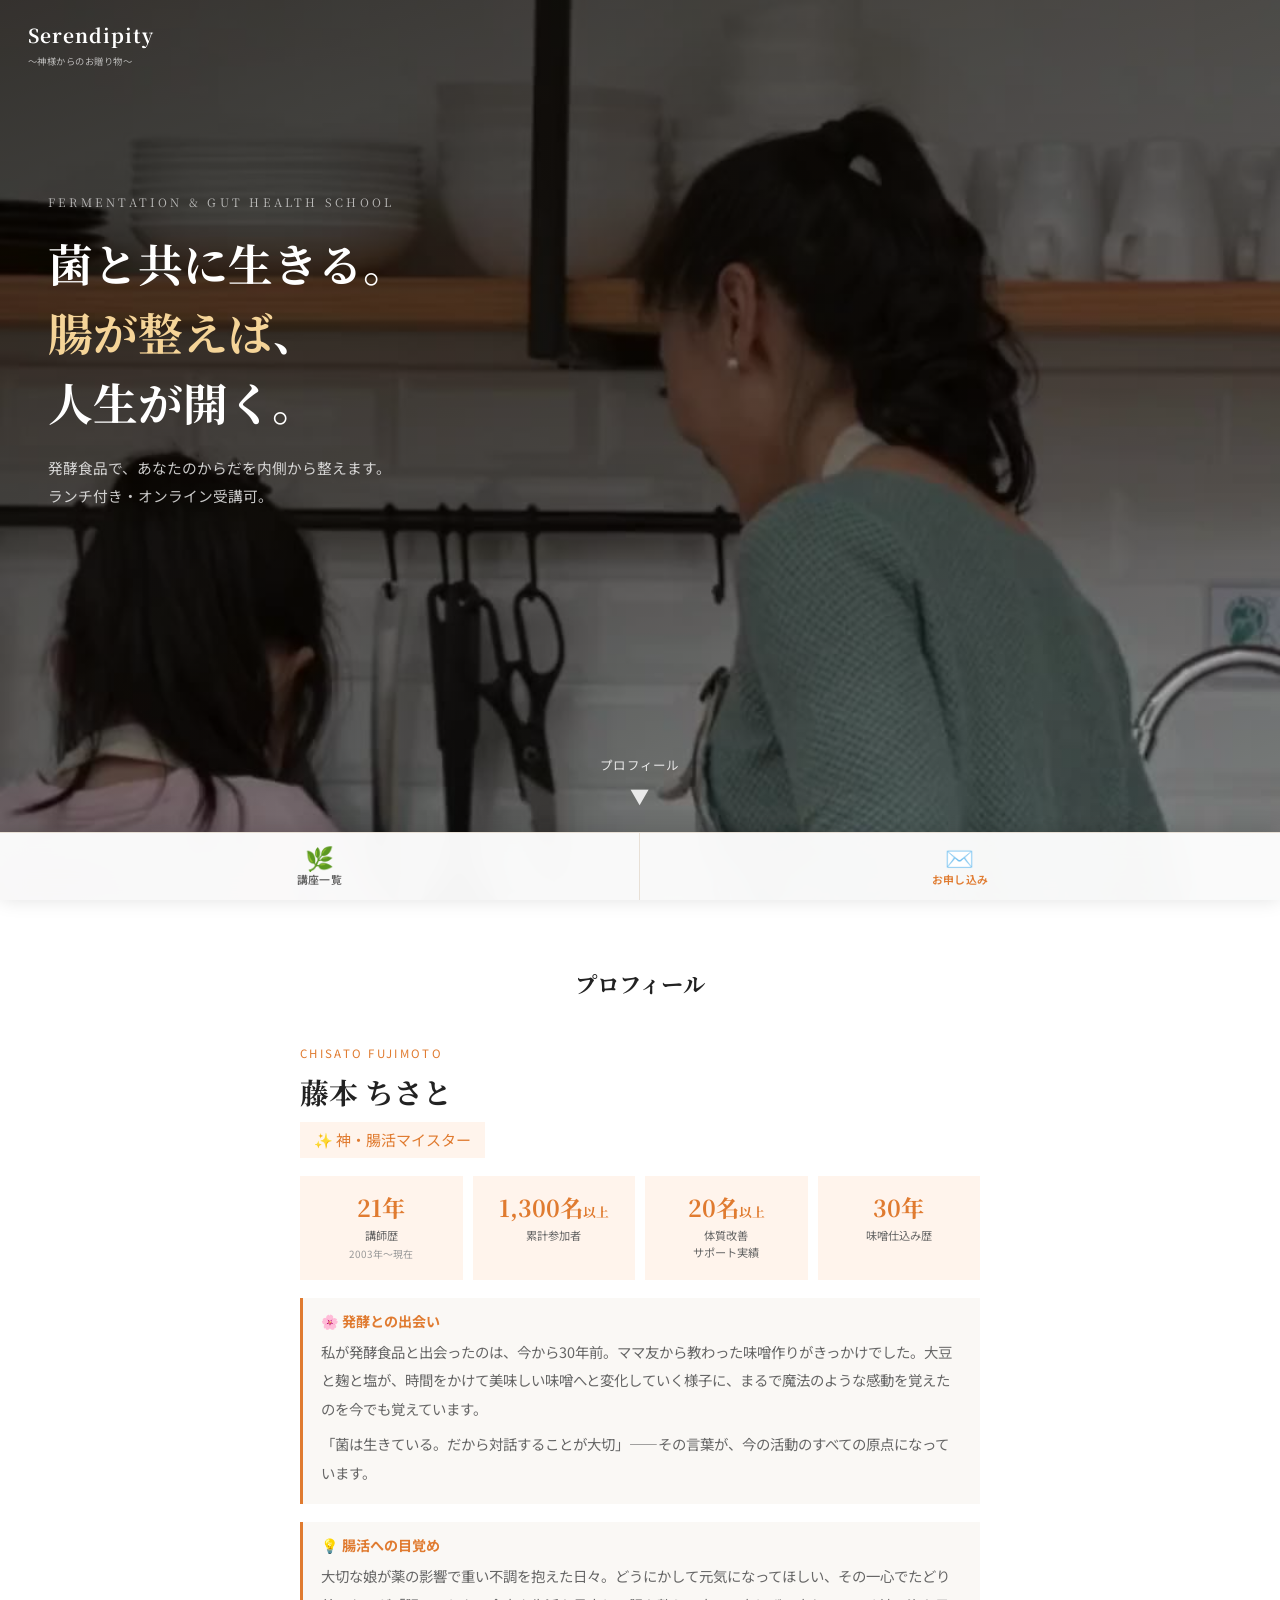
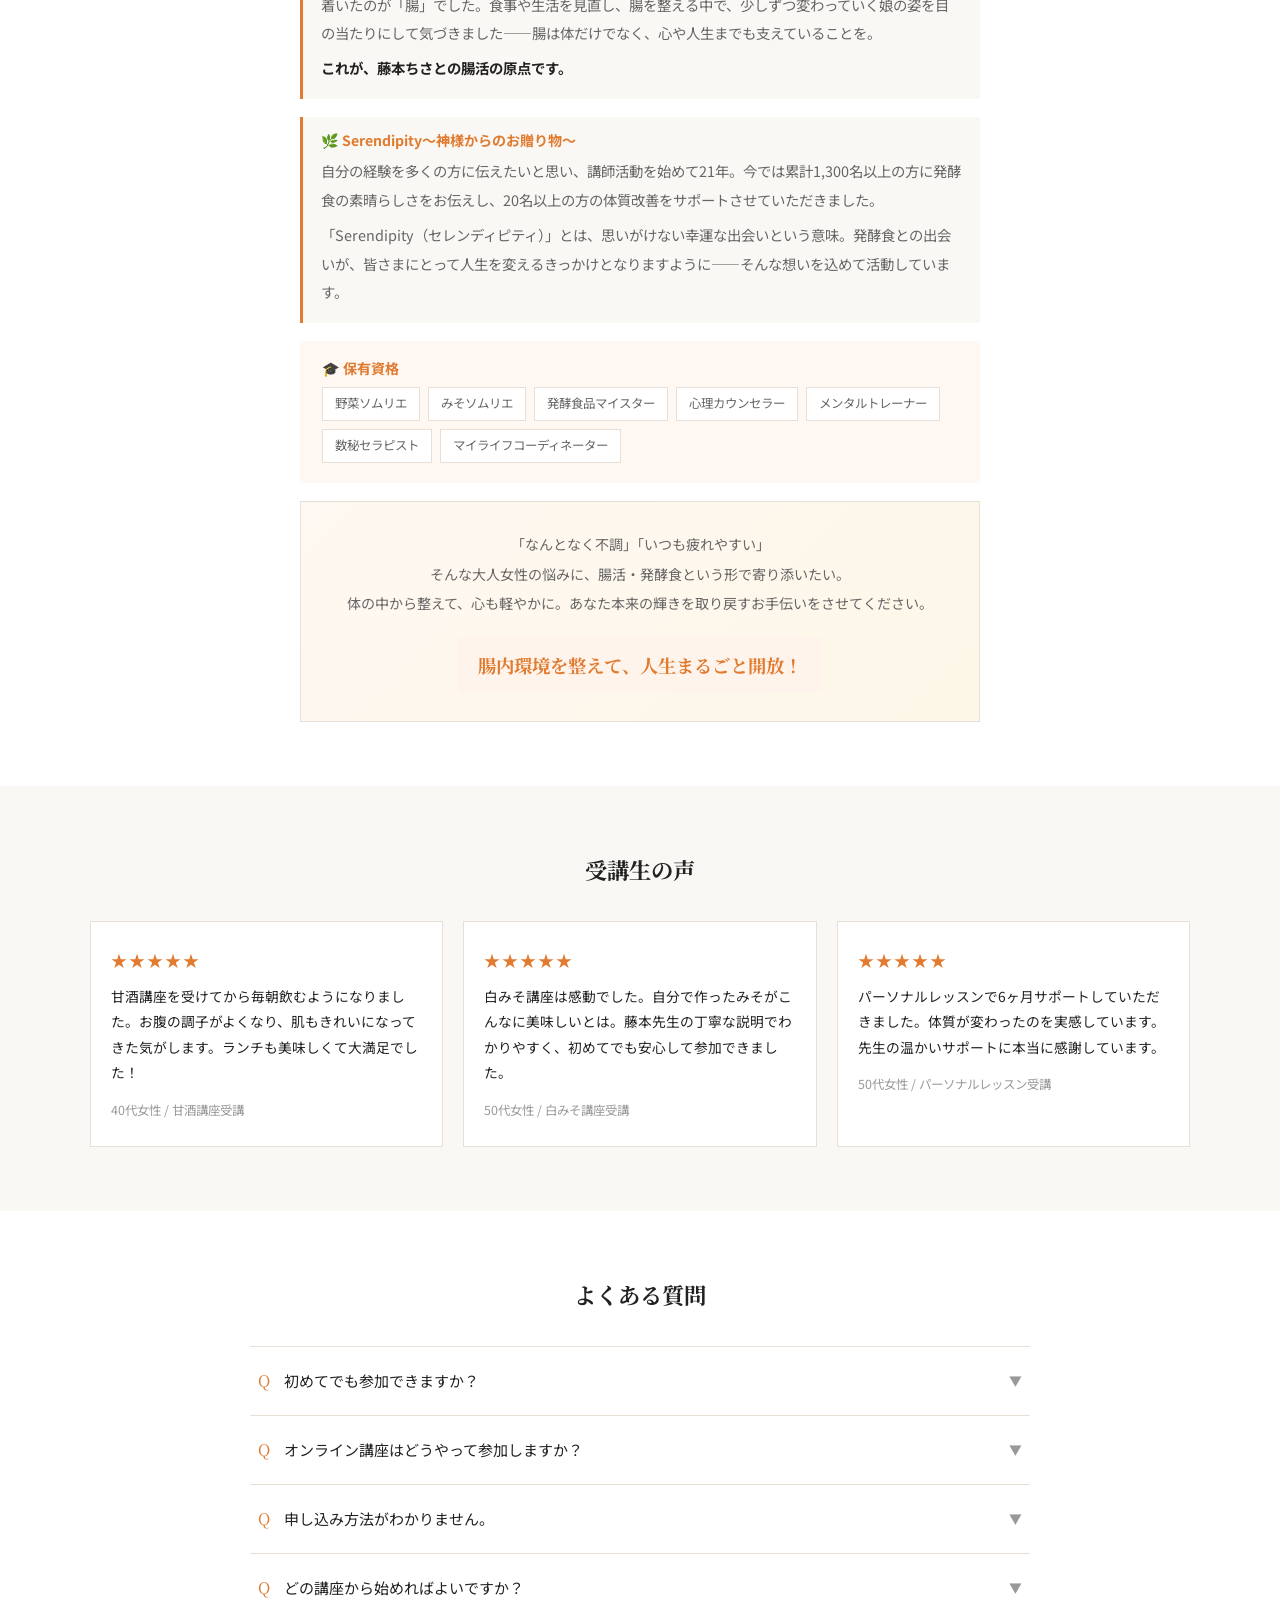
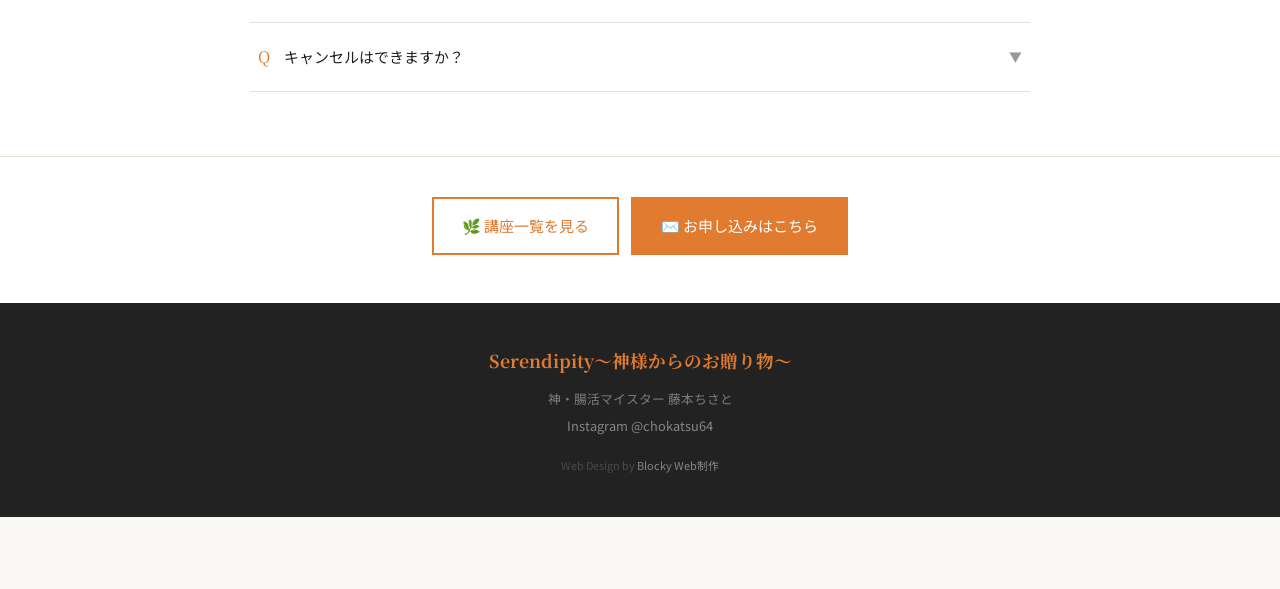
<file: index.html>
<!DOCTYPE html>
<html lang="ja">
<head>
  <meta charset="UTF-8">
  <meta name="viewport" content="width=device-width, initial-scale=1.0">
  <title>Serendipity〜神様からのお贈り物〜 | 発酵・腸活スクール</title>
  <meta name="description" content="神・腸活マイスター 藤本ちさと。甘酒・みそ・キムチ・梅干しなど、発酵食品で腸を整える講座。オンライン受講可。">
  <link rel="icon" href="favicon.svg" type="image/svg+xml">
  <meta property="og:type" content="website">
  <meta property="og:site_name" content="Serendipity〜神様からのお贈り物〜">
  <meta property="og:title" content="Serendipity〜神様からのお贈り物〜 | 発酵・腸活スクール">
  <meta property="og:description" content="神・腸活マイスター 藤本ちさと。甘酒・みそ・キムチ・梅干しなど、発酵食品で腸を整える講座。オンライン受講可。">
  <meta property="og:url" content="https://serendipity-2ca.pages.dev/">
  <meta property="og:image" content="https://serendipity-2ca.pages.dev/images/hero/personal.jpg">
  <meta property="og:locale" content="ja_JP">
  <meta name="twitter:card" content="summary_large_image">
  <link rel="preconnect" href="https://fonts.googleapis.com">
  <link rel="preconnect" href="https://fonts.gstatic.com" crossorigin>
  <link href="https://fonts.googleapis.com/css2?family=Noto+Serif+JP:wght@400;700&family=Noto+Sans+JP:wght@400;500;700&display=swap" rel="stylesheet">
  <style>
    *, *::before, *::after { box-sizing: border-box; margin: 0; padding: 0; }
    :root {
      --orange:  #e07b30;
      --orange2: #c45f18;
      --cream:   #faf8f5;
      --white:   #ffffff;
      --dark:    #222222;
      --gray:    #666666;
      --gray2:   #999999;
      --border:  #e8e0d6;
    }
    html { scroll-behavior: smooth; }
    body {
      font-family: 'Noto Sans JP', -apple-system, BlinkMacSystemFont, 'Hiragino Sans', sans-serif;
      background: var(--cream);
      color: var(--dark);
      font-size: 15px;
      line-height: 1.75;
      -webkit-font-smoothing: antialiased;
      padding-bottom: 72px; /* 下部ナビの高さ分 */
    }

    /* ── HERO（フルスクリーン） ── */
    .hero {
      position: relative; height: 100vh; height: 100svh; min-height: 520px;
      display: flex; align-items: center;
      overflow: hidden; background: #000;
    }
    /* 下にスクロールするとプロフィールが続くことを示す */
    .hero-more {
      position: absolute; left: 50%; bottom: 86px; transform: translateX(-50%); z-index: 3;
      display: flex; flex-direction: column; align-items: center; gap: 4px;
      color: rgba(255,255,255,.85); text-decoration: none; font-size: .78rem; letter-spacing: .1em;
    }
    .hero-more span { font-size: 1.2rem; animation: heroMore 1.6s ease-in-out infinite; }
    @keyframes heroMore { 0%,100% { transform: translateY(0); } 50% { transform: translateY(6px); } }
    .hero-bg { position: absolute; inset: 0; }
    .hero-bg video {
      width: 100%; height: 100%;
      object-fit: cover; object-position: center 20%;
      display: block;
    }
    .hero-ov {
      position: absolute; inset: 0;
      background: linear-gradient(
        160deg,
        rgba(10,5,0,.72) 0%,
        rgba(10,5,0,.48) 55%,
        rgba(10,5,0,.18) 100%
      );
    }

    /* ── ブランドロゴ（左上） ── */
    .hero-brand {
      position: absolute; top: 24px; left: 28px; z-index: 3;
      text-decoration: none;
    }
    .hero-brand-main {
      font-family: 'Noto Serif JP', serif;
      font-size: 1.2rem; font-weight: 700;
      color: #fff; letter-spacing: .05em; line-height: 1;
    }
    .hero-brand-sub {
      font-size: .58rem; color: rgba(255,255,255,.65);
      letter-spacing: .05em; margin-top: 3px; display: block;
    }

    /* ── ヒーローテキスト ── */
    .hero-body {
      position: relative; z-index: 2;
      padding: 0 48px;
      padding-bottom: 22vh; /* 中央より上に */
      max-width: 580px;
    }
    .hero-en {
      font-family: 'Noto Serif JP', serif;
      font-size: .72rem; font-weight: 400;
      color: rgba(255,255,255,.65); letter-spacing: .28em;
      text-transform: uppercase; margin-bottom: 16px;
    }
    .hero h1 {
      font-family: 'Noto Serif JP', serif;
      font-size: clamp(1.8rem, 4.2vw, 2.8rem);
      font-weight: 700; color: #fff;
      line-height: 1.55; margin-bottom: 18px;
    }
    .hero h1 em { color: #f5d498; font-style: normal; }
    .hero-sub {
      font-size: .92rem; color: rgba(255,255,255,.78);
      line-height: 1.9;
    }

    /* ── 下部3ボタン固定ナビ ── */
    .app-nav {
      position: fixed; bottom: 0; left: 0; right: 0; z-index: 300;
      display: grid; grid-template-columns: repeat(2,1fr);
      background: rgba(255,255,255,.96);
      border-top: 1px solid var(--border);
      box-shadow: 0 -2px 20px rgba(0,0,0,.14);
      backdrop-filter: blur(12px);
      -webkit-backdrop-filter: blur(12px);
    }
    .app-nav-btn {
      display: flex; flex-direction: column; align-items: center; gap: 5px;
      padding: 13px 8px 15px;
      text-decoration: none; color: var(--gray);
      font: 600 .68rem/1 'Noto Sans JP',sans-serif;
      letter-spacing: .03em;
      transition: color .15s, background .15s;
      border-right: 1px solid var(--border);
    }
    .app-nav-btn:last-child { border-right: none; }
    .app-nav-btn:hover { color: var(--orange); background: rgba(224,123,48,.05); }
    .app-nav-btn--main { color: var(--orange); }
    .app-nav-icon { font-size: 1.45rem; line-height: 1; }

    /* ── SECTION ── */
    .sec { padding: 64px 48px; }
    .sec.bg-wh { background: var(--white); }
    .sec-hd { margin-bottom: 32px; }
    .sec-hd.center { text-align: center; }
    .sec-ttl {
      font-family: 'Noto Serif JP', serif;
      font-size: 1.4rem; font-weight: 700;
      color: var(--dark); margin-bottom: 6px;
    }

    /* ── PROFILE ── */
    .profile-inner { max-width: 680px; margin: 0 auto; }
    .profile-body { display: flex; flex-direction: column; gap: 18px; padding-top: 8px; }
    .profile-name-en { font-size: .72rem; letter-spacing: .2em; color: var(--orange); text-transform: uppercase; margin-bottom: 4px; }
    .profile-name { font-family: 'Noto Serif JP',serif; font-size: 1.8rem; font-weight: 700; color: var(--dark); margin-bottom: 4px; }
    .profile-title {
      display: inline-block; background: #fff4ec; color: var(--orange);
      font: 700 .82rem/1 inherit; padding: 5px 14px; border-radius: 0;
    }
    .profile-p { font-size: .9rem; color: var(--gray); line-height: 2.0; }
    .profile-stat {
      background: var(--cream); padding: 18px 22px;
      display: flex; align-items: center; gap: 14px;
    }
    .profile-stat-num { font-family: 'Noto Serif JP',serif; font-size: 2rem; font-weight: 700; color: var(--orange); white-space: nowrap; }
    .profile-stat-txt { font-size: .84rem; color: var(--gray); line-height: 1.7; }

    /* ── VOICE ── */
    .voice-grid { display: grid; grid-template-columns: repeat(3,1fr); gap: 20px; max-width: 1100px; margin: 0 auto; }
    .voice-card {
      background: var(--white); padding: 24px 20px;
      border: 1px solid var(--border);
    }
    .voice-stars { color: var(--orange); font-size: 1rem; margin-bottom: 10px; letter-spacing: 2px; }
    .voice-text { font-size: .86rem; color: var(--dark); line-height: 1.85; margin-bottom: 14px; }
    .voice-who { font-size: .78rem; color: var(--gray2); }

    /* ── FAQ ── */
    .faq-list { max-width: 780px; margin: 0 auto; display: flex; flex-direction: column; gap: 0; border-top: 1px solid var(--border); }
    .faq-item { border-bottom: 1px solid var(--border); }
    .faq-q {
      display: flex; align-items: center; gap: 14px;
      padding: 20px 8px; cursor: pointer;
      font: 700 .96rem/1.5 inherit; color: var(--dark); user-select: none;
    }
    .faq-q-lbl { color: var(--orange); font-family: 'Noto Serif JP',serif; font-size: 1rem; flex-shrink: 0; }
    .faq-arr { margin-left: auto; color: var(--gray2); transition: transform .2s; font-size: .8rem; }
    .faq-item.open .faq-arr { transform: rotate(180deg); }
    .faq-a { display: none; padding: 0 8px 20px 34px; font-size: .9rem; color: var(--gray); line-height: 1.9; }
    .faq-item.open .faq-a { display: block; }

    /* ── PAGE NAV ── */
    .page-nav {
      display: flex; flex-wrap: wrap; gap: 12px;
      justify-content: center; padding: 40px 24px 48px;
      background: var(--white); border-top: 1px solid var(--border);
    }
    .page-nav-btn {
      display: inline-flex; align-items: center; gap: 6px;
      padding: 14px 28px; border: 2px solid var(--orange);
      color: var(--orange); font: 700 .9rem/1 inherit;
      text-decoration: none; border-radius: 0; transition: all .15s;
    }
    .page-nav-btn:hover { background: var(--orange); color: #fff; }
    .page-nav-btn.primary { background: var(--orange); color: #fff; }
    .page-nav-btn.primary:hover { background: var(--orange2); }

    /* ── FOOTER ── */
    footer {
      background: var(--dark); color: rgba(255,255,255,.4);
      text-align: center; padding: 40px 28px;
      font-size: .8rem; line-height: 2.1;
    }
    footer .f-brand { font-family: 'Noto Serif JP',serif; color: var(--orange); font-size: 1.1rem; font-weight: 700; display: block; margin-bottom: 6px; }
    footer a { color: rgba(255,255,255,.45); text-decoration: none; }
    .powered { margin-top: 14px; font-size: .68rem; color: rgba(255,255,255,.18); }

    /* ── MOBILE ── */
    @media (max-width: 900px) {
      .hdr { padding: 0 20px; }
      .hdr-nav { gap: 16px; }
      .sec { padding: 52px 20px; }
      .voice-grid { grid-template-columns: 1fr; }
      .page-hero { padding: 32px 20px 28px; }
    }
    /* ── PROFILE STATS ── */
    .profile-stats {
      display: grid; grid-template-columns: repeat(4,1fr); gap: 10px;
    }
    .pstat {
      background: #fff4ec; padding: 18px 10px; text-align: center;
    }
    .pstat-num {
      font-family: 'Noto Serif JP',serif; font-size: 1.45rem; font-weight: 700;
      color: var(--orange); line-height: 1.2; margin-bottom: 5px;
    }
    .pstat-lbl { font-size: .7rem; color: var(--gray); line-height: 1.55; }
    .pstat-lbl small { display: block; color: var(--gray2); font-size: .62rem; margin-top: 2px; }

    /* ── PROFILE STORY CARDS ── */
    .profile-story {
      border-left: 3px solid var(--orange); padding: 16px 18px;
      background: var(--cream); display: flex; flex-direction: column; gap: 6px;
    }
    .profile-story-ttl {
      font: 700 .88rem/1 'Noto Sans JP',sans-serif; color: var(--orange); margin-bottom: 4px;
    }
    .profile-emph { font-weight: 700 !important; color: var(--dark) !important; }

    /* ── PROFILE CERTS ── */
    .profile-certs { background: #fff8f2; padding: 20px 22px; }
    .profile-certs-ttl {
      font: 700 .88rem/1 'Noto Sans JP',sans-serif; color: var(--orange); margin-bottom: 12px;
    }
    .profile-certs-grid { display: flex; flex-wrap: wrap; gap: 8px; }
    .cert-tag {
      display: inline-block; background: var(--white);
      border: 1px solid var(--border); color: var(--gray);
      font-size: .78rem; padding: 5px 12px;
    }

    /* ── PROFILE MESSAGE ── */
    .profile-msg {
      background: linear-gradient(135deg, #fff8f2 0%, #fdf7e8 100%);
      padding: 28px 24px; text-align: center; border: 1px solid var(--border);
    }
    .profile-msg-quote {
      font-size: .88rem; color: var(--gray); line-height: 2.1; margin-bottom: 18px;
    }
    .profile-msg-main {
      font-family: 'Noto Serif JP',serif; font-size: 1.15rem; font-weight: 700;
      color: var(--orange); background: #fff4ec; padding: 12px 20px; display: inline-block;
    }

    @media (max-width: 560px) {
      .hdr-nav { display: none; }
      .hamburger { display: flex; }
      .profile-stats { grid-template-columns: repeat(2,1fr); }
      .page-nav { flex-direction: column; align-items: stretch; padding: 28px 20px 36px; }
      .page-nav-btn { justify-content: center; }
    }
    /* ── MOBILE ── */
    @media (max-width: 560px) {
      .hero-body { padding: 0 24px; padding-bottom: 18vh; }
      .hero h1 { font-size: 1.7rem; }
      .hero-sub { font-size: .84rem; }
      .app-nav-btn { padding: 11px 6px 13px; }
      .app-nav-icon { font-size: 1.3rem; }
    }
  </style>
</head>
<body>

<!-- HERO -->
<section class="hero">
  <div class="hero-bg">
    <video autoplay muted loop playsinline poster="images/intro-poster.jpg">
      <source src="images/intro.mp4" type="video/mp4">
    </video>
  </div>
  <div class="hero-ov"></div>

  <!-- ブランドロゴ -->
  <a href="index.html" class="hero-brand">
    <span class="hero-brand-main">Serendipity</span>
    <span class="hero-brand-sub">〜神様からのお贈り物〜</span>
  </a>

  <!-- テキスト -->
  <div class="hero-body">
    <p class="hero-en">Fermentation &amp; Gut Health School</p>
    <h1>菌と共に生きる。<br><em>腸が整えば</em>、<br>人生が開く。</h1>
    <p class="hero-sub">発酵食品で、あなたのからだを内側から整えます。<br>ランチ付き・オンライン受講可。</p>
  </div>

  <a href="#profile" class="hero-more">プロフィール<span>▼</span></a>
</section>

<!-- PROFILE -->
<section class="sec bg-wh" id="profile">
  <div class="sec-hd center"><h2 class="sec-ttl">プロフィール</h2></div>
  <div class="profile-inner">
    <div class="profile-body">

      <!-- 名前・肩書き -->
      <div>
        <div class="profile-name-en">Chisato Fujimoto</div>
        <div class="profile-name">藤本 ちさと</div>
        <span class="profile-title">✨ 神・腸活マイスター</span>
      </div>

      <!-- 実績数字 -->
      <div class="profile-stats">
        <div class="pstat">
          <div class="pstat-num">21年</div>
          <div class="pstat-lbl">講師歴<small>2003年〜現在</small></div>
        </div>
        <div class="pstat">
          <div class="pstat-num">1,300名<span style="font-size:.8rem">以上</span></div>
          <div class="pstat-lbl">累計参加者</div>
        </div>
        <div class="pstat">
          <div class="pstat-num">20名<span style="font-size:.8rem">以上</span></div>
          <div class="pstat-lbl">体質改善<br>サポート実績</div>
        </div>
        <div class="pstat">
          <div class="pstat-num">30年</div>
          <div class="pstat-lbl">味噌仕込み歴</div>
        </div>
      </div>

      <!-- ストーリー：発酵との出会い -->
      <div class="profile-story">
        <div class="profile-story-ttl">🌸 発酵との出会い</div>
        <p class="profile-p">私が発酵食品と出会ったのは、今から30年前。ママ友から教わった味噌作りがきっかけでした。大豆と麹と塩が、時間をかけて美味しい味噌へと変化していく様子に、まるで魔法のような感動を覚えたのを今でも覚えています。</p>
        <p class="profile-p">「菌は生きている。だから対話することが大切」——その言葉が、今の活動のすべての原点になっています。</p>
      </div>

      <!-- ストーリー：腸活への目覚め -->
      <div class="profile-story">
        <div class="profile-story-ttl">💡 腸活への目覚め</div>
        <p class="profile-p">大切な娘が薬の影響で重い不調を抱えた日々。どうにかして元気になってほしい、その一心でたどり着いたのが「腸」でした。食事や生活を見直し、腸を整える中で、少しずつ変わっていく娘の姿を目の当たりにして気づきました——腸は体だけでなく、心や人生までも支えていることを。</p>
        <p class="profile-p profile-emph">これが、藤本ちさとの腸活の原点です。</p>
      </div>

      <!-- ストーリー：Serendipityの由来 -->
      <div class="profile-story">
        <div class="profile-story-ttl">🌿 Serendipity〜神様からのお贈り物〜</div>
        <p class="profile-p">自分の経験を多くの方に伝えたいと思い、講師活動を始めて21年。今では累計1,300名以上の方に発酵食の素晴らしさをお伝えし、20名以上の方の体質改善をサポートさせていただきました。</p>
        <p class="profile-p">「Serendipity（セレンディピティ）」とは、思いがけない幸運な出会いという意味。発酵食との出会いが、皆さまにとって人生を変えるきっかけとなりますように——そんな想いを込めて活動しています。</p>
      </div>

      <!-- 保有資格 -->
      <div class="profile-certs">
        <div class="profile-certs-ttl">🎓 保有資格</div>
        <div class="profile-certs-grid">
          <span class="cert-tag">野菜ソムリエ</span>
          <span class="cert-tag">みそソムリエ</span>
          <span class="cert-tag">発酵食品マイスター</span>
          <span class="cert-tag">心理カウンセラー</span>
          <span class="cert-tag">メンタルトレーナー</span>
          <span class="cert-tag">数秘セラピスト</span>
          <span class="cert-tag">マイライフコーディネーター</span>
        </div>
      </div>

      <!-- 想い・メッセージ -->
      <div class="profile-msg">
        <p class="profile-msg-quote">「なんとなく不調」「いつも疲れやすい」<br>そんな大人女性の悩みに、腸活・発酵食という形で寄り添いたい。<br>体の中から整えて、心も軽やかに。あなた本来の輝きを取り戻すお手伝いをさせてください。</p>
        <div class="profile-msg-main">腸内環境を整えて、人生まるごと開放！</div>
      </div>

    </div>
  </div>
</section>

<!-- VOICE -->
<section class="sec" id="voice">
  <div class="sec-hd center"><h2 class="sec-ttl">受講生の声</h2></div>
  <div class="voice-grid">
    <div class="voice-card">
      <div class="voice-stars">★★★★★</div>
      <p class="voice-text">甘酒講座を受けてから毎朝飲むようになりました。お腹の調子がよくなり、肌もきれいになってきた気がします。ランチも美味しくて大満足でした！</p>
      <div class="voice-who">40代女性 / 甘酒講座受講</div>
    </div>
    <div class="voice-card">
      <div class="voice-stars">★★★★★</div>
      <p class="voice-text">白みそ講座は感動でした。自分で作ったみそがこんなに美味しいとは。藤本先生の丁寧な説明でわかりやすく、初めてでも安心して参加できました。</p>
      <div class="voice-who">50代女性 / 白みそ講座受講</div>
    </div>
    <div class="voice-card">
      <div class="voice-stars">★★★★★</div>
      <p class="voice-text">パーソナルレッスンで6ヶ月サポートしていただきました。体質が変わったのを実感しています。先生の温かいサポートに本当に感謝しています。</p>
      <div class="voice-who">50代女性 / パーソナルレッスン受講</div>
    </div>
  </div>
</section>

<!-- FAQ -->
<section class="sec bg-wh" id="faq">
  <div class="sec-hd center"><h2 class="sec-ttl">よくある質問</h2></div>
  <div class="faq-list">
    <div class="faq-item">
      <div class="faq-q"><span class="faq-q-lbl">Q</span>初めてでも参加できますか？<span class="faq-arr">▼</span></div>
      <div class="faq-a">はい、もちろんです。発酵食品が初めての方、料理が苦手な方も大歓迎です。わかりやすく丁寧にお伝えしますので、安心してご参加ください。</div>
    </div>
    <div class="faq-item">
      <div class="faq-q"><span class="faq-q-lbl">Q</span>オンライン講座はどうやって参加しますか？<span class="faq-arr">▼</span></div>
      <div class="faq-a">Zoomを使ったオンライン形式で行います。事前に材料をご用意いただくか、キットを郵送してお届けします。スマートフォン・パソコンどちらでも参加できます。</div>
    </div>
    <div class="faq-item">
      <div class="faq-q"><span class="faq-q-lbl">Q</span>申し込み方法がわかりません。<span class="faq-arr">▼</span></div>
      <div class="faq-a">お申し込みページで講座と日にち・人数を選び、「LINEで申し込む」を押すと、選んだ内容が入ったLINEが開きます。そのまま送信し、こちらから確認のご連絡をした時点でお申し込み完了です。うまくいかない場合は、<a href="https://line.me/R/ti/p/@dls2613o" target="_blank" style="color:#06c755;font-weight:700;">公式LINE</a>を友だち追加して「講座名・お名前・ご希望の日にち」をメッセージで送ってください。</div>
    </div>
    <div class="faq-item">
      <div class="faq-q"><span class="faq-q-lbl">Q</span>どの講座から始めればよいですか？<span class="faq-arr">▼</span></div>
      <div class="faq-a">迷った方は「甘酒講座（¥4,000）」がおすすめです。発酵の基本がわかり、初めての方にも体験しやすいと人気があります。</div>
    </div>
    <div class="faq-item">
      <div class="faq-q"><span class="faq-q-lbl">Q</span>キャンセルはできますか？<span class="faq-arr">▼</span></div>
      <div class="faq-a">はい、可能です。開催日の3日前までにご連絡ください。詳細はお申し込み後にご案内します。</div>
    </div>
  </div>
</section>

<!-- PAGE NAV -->
<div class="page-nav">
  <a href="courses.html" class="page-nav-btn">🌿 講座一覧を見る</a>
  <a href="apply.html" class="page-nav-btn primary">✉️ お申し込みはこちら</a>
</div>

<!-- FOOTER -->
<footer>
  <span class="f-brand">Serendipity〜神様からのお贈り物〜</span>
  神・腸活マイスター 藤本ちさと<br>
  <a href="https://www.instagram.com/chokatsu64/" target="_blank">Instagram @chokatsu64</a>
  <div class="powered">Web Design by <a href="#">Blocky Web制作</a></div>
</footer>



<!-- 下部3ボタン固定ナビ -->
<nav class="app-nav">
  <a href="courses.html" class="app-nav-btn">
    <span class="app-nav-icon">🌿</span>講座一覧
  </a>
  <a href="apply.html" class="app-nav-btn app-nav-btn--main">
    <span class="app-nav-icon">✉️</span>お申し込み
  </a>
</nav>

<script>
  // FAQ
  document.querySelectorAll('.faq-q').forEach(function(q) {
    q.addEventListener('click', function() {
      q.closest('.faq-item').classList.toggle('open');
    });
  });
</script>
</body>
</html>
</file>
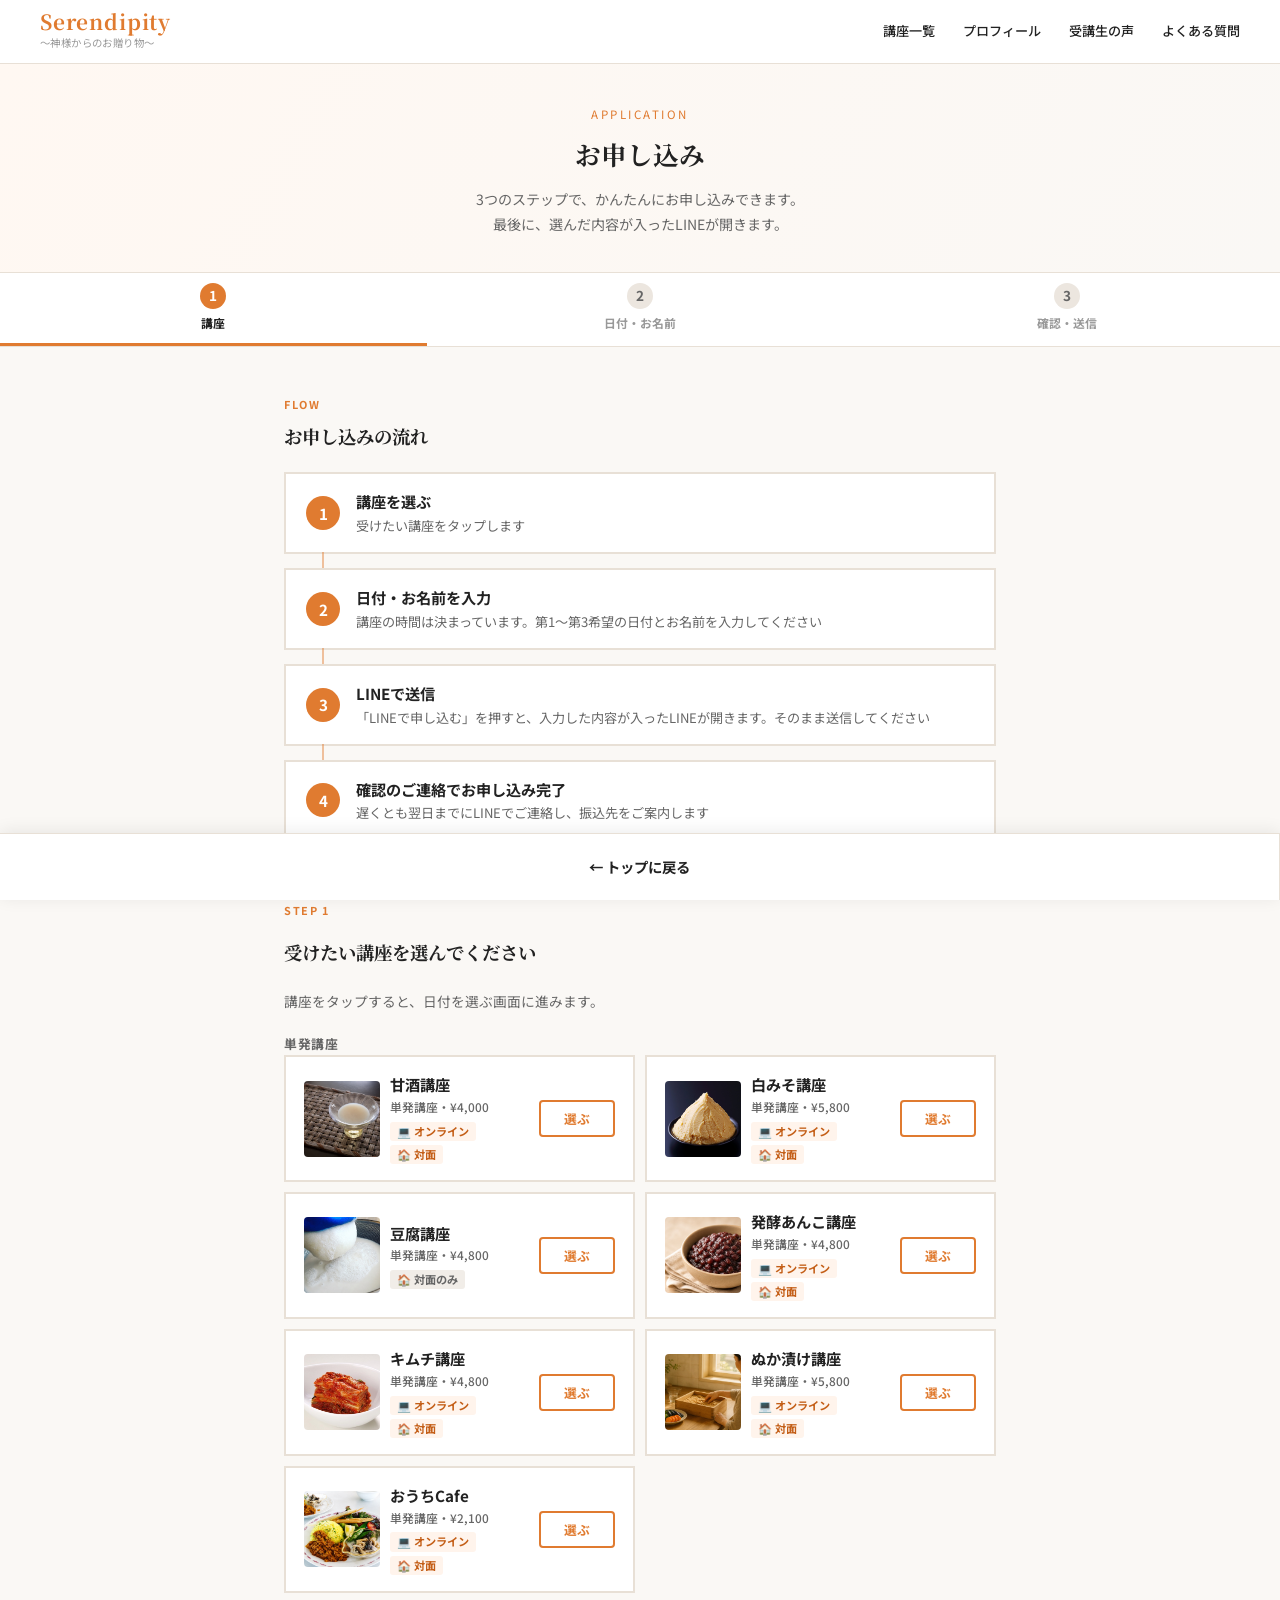
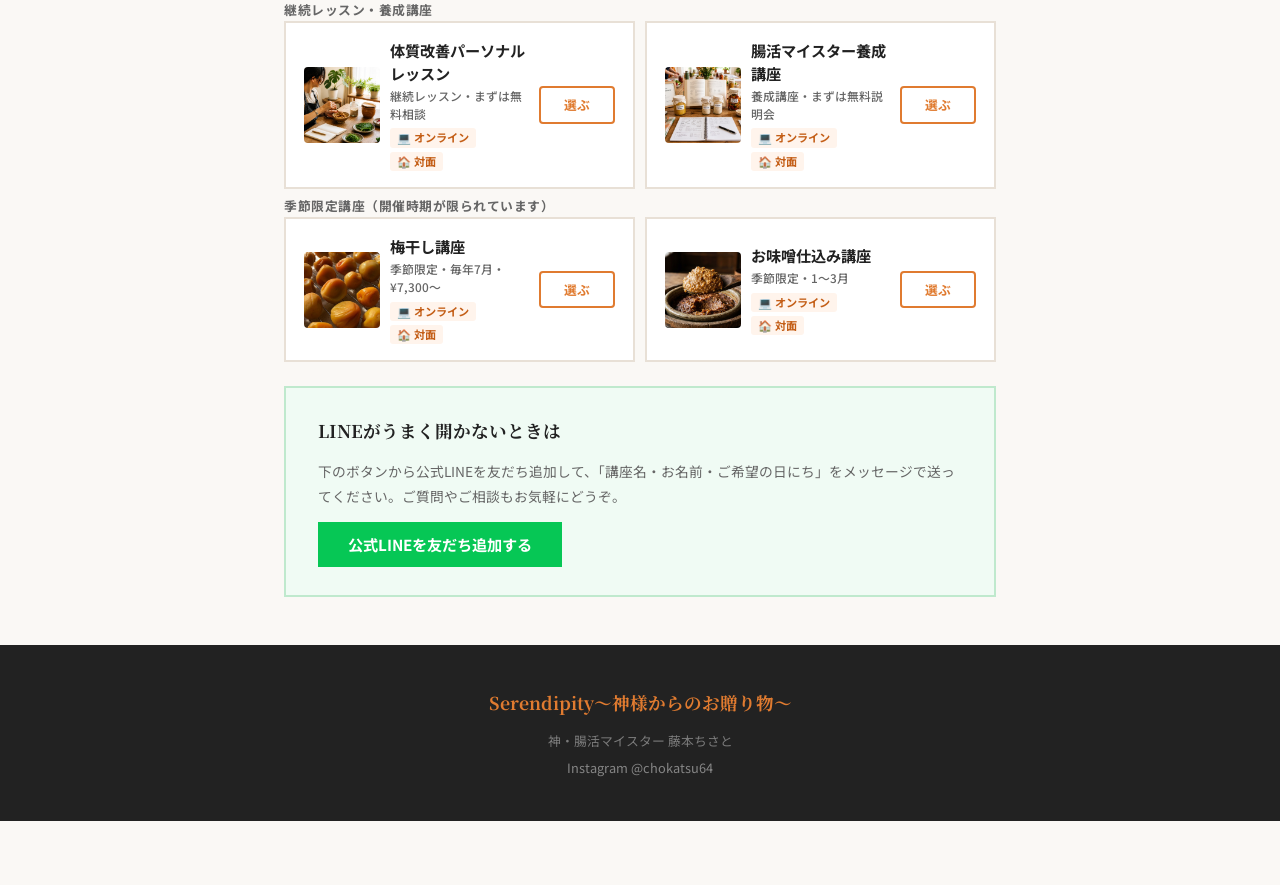
<file: apply.html>
<!DOCTYPE html>
<html lang="ja">
<head>
  <meta charset="UTF-8">
  <meta name="viewport" content="width=device-width, initial-scale=1.0">
  <title>お申し込み | Serendipity〜神様からのお贈り物〜</title>
  <meta name="description" content="Serendipity 発酵・腸活スクールのお申し込みページ。単発講座・継続レッスン・養成講座・季節限定講座のお申し込みはこちらから。">
  <link rel="icon" href="favicon.svg" type="image/svg+xml">
  <meta property="og:type" content="website">
  <meta property="og:site_name" content="Serendipity〜神様からのお贈り物〜">
  <meta property="og:title" content="お申し込み | Serendipity〜神様からのお贈り物〜">
  <meta property="og:description" content="Serendipity 発酵・腸活スクールのお申し込みページ。単発講座・継続レッスン・養成講座・季節限定講座のお申し込みはこちらから。">
  <meta property="og:url" content="https://serendipity-2ca.pages.dev/apply.html">
  <meta property="og:image" content="https://serendipity-2ca.pages.dev/images/hero/personal.jpg">
  <meta property="og:locale" content="ja_JP">
  <meta name="twitter:card" content="summary_large_image">
  <link rel="preconnect" href="https://fonts.googleapis.com">
  <link rel="preconnect" href="https://fonts.gstatic.com" crossorigin>
  <link href="https://fonts.googleapis.com/css2?family=Noto+Serif+JP:wght@400;700&family=Noto+Sans+JP:wght@400;500;700&display=swap" rel="stylesheet">
  <style>
    *, *::before, *::after { box-sizing: border-box; margin: 0; padding: 0; }
    :root {
      --orange:  #e07b30;
      --orange2: #c45f18;
      --cream:   #faf8f5;
      --white:   #ffffff;
      --dark:    #222222;
      --gray:    #666666;
      --gray2:   #999999;
      --border:  #e8e0d6;
      --line:    #06c755;
    }
    html { scroll-behavior: smooth; }
    body {
      font-family: 'Noto Sans JP', -apple-system, BlinkMacSystemFont, 'Hiragino Sans', sans-serif;
      background: var(--cream);
      color: var(--dark);
      font-size: 15px;
      line-height: 1.75;
      -webkit-font-smoothing: antialiased;
      padding-bottom: 64px;
      min-height: 100vh;
    }

    /* ── HEADER ── */
    .hdr {
      position: fixed; top: 0; left: 0; right: 0; z-index: 200;
      background: var(--white);
      border-bottom: 1px solid var(--border);
      height: 64px;
      display: flex; align-items: center; justify-content: space-between;
      padding: 0 40px;
    }
    .hdr-brand { text-decoration: none; display: flex; flex-direction: column; }
    .hdr-brand-main {
      font-family: 'Noto Serif JP', serif;
      font-size: 1.3rem; font-weight: 700;
      color: var(--orange); letter-spacing: .04em; line-height: 1;
    }
    .hdr-brand-sub { font-size: .65rem; color: var(--gray2); letter-spacing: .04em; margin-top: 2px; }
    .hdr-nav { display: flex; align-items: center; gap: 28px; }
    .hdr-nav a {
      font-size: .82rem; font-weight: 500; color: var(--dark);
      text-decoration: none; transition: color .15s;
    }
    .hdr-nav a:hover { color: var(--orange); }
    .hamburger {
      display: none; flex-direction: column; justify-content: center;
      gap: 5px; width: 36px; height: 36px; cursor: pointer;
      background: none; border: none; padding: 4px;
    }
    .hamburger span { display: block; width: 24px; height: 2px; background: var(--dark); transition: all .25s; }
    .hamburger.open span:nth-child(1) { transform: rotate(45deg) translate(5px,5px); }
    .hamburger.open span:nth-child(2) { opacity: 0; }
    .hamburger.open span:nth-child(3) { transform: rotate(-45deg) translate(5px,-5px); }
    .mobile-nav-overlay {
      display: none; position: fixed; inset: 0; background: rgba(0,0,0,.45); z-index: 190;
    }
    .mobile-nav-overlay.open { display: block; }
    .mobile-nav-panel {
      position: fixed; top: 0; right: -100%; width: 75%; max-width: 280px;
      height: 100%; background: var(--white); z-index: 195;
      padding: 80px 28px 32px; transition: right .3s;
      border-left: 1px solid var(--border); overflow-y: auto;
    }
    .mobile-nav-panel.open { right: 0; }
    .mobile-nav-panel a {
      display: block; padding: 14px 0;
      border-bottom: 1px solid var(--border);
      font: 500 1rem/1 'Noto Sans JP',sans-serif;
      color: var(--dark); text-decoration: none;
    }
    .mobile-nav-panel a:hover { color: var(--orange); }
    .mobile-nav-panel .mnav-cta {
      display: block; margin-top: 24px;
      background: var(--orange); color: #fff;
      padding: 14px; text-align: center; font-weight: 700; border-radius: 0;
    }

    /* ── PAGE HERO ── */
    .page-hero {
      margin-top: 64px;
      background: linear-gradient(120deg, #fff8f2 0%, #faf8f5 100%);
      border-bottom: 1px solid var(--border);
      padding: 40px 48px 36px;
      text-align: center;
    }
    .page-hero-en { font-size: .72rem; letter-spacing: .22em; color: var(--orange); text-transform: uppercase; margin-bottom: 8px; }
    .page-hero h1 {
      font-family: 'Noto Serif JP', serif;
      font-size: 1.6rem; font-weight: 700; color: var(--dark);
    }
    .page-hero-sub { margin-top: 10px; font-size: .88rem; color: var(--gray); }

    /* ── APPLY CARDS ── */
    .apply-wrap {
      max-width: 760px; margin: 0 auto;
      padding: 60px 24px 48px;
      display: flex; flex-direction: column; gap: 24px;
    }
    .apply-card {
      background: var(--white); border: 2px solid var(--border);
      padding: 36px 40px;
      display: flex; flex-direction: column; gap: 14px;
      transition: border-color .2s, box-shadow .2s;
    }
    .apply-card:hover { border-color: var(--orange); box-shadow: 0 4px 20px rgba(224,123,48,.12); }
    .apply-card-label {
      font-size: .68rem; font-weight: 700; letter-spacing: .14em;
      text-transform: uppercase; color: var(--orange);
    }
    .apply-card h2 {
      font-family: 'Noto Serif JP', serif;
      font-size: 1.3rem; font-weight: 700; color: var(--dark); line-height: 1.5;
    }
    .apply-card p { font-size: .88rem; color: var(--gray); line-height: 1.85; }
    .apply-card-tags { display: flex; flex-wrap: wrap; gap: 6px; }
    .apply-tag {
      display: inline-block; background: #fff4ec; color: var(--orange);
      font: 600 .72rem/1 inherit; padding: 4px 10px; letter-spacing: .03em;
    }
    .apply-btn {
      display: inline-flex; align-items: center; justify-content: center; gap: 8px;
      padding: 16px 32px; font: 700 1rem/1 'Noto Sans JP',sans-serif;
      text-decoration: none; border: 2px solid var(--orange);
      transition: all .15s; align-self: flex-start;
    }
    .apply-btn.primary { background: var(--orange); color: #fff; }
    .apply-btn.primary:hover { background: var(--orange2); border-color: var(--orange2); }
    .apply-btn.outline { background: transparent; color: var(--orange); }
    .apply-btn.outline:hover { background: var(--orange); color: #fff; }

    /* ── FIXED BOTTOM BAR ── */
    .fixed-bar {
      position: fixed; bottom: 0; left: 0; right: 0; z-index: 300;
      display: flex; background: var(--white);
      border-top: 1px solid var(--border);
      box-shadow: 0 -2px 16px rgba(0,0,0,.08);
    }
    .fixed-bar-back {
      flex: 1; display: flex; align-items: center; justify-content: center; gap: 6px;
      background: var(--white); color: var(--dark); padding: 26px 20px;
      font: 700 .9rem/1 'Noto Sans JP',sans-serif; text-decoration: none; transition: background .15s;
      border-right: 1px solid var(--border);
    }
    .fixed-bar-back:hover { background: var(--cream); }
    .fixed-bar-apply {
      flex: 1; display: flex; align-items: center; justify-content: center; gap: 8px;
      background: var(--orange); color: #fff; padding: 26px 20px;
      font: 700 .9rem/1 'Noto Sans JP',sans-serif; text-decoration: none; transition: background .15s;
    }
    .fixed-bar-apply:hover { background: var(--orange2); }

    /* ── CANCEL POLICY ── */
    .cancel-section {
      max-width: 760px; margin: 0 auto;
      padding: 0 24px 56px;
    }
    .cancel-box {
      background: var(--white); border: 2px solid var(--border);
      padding: 36px 40px;
    }
    .cancel-heading {
      font-family: 'Noto Serif JP', serif;
      font-size: 1.15rem; font-weight: 700; color: var(--dark);
      margin-bottom: 6px;
    }
    .cancel-heading-en {
      font-size: .68rem; font-weight: 700; letter-spacing: .14em;
      text-transform: uppercase; color: var(--orange); margin-bottom: 16px;
    }
    .cancel-table {
      width: 100%; border-collapse: collapse; margin: 20px 0 24px;
      font-size: .88rem;
    }
    .cancel-table th, .cancel-table td {
      padding: 12px 16px; text-align: left;
      border-bottom: 1px solid var(--border);
    }
    .cancel-table th {
      background: #fff4ec; color: var(--orange);
      font-weight: 700; font-size: .78rem; letter-spacing: .04em;
    }
    .cancel-table tr:last-child td { border-bottom: none; }
    .cancel-table .fee-free { color: #059669; font-weight: 700; }
    .cancel-table .fee-half { color: #d97706; font-weight: 700; }
    .cancel-table .fee-full { color: #dc2626; font-weight: 700; }
    .cancel-notes { display: flex; flex-direction: column; gap: 10px; margin-top: 4px; }
    .cancel-note {
      display: flex; align-items: flex-start; gap: 10px;
      font-size: .85rem; color: var(--gray); line-height: 1.7;
    }
    .cancel-note-icon {
      flex-shrink: 0; width: 22px; height: 22px;
      background: #fff4ec; color: var(--orange);
      border-radius: 50%; display: flex; align-items: center; justify-content: center;
      font-size: .72rem; font-weight: 700; margin-top: 1px;
    }
    @media (max-width: 560px) {
      .cancel-section { padding: 0 16px 48px; }
      .cancel-box { padding: 24px 20px; }
      .cancel-table th, .cancel-table td { padding: 10px 12px; }
    }

    /* ── FLOW ── */
    .flow { max-width: 760px; margin: 0 auto; padding: 48px 24px 0; }
    .sec-label { font-size: .68rem; font-weight: 700; letter-spacing: .14em; text-transform: uppercase; color: var(--orange); margin-bottom: 6px; }
    .sec-ttl { font-family: 'Noto Serif JP', serif; font-size: 1.15rem; font-weight: 700; margin-bottom: 20px; }
    .flow-steps { list-style: none; display: flex; flex-direction: column; gap: 14px; }
    .flow-step { background: var(--white); border: 2px solid var(--border); padding: 16px 20px; display: flex; align-items: center; gap: 16px; position: relative; }
    .flow-step:not(:last-child)::after { content: ''; position: absolute; left: 36px; bottom: -16px; width: 2px; height: 16px; background: var(--orange); opacity: .45; }
    .flow-num { flex-shrink: 0; width: 34px; height: 34px; border-radius: 50%; background: var(--orange); color: #fff; font-weight: 700; font-size: .95rem; display: flex; align-items: center; justify-content: center; }
    .flow-step strong { display: block; font-size: .95rem; line-height: 1.5; }
    .flow-step span { display: block; font-size: .82rem; color: var(--gray); line-height: 1.6; margin-top: 2px; }

    /* ── COURSE PICKER ── */
    .apply-group { display: flex; flex-direction: column; gap: 10px; }
    .apply-group-ttl { font-size: .8rem; font-weight: 700; color: var(--gray); letter-spacing: .04em; margin-top: 6px; }
    .step-lead { font-size: .86rem; color: var(--gray); margin: -10px 0 4px; }
    .course-btns { display: grid; grid-template-columns: repeat(2, 1fr); gap: 10px; }
    .course-btn {
      display: flex; align-items: center; justify-content: space-between; gap: 10px; width: 100%;
      background: var(--white); border: 2px solid var(--border); padding: 16px 18px; text-align: left; cursor: pointer;
      color: var(--dark); font: 700 .95rem/1.5 'Noto Sans JP',sans-serif;
      transition: border-color .15s, background .15s;
    }
    .course-btn:hover { border-color: var(--orange); background: #fff8f2; }
    .course-btn small { display: block; font-size: .74rem; font-weight: 500; color: var(--gray); margin-top: 2px; }
    .course-btn[aria-pressed="true"] { border-color: var(--orange); background: #fff4ec; }
    .mode { display: flex; flex-wrap: wrap; gap: 4px; margin-top: 6px; }
    .mode-tag { display: inline-block; font-size: .7rem; font-weight: 700; line-height: 1; padding: 4px 7px; background: #fff4ec; color: var(--orange2); border-radius: 3px; }
    .mode-tag.onsite { background: #f1ede8; color: var(--gray); }
    .course-thumb { flex-shrink: 0; width: 76px; height: 76px; object-fit: cover; border-radius: 4px; background: var(--cream); }
    .course-btn > .course-info { flex: 1; min-width: 0; }
    .course-photo { width: 100%; aspect-ratio: 16 / 9; object-fit: cover; border-radius: 6px; display: block; background: var(--cream); }
    .confirm-course { display: flex; gap: 12px; align-items: center; text-align: left; }
    .confirm-course img { width: 96px; height: 72px; object-fit: cover; border-radius: 4px; flex-shrink: 0; }
    .confirm-course strong { font-family: 'Noto Serif JP', serif; font-size: 1.1rem; }
    .pick { flex-shrink: 0; min-width: 76px; text-align: center; font-size: .8rem; font-weight: 700; padding: 9px 10px; border: 2px solid var(--orange); color: var(--orange); border-radius: 4px; line-height: 1.2; }
    .course-btn[aria-pressed="true"] .pick { background: var(--orange); color: #fff; }

    [hidden] { display: none !important; }
    .apply-group, .detail-card, .field { scroll-margin-top: 150px; }

    /* ── PROGRESS ── */
    .progress { list-style: none; display: flex; position: sticky; top: 64px; z-index: 150; background: var(--white); border-bottom: 1px solid var(--border); }
    .progress li { flex: 1; display: flex; flex-direction: column; align-items: center; gap: 4px; padding: 10px 2px 9px; font-size: .74rem; font-weight: 700; color: var(--gray2); border-bottom: 3px solid transparent; }
    .progress b { width: 26px; height: 26px; border-radius: 50%; display: flex; align-items: center; justify-content: center; background: #ece6df; color: var(--gray); font-size: .85rem; }
    .progress li.done { color: var(--orange); }
    .progress li.done b { background: #fbd9bf; color: var(--orange2); }
    .progress li.now { color: var(--dark); border-bottom-color: var(--orange); }
    .progress li.now b { background: var(--orange); color: #fff; }
    .step-next { display: block; width: 100%; margin-top: 8px; background: var(--orange); color: #fff; border: none; border-radius: 6px; padding: 18px; font: 700 1.05rem/1 'Noto Sans JP',sans-serif; cursor: pointer; }
    .picked-note { font-size: .88rem; font-weight: 700; color: var(--orange2); background: #fff4ec; padding: 10px 14px; border-radius: 4px; }
    /* ── DETAIL (STEP 2) ── */
    .detail-empty { background: var(--white); border: 2px dashed var(--border); padding: 22px; text-align: center; font-size: .9rem; color: var(--gray); }
    .detail-card { background: var(--white); border: 2px solid var(--orange); padding: 20px 22px; display: flex; flex-direction: column; gap: 14px; }
    .detail-head { display: flex; justify-content: space-between; align-items: flex-start; gap: 10px; }
    .detail-head h3 { font-family: 'Noto Serif JP', serif; font-size: 1.1rem; font-weight: 700; line-height: 1.4; }
    .detail-head small { display: block; font: 500 .78rem/1.5 'Noto Sans JP',sans-serif; color: var(--gray); margin-top: 2px; }
    .detail-remove { flex-shrink: 0; background: none; border: 1px solid var(--border); color: var(--gray); font: 500 .78rem/1 'Noto Sans JP',sans-serif; padding: 8px 10px; cursor: pointer; }
    .field { display: flex; flex-direction: column; gap: 6px; }
    .field > label, .field > .field-lbl { font-size: .86rem; font-weight: 700; }
    .req { display: inline-block; margin-left: 6px; font-size: .68rem; color: #fff; background: #dc2626; padding: 2px 6px; border-radius: 3px; vertical-align: 1px; }
    .opt { display: inline-block; margin-left: 6px; font-size: .68rem; color: var(--gray); background: #f1ede8; padding: 2px 6px; border-radius: 3px; vertical-align: 1px; }
    .field input[type=date], .field input[type=text], .field select, .field textarea {
      display: block; width: 100%; max-width: 100%; min-width: 0; font: 500 1.05rem/1.4 'Noto Sans JP',sans-serif; color: var(--dark);
      background: #fff; border: 2px solid var(--border); padding: 12px 14px; border-radius: 4px; min-height: 52px;
    }
    .field textarea { min-height: 90px; resize: vertical; }
    /* iPhone の日付欄は幅が固定されてはみ出すので、見た目の既定値を外す */
    .field input[type=date] { -webkit-appearance: none; appearance: none; text-align: left; }
    .field input[type=date]::-webkit-date-and-time-value { text-align: left; }
    .date-wrap { position: relative; }
    .date-ph { position: absolute; left: 16px; top: 50%; transform: translateY(-50%); pointer-events: none; font-size: 1rem; font-weight: 700; color: var(--orange); }
    .date-wrap.has-value .date-ph { display: none; }
    .date-wrap:not(.has-value) input[type=date] { color: transparent; }
    .date-picked { font-size: .95rem; font-weight: 700; color: var(--dark); }
    .date-field { padding-left: 12px; border-left: 3px solid #fbd9bf; }
    .field input:focus, .field select:focus, .field textarea:focus { outline: none; border-color: var(--orange); }
    .field .hint { font-size: .78rem; color: var(--gray); }
    .fixed-time { font-size: 1rem; font-weight: 700; background: var(--cream); padding: 10px 14px; border-radius: 4px; }
    .choices { display: flex; flex-wrap: wrap; gap: 8px; }
    .choice { position: relative; }
    .choice input { position: absolute; opacity: 0; pointer-events: none; }
    .choice span { display: inline-block; padding: 11px 16px; border: 2px solid var(--border); border-radius: 4px; font-size: .95rem; font-weight: 700; cursor: pointer; background: #fff; }
    .choice input:checked + span { border-color: var(--orange); background: var(--orange); color: #fff; }
    .choice input:focus-visible + span { outline: 2px solid var(--orange); outline-offset: 2px; }
    .add-more { align-self: stretch; background: #fff; border: 2px dashed var(--orange); color: var(--orange); font: 700 .95rem/1 'Noto Sans JP',sans-serif; padding: 16px; cursor: pointer; }

    .time-banner { background: #fff4ec; border-radius: 6px; padding: 14px 16px; font-size: .95rem; line-height: 1.7; }
    .time-banner strong { display: block; font-size: 1.25rem; color: var(--orange2); }
    .rechoose { align-self: flex-start; background: none; border: none; color: var(--gray); font: 500 .85rem/1 'Noto Sans JP',sans-serif; text-decoration: underline; cursor: pointer; padding: 4px 0; }
    .detail-card h3.course-ttl { font-family: 'Noto Serif JP', serif; font-size: 1.25rem; font-weight: 700; line-height: 1.4; }
    .detail-card h3.course-ttl small { display: block; font: 500 .8rem/1.5 'Noto Sans JP',sans-serif; color: var(--gray); margin-top: 2px; }
    .sub-ttl { font-size: 1rem; font-weight: 700; border-left: 4px solid var(--orange); padding-left: 10px; margin-top: 6px; }

    /* ── SEND (STEP 3) ── */
    .send-box { background: var(--white); border: 2px solid var(--border); padding: 24px; display: flex; flex-direction: column; gap: 12px; align-items: stretch; text-align: center; }
    .send-btn { display: block; background: var(--line); color: #fff; text-decoration: none; padding: 20px; font: 700 1.15rem/1 'Noto Sans JP',sans-serif; border-radius: 6px; box-shadow: 0 4px 16px rgba(6,199,85,.3); }
    .send-btn[aria-disabled="true"] { background: #b7c4bc; box-shadow: none; }
    .send-msg { font-size: .85rem; color: #dc2626; font-weight: 700; min-height: 1.2em; }
    .send-note { font-size: .82rem; color: var(--gray); line-height: 1.7; }
    .preview { text-align: left; background: #f6f6f6; border-radius: 6px; padding: 14px 16px; font-size: .8rem; line-height: 1.7; white-space: pre-wrap; color: #444; }
    .preview-lbl { text-align: left; font-size: .78rem; font-weight: 700; color: var(--gray); }

    /* ── STICKY BAR ── */
    .fixed-bar-apply.line { background: var(--line); }
    .fixed-bar-apply.line:hover { background: #05a948; }
    button.fixed-bar-back { border: none; border-right: 1px solid var(--border); cursor: pointer; }
    .fixed-bar-apply.next { background: var(--orange); }

    /* ── LINE ── */
    .line-card { background: #f0fbf4; border: 2px solid #bfe9cd; padding: 28px 32px; display: flex; flex-direction: column; gap: 12px; }
    .line-card h2 { font-family: 'Noto Serif JP', serif; font-size: 1.1rem; font-weight: 700; }
    .line-card p { font-size: .86rem; color: var(--gray); line-height: 1.85; }
    .line-btn {
      display: inline-flex; align-items: center; justify-content: center; gap: 8px; align-self: flex-start;
      background: var(--line); color: #fff; padding: 15px 30px; text-decoration: none;
      font: 700 .95rem/1 'Noto Sans JP',sans-serif; transition: opacity .15s;
    }
    .line-btn:hover { opacity: .88; }
    .cancel-note a { color: var(--line); font-weight: 700; }
    @media (max-width: 560px) {
      .flow { padding: 32px 16px 0; }
      .course-btns { grid-template-columns: 1fr; }
      .detail-card { padding: 18px 16px; }
      .line-card { padding: 22px 20px; }
      .line-btn { align-self: stretch; }
    }

    /* ── FOOTER ── */
    footer {
      background: var(--dark); color: rgba(255,255,255,.4);
      text-align: center; padding: 40px 28px;
      font-size: .8rem; line-height: 2.1;
    }
    footer .f-brand { font-family: 'Noto Serif JP',serif; color: var(--orange); font-size: 1.1rem; font-weight: 700; display: block; margin-bottom: 6px; }
    footer a { color: rgba(255,255,255,.45); text-decoration: none; }

    /* ── MOBILE ── */
    @media (max-width: 900px) {
      .hdr { padding: 0 20px; }
      .page-hero { padding: 32px 20px 28px; }
    }
    @media (max-width: 560px) {
      .hdr-nav { display: none; }
      .hamburger { display: flex; }
      .apply-wrap { padding: 36px 16px 40px; gap: 16px; }
      .apply-card { padding: 24px 20px; }
      .apply-card h2 { font-size: 1.1rem; }
      .apply-btn { align-self: stretch; justify-content: center; }
    }
  </style>
</head>
<body>

<!-- HEADER -->
<header class="hdr">
  <a href="index.html" class="hdr-brand">
    <span class="hdr-brand-main">Serendipity</span>
    <span class="hdr-brand-sub">〜神様からのお贈り物〜</span>
  </a>
  <nav class="hdr-nav">
    <a href="courses.html">講座一覧</a>
    <a href="index.html#profile">プロフィール</a>
    <a href="index.html#voice">受講生の声</a>
    <a href="index.html#faq">よくある質問</a>
  </nav>
  <button class="hamburger" id="hamburger" aria-label="メニュー">
    <span></span><span></span><span></span>
  </button>
</header>

<!-- モバイルナビ -->
<div class="mobile-nav-overlay" id="mobileOverlay"></div>
<div class="mobile-nav-panel" id="mobileNav">
  <a href="courses.html">講座一覧</a>
  <a href="index.html#profile">プロフィール</a>
  <a href="index.html#voice">受講生の声</a>
  <a href="index.html#faq">よくある質問</a>
  <a href="apply.html" class="mnav-cta">お申し込みはこちら</a>
</div>

<!-- PAGE HERO -->
<div class="page-hero">
  <div class="page-hero-en">Application</div>
  <h1>お申し込み</h1>
  <p class="page-hero-sub">3つのステップで、かんたんにお申し込みできます。<br>最後に、選んだ内容が入ったLINEが開きます。</p>
</div>

<!-- PROGRESS -->
<ol class="progress" id="progress">
  <li data-s="1"><b>1</b>講座</li>
  <li data-s="2"><b>2</b>日付・お名前</li>
  <li data-s="3"><b>3</b>確認・送信</li>
</ol>

<!-- FLOW -->
<section class="flow" id="flow">
  <div class="sec-label">Flow</div>
  <h2 class="sec-ttl">お申し込みの流れ</h2>
  <ol class="flow-steps">
    <li class="flow-step"><div class="flow-num">1</div><div><strong>講座を選ぶ</strong><span>受けたい講座をタップします</span></div></li>
    <li class="flow-step"><div class="flow-num">2</div><div><strong>日付・お名前を入力</strong><span>講座の時間は決まっています。第1〜第3希望の日付とお名前を入力してください</span></div></li>
    <li class="flow-step"><div class="flow-num">3</div><div><strong>LINEで送信</strong><span>「LINEで申し込む」を押すと、入力した内容が入ったLINEが開きます。そのまま送信してください</span></div></li>
    <li class="flow-step"><div class="flow-num">4</div><div><strong>確認のご連絡でお申し込み完了</strong><span>遅くとも翌日までにLINEでご連絡し、振込先をご案内します</span></div></li>
  </ol>
</section>

<div class="apply-wrap">

  <!-- STEP 1 -->
  <section class="apply-group" id="step1">
    <div class="sec-label">Step 1</div>
    <h2 class="sec-ttl">受けたい講座を選んでください</h2>
    <p class="step-lead">講座をタップすると、日付を選ぶ画面に進みます。</p>
    <div id="courseList"></div>
  </section>

  <!-- STEP 2 -->
  <section class="apply-group" id="step2">
    <div class="sec-label">Step 2</div>
    <h2 class="sec-ttl">日付とお名前を入力してください</h2>
    <div id="details"></div>
    <div class="detail-card" style="border-color:var(--border)">
      <div class="sub-ttl">お名前</div>
      <div class="field">
        <label for="name">お名前<span class="req">必須</span></label>
        <input type="text" id="name" autocomplete="name" placeholder="例）藤本 花子">
      </div>
      <div class="field">
        <label for="note">ご質問・ご要望<span class="opt">任意</span></label>
        <textarea id="note" placeholder="例）アレルギーがあります、駐車場はありますか など"></textarea>
      </div>
    </div>
    <button type="button" class="step-next" data-next>次へ（内容を確認）→</button>
    <button type="button" class="rechoose" id="rechoose">← 講座を選び直す</button>
  </section>

  <!-- STEP 3 -->
  <section class="apply-group" id="step3">
    <div class="sec-label">Step 3</div>
    <h2 class="sec-ttl">内容を確認して、LINEで送信</h2>
    <div class="send-box">
      <div class="confirm-course" id="confirmCourse"></div>
      <div class="preview-lbl">お申し込み内容（このままLINEに入力されます）</div>
      <div class="preview" id="preview"></div>
      <a href="https://line.me/R/ti/p/@dls2613o" target="_blank" rel="noopener" class="send-btn" id="sendBtn" aria-disabled="true">LINEで申し込む</a>
      <p class="send-msg" id="sendMsg" role="status"></p>
      <p class="send-note">LINEが開いたら、<strong>そのまま送信</strong>してください。<br>内容を確認してご連絡した時点で、お申し込み完了となります。<br>内容を直すときは、下の「戻る」を押してください。</p>
    </div>
  </section>

  <!-- LINE -->
  <div class="line-card">
    <h2>LINEがうまく開かないときは</h2>
    <p>下のボタンから公式LINEを友だち追加して、「講座名・お名前・ご希望の日にち」をメッセージで送ってください。ご質問やご相談もお気軽にどうぞ。</p>
    <a href="https://line.me/R/ti/p/@dls2613o" target="_blank" class="line-btn">公式LINEを友だち追加する</a>
  </div>

</div>

<!-- CANCEL POLICY -->
<div class="cancel-section" id="cancel">
  <div class="cancel-box">
    <div class="cancel-heading-en">Cancellation Policy</div>
    <div class="cancel-heading">キャンセルポリシー</div>

    <table class="cancel-table">
      <thead>
        <tr>
          <th>キャンセルのタイミング</th>
          <th>キャンセル料</th>
        </tr>
      </thead>
      <tbody>
        <tr>
          <td>開催日の4日前以前</td>
          <td class="fee-free">無料</td>
        </tr>
        <tr>
          <td>開催日の3日前まで</td>
          <td class="fee-half">参加費の50%</td>
        </tr>
        <tr>
          <td>前日・当日</td>
          <td class="fee-full">参加費の100%</td>
        </tr>
      </tbody>
    </table>

    <div class="cancel-notes">
      <div class="cancel-note">
        <div class="cancel-note-icon">¥</div>
        <div>お支払いは<strong>銀行振込（事前払い）</strong>のみとなります。振込先はお申し込み後にご案内いたします。</div>
      </div>
      <div class="cancel-note">
        <div class="cancel-note-icon">✉</div>
        <div>キャンセルのご連絡は<a href="https://line.me/R/ti/p/@dls2613o" target="_blank">公式LINE</a>よりお願いいたします。</div>
      </div>
      <div class="cancel-note">
        <div class="cancel-note-icon">!</div>
        <div>天災・急病等のやむを得ない事情がある場合は、個別にご相談ください。</div>
      </div>
    </div>
  </div>
</div>

<!-- FOOTER -->
<footer>
  <span class="f-brand">Serendipity〜神様からのお贈り物〜</span>
  神・腸活マイスター 藤本ちさと<br>
  <a href="https://www.instagram.com/chokatsu64/" target="_blank">Instagram @chokatsu64</a>
</footer>

<!-- FIXED BOTTOM BAR -->
<div class="fixed-bar">
  <button type="button" class="fixed-bar-back" id="barBack">← 戻る</button>
  <a href="#" class="fixed-bar-apply next" id="barBtn">次へ →</a>
</div>

<script>
  /* 講座データ。time が null の講座は「ご希望の時間帯」を選んでもらう */
  var COURSES = [
    { id: 'amazake', img: 'images/amazake.jpg',   group: '単発講座', name: '甘酒講座',         sub: '単発講座・¥4,000',   time: '10:30〜13:30（約3時間）', modes: ['対面', 'オンライン'] },
    { id: 'shiromiso', img: 'images/shiro-miso.jpg', group: '単発講座', name: '白みそ講座',       sub: '単発講座・¥5,800',   time: '10:30〜13:30（約3時間）', modes: ['対面', 'オンライン'] },
    { id: 'tofu', img: 'images/tofu.jpg',      group: '単発講座', name: '豆腐講座',         sub: '単発講座・¥4,800',   time: '10:30〜13:30（約3時間）', modes: ['対面'] },
    { id: 'anko', img: 'images/anko.jpg',      group: '単発講座', name: '発酵あんこ講座',   sub: '単発講座・¥4,800',   time: '10:30〜13:30（約3時間）', modes: ['対面', 'オンライン'] },
    { id: 'kimchi', img: 'images/kimchi.jpg',    group: '単発講座', name: 'キムチ講座',       sub: '単発講座・¥4,800',   time: '10:30〜13:30（約3時間）', modes: ['対面', 'オンライン'] },
    { id: 'nukazuke', img: 'images/nukazuke.jpg',  group: '単発講座', name: 'ぬか漬け講座',     sub: '単発講座・¥5,800',   time: '10:30〜13:30（約3時間）', modes: ['対面', 'オンライン'] },
    { id: 'cafe', img: 'images/lunchi.jpg',      group: '単発講座', name: 'おうちCafe',       sub: '単発講座・¥2,100',   time: '11:00〜13:00（約2時間）', modes: ['対面', 'オンライン'] },
    { id: 'personal', img: 'images/personal.jpg',  group: '継続レッスン・養成講座', name: '体質改善パーソナルレッスン', sub: '継続レッスン・まずは無料相談', label: '無料相談', time: null, modes: ['対面', 'オンライン'], solo: true },
    { id: 'yousei', img: 'images/Meister.jpg',    group: '継続レッスン・養成講座', name: '腸活マイスター養成講座', sub: '養成講座・まずは無料説明会', label: '説明会', time: null, modes: ['対面', 'オンライン'] },
    { id: 'umeboshi', img: 'images/umeboshi.jpg',  group: '季節限定講座（開催時期が限られています）', name: '梅干し講座', sub: '季節限定・毎年7月・¥7,300〜', time: '10:30〜13:30（約3時間）', modes: ['対面', 'オンライン'], months: [7] },
    { id: 'miso', img: 'images/gentei.jpg',      group: '季節限定講座（開催時期が限られています）', name: 'お味噌仕込み講座', sub: '季節限定・1〜3月', time: '約3時間半（開始時間はご連絡時にご案内します）', modes: ['対面', 'オンライン'], months: [1, 2, 3] }
  ];

  /* 開催日が決まった講座はここに日付を追加すると、日付の選択肢になる
     例）amazake: ['2026-12-10', '2026-12-17'] */
  var SCHEDULE = {
  };

  var LINE_ID = '@dls2613o';
  var WEEK = ['日', '月', '火', '水', '木', '金', '土'];
  var current = '';    // 選ばれた講座 id（1回に1講座）
  var state = {};      // id -> { dates, slot, people, with, mode }

  function byId(id) { for (var i = 0; i < COURSES.length; i++) if (COURSES[i].id === id) return COURSES[i]; }
  function pad(n) { return (n < 10 ? '0' : '') + n; }
  function iso(d) { return d.getFullYear() + '-' + pad(d.getMonth() + 1) + '-' + pad(d.getDate()); }
  function jpDate(v) {
    var p = v.split('-'), d = new Date(+p[0], +p[1] - 1, +p[2]);
    return p[0] + '年' + (+p[1]) + '月' + (+p[2]) + '日（' + WEEK[d.getDay()] + '）';
  }
  function esc(t) { return String(t).replace(/[&<>"]/g, function (c) { return { '&': '&amp;', '<': '&lt;', '>': '&gt;', '"': '&quot;' }[c]; }); }

  /* 季節限定講座は、明日以降で最初に来る開催月の期間だけ選べるようにする */
  function dateRange(c) {
    var t = new Date(); t.setHours(0, 0, 0, 0); t.setDate(t.getDate() + 1);
    if (!c.months) return { min: iso(t) };
    var d = new Date(t);
    for (var i = 0; i < 400 && c.months.indexOf(d.getMonth() + 1) < 0; i++) d.setDate(d.getDate() + 1);
    var end = new Date(d);
    while (c.months.indexOf(end.getMonth() + 1) >= 0) end.setDate(end.getDate() + 1);
    end.setDate(end.getDate() - 1);
    return { min: iso(d), max: iso(end) };
  }

  function renderList() {
    var html = '', last = '';
    COURSES.forEach(function (c) {
      if (c.group !== last) { if (last) html += '</div>'; html += '<div class="apply-group-ttl">' + c.group + '</div><div class="course-btns">'; last = c.group; }
      var on = current === c.id;
      var tags = c.modes.length > 1
        ? '<span class="mode-tag">💻 オンライン</span><span class="mode-tag">🏠 対面</span>'
        : '<span class="mode-tag onsite">🏠 対面のみ</span>';
      html += '<button type="button" class="course-btn" data-id="' + c.id + '" aria-pressed="' + on + '">' +
        '<img class="course-thumb" src="' + c.img + '" alt="" loading="lazy">' +
        '<span class="course-info">' + c.name + '<small>' + c.sub + '</small><span class="mode">' + tags + '</span></span>' +
        '<span class="pick">' + (on ? '✓ 選択中' : '選ぶ') + '</span></button>';
    });
    document.getElementById('courseList').innerHTML = html + '</div>';
  }

  function renderDetails() {
    var box = document.getElementById('details');
    if (!current) { box.innerHTML = ''; return; }
    var id = current, c = byId(id), st = state[id], r = dateRange(c), h = '';
    var dateLbl = c.label ? c.label + 'のご希望日' : 'ご希望の日付';
    h += '<div class="detail-card" data-id="' + id + '">';
    h += '<img class="course-photo" src="' + c.img + '" alt="' + c.name + '">';
    h += '<h3 class="course-ttl">' + c.name + (c.label ? '（' + c.label + '）' : '') + '<small>' + c.sub + '</small></h3>';
    h += c.time
      ? '<div class="time-banner">この講座は、<strong>' + c.time + '</strong>です。下から日付を選択してください。</div>'
      : '<div class="time-banner">時間はご希望をうかがって決めます。下から日付と時間帯を選択してください。</div>';

    /* 希望日は第1〜第3希望まで。第1希望だけ必須 */
    h += '<div class="sub-ttl">' + dateLbl + '</div>' +
      (c.months ? '<span class="hint">' + jpDate(r.min) + '〜' + jpDate(r.max) + ' の間でお選びください</span>' : '');
    for (var i = 0; i < 3; i++) {
      var v = st.dates[i], lbl = '第' + (i + 1) + '希望' + (i === 0 ? '<span class="req">必須</span>' : '<span class="opt">任意</span>');
      if (SCHEDULE[id] && SCHEDULE[id].length) {
        h += '<div class="field date-field"><label for="date-' + id + '-' + i + '">' + lbl + '</label>' +
          '<select id="date-' + id + '-' + i + '" data-key="date" data-i="' + i + '"><option value="">選んでください</option>' +
          SCHEDULE[id].map(function (d) { return '<option value="' + d + '"' + (v === d ? ' selected' : '') + '>' + jpDate(d) + '</option>'; }).join('') + '</select></div>';
      } else {
        h += '<div class="field date-field"><label for="date-' + id + '-' + i + '">' + lbl + '</label>' +
          '<div class="date-wrap' + (v ? ' has-value' : '') + '"><input type="date" id="date-' + id + '-' + i + '" data-key="date" data-i="' + i + '" min="' + r.min + '"' + (r.max ? ' max="' + r.max + '"' : '') + ' value="' + v + '">' +
          '<span class="date-ph">📅 タップして日付を選ぶ</span></div>' +
          '<span class="date-picked">' + (v ? '選択中：' + jpDate(v) : '') + '</span></div>';
      }
    }
    if (!c.time) {
      h += '<div class="field"><div class="field-lbl">ご希望の時間帯<span class="req">必須</span></div><div class="choices">' +
        ['午前', '午後', '夕方以降'].map(function (v) { return '<label class="choice"><input type="radio" name="slot-' + id + '" value="' + v + '"' + (st.slot === v ? ' checked' : '') + '><span>' + v + '</span></label>'; }).join('') + '</div></div>';
    }
    if (!c.solo) {
      h += '<div class="field"><label for="people-' + id + '">人数</label><select id="people-' + id + '" data-key="people">' +
        [1, 2, 3, 4, 5, 6].map(function (n) { return '<option value="' + n + '"' + (st.people == n ? ' selected' : '') + '>' + n + '名</option>'; }).join('') + '</select></div>';
      h += '<div class="field" data-companion' + (st.people > 1 ? '' : ' hidden') + '><label for="with-' + id + '">ご一緒に参加される方のお名前<span class="opt">任意</span></label>' +
        '<input type="text" id="with-' + id + '" data-key="with" placeholder="例）佐藤 由美、田中 恵" value="' + esc(st.with || '') + '"></div>';
    }
    if (c.modes.length > 1) {
      h += '<div class="field"><div class="field-lbl">受講方法</div><div class="choices">' +
        c.modes.map(function (m) { return '<label class="choice"><input type="radio" name="mode-' + id + '" value="' + m + '"' + (st.mode === m ? ' checked' : '') + '><span>' + (m === '対面' ? '🏠 ' : '💻 ') + m + '</span></label>'; }).join('') + '</div></div>';
    } else {
      h += '<div class="field"><div class="field-lbl">受講方法</div><div class="fixed-time">🏠 対面のみ</div></div>';
    }
    box.innerHTML = h + '</div>';
  }

  function buildMessage() {
    if (!current) return '';
    var c = byId(current), st = state[current];
    var lines = ['【お申し込み】' + c.name + (c.label ? '（' + c.label + '）' : '')];
    lines.push(c.time ? '開催時刻：' + c.time : 'ご希望の時間帯：' + (st.slot || '未選択'));
    st.dates.forEach(function (d, i) {
      if (d || i === 0) lines.push('第' + (i + 1) + '希望：' + (d ? jpDate(d) : '未選択'));
    });
    if (!c.solo) lines.push('人数：' + st.people + '名');
    if (!c.solo && st.people > 1 && st.with && st.with.trim()) lines.push('ご一緒の方：' + st.with.trim());
    lines.push('受講方法：' + st.mode);
    lines.push('お名前：' + document.getElementById('name').value.trim());
    var note = document.getElementById('note').value.trim();
    if (note) lines.push('ご質問・ご要望：' + note);
    lines.push('');
    lines.push('※このまま送信してください。内容を確認してご連絡した時点で、お申し込み完了となります。');
    return lines.join('\n');
  }

  /* 足りない項目を [メッセージ, ステップ番号, 移動先の要素] の形で返す */
  function missing() {
    var m = [];
    if (!current) return [['講座を選んでください', 1, document.getElementById('courseList')]];
    var c = byId(current), st = state[current], firstDate = document.querySelector('.date-field');
    if (!st.dates[0]) m.push(['第1希望の日付を選んでください', 2, firstDate]);
    var filled = st.dates.filter(Boolean);
    if (filled.some(function (d, i) { return filled.indexOf(d) !== i; })) m.push(['希望日が同じ日になっています。別の日を選んでください', 2, firstDate]);
    if (!c.time && !st.slot) m.push(['ご希望の時間帯を選んでください', 2, document.querySelector('.choice')]);
    if (!document.getElementById('name').value.trim()) m.push(['お名前を入力してください', 2, document.getElementById('name')]);
    return m;
  }

  /* ── ステップの切り替え ── */
  var step = 1;
  function go(n, how) {
    step = n;
    for (var i = 1; i <= 3; i++) document.getElementById('step' + i).hidden = i !== n;
    document.getElementById('flow').hidden = n !== 1;
    document.getElementById('cancel').hidden = n !== 3;
    [].forEach.call(document.querySelectorAll('#progress li'), function (li) {
      var k = +li.getAttribute('data-s');
      li.className = k === n ? 'now' : (k < n ? 'done' : '');
    });
    document.getElementById('barBack').textContent = n === 1 ? '← トップに戻る' : '← 戻る';
    if (how === 'push') history.pushState({ step: n }, '', '#step' + n);
    if (how === 'replace') history.replaceState({ step: n }, '', location.pathname + location.search + '#step' + n);
    update();
    /* 最初の表示はページの先頭、ステップを進めたときはステップの頭（進み具合の帯の下）を表示する */
    if (how === 'replace') window.scrollTo(0, 0);
    else {
      var hero = document.querySelector('.page-hero');   // 進み具合の帯は貼り付くので、その上の見出しの下端を基準にする
      window.scrollTo(0, hero.offsetTop + hero.offsetHeight - 64);
    }
  }
  /* 足りない項目があればお知らせして、その場所へ移動する */
  function blockedHere(upTo) {
    var m = missing().filter(function (x) { return x[1] <= upTo; });
    if (!m.length) return false;
    alert(m[0][0]);
    if (m[0][1] !== step) go(m[0][1], 'push');
    var el = m[0][2];
    setTimeout(function () {
      if (!el) return;
      el.scrollIntoView({ behavior: 'smooth', block: 'center' });
      if (el.id === 'name') el.focus();
    }, 300);
    return true;
  }
  function next() { if (!blockedHere(step)) go(step + 1, 'push'); }

  function update() {
    var text = buildMessage(), m = missing(), btn = document.getElementById('sendBtn'), bar = document.getElementById('barBtn');
    var url = 'https://line.me/R/oaMessage/' + LINE_ID + '/?' + encodeURIComponent(text);
    document.getElementById('preview').textContent = text;
    var cc = document.getElementById('confirmCourse'), cur = current && byId(current);
    cc.innerHTML = cur ? '<img src="' + cur.img + '" alt=""><div>お申し込みの講座<br><strong>' + cur.name + (cur.label ? '（' + cur.label + '）' : '') + '</strong></div>' : '';
    btn.href = url;
    btn.setAttribute('aria-disabled', m.length ? 'true' : 'false');
    document.getElementById('sendMsg').textContent = '';
    /* 画面下の右ボタン：STEP 2 は「次へ」、STEP 3 は LINE を開くリンク。STEP 1 は講座をタップして進む */
    bar.hidden = step === 1;
    if (step === 3) { bar.href = url; bar.target = '_blank'; bar.className = 'fixed-bar-apply line'; bar.textContent = 'LINEで申し込む'; }
    else { bar.href = '#'; bar.removeAttribute('target'); bar.className = 'fixed-bar-apply next'; bar.textContent = '次へ →'; }
  }

  /* 講座を選ぶ（1回に1講座）。前に入力した日付などは講座ごとに覚えておく */
  function choose(id) {
    current = id;
    if (!state[id]) state[id] = { dates: ['', '', ''], slot: '', people: 1, mode: byId(id).modes[0] };
    renderList(); renderDetails(); update();
  }

  document.getElementById('courseList').addEventListener('click', function (e) {
    var b = e.target.closest('.course-btn'); if (!b) return;
    choose(b.getAttribute('data-id'));
    go(2, 'push');
  });
  document.getElementById('details').addEventListener('change', function (e) {
    var card = e.target.closest('.detail-card'); if (!card) return;
    var st = state[current], t = e.target;
    if (t.getAttribute('data-key') === 'date') st.dates[+t.getAttribute('data-i')] = t.value;
    else if (t.getAttribute('data-key')) st[t.getAttribute('data-key')] = t.value;
    else if (t.name) st[t.name.split('-')[0]] = t.value;
    if (t.getAttribute('data-key') === 'people') card.querySelector('[data-companion]').hidden = +t.value < 2;
    if (t.getAttribute('data-key') === 'date' && t.type === 'date') {
      t.parentNode.className = 'date-wrap' + (t.value ? ' has-value' : '');
      t.closest('.date-field').querySelector('.date-picked').textContent = t.value ? '選択中：' + jpDate(t.value) : '';
    }
    update();
  });
  document.getElementById('details').addEventListener('input', function (e) {
    if (e.target.getAttribute('data-key') === 'with') { state[current].with = e.target.value; update(); }
  });
  document.getElementById('rechoose').addEventListener('click', function () { go(1, 'push'); });
  [].forEach.call(document.querySelectorAll('[data-next]'), function (b) { b.addEventListener('click', next); });
  document.getElementById('barBtn').addEventListener('click', function (e) {
    if (step < 3) { e.preventDefault(); next(); return; }
    if (blockedHere(2)) e.preventDefault();
  });
  document.getElementById('barBack').addEventListener('click', function () {
    if (step === 1) location.href = 'index.html'; else history.back();
  });
  window.addEventListener('popstate', function (e) {
    var n = (e.state && e.state.step) || +((location.hash.match(/step(\d)/) || [])[1]) || 1;
    if (n > 1 && !current) n = 1;
    go(n);
  });
  ['name', 'note'].forEach(function (id) { document.getElementById(id).addEventListener('input', update); });
  document.getElementById('sendBtn').addEventListener('click', function (e) {
    if (blockedHere(2)) e.preventDefault();
  });

  /* 講座ページから来たとき（apply.html?c=amazake）はその講座を選んだ状態で STEP 2 から始める */
  var pre = (location.search.match(/[?&]c=([a-z]+)/) || [])[1];
  if (pre && byId(pre)) {
    choose(pre);
    history.replaceState({ step: 1 }, '', location.pathname + location.search + '#step1');
    go(2, 'push');   // 戻るで講座選びに戻れるよう、STEP 1 を履歴に残しておく
  } else { renderList(); go(1, 'replace'); }
</script>
<script>
  var hamburger = document.getElementById('hamburger');
  var mobileNav = document.getElementById('mobileNav');
  var mobileOverlay = document.getElementById('mobileOverlay');
  function openNav() {
    hamburger.classList.add('open');
    mobileNav.classList.add('open');
    mobileOverlay.classList.add('open');
    document.body.style.overflow = 'hidden';
  }
  function closeNav() {
    hamburger.classList.remove('open');
    mobileNav.classList.remove('open');
    mobileOverlay.classList.remove('open');
    document.body.style.overflow = '';
  }
  hamburger.addEventListener('click', function() {
    mobileNav.classList.contains('open') ? closeNav() : openNav();
  });
  mobileOverlay.addEventListener('click', closeNav);
  document.querySelectorAll('.mobile-nav-panel a').forEach(function(a) {
    a.addEventListener('click', closeNav);
  });
</script>
</body>
</html>
</file>
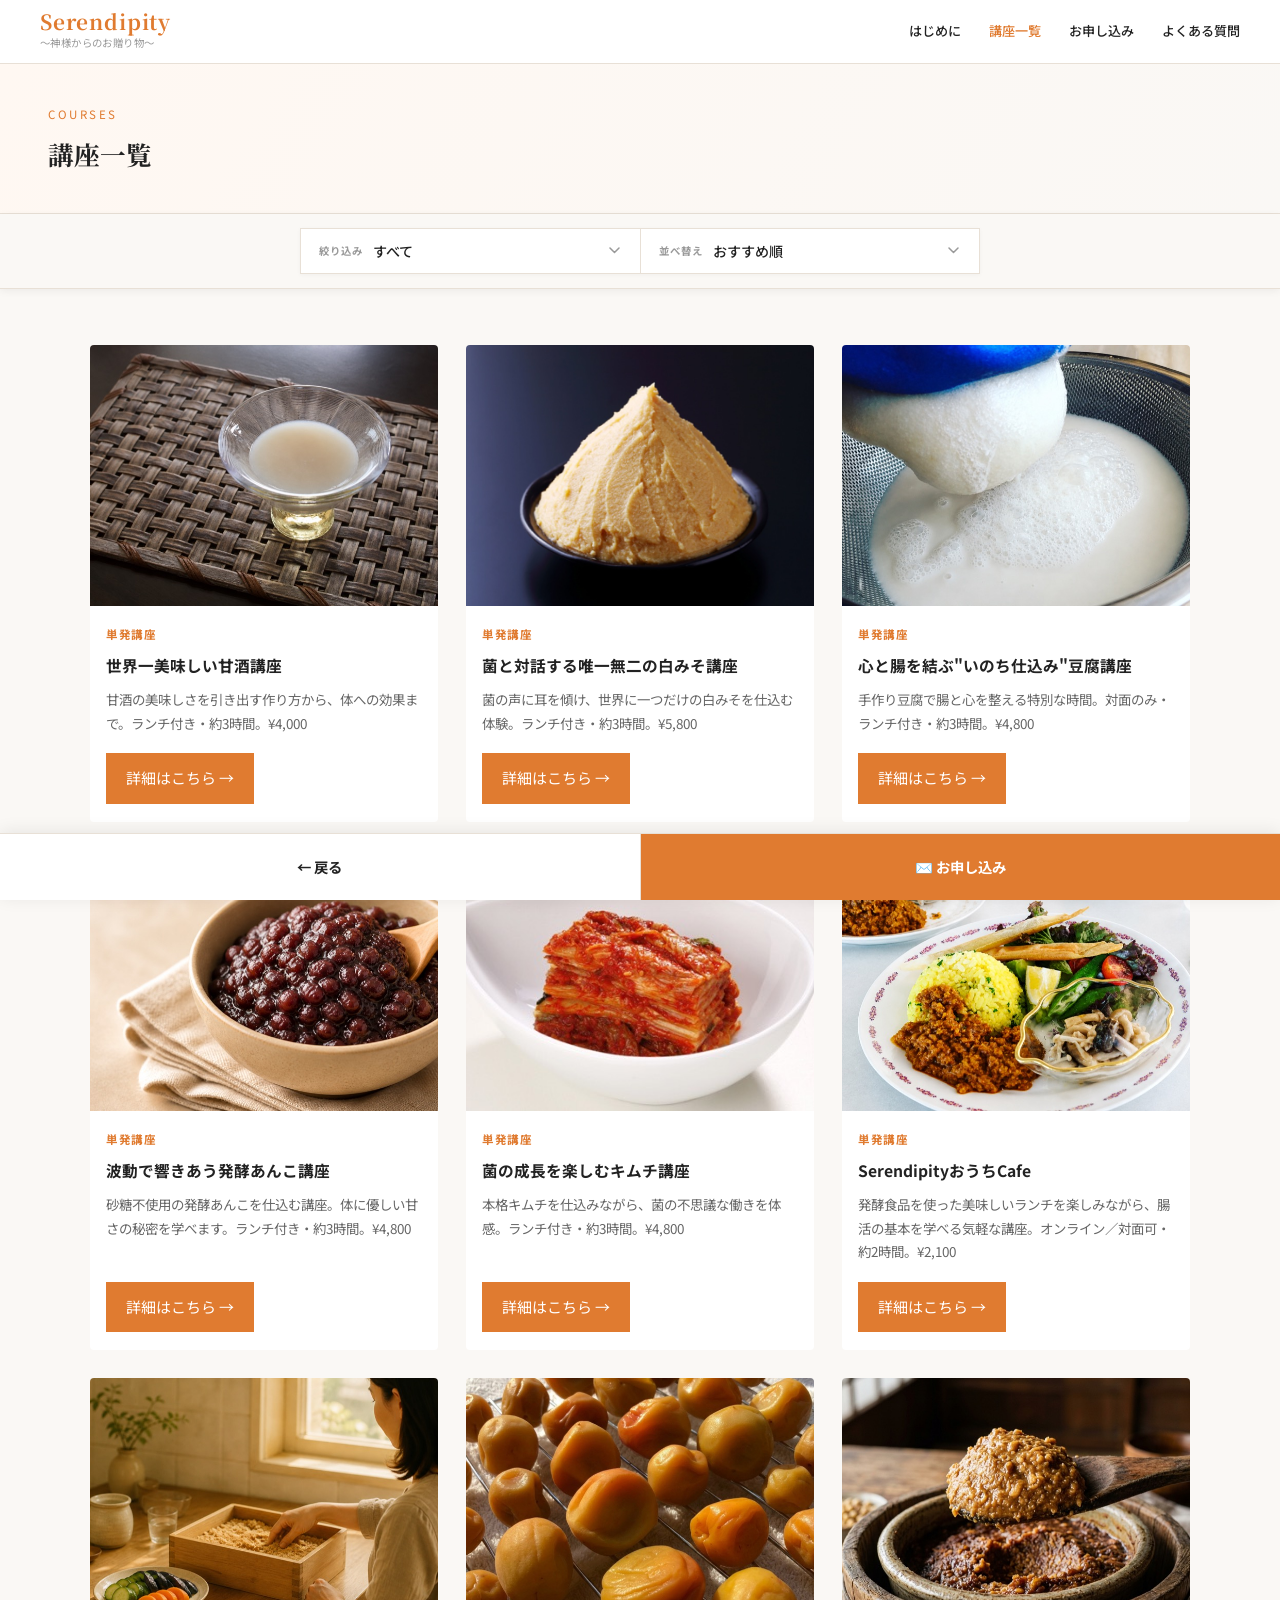
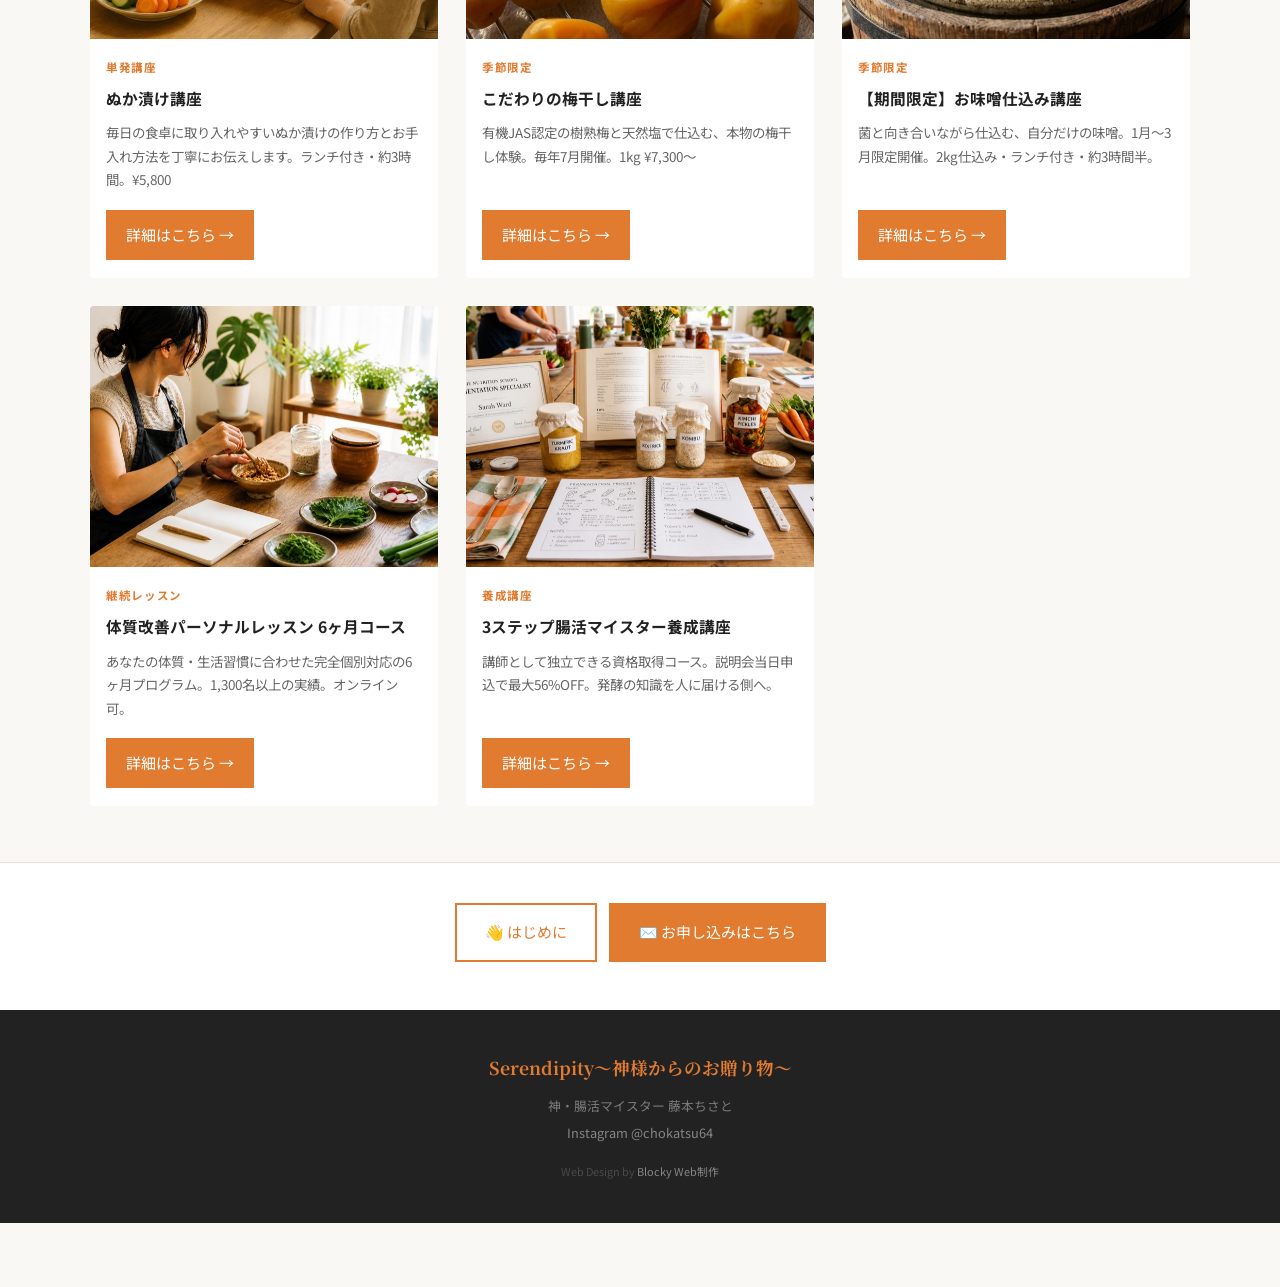
<file: courses.html>
<!DOCTYPE html>
<html lang="ja">
<head>
  <meta charset="UTF-8">
  <meta name="viewport" content="width=device-width, initial-scale=1.0">
  <title>講座一覧 | Serendipity〜神様からのお贈り物〜</title>
  <meta name="description" content="Serendipity 発酵・腸活スクールの講座一覧。甘酒・白みそ・豆腐・キムチ・ぬか漬けなど単発講座、継続レッスン、養成講座、季節限定講座。">
  <link rel="icon" href="favicon.svg" type="image/svg+xml">
  <meta property="og:type" content="website">
  <meta property="og:site_name" content="Serendipity〜神様からのお贈り物〜">
  <meta property="og:title" content="講座一覧 | Serendipity〜神様からのお贈り物〜">
  <meta property="og:description" content="Serendipity 発酵・腸活スクールの講座一覧。甘酒・白みそ・豆腐・キムチ・ぬか漬けなど単発講座、継続レッスン、養成講座、季節限定講座。">
  <meta property="og:url" content="https://serendipity-2ca.pages.dev/courses.html">
  <meta property="og:image" content="https://serendipity-2ca.pages.dev/images/hero/personal.jpg">
  <meta property="og:locale" content="ja_JP">
  <meta name="twitter:card" content="summary_large_image">
  <link rel="preconnect" href="https://fonts.googleapis.com">
  <link rel="preconnect" href="https://fonts.gstatic.com" crossorigin>
  <link href="https://fonts.googleapis.com/css2?family=Noto+Serif+JP:wght@400;700&family=Noto+Sans+JP:wght@400;500;700&display=swap" rel="stylesheet">
  <style>
    *, *::before, *::after { box-sizing: border-box; margin: 0; padding: 0; }
    :root {
      --orange:  #e07b30;
      --orange2: #c45f18;
      --cream:   #faf8f5;
      --white:   #ffffff;
      --dark:    #222222;
      --gray:    #666666;
      --gray2:   #999999;
      --border:  #e8e0d6;
      --line:    #06c755;
    }
    html { scroll-behavior: smooth; }
    body {
      font-family: 'Noto Sans JP', -apple-system, BlinkMacSystemFont, 'Hiragino Sans', sans-serif;
      background: var(--cream);
      color: var(--dark);
      font-size: 15px;
      line-height: 1.75;
      -webkit-font-smoothing: antialiased;
      padding-bottom: 64px;
    }

    /* ── HEADER ── */
    .hdr {
      position: fixed; top: 0; left: 0; right: 0; z-index: 200;
      background: var(--white); border-bottom: 1px solid var(--border);
      height: 64px; display: flex; align-items: center; justify-content: space-between;
      padding: 0 40px;
    }
    .hdr-brand { text-decoration: none; display: flex; flex-direction: column; }
    .hdr-brand-main { font-family: 'Noto Serif JP', serif; font-size: 1.3rem; font-weight: 700; color: var(--orange); letter-spacing: .04em; line-height: 1; }
    .hdr-brand-sub { font-size: .65rem; color: var(--gray2); letter-spacing: .04em; margin-top: 2px; }
    .hdr-nav { display: flex; align-items: center; gap: 28px; }
    .hdr-nav a { font-size: .82rem; font-weight: 500; color: var(--dark); text-decoration: none; transition: color .15s; }
    .hdr-nav a:hover, .hdr-nav a.active { color: var(--orange); }
    .hamburger {
      display: none; flex-direction: column; justify-content: center;
      gap: 5px; width: 36px; height: 36px; cursor: pointer; background: none; border: none; padding: 4px;
    }
    .hamburger span { display: block; width: 24px; height: 2px; background: var(--dark); transition: all .25s; }
    .hamburger.open span:nth-child(1) { transform: rotate(45deg) translate(5px,5px); }
    .hamburger.open span:nth-child(2) { opacity: 0; }
    .hamburger.open span:nth-child(3) { transform: rotate(-45deg) translate(5px,-5px); }
    .mobile-nav-overlay { display: none; position: fixed; inset: 0; background: rgba(0,0,0,.45); z-index: 190; }
    .mobile-nav-overlay.open { display: block; }
    .mobile-nav-panel {
      position: fixed; top: 0; right: -100%; width: 75%; max-width: 280px;
      height: 100%; background: var(--white); z-index: 195;
      padding: 80px 28px 32px; transition: right .3s;
      border-left: 1px solid var(--border); overflow-y: auto;
    }
    .mobile-nav-panel.open { right: 0; }
    .mobile-nav-panel a { display: block; padding: 14px 0; border-bottom: 1px solid var(--border); font: 500 1rem/1 'Noto Sans JP',sans-serif; color: var(--dark); text-decoration: none; }
    .mobile-nav-panel a:hover { color: var(--orange); }
    .mobile-nav-panel .mnav-cta { display: block; margin-top: 24px; background: var(--orange); color: #fff; padding: 14px; text-align: center; font-weight: 700; border-radius: 0; }

    /* ── PAGE HERO ── */
    .page-hero {
      margin-top: 64px;
      background: linear-gradient(120deg, #fff8f2 0%, #faf8f5 100%);
      border-bottom: 1px solid var(--border);
      padding: 40px 48px 36px;
    }
    .page-hero-en { font-size: .72rem; letter-spacing: .22em; color: var(--orange); text-transform: uppercase; margin-bottom: 8px; }
    .page-hero h1 { font-family: 'Noto Serif JP', serif; font-size: 1.6rem; font-weight: 700; color: var(--dark); }

    /* ── SECTION ── */
    .sec { padding: 56px 48px; }
    .sec-hd { margin-bottom: 28px; }
    .sec-hd.center { text-align: center; }
    .sec-ttl { font-family: 'Noto Serif JP', serif; font-size: 1.4rem; font-weight: 700; color: var(--dark); margin-bottom: 6px; }

    /* ── SORT BAR ── */
    .sort-bar-sticky {
      position: sticky; top: 64px; z-index: 100;
      background: var(--cream);
      padding: 14px 48px;
      border-bottom: 1px solid var(--border);
      box-shadow: 0 2px 8px rgba(0,0,0,.06);
    }
    .sort-bar {
      display: flex; align-items: stretch;
      background: var(--white); border: 1px solid var(--border);
      margin: 0 auto; max-width: 680px;
      box-shadow: 0 1px 4px rgba(0,0,0,.04);
    }
    .sort-bar-item { flex: 1; min-width: 0; display: flex; align-items: center; gap: 10px; padding: 0 18px; }
    .sort-bar-item + .sort-bar-item { border-left: 1px solid var(--border); }
    .sort-bar-lbl { font-size: .65rem; font-weight: 700; color: var(--gray2); letter-spacing: .1em; text-transform: uppercase; white-space: nowrap; flex-shrink: 0; }
    .sort-bar-sel {
      flex: 1; min-width: 0; appearance: none; -webkit-appearance: none;
      border: none; background: transparent;
      font: 500 .88rem/1 'Noto Sans JP',sans-serif; color: var(--dark);
      cursor: pointer; outline: none; padding: 15px 24px 15px 0;
      background-image: url("data:image/svg+xml,%3Csvg xmlns='http://www.w3.org/2000/svg' width='11' height='7' viewBox='0 0 11 7'%3E%3Cpath d='M1 1l4.5 4.5L10 1' stroke='%23999' stroke-width='1.5' fill='none' stroke-linecap='round' stroke-linejoin='round'/%3E%3C/svg%3E");
      background-repeat: no-repeat; background-position: right 2px center;
    }
    .sort-bar-sel:focus { color: var(--orange); }

    /* ── COURSE GRID ── */
    .courses-grid { display: grid; grid-template-columns: repeat(3,1fr); gap: 28px; max-width: 1100px; margin: 0 auto; }
    .course-card { background: var(--white); border-radius: 4px; overflow: hidden; display: flex; flex-direction: column; }
    .course-card.hidden { display: none; }
    .card-img { aspect-ratio: 4/3; overflow: hidden; }
    .card-img img { width: 100%; height: 100%; object-fit: cover; display: block; transition: transform .5s; }
    .course-card:hover .card-img img { transform: scale(1.04); }
    .card-body { padding: 18px 16px; flex: 1; display: flex; flex-direction: column; gap: 10px; }
    .card-badge { display: inline-block; font-size: .72rem; font-weight: 700; color: var(--orange); letter-spacing: .06em; }
    .card-nm { font: 700 .98rem/1.55 'Noto Sans JP',sans-serif; color: var(--dark); }
    .card-desc { font-size: .84rem; color: var(--gray); line-height: 1.75; flex: 1; }
    .card-link {
      display: inline-flex; align-items: center; justify-content: center; gap: 6px;
      background: var(--orange); color: #fff;
      font: 700 .9rem/1 inherit; text-decoration: none;
      padding: 12px 20px; border-radius: 0; margin-top: 8px;
      transition: background .15s; align-self: flex-start;
    }
    .card-link:hover { background: var(--orange2); }

    /* ── PAGE NAV ── */
    .page-nav {
      display: flex; flex-wrap: wrap; gap: 12px;
      justify-content: center; padding: 40px 24px 48px;
      background: var(--white); border-top: 1px solid var(--border);
    }
    .page-nav-btn {
      display: inline-flex; align-items: center; gap: 6px;
      padding: 14px 28px; border: 2px solid var(--orange);
      color: var(--orange); font: 700 .9rem/1 inherit;
      text-decoration: none; border-radius: 0; transition: all .15s;
    }
    .page-nav-btn:hover { background: var(--orange); color: #fff; }
    .page-nav-btn.primary { background: var(--orange); color: #fff; }
    .page-nav-btn.primary:hover { background: var(--orange2); }

    /* ── FIXED BOTTOM BAR ── */
    .fixed-bar { position: fixed; bottom: 0; left: 0; right: 0; z-index: 300; display: flex; background: var(--white); border-top: 1px solid var(--border); box-shadow: 0 -2px 16px rgba(0,0,0,.08); }
    .fixed-bar-back { flex: 1; display: flex; align-items: center; justify-content: center; gap: 6px; background: var(--white); color: var(--dark); padding: 26px 20px; font: 700 .9rem/1 'Noto Sans JP',sans-serif; text-decoration: none; transition: background .15s; border-right: 1px solid var(--border); }
    .fixed-bar-back:hover { background: var(--cream); }
    .fixed-bar-apply { flex: 1; display: flex; align-items: center; justify-content: center; gap: 8px; background: var(--orange); color: #fff; padding: 26px 20px; font: 700 .9rem/1 'Noto Sans JP',sans-serif; text-decoration: none; transition: background .15s; }
    .fixed-bar-apply:hover { background: var(--orange2); }

    /* ── FOOTER ── */
    footer { background: var(--dark); color: rgba(255,255,255,.4); text-align: center; padding: 40px 28px; font-size: .8rem; line-height: 2.1; }
    footer .f-brand { font-family: 'Noto Serif JP',serif; color: var(--orange); font-size: 1.1rem; font-weight: 700; display: block; margin-bottom: 6px; }
    footer a { color: rgba(255,255,255,.45); text-decoration: none; }
    .powered { margin-top: 14px; font-size: .68rem; color: rgba(255,255,255,.18); }

    /* ── MOBILE ── */
    @media (max-width: 900px) {
      .hdr { padding: 0 20px; }
      .hdr-nav { gap: 16px; }
      .hdr-nav a { font-size: .76rem; }
      .sec { padding: 44px 20px; }
      .sort-bar-sticky { padding: 10px 20px; }
      .courses-grid { grid-template-columns: repeat(2,1fr); gap: 18px; }
      .page-hero { padding: 32px 20px 28px; }
    }
    @media (max-width: 560px) {
      .hdr-nav { display: none; }
      .hamburger { display: flex; }
      .courses-grid { grid-template-columns: 1fr; gap: 12px; }
      .sort-bar-item { padding: 0 12px; gap: 8px; }
      .course-card { flex-direction: row; align-items: stretch; }
      .card-img { width: 33%; flex-shrink: 0; aspect-ratio: unset; min-height: 130px; }
      .card-body { flex: 1; padding: 12px 12px; gap: 6px; }
      .card-nm { font-size: .88rem; }
      .card-desc { font-size: .78rem; -webkit-line-clamp: 3; display: -webkit-box; -webkit-box-orient: vertical; overflow: hidden; }
      .card-link { font-size: .8rem; padding: 9px 14px; }
      .page-nav { flex-direction: column; align-items: stretch; padding: 28px 20px 36px; }
      .page-nav-btn { justify-content: center; }
    }
  </style>
</head>
<body>

<!-- HEADER -->
<header class="hdr">
  <a href="index.html" class="hdr-brand">
    <span class="hdr-brand-main">Serendipity</span>
    <span class="hdr-brand-sub">〜神様からのお贈り物〜</span>
  </a>
  <nav class="hdr-nav">
    <a href="index.html#profile">はじめに</a>
    <a href="courses.html" class="active">講座一覧</a>
    <a href="apply.html">お申し込み</a>
    <a href="index.html#faq">よくある質問</a>
  </nav>
  <button class="hamburger" id="hamburger" aria-label="メニュー">
    <span></span><span></span><span></span>
  </button>
</header>

<!-- モバイルナビ -->
<div class="mobile-nav-overlay" id="mobileOverlay"></div>
<div class="mobile-nav-panel" id="mobileNav">
  <a href="index.html#profile">はじめに</a>
  <a href="courses.html">講座一覧</a>
  <a href="apply.html">お申し込み</a>
  <a href="index.html#faq">よくある質問</a>
  <a href="apply.html" class="mnav-cta">お申し込みはこちら</a>
</div>

<!-- PAGE HERO -->
<div class="page-hero">
  <div class="page-hero-en">Courses</div>
  <h1>講座一覧</h1>
</div>

<!-- SORT BAR（固定） -->
<div class="sort-bar-sticky">
  <div class="sort-bar">
    <div class="sort-bar-item">
      <span class="sort-bar-lbl">絞り込み</span>
      <select class="sort-bar-sel" id="filterSelect">
        <option value="all">すべて</option>
        <option value="tanpatsu">単発講座</option>
        <option value="keizoku">継続レッスン</option>
        <option value="yousei">養成講座</option>
        <option value="kisetsu">季節限定</option>
      </select>
    </div>
    <div class="sort-bar-item">
      <span class="sort-bar-lbl">並べ替え</span>
      <select class="sort-bar-sel" id="sortSelect">
        <option value="default">おすすめ順</option>
        <option value="price-asc">価格が低い順</option>
        <option value="price-desc">価格が高い順</option>
      </select>
    </div>
  </div>
</div>

<!-- COURSES -->
<section class="sec" id="courses">
  <div class="courses-grid">

    <div class="course-card" data-cat="tanpatsu" data-price="4000">
      <div class="card-img"><img src="images/amazake.jpg" alt="甘酒" loading="lazy"></div>
      <div class="card-body">
        <span class="card-badge">単発講座</span>
        <div class="card-nm">世界一美味しい甘酒講座</div>
        <p class="card-desc">甘酒の美味しさを引き出す作り方から、体への効果まで。ランチ付き・約3時間。¥4,000</p>
        <a href="lessons/amazake.html" class="card-link">詳細はこちら →</a>
      </div>
    </div>

    <div class="course-card" data-cat="tanpatsu" data-price="5800">
      <div class="card-img"><img src="images/shiro-miso.jpg" alt="白みそ" loading="lazy"></div>
      <div class="card-body">
        <span class="card-badge">単発講座</span>
        <div class="card-nm">菌と対話する唯一無二の白みそ講座</div>
        <p class="card-desc">菌の声に耳を傾け、世界に一つだけの白みそを仕込む体験。ランチ付き・約3時間。¥5,800</p>
        <a href="lessons/shiromiso.html" class="card-link">詳細はこちら →</a>
      </div>
    </div>

    <div class="course-card" data-cat="tanpatsu" data-price="4800">
      <div class="card-img"><img src="images/tofu.jpg" alt="豆腐" loading="lazy"></div>
      <div class="card-body">
        <span class="card-badge">単発講座</span>
        <div class="card-nm">心と腸を結ぶ"いのち仕込み"豆腐講座</div>
        <p class="card-desc">手作り豆腐で腸と心を整える特別な時間。対面のみ・ランチ付き・約3時間。¥4,800</p>
        <a href="lessons/tofu.html" class="card-link">詳細はこちら →</a>
      </div>
    </div>

    <div class="course-card" data-cat="tanpatsu" data-price="4800">
      <div class="card-img"><img src="images/anko.jpg" alt="発酵あんこ" loading="lazy"></div>
      <div class="card-body">
        <span class="card-badge">単発講座</span>
        <div class="card-nm">波動で響きあう発酵あんこ講座</div>
        <p class="card-desc">砂糖不使用の発酵あんこを仕込む講座。体に優しい甘さの秘密を学べます。ランチ付き・約3時間。¥4,800</p>
        <a href="lessons/anko.html" class="card-link">詳細はこちら →</a>
      </div>
    </div>

    <div class="course-card" data-cat="tanpatsu" data-price="4800">
      <div class="card-img"><img src="images/kimchi.jpg" alt="キムチ" loading="lazy"></div>
      <div class="card-body">
        <span class="card-badge">単発講座</span>
        <div class="card-nm">菌の成長を楽しむキムチ講座</div>
        <p class="card-desc">本格キムチを仕込みながら、菌の不思議な働きを体感。ランチ付き・約3時間。¥4,800</p>
        <a href="lessons/kimchi.html" class="card-link">詳細はこちら →</a>
      </div>
    </div>

    <div class="course-card" data-cat="tanpatsu" data-price="2100">
      <div class="card-img"><img src="images/lunchi.jpg" alt="おうちCafe" loading="lazy"></div>
      <div class="card-body">
        <span class="card-badge">単発講座</span>
        <div class="card-nm">SerendipityおうちCafe</div>
        <p class="card-desc">発酵食品を使った美味しいランチを楽しみながら、腸活の基本を学べる気軽な講座。オンライン／対面可・約2時間。¥2,100</p>
        <a href="lessons/cafe.html" class="card-link">詳細はこちら →</a>
      </div>
    </div>

    <div class="course-card" data-cat="tanpatsu" data-price="5800">
      <div class="card-img"><img src="images/nukazuke.jpg" alt="ぬか漬け" loading="lazy"></div>
      <div class="card-body">
        <span class="card-badge">単発講座</span>
        <div class="card-nm">ぬか漬け講座</div>
        <p class="card-desc">毎日の食卓に取り入れやすいぬか漬けの作り方とお手入れ方法を丁寧にお伝えします。ランチ付き・約3時間。¥5,800</p>
        <a href="lessons/nukazuke.html" class="card-link">詳細はこちら →</a>
      </div>
    </div>

    <div class="course-card" data-cat="kisetsu" data-price="7300" id="kisetsu">
      <div class="card-img"><img src="images/umeboshi.jpg" alt="梅干し" loading="lazy"></div>
      <div class="card-body">
        <span class="card-badge">季節限定</span>
        <div class="card-nm">こだわりの梅干し講座</div>
        <p class="card-desc">有機JAS認定の樹熟梅と天然塩で仕込む、本物の梅干し体験。毎年7月開催。1kg ¥7,300〜</p>
        <a href="lessons/umeboshi.html" class="card-link">詳細はこちら →</a>
      </div>
    </div>

    <div class="course-card" data-cat="kisetsu" data-price="0">
      <div class="card-img"><img src="images/gentei.jpg" alt="お味噌仕込み" loading="lazy"></div>
      <div class="card-body">
        <span class="card-badge">季節限定</span>
        <div class="card-nm">【期間限定】お味噌仕込み講座</div>
        <p class="card-desc">菌と向き合いながら仕込む、自分だけの味噌。1月〜3月限定開催。2kg仕込み・ランチ付き・約3時間半。</p>
        <a href="lessons/miso.html" class="card-link">詳細はこちら →</a>
      </div>
    </div>

    <div class="course-card" data-cat="keizoku" data-price="0">
      <div class="card-img"><img src="images/personal.jpg" alt="体質改善パーソナルレッスン" loading="lazy"></div>
      <div class="card-body">
        <span class="card-badge">継続レッスン</span>
        <div class="card-nm">体質改善パーソナルレッスン 6ヶ月コース</div>
        <p class="card-desc">あなたの体質・生活習慣に合わせた完全個別対応の6ヶ月プログラム。1,300名以上の実績。オンライン可。</p>
        <a href="lessons/personal.html" class="card-link">詳細はこちら →</a>
      </div>
    </div>

    <div class="course-card" data-cat="yousei" data-price="0">
      <div class="card-img"><img src="images/Meister.jpg" alt="3ステップ腸活マイスター養成講座" loading="lazy"></div>
      <div class="card-body">
        <span class="card-badge">養成講座</span>
        <div class="card-nm">3ステップ腸活マイスター養成講座</div>
        <p class="card-desc">講師として独立できる資格取得コース。説明会当日申込で最大56%OFF。発酵の知識を人に届ける側へ。</p>
        <a href="lessons/yousei.html" class="card-link">詳細はこちら →</a>
      </div>
    </div>

  </div>
</section>

<!-- PAGE NAV -->
<div class="page-nav">
  <a href="index.html#profile" class="page-nav-btn">👋 はじめに</a>
  <a href="apply.html" class="page-nav-btn primary">✉️ お申し込みはこちら</a>
</div>

<!-- FOOTER -->
<footer>
  <span class="f-brand">Serendipity〜神様からのお贈り物〜</span>
  神・腸活マイスター 藤本ちさと<br>
  <a href="https://www.instagram.com/chokatsu64/" target="_blank">Instagram @chokatsu64</a>
  <div class="powered">Web Design by <a href="#">Blocky Web制作</a></div>
</footer>

<!-- FIXED BOTTOM BAR -->
<div class="fixed-bar">
  <a href="index.html" class="fixed-bar-back">← 戻る</a>
  <a href="apply.html" class="fixed-bar-apply">✉️ お申し込み</a>
</div>

<script>
  // Filter + Sort
  var filterSel = document.getElementById('filterSelect');
  var sortSel   = document.getElementById('sortSelect');
  var grid      = document.querySelector('.courses-grid');
  var origOrder = Array.from(grid.querySelectorAll('.course-card'));

  function applyFilterSort() {
    var f = filterSel.value;
    var s = sortSel.value;
    var cards = origOrder.slice();
    if (s !== 'default') {
      cards.sort(function(a, b) {
        var pa = parseInt(a.dataset.price) || 0;
        var pb = parseInt(b.dataset.price) || 0;
        if (pa === 0 && pb === 0) return 0;
        if (pa === 0) return 1;
        if (pb === 0) return -1;
        return s === 'price-asc' ? pa - pb : pb - pa;
      });
    }
    cards.forEach(function(c) {
      grid.appendChild(c);
      c.classList.toggle('hidden', f !== 'all' && c.dataset.cat !== f);
    });
  }
  filterSel.addEventListener('change', applyFilterSort);
  sortSel.addEventListener('change', applyFilterSort);

  // Hamburger
  var hamburger = document.getElementById('hamburger');
  var mobileNav = document.getElementById('mobileNav');
  var mobileOverlay = document.getElementById('mobileOverlay');
  function openNav() { hamburger.classList.add('open'); mobileNav.classList.add('open'); mobileOverlay.classList.add('open'); document.body.style.overflow = 'hidden'; }
  function closeNav() { hamburger.classList.remove('open'); mobileNav.classList.remove('open'); mobileOverlay.classList.remove('open'); document.body.style.overflow = ''; }
  hamburger.addEventListener('click', function() { mobileNav.classList.contains('open') ? closeNav() : openNav(); });
  mobileOverlay.addEventListener('click', closeNav);
  document.querySelectorAll('.mobile-nav-panel a').forEach(function(a) { a.addEventListener('click', closeNav); });
</script>
</body>
</html>
</file>
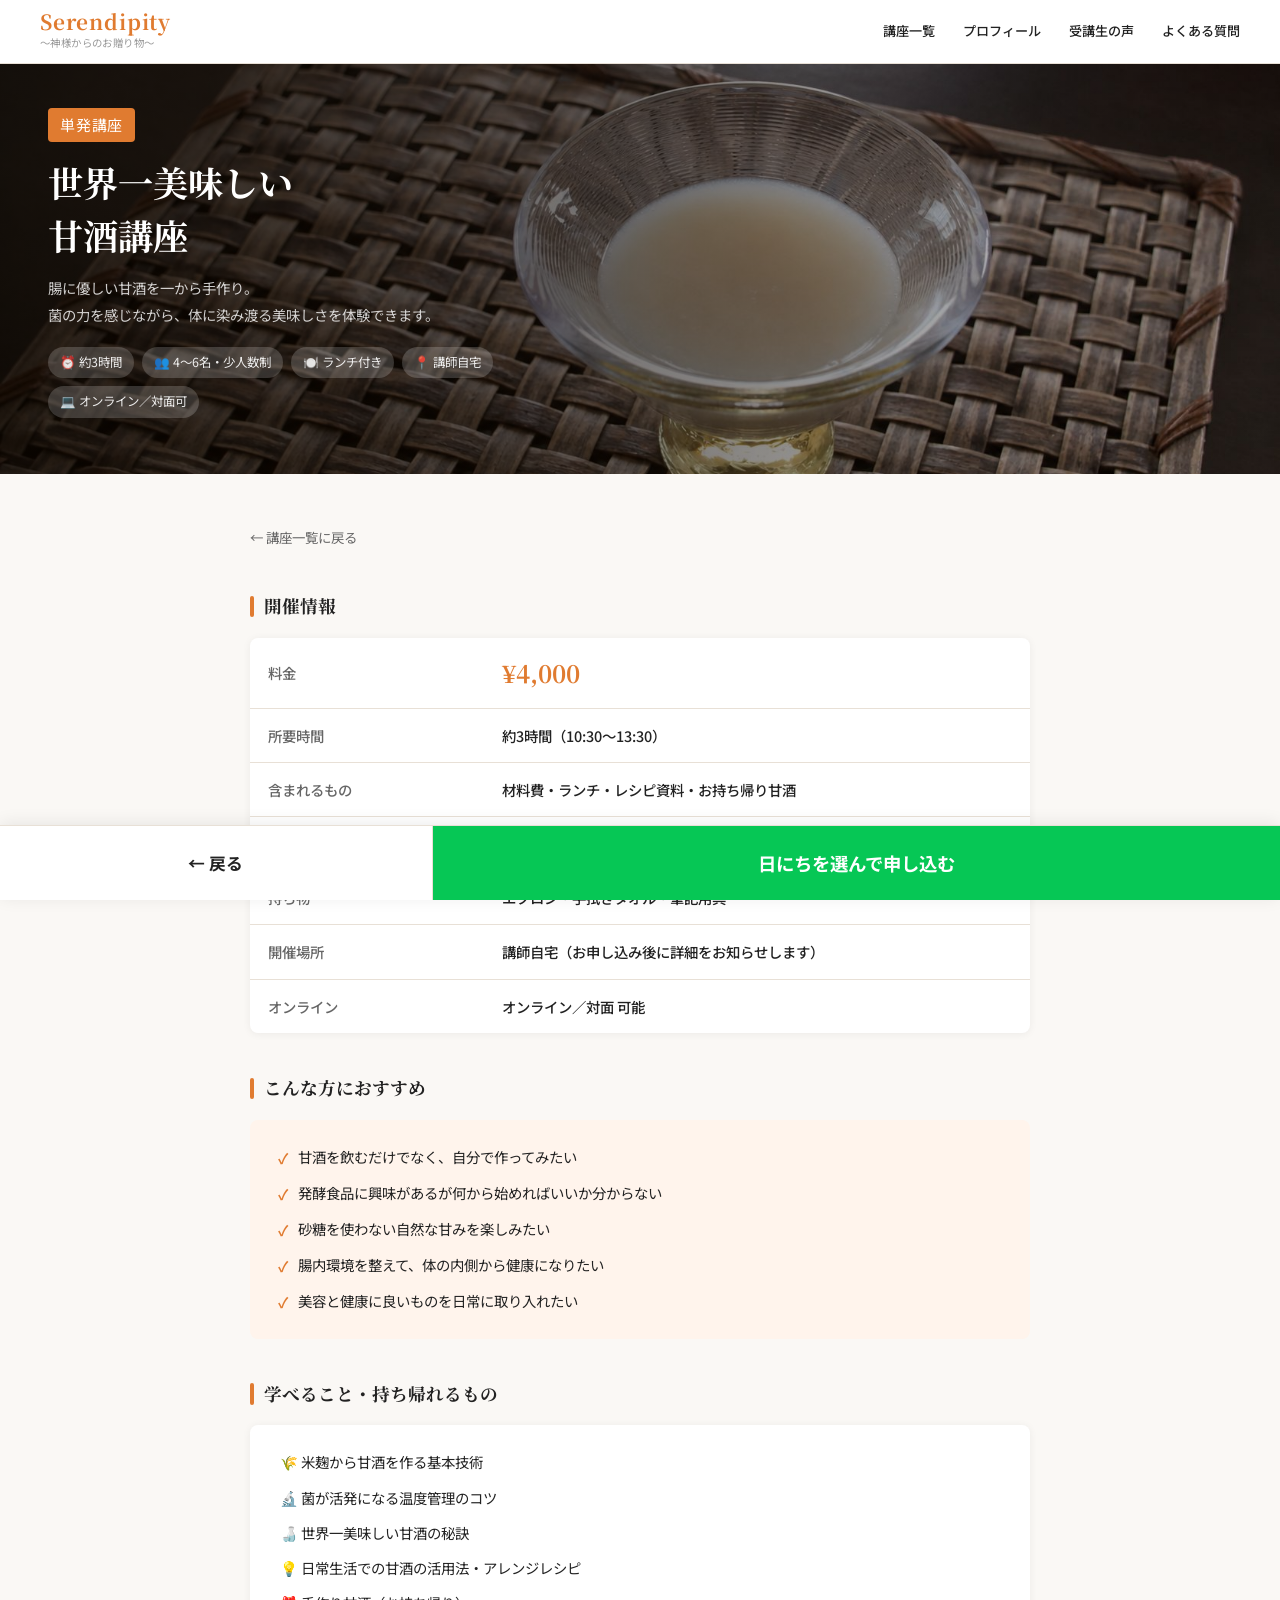
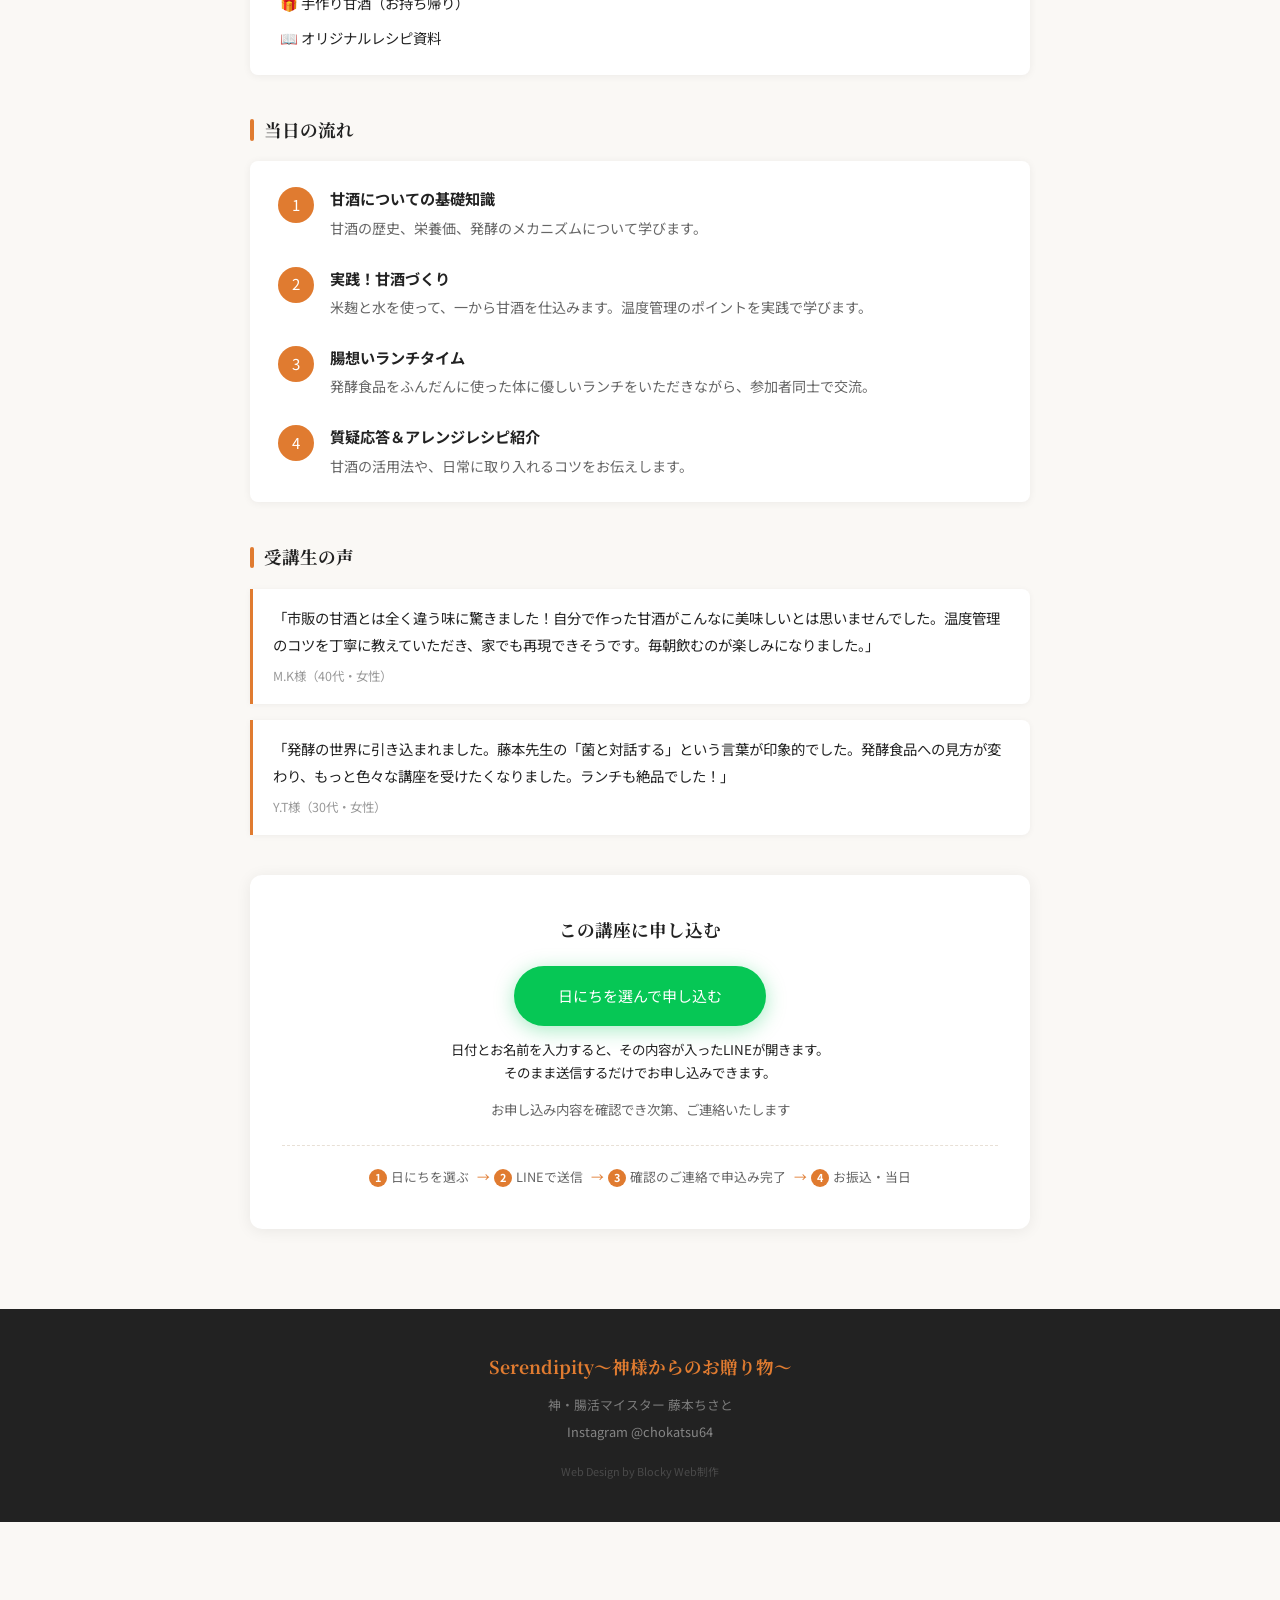
<file: lessons/amazake.html>
<!DOCTYPE html>
<html lang="ja">
<head>
  <meta charset="UTF-8">
  <meta name="viewport" content="width=device-width, initial-scale=1.0">
  <title>世界一美味しい甘酒講座 | Serendipity〜神様からのお贈り物〜</title>
  <meta name="description" content="腸に優しい甘酒を一から手作り。菌の力を感じながら、体に染み渡る美味しさを体験できます。¥4,000・ランチ付き・約3時間。">
  <link rel="icon" href="../favicon.svg" type="image/svg+xml">
  <meta property="og:type" content="website">
  <meta property="og:site_name" content="Serendipity〜神様からのお贈り物〜">
  <meta property="og:title" content="世界一美味しい甘酒講座 | Serendipity〜神様からのお贈り物〜">
  <meta property="og:description" content="腸に優しい甘酒を一から手作り。菌の力を感じながら、体に染み渡る美味しさを体験できます。¥4,000・ランチ付き・約3時間。">
  <meta property="og:url" content="https://serendipity-2ca.pages.dev/lessons/amazake.html">
  <meta property="og:image" content="https://serendipity-2ca.pages.dev/images/hero/amazake.jpg">
  <meta property="og:locale" content="ja_JP">
  <meta name="twitter:card" content="summary_large_image">
  <link rel="preconnect" href="https://fonts.googleapis.com">
  <link rel="preconnect" href="https://fonts.gstatic.com" crossorigin>
  <link href="https://fonts.googleapis.com/css2?family=Noto+Serif+JP:wght@400;700&family=Noto+Sans+JP:wght@400;500;700&display=swap" rel="stylesheet">
  <style>
    *, *::before, *::after { box-sizing: border-box; margin: 0; padding: 0; }
    :root {
      --orange: #e07b30; --orange2: #c45f18;
      --cream: #faf8f5; --white: #ffffff;
      --dark: #222222; --gray: #666666; --gray2: #999999;
      --border: #e8e0d6;
    }
    html { scroll-behavior: smooth; }
    body { font-family: 'Noto Sans JP', -apple-system, BlinkMacSystemFont, 'Hiragino Sans', sans-serif; background: var(--cream); color: var(--dark); font-size: 15px; line-height: 1.75; -webkit-font-smoothing: antialiased; padding-bottom: 92px; }

    /* HEADER */
    .hdr { position: fixed; top: 0; left: 0; right: 0; z-index: 200; background: var(--white); border-bottom: 1px solid var(--border); height: 64px; display: flex; align-items: center; justify-content: space-between; padding: 0 40px; }
    .hdr-brand { text-decoration: none; display: flex; flex-direction: column; }
    .hdr-brand-main { font-family: 'Noto Serif JP', serif; font-size: 1.3rem; font-weight: 700; color: var(--orange); letter-spacing: .04em; line-height: 1; }
    .hdr-brand-sub { font-size: .65rem; color: var(--gray2); letter-spacing: .04em; margin-top: 2px; }
    .hdr-nav { display: flex; align-items: center; gap: 28px; }
    .hdr-nav a { font-size: .82rem; font-weight: 500; color: var(--dark); text-decoration: none; transition: color .15s; }
    .hdr-nav a:hover { color: var(--orange); }

    /* HERO */
    .hero { margin-top: 64px; position: relative; overflow: hidden; min-height: 380px; display: flex; align-items: flex-end; }
    .hero-bg { position: absolute; inset: 0; }
    .hero-bg img { width: 100%; height: 100%; object-fit: cover; object-position: center 30%; display: block; }
    .hero-ov { position: absolute; inset: 0; background: linear-gradient(90deg, rgba(10,5,0,.78) 0%, rgba(10,5,0,.5) 55%, rgba(10,5,0,.15) 100%); }
    .hero-body { position: relative; z-index: 2; padding: 44px 48px 56px; max-width: 640px; }
    .hero-badge { display: inline-block; background: var(--orange); color: #fff; font: 700 .72rem/1 inherit; letter-spacing: .05em; padding: 4px 12px; border-radius: 4px; margin-bottom: 14px; }
    .hero h1 { font-family: 'Noto Serif JP', serif; font-size: clamp(1.5rem, 3.5vw, 2.2rem); font-weight: 700; color: #fff; line-height: 1.5; margin-bottom: 12px; }
    .hero-catch { font-size: .9rem; color: rgba(255,255,255,.8); line-height: 1.9; margin-bottom: 18px; }
    .hero-chips { display: flex; flex-wrap: wrap; gap: 8px; }
    .hero-chip { display: inline-flex; align-items: center; gap: 5px; background: rgba(255,255,255,.18); color: rgba(255,255,255,.9); font-size: .78rem; padding: 5px 12px; border-radius: 100px; }

    /* CONTENT */
    .ls { padding: 52px 48px 80px; }
    .ls-inner { max-width: 780px; margin: 0 auto; display: flex; flex-direction: column; gap: 40px; }
    .sec-ttl { font-family: 'Noto Serif JP', serif; font-size: 1.1rem; font-weight: 700; color: var(--dark); margin-bottom: 16px; display: flex; align-items: center; gap: 10px; }
    .sec-ttl::before { content: ''; display: block; width: 4px; height: 1.2em; background: var(--orange); border-radius: 2px; flex-shrink: 0; }

    .info-table { width: 100%; border-collapse: collapse; background: var(--white); border-radius: 8px; overflow: hidden; box-shadow: 0 1px 8px rgba(0,0,0,.06); }
    .info-table th, .info-table td { padding: 14px 18px; text-align: left; border-bottom: 1px solid var(--border); font-size: .9rem; }
    .info-table th { width: 30%; color: var(--gray); font-weight: 500; white-space: nowrap; }
    .info-table td { font-weight: 500; }
    .info-table tr:last-child th, .info-table tr:last-child td { border-bottom: none; }
    .price-val { font-family: 'Noto Serif JP', serif; font-size: 1.5rem; font-weight: 700; color: var(--orange); }

    .box-orange { background: #fff4ec; border-radius: 8px; padding: 24px 28px; }
    .box-white { background: var(--white); border-radius: 8px; padding: 24px 28px; box-shadow: 0 1px 8px rgba(0,0,0,.06); }

    .check-list { list-style: none; display: flex; flex-direction: column; gap: 10px; }
    .check-list li { display: flex; align-items: flex-start; gap: 10px; font-size: .9rem; }
    .check-list li::before { content: '✓'; color: var(--orange); font-weight: 700; flex-shrink: 0; margin-top: 1px; }

    .feat-list { list-style: none; display: flex; flex-direction: column; gap: 10px; }
    .feat-list li { font-size: .9rem; padding-left: 2px; }

    .timeline { display: flex; flex-direction: column; gap: 24px; }
    .tl-item { display: flex; gap: 16px; align-items: flex-start; }
    .tl-num { width: 36px; height: 36px; border-radius: 50%; background: var(--orange); color: #fff; display: flex; align-items: center; justify-content: center; font: 700 .88rem/1 inherit; flex-shrink: 0; margin-top: 2px; }
    .tl-title { font-weight: 700; font-size: .95rem; margin-bottom: 4px; }
    .tl-desc { font-size: .88rem; color: var(--gray); line-height: 1.75; }

    .voice-block { border-left: 3px solid var(--orange); padding: 16px 20px; background: var(--white); border-radius: 0 8px 8px 0; box-shadow: 0 1px 6px rgba(0,0,0,.05); margin-bottom: 16px; }
    .voice-block:last-child { margin-bottom: 0; }
    .voice-text { font-size: .9rem; color: var(--dark); line-height: 1.85; margin-bottom: 8px; }
    .voice-who { font-size: .78rem; color: var(--gray2); }

    .apply-wrap { text-align: center; background: var(--white); border-radius: 12px; padding: 40px 32px; box-shadow: 0 2px 16px rgba(0,0,0,.07); }
    .apply-ttl { font-family: 'Noto Serif JP', serif; font-size: 1.1rem; font-weight: 700; margin-bottom: 20px; }
    .apply-btn { display: inline-flex; align-items: center; gap: 8px; background: var(--orange); color: #fff; padding: 17px 44px; border-radius: 980px; font: 700 1.05rem/1 inherit; text-decoration: none; box-shadow: 0 4px 20px rgba(224,123,48,.4); transition: transform .2s, box-shadow .2s; }
    .apply-btn:hover { transform: translateY(-2px); box-shadow: 0 8px 28px rgba(224,123,48,.45); }
    .apply-line { display: inline-flex; align-items: center; justify-content: center; gap: 8px; margin-top: 14px; background: #fff; color: #06c755; border: 2px solid #06c755; padding: 12px 28px; border-radius: 980px; font: 700 .9rem/1 inherit; text-decoration: none; transition: background .15s, color .15s; }
    .apply-line:hover { background: #06c755; color: #fff; }
    .apply-flow { list-style: none; display: flex; justify-content: center; flex-wrap: wrap; gap: 6px 4px; margin-top: 24px; padding-top: 20px; border-top: 1px dashed var(--border, #e8e0d6); font-size: .8rem; color: var(--gray); }
    .apply-flow li { display: flex; align-items: center; gap: 4px; }
    .apply-flow li:not(:last-child)::after { content: '→'; color: var(--orange); margin-left: 4px; }
    .apply-flow b { display: inline-flex; align-items: center; justify-content: center; width: 18px; height: 18px; border-radius: 50%; background: var(--orange); color: #fff; font-size: .68rem; }
    .apply-btn.line { background: #06c755; box-shadow: 0 4px 20px rgba(6,199,85,.35); }
    .apply-btn.line:hover { box-shadow: 0 8px 28px rgba(6,199,85,.4); }
    .apply-howto { margin-top: 12px; font-size: .84rem; color: var(--dark); line-height: 1.7; }
    .lesson-bar-apply.line { background: #06c755; }
    .lesson-bar-apply.line:hover { background: #05a948; }
    .apply-note { margin-top: 14px; font-size: .84rem; color: var(--gray); }

    .back-link { display: inline-flex; align-items: center; gap: 6px; color: var(--gray); font-size: .84rem; text-decoration: none; border-bottom: 1px solid transparent; transition: color .15s, border-color .15s; }
    .back-link:hover { color: var(--orange); border-color: var(--orange); }

    footer { background: var(--dark); color: rgba(255,255,255,.4); text-align: center; padding: 40px 28px; font-size: .8rem; line-height: 2.1; }
    footer .f-brand { font-family: 'Noto Serif JP', serif; color: var(--orange); font-size: 1.1rem; font-weight: 700; display: block; margin-bottom: 6px; }
    footer a { color: rgba(255,255,255,.45); text-decoration: none; }
    .powered { margin-top: 14px; font-size: .68rem; color: rgba(255,255,255,.18); }

    @media (max-width: 900px) {
      .hdr { padding: 0 20px; } .hdr-nav { gap: 16px; } .hdr-nav a { font-size: .76rem; }
      .hero-body { padding: 36px 24px 48px; } .ls { padding: 40px 20px 60px; }
    }
    @media (max-width: 560px) { .hdr-nav { display: none; } .hero h1 { font-size: 1.5rem; } }

    /* ── LESSON FIXED BAR ── */
    .lesson-bar { position: fixed; bottom: 0; left: 0; right: 0; z-index: 300; display: flex; background: #fff; border-top: 1px solid var(--border); box-shadow: 0 -2px 16px rgba(0,0,0,.08); padding-bottom: env(safe-area-inset-bottom); }
    .lesson-bar-back { flex: 1; display: flex; align-items: center; justify-content: center; gap: 6px; background: #fff; color: var(--dark); padding: 26px 12px; font: 700 1.05rem/1.2 'Noto Sans JP',sans-serif; text-decoration: none; border-right: 1px solid var(--border); transition: background .15s; }
    .lesson-bar-back:hover { background: var(--cream); }
    .lesson-bar-apply { flex: 2; display: flex; align-items: center; justify-content: center; gap: 8px; background: var(--orange); color: #fff; padding: 26px 16px; font: 700 1.15rem/1.2 'Noto Sans JP',sans-serif; text-align: center; text-decoration: none; transition: background .15s; }
    .lesson-bar-apply:hover { background: var(--orange2); }
    @media (max-width: 360px) { .lesson-bar-back { font-size: .95rem; } .lesson-bar-apply { font-size: 1rem; padding: 24px 10px; } }
  </style>
</head>
<body>

<header class="hdr">
  <a href="../index.html" class="hdr-brand">
    <span class="hdr-brand-main">Serendipity</span>
    <span class="hdr-brand-sub">〜神様からのお贈り物〜</span>
  </a>
  <nav class="hdr-nav">
    <a href="../courses.html">講座一覧</a>
    <a href="../index.html#profile">プロフィール</a>
    <a href="../index.html#voice">受講生の声</a>
    
    <a href="../index.html#faq">よくある質問</a>
  </nav>
</header>

<section class="hero">
  <div class="hero-bg"><img src="../images/hero/amazake.jpg" alt="甘酒講座"></div>
  <div class="hero-ov"></div>
  <div class="hero-body">
    <span class="hero-badge">単発講座</span>
    <h1>世界一美味しい<br>甘酒講座</h1>
    <p class="hero-catch">腸に優しい甘酒を一から手作り。<br>菌の力を感じながら、体に染み渡る美味しさを体験できます。</p>
    <div class="hero-chips">
      <span class="hero-chip">⏰ 約3時間</span>
      <span class="hero-chip">👥 4〜6名・少人数制</span>
      <span class="hero-chip">🍽️ ランチ付き</span>
      <span class="hero-chip">📍 講師自宅</span>
      <span class="hero-chip">💻 オンライン／対面可</span>
    </div>
  </div>
</section>

<div class="ls">
  <div class="ls-inner">

    <a href="../courses.html" class="back-link">← 講座一覧に戻る</a>

    <!-- 開催情報 -->
    <div>
      <h2 class="sec-ttl">開催情報</h2>
      <table class="info-table">
        <tr><th>料金</th><td><span class="price-val">¥4,000</span></td></tr>
        <tr><th>所要時間</th><td>約3時間（10:30〜13:30）</td></tr>
        <tr><th>含まれるもの</th><td>材料費・ランチ・レシピ資料・お持ち帰り甘酒</td></tr>
        <tr><th>定員</th><td>4〜6名（少人数制）</td></tr>
        <tr><th>持ち物</th><td>エプロン・手拭きタオル・筆記用具</td></tr>
        <tr><th>開催場所</th><td>講師自宅（お申し込み後に詳細をお知らせします）</td></tr>
        <tr><th>オンライン</th><td>オンライン／対面 可能</td></tr>
      </table>
    </div>

    <!-- こんな方におすすめ -->
    <div>
      <h2 class="sec-ttl">こんな方におすすめ</h2>
      <div class="box-orange">
        <ul class="check-list">
          <li>甘酒を飲むだけでなく、自分で作ってみたい</li>
          <li>発酵食品に興味があるが何から始めればいいか分からない</li>
          <li>砂糖を使わない自然な甘みを楽しみたい</li>
          <li>腸内環境を整えて、体の内側から健康になりたい</li>
          <li>美容と健康に良いものを日常に取り入れたい</li>
        </ul>
      </div>
    </div>

    <!-- 学べること -->
    <div>
      <h2 class="sec-ttl">学べること・持ち帰れるもの</h2>
      <div class="box-white">
        <ul class="feat-list">
          <li>🌾 米麹から甘酒を作る基本技術</li>
          <li>🔬 菌が活発になる温度管理のコツ</li>
          <li>🍶 世界一美味しい甘酒の秘訣</li>
          <li>💡 日常生活での甘酒の活用法・アレンジレシピ</li>
          <li>🎁 手作り甘酒（お持ち帰り）</li>
          <li>📖 オリジナルレシピ資料</li>
        </ul>
      </div>
    </div>

    <!-- 当日の流れ -->
    <div>
      <h2 class="sec-ttl">当日の流れ</h2>
      <div class="box-white">
        <div class="timeline">
          <div class="tl-item">
            <div class="tl-num">1</div>
            <div>
              <div class="tl-title">甘酒についての基礎知識</div>
              <div class="tl-desc">甘酒の歴史、栄養価、発酵のメカニズムについて学びます。</div>
            </div>
          </div>
          <div class="tl-item">
            <div class="tl-num">2</div>
            <div>
              <div class="tl-title">実践！甘酒づくり</div>
              <div class="tl-desc">米麹と水を使って、一から甘酒を仕込みます。温度管理のポイントを実践で学びます。</div>
            </div>
          </div>
          <div class="tl-item">
            <div class="tl-num">3</div>
            <div>
              <div class="tl-title">腸想いランチタイム</div>
              <div class="tl-desc">発酵食品をふんだんに使った体に優しいランチをいただきながら、参加者同士で交流。</div>
            </div>
          </div>
          <div class="tl-item">
            <div class="tl-num">4</div>
            <div>
              <div class="tl-title">質疑応答＆アレンジレシピ紹介</div>
              <div class="tl-desc">甘酒の活用法や、日常に取り入れるコツをお伝えします。</div>
            </div>
          </div>
        </div>
      </div>
    </div>

    <!-- 受講生の声 -->
    <div>
      <h2 class="sec-ttl">受講生の声</h2>
      <div class="voice-block">
        <p class="voice-text">「市販の甘酒とは全く違う味に驚きました！自分で作った甘酒がこんなに美味しいとは思いませんでした。温度管理のコツを丁寧に教えていただき、家でも再現できそうです。毎朝飲むのが楽しみになりました。」</p>
        <div class="voice-who">M.K様（40代・女性）</div>
      </div>
      <div class="voice-block">
        <p class="voice-text">「発酵の世界に引き込まれました。藤本先生の「菌と対話する」という言葉が印象的でした。発酵食品への見方が変わり、もっと色々な講座を受けたくなりました。ランチも絶品でした！」</p>
        <div class="voice-who">Y.T様（30代・女性）</div>
      </div>
    </div>

    <!-- お申し込み -->
    <div class="apply-wrap">
      <p class="apply-ttl">この講座に申し込む</p>
      <a href="../apply.html?c=amazake" class="apply-btn line">日にちを選んで申し込む</a>
      <p class="apply-howto">日付とお名前を入力すると、その内容が入ったLINEが開きます。<br>そのまま送信するだけでお申し込みできます。</p>
      <p class="apply-note">お申し込み内容を確認でき次第、ご連絡いたします</p>
      <ol class="apply-flow">
        <li><b>1</b>日にちを選ぶ</li>
        <li><b>2</b>LINEで送信</li>
        <li><b>3</b>確認のご連絡で申込み完了</li>
        <li><b>4</b>お振込・当日</li>
      </ol>
    </div>

  </div>
</div>

<footer>
  <span class="f-brand">Serendipity〜神様からのお贈り物〜</span>
  神・腸活マイスター 藤本ちさと<br>
  <a href="https://www.instagram.com/chokatsu64/" target="_blank">Instagram @chokatsu64</a>
  <div class="powered">Web Design by Blocky Web制作</div>
</footer>


<!-- LESSON FIXED BAR -->
<div class="lesson-bar">
  <a href="../courses.html" class="lesson-bar-back">← 戻る</a>
  <a href="../apply.html?c=amazake" class="lesson-bar-apply line">日にちを選んで申し込む</a>
</div>
</body>
</html>
</file>
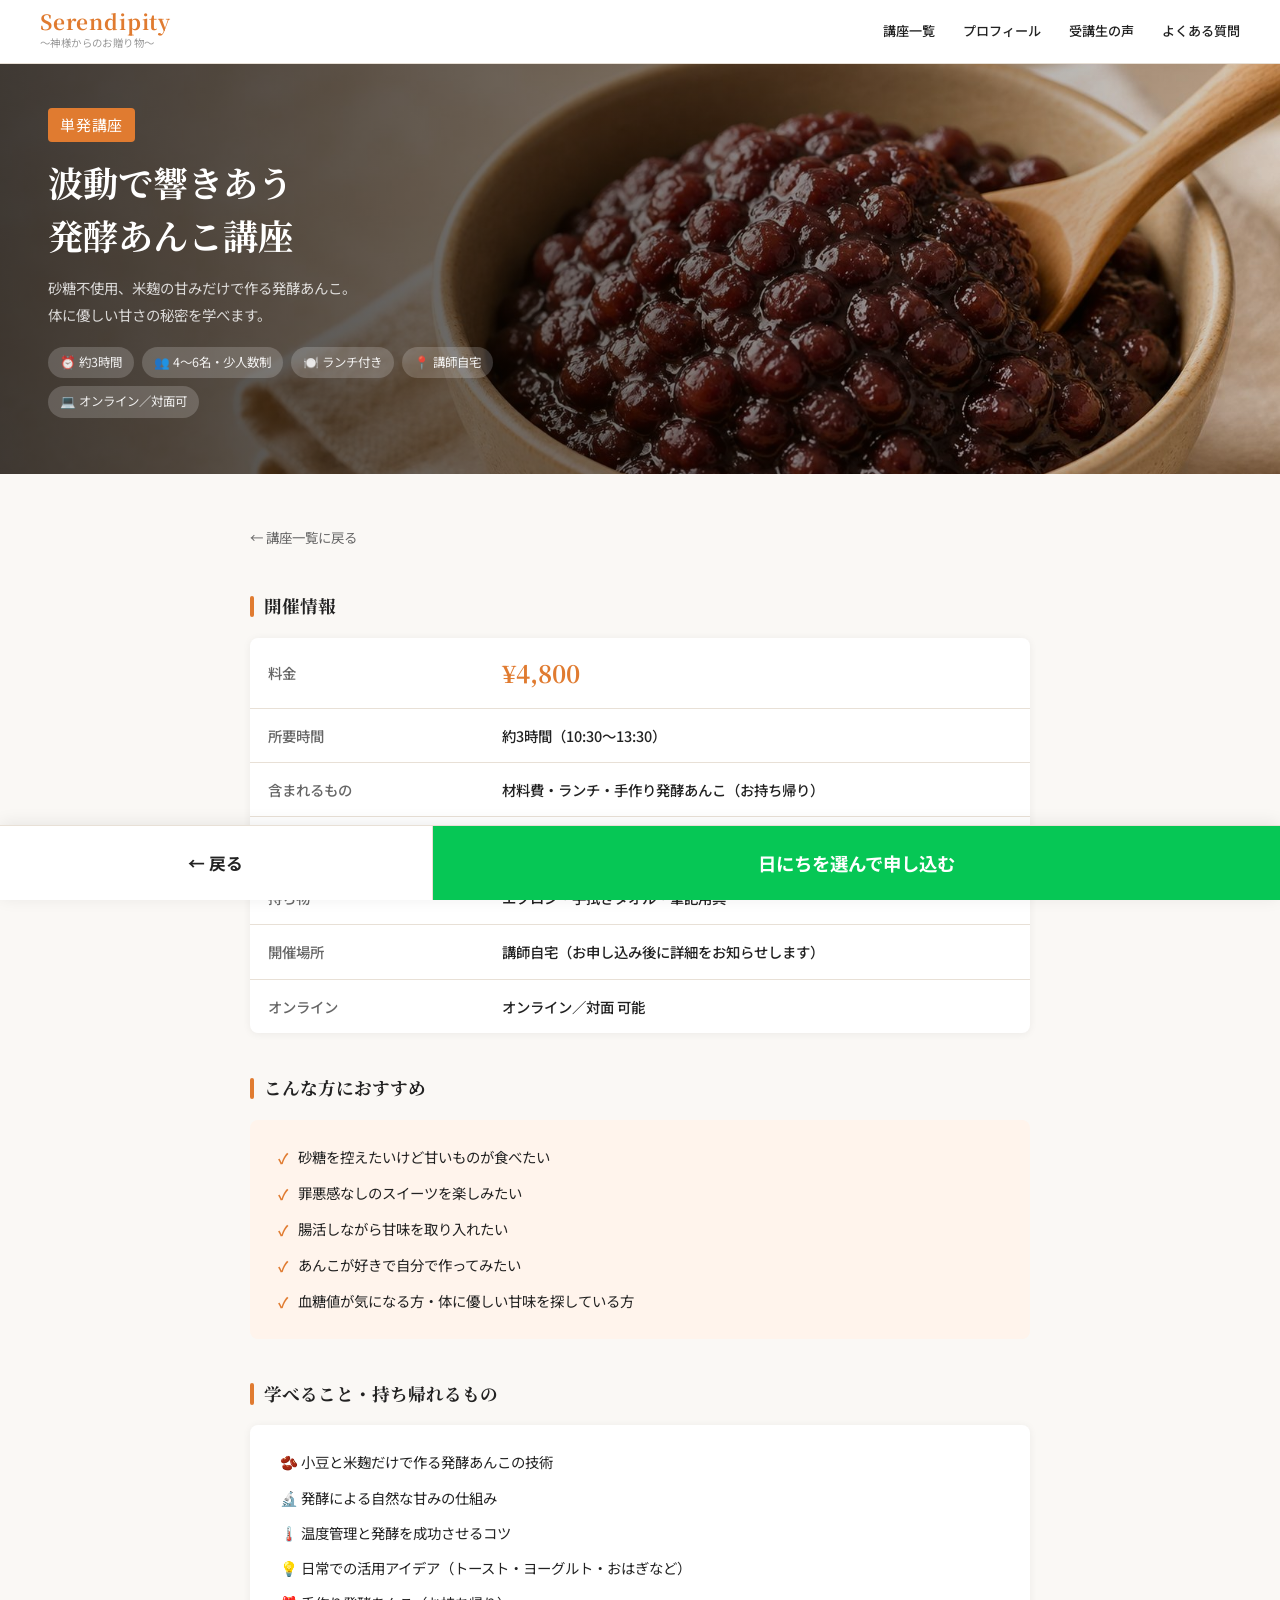
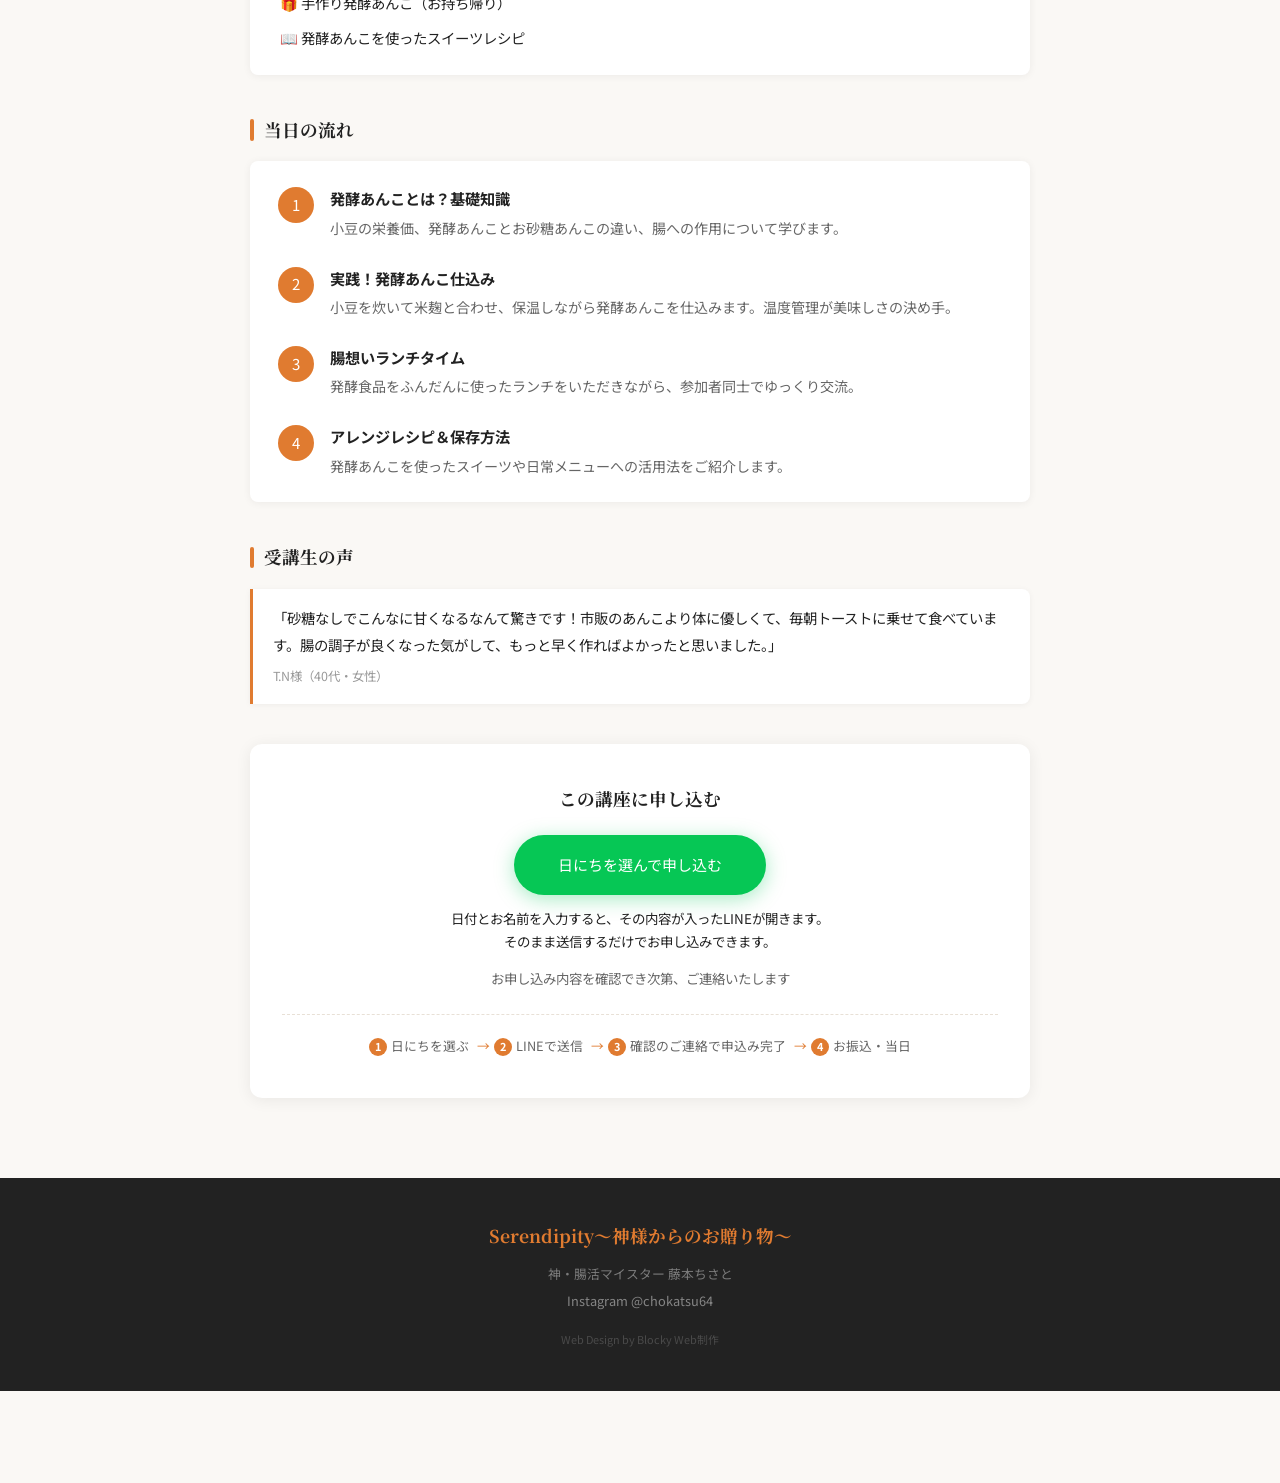
<file: lessons/anko.html>
<!DOCTYPE html>
<html lang="ja">
<head>
  <meta charset="UTF-8">
  <meta name="viewport" content="width=device-width, initial-scale=1.0">
  <title>波動で響きあう発酵あんこ講座 | Serendipity〜神様からのお贈り物〜</title>
  <meta name="description" content="砂糖不使用、米麹の甘みだけで作る発酵あんこ。体に優しい甘さを学びます。¥4,800・ランチ付き・約3時間。">
  <link rel="icon" href="../favicon.svg" type="image/svg+xml">
  <meta property="og:type" content="website">
  <meta property="og:site_name" content="Serendipity〜神様からのお贈り物〜">
  <meta property="og:title" content="波動で響きあう発酵あんこ講座 | Serendipity〜神様からのお贈り物〜">
  <meta property="og:description" content="砂糖不使用、米麹の甘みだけで作る発酵あんこ。体に優しい甘さを学びます。¥4,800・ランチ付き・約3時間。">
  <meta property="og:url" content="https://serendipity-2ca.pages.dev/lessons/anko.html">
  <meta property="og:image" content="https://serendipity-2ca.pages.dev/images/hero/anko.jpg">
  <meta property="og:locale" content="ja_JP">
  <meta name="twitter:card" content="summary_large_image">
  <link rel="preconnect" href="https://fonts.googleapis.com">
  <link rel="preconnect" href="https://fonts.gstatic.com" crossorigin>
  <link href="https://fonts.googleapis.com/css2?family=Noto+Serif+JP:wght@400;700&family=Noto+Sans+JP:wght@400;500;700&display=swap" rel="stylesheet">
  <style>
    *, *::before, *::after { box-sizing: border-box; margin: 0; padding: 0; }
    :root { --orange: #e07b30; --orange2: #c45f18; --cream: #faf8f5; --white: #ffffff; --dark: #222222; --gray: #666666; --gray2: #999999; --border: #e8e0d6; }
    html { scroll-behavior: smooth; }
    body { font-family: 'Noto Sans JP', -apple-system, BlinkMacSystemFont, 'Hiragino Sans', sans-serif; background: var(--cream); color: var(--dark); font-size: 15px; line-height: 1.75; -webkit-font-smoothing: antialiased; padding-bottom: 92px; }
    .hdr { position: fixed; top: 0; left: 0; right: 0; z-index: 200; background: var(--white); border-bottom: 1px solid var(--border); height: 64px; display: flex; align-items: center; justify-content: space-between; padding: 0 40px; }
    .hdr-brand { text-decoration: none; display: flex; flex-direction: column; }
    .hdr-brand-main { font-family: 'Noto Serif JP', serif; font-size: 1.3rem; font-weight: 700; color: var(--orange); letter-spacing: .04em; line-height: 1; }
    .hdr-brand-sub { font-size: .65rem; color: var(--gray2); letter-spacing: .04em; margin-top: 2px; }
    .hdr-nav { display: flex; align-items: center; gap: 28px; }
    .hdr-nav a { font-size: .82rem; font-weight: 500; color: var(--dark); text-decoration: none; transition: color .15s; }
    .hdr-nav a:hover { color: var(--orange); }
    .hero { margin-top: 64px; position: relative; overflow: hidden; min-height: 380px; display: flex; align-items: flex-end; }
    .hero-bg { position: absolute; inset: 0; }
    .hero-bg img { width: 100%; height: 100%; object-fit: cover; object-position: center 30%; display: block; }
    .hero-ov { position: absolute; inset: 0; background: linear-gradient(90deg, rgba(10,5,0,.78) 0%, rgba(10,5,0,.5) 55%, rgba(10,5,0,.15) 100%); }
    .hero-body { position: relative; z-index: 2; padding: 44px 48px 56px; max-width: 640px; }
    .hero-badge { display: inline-block; background: var(--orange); color: #fff; font: 700 .72rem/1 inherit; letter-spacing: .05em; padding: 4px 12px; border-radius: 4px; margin-bottom: 14px; }
    .hero h1 { font-family: 'Noto Serif JP', serif; font-size: clamp(1.5rem, 3.5vw, 2.2rem); font-weight: 700; color: #fff; line-height: 1.5; margin-bottom: 12px; }
    .hero-catch { font-size: .9rem; color: rgba(255,255,255,.8); line-height: 1.9; margin-bottom: 18px; }
    .hero-chips { display: flex; flex-wrap: wrap; gap: 8px; }
    .hero-chip { display: inline-flex; align-items: center; gap: 5px; background: rgba(255,255,255,.18); color: rgba(255,255,255,.9); font-size: .78rem; padding: 5px 12px; border-radius: 100px; }
    .ls { padding: 52px 48px 80px; }
    .ls-inner { max-width: 780px; margin: 0 auto; display: flex; flex-direction: column; gap: 40px; }
    .sec-ttl { font-family: 'Noto Serif JP', serif; font-size: 1.1rem; font-weight: 700; color: var(--dark); margin-bottom: 16px; display: flex; align-items: center; gap: 10px; }
    .sec-ttl::before { content: ''; display: block; width: 4px; height: 1.2em; background: var(--orange); border-radius: 2px; flex-shrink: 0; }
    .info-table { width: 100%; border-collapse: collapse; background: var(--white); border-radius: 8px; overflow: hidden; box-shadow: 0 1px 8px rgba(0,0,0,.06); }
    .info-table th, .info-table td { padding: 14px 18px; text-align: left; border-bottom: 1px solid var(--border); font-size: .9rem; }
    .info-table th { width: 30%; color: var(--gray); font-weight: 500; white-space: nowrap; }
    .info-table td { font-weight: 500; }
    .info-table tr:last-child th, .info-table tr:last-child td { border-bottom: none; }
    .price-val { font-family: 'Noto Serif JP', serif; font-size: 1.5rem; font-weight: 700; color: var(--orange); }
    .box-orange { background: #fff4ec; border-radius: 8px; padding: 24px 28px; }
    .box-white { background: var(--white); border-radius: 8px; padding: 24px 28px; box-shadow: 0 1px 8px rgba(0,0,0,.06); }
    .check-list { list-style: none; display: flex; flex-direction: column; gap: 10px; }
    .check-list li { display: flex; align-items: flex-start; gap: 10px; font-size: .9rem; }
    .check-list li::before { content: '✓'; color: var(--orange); font-weight: 700; flex-shrink: 0; margin-top: 1px; }
    .feat-list { list-style: none; display: flex; flex-direction: column; gap: 10px; }
    .feat-list li { font-size: .9rem; padding-left: 2px; }
    .timeline { display: flex; flex-direction: column; gap: 24px; }
    .tl-item { display: flex; gap: 16px; align-items: flex-start; }
    .tl-num { width: 36px; height: 36px; border-radius: 50%; background: var(--orange); color: #fff; display: flex; align-items: center; justify-content: center; font: 700 .88rem/1 inherit; flex-shrink: 0; margin-top: 2px; }
    .tl-title { font-weight: 700; font-size: .95rem; margin-bottom: 4px; }
    .tl-desc { font-size: .88rem; color: var(--gray); line-height: 1.75; }
    .voice-block { border-left: 3px solid var(--orange); padding: 16px 20px; background: var(--white); border-radius: 0 8px 8px 0; box-shadow: 0 1px 6px rgba(0,0,0,.05); margin-bottom: 16px; }
    .voice-block:last-child { margin-bottom: 0; }
    .voice-text { font-size: .9rem; color: var(--dark); line-height: 1.85; margin-bottom: 8px; }
    .voice-who { font-size: .78rem; color: var(--gray2); }
    .apply-wrap { text-align: center; background: var(--white); border-radius: 12px; padding: 40px 32px; box-shadow: 0 2px 16px rgba(0,0,0,.07); }
    .apply-ttl { font-family: 'Noto Serif JP', serif; font-size: 1.1rem; font-weight: 700; margin-bottom: 20px; }
    .apply-btn { display: inline-flex; align-items: center; gap: 8px; background: var(--orange); color: #fff; padding: 17px 44px; border-radius: 980px; font: 700 1.05rem/1 inherit; text-decoration: none; box-shadow: 0 4px 20px rgba(224,123,48,.4); transition: transform .2s, box-shadow .2s; }
    .apply-btn:hover { transform: translateY(-2px); box-shadow: 0 8px 28px rgba(224,123,48,.45); }
    .apply-line { display: inline-flex; align-items: center; justify-content: center; gap: 8px; margin-top: 14px; background: #fff; color: #06c755; border: 2px solid #06c755; padding: 12px 28px; border-radius: 980px; font: 700 .9rem/1 inherit; text-decoration: none; transition: background .15s, color .15s; }
    .apply-line:hover { background: #06c755; color: #fff; }
    .apply-flow { list-style: none; display: flex; justify-content: center; flex-wrap: wrap; gap: 6px 4px; margin-top: 24px; padding-top: 20px; border-top: 1px dashed var(--border, #e8e0d6); font-size: .8rem; color: var(--gray); }
    .apply-flow li { display: flex; align-items: center; gap: 4px; }
    .apply-flow li:not(:last-child)::after { content: '→'; color: var(--orange); margin-left: 4px; }
    .apply-flow b { display: inline-flex; align-items: center; justify-content: center; width: 18px; height: 18px; border-radius: 50%; background: var(--orange); color: #fff; font-size: .68rem; }
    .apply-btn.line { background: #06c755; box-shadow: 0 4px 20px rgba(6,199,85,.35); }
    .apply-btn.line:hover { box-shadow: 0 8px 28px rgba(6,199,85,.4); }
    .apply-howto { margin-top: 12px; font-size: .84rem; color: var(--dark); line-height: 1.7; }
    .lesson-bar-apply.line { background: #06c755; }
    .lesson-bar-apply.line:hover { background: #05a948; }
    .apply-note { margin-top: 14px; font-size: .84rem; color: var(--gray); }
    .back-link { display: inline-flex; align-items: center; gap: 6px; color: var(--gray); font-size: .84rem; text-decoration: none; border-bottom: 1px solid transparent; transition: color .15s, border-color .15s; }
    .back-link:hover { color: var(--orange); border-color: var(--orange); }
    footer { background: var(--dark); color: rgba(255,255,255,.4); text-align: center; padding: 40px 28px; font-size: .8rem; line-height: 2.1; }
    footer .f-brand { font-family: 'Noto Serif JP', serif; color: var(--orange); font-size: 1.1rem; font-weight: 700; display: block; margin-bottom: 6px; }
    footer a { color: rgba(255,255,255,.45); text-decoration: none; }
    .powered { margin-top: 14px; font-size: .68rem; color: rgba(255,255,255,.18); }
    @media (max-width: 900px) { .hdr { padding: 0 20px; } .hdr-nav { gap: 16px; } .hdr-nav a { font-size: .76rem; } .hero-body { padding: 36px 24px 48px; } .ls { padding: 40px 20px 60px; } }
    @media (max-width: 560px) { .hdr-nav { display: none; } .hero h1 { font-size: 1.5rem; } }

    /* ── LESSON FIXED BAR ── */
    .lesson-bar { position: fixed; bottom: 0; left: 0; right: 0; z-index: 300; display: flex; background: #fff; border-top: 1px solid var(--border); box-shadow: 0 -2px 16px rgba(0,0,0,.08); padding-bottom: env(safe-area-inset-bottom); }
    .lesson-bar-back { flex: 1; display: flex; align-items: center; justify-content: center; gap: 6px; background: #fff; color: var(--dark); padding: 26px 12px; font: 700 1.05rem/1.2 'Noto Sans JP',sans-serif; text-decoration: none; border-right: 1px solid var(--border); transition: background .15s; }
    .lesson-bar-back:hover { background: var(--cream); }
    .lesson-bar-apply { flex: 2; display: flex; align-items: center; justify-content: center; gap: 8px; background: var(--orange); color: #fff; padding: 26px 16px; font: 700 1.15rem/1.2 'Noto Sans JP',sans-serif; text-align: center; text-decoration: none; transition: background .15s; }
    .lesson-bar-apply:hover { background: var(--orange2); }
    @media (max-width: 360px) { .lesson-bar-back { font-size: .95rem; } .lesson-bar-apply { font-size: 1rem; padding: 24px 10px; } }
  </style>
</head>
<body>

<header class="hdr">
  <a href="../index.html" class="hdr-brand">
    <span class="hdr-brand-main">Serendipity</span>
    <span class="hdr-brand-sub">〜神様からのお贈り物〜</span>
  </a>
  <nav class="hdr-nav">
    <a href="../courses.html">講座一覧</a>
    <a href="../index.html#profile">プロフィール</a>
    <a href="../index.html#voice">受講生の声</a>
    
    <a href="../index.html#faq">よくある質問</a>
  </nav>
</header>

<section class="hero">
  <div class="hero-bg"><img src="../images/hero/anko.jpg" alt="発酵あんこ講座"></div>
  <div class="hero-ov"></div>
  <div class="hero-body">
    <span class="hero-badge">単発講座</span>
    <h1>波動で響きあう<br>発酵あんこ講座</h1>
    <p class="hero-catch">砂糖不使用、米麹の甘みだけで作る発酵あんこ。<br>体に優しい甘さの秘密を学べます。</p>
    <div class="hero-chips">
      <span class="hero-chip">⏰ 約3時間</span>
      <span class="hero-chip">👥 4〜6名・少人数制</span>
      <span class="hero-chip">🍽️ ランチ付き</span>
      <span class="hero-chip">📍 講師自宅</span>
      <span class="hero-chip">💻 オンライン／対面可</span>
    </div>
  </div>
</section>

<div class="ls">
  <div class="ls-inner">

    <a href="../courses.html" class="back-link">← 講座一覧に戻る</a>

    <div>
      <h2 class="sec-ttl">開催情報</h2>
      <table class="info-table">
        <tr><th>料金</th><td><span class="price-val">¥4,800</span></td></tr>
        <tr><th>所要時間</th><td>約3時間（10:30〜13:30）</td></tr>
        <tr><th>含まれるもの</th><td>材料費・ランチ・手作り発酵あんこ（お持ち帰り）</td></tr>
        <tr><th>定員</th><td>4〜6名（少人数制）</td></tr>
        <tr><th>持ち物</th><td>エプロン・手拭きタオル・筆記用具</td></tr>
        <tr><th>開催場所</th><td>講師自宅（お申し込み後に詳細をお知らせします）</td></tr>
        <tr><th>オンライン</th><td>オンライン／対面 可能</td></tr>
      </table>
    </div>

    <div>
      <h2 class="sec-ttl">こんな方におすすめ</h2>
      <div class="box-orange">
        <ul class="check-list">
          <li>砂糖を控えたいけど甘いものが食べたい</li>
          <li>罪悪感なしのスイーツを楽しみたい</li>
          <li>腸活しながら甘味を取り入れたい</li>
          <li>あんこが好きで自分で作ってみたい</li>
          <li>血糖値が気になる方・体に優しい甘味を探している方</li>
        </ul>
      </div>
    </div>

    <div>
      <h2 class="sec-ttl">学べること・持ち帰れるもの</h2>
      <div class="box-white">
        <ul class="feat-list">
          <li>🫘 小豆と米麹だけで作る発酵あんこの技術</li>
          <li>🔬 発酵による自然な甘みの仕組み</li>
          <li>🌡️ 温度管理と発酵を成功させるコツ</li>
          <li>💡 日常での活用アイデア（トースト・ヨーグルト・おはぎなど）</li>
          <li>🎁 手作り発酵あんこ（お持ち帰り）</li>
          <li>📖 発酵あんこを使ったスイーツレシピ</li>
        </ul>
      </div>
    </div>

    <div>
      <h2 class="sec-ttl">当日の流れ</h2>
      <div class="box-white">
        <div class="timeline">
          <div class="tl-item">
            <div class="tl-num">1</div>
            <div>
              <div class="tl-title">発酵あんことは？基礎知識</div>
              <div class="tl-desc">小豆の栄養価、発酵あんことお砂糖あんこの違い、腸への作用について学びます。</div>
            </div>
          </div>
          <div class="tl-item">
            <div class="tl-num">2</div>
            <div>
              <div class="tl-title">実践！発酵あんこ仕込み</div>
              <div class="tl-desc">小豆を炊いて米麹と合わせ、保温しながら発酵あんこを仕込みます。温度管理が美味しさの決め手。</div>
            </div>
          </div>
          <div class="tl-item">
            <div class="tl-num">3</div>
            <div>
              <div class="tl-title">腸想いランチタイム</div>
              <div class="tl-desc">発酵食品をふんだんに使ったランチをいただきながら、参加者同士でゆっくり交流。</div>
            </div>
          </div>
          <div class="tl-item">
            <div class="tl-num">4</div>
            <div>
              <div class="tl-title">アレンジレシピ＆保存方法</div>
              <div class="tl-desc">発酵あんこを使ったスイーツや日常メニューへの活用法をご紹介します。</div>
            </div>
          </div>
        </div>
      </div>
    </div>

    <div>
      <h2 class="sec-ttl">受講生の声</h2>
      <div class="voice-block">
        <p class="voice-text">「砂糖なしでこんなに甘くなるなんて驚きです！市販のあんこより体に優しくて、毎朝トーストに乗せて食べています。腸の調子が良くなった気がして、もっと早く作ればよかったと思いました。」</p>
        <div class="voice-who">T.N様（40代・女性）</div>
      </div>
    </div>

    <div class="apply-wrap">
      <p class="apply-ttl">この講座に申し込む</p>
      <a href="../apply.html?c=anko" class="apply-btn line">日にちを選んで申し込む</a>
      <p class="apply-howto">日付とお名前を入力すると、その内容が入ったLINEが開きます。<br>そのまま送信するだけでお申し込みできます。</p>
      <p class="apply-note">お申し込み内容を確認でき次第、ご連絡いたします</p>
      <ol class="apply-flow">
        <li><b>1</b>日にちを選ぶ</li>
        <li><b>2</b>LINEで送信</li>
        <li><b>3</b>確認のご連絡で申込み完了</li>
        <li><b>4</b>お振込・当日</li>
      </ol>
    </div>

  </div>
</div>

<footer>
  <span class="f-brand">Serendipity〜神様からのお贈り物〜</span>
  神・腸活マイスター 藤本ちさと<br>
  <a href="https://www.instagram.com/chokatsu64/" target="_blank">Instagram @chokatsu64</a>
  <div class="powered">Web Design by Blocky Web制作</div>
</footer>


<!-- LESSON FIXED BAR -->
<div class="lesson-bar">
  <a href="../courses.html" class="lesson-bar-back">← 戻る</a>
  <a href="../apply.html?c=anko" class="lesson-bar-apply line">日にちを選んで申し込む</a>
</div>
</body>
</html>
</file>
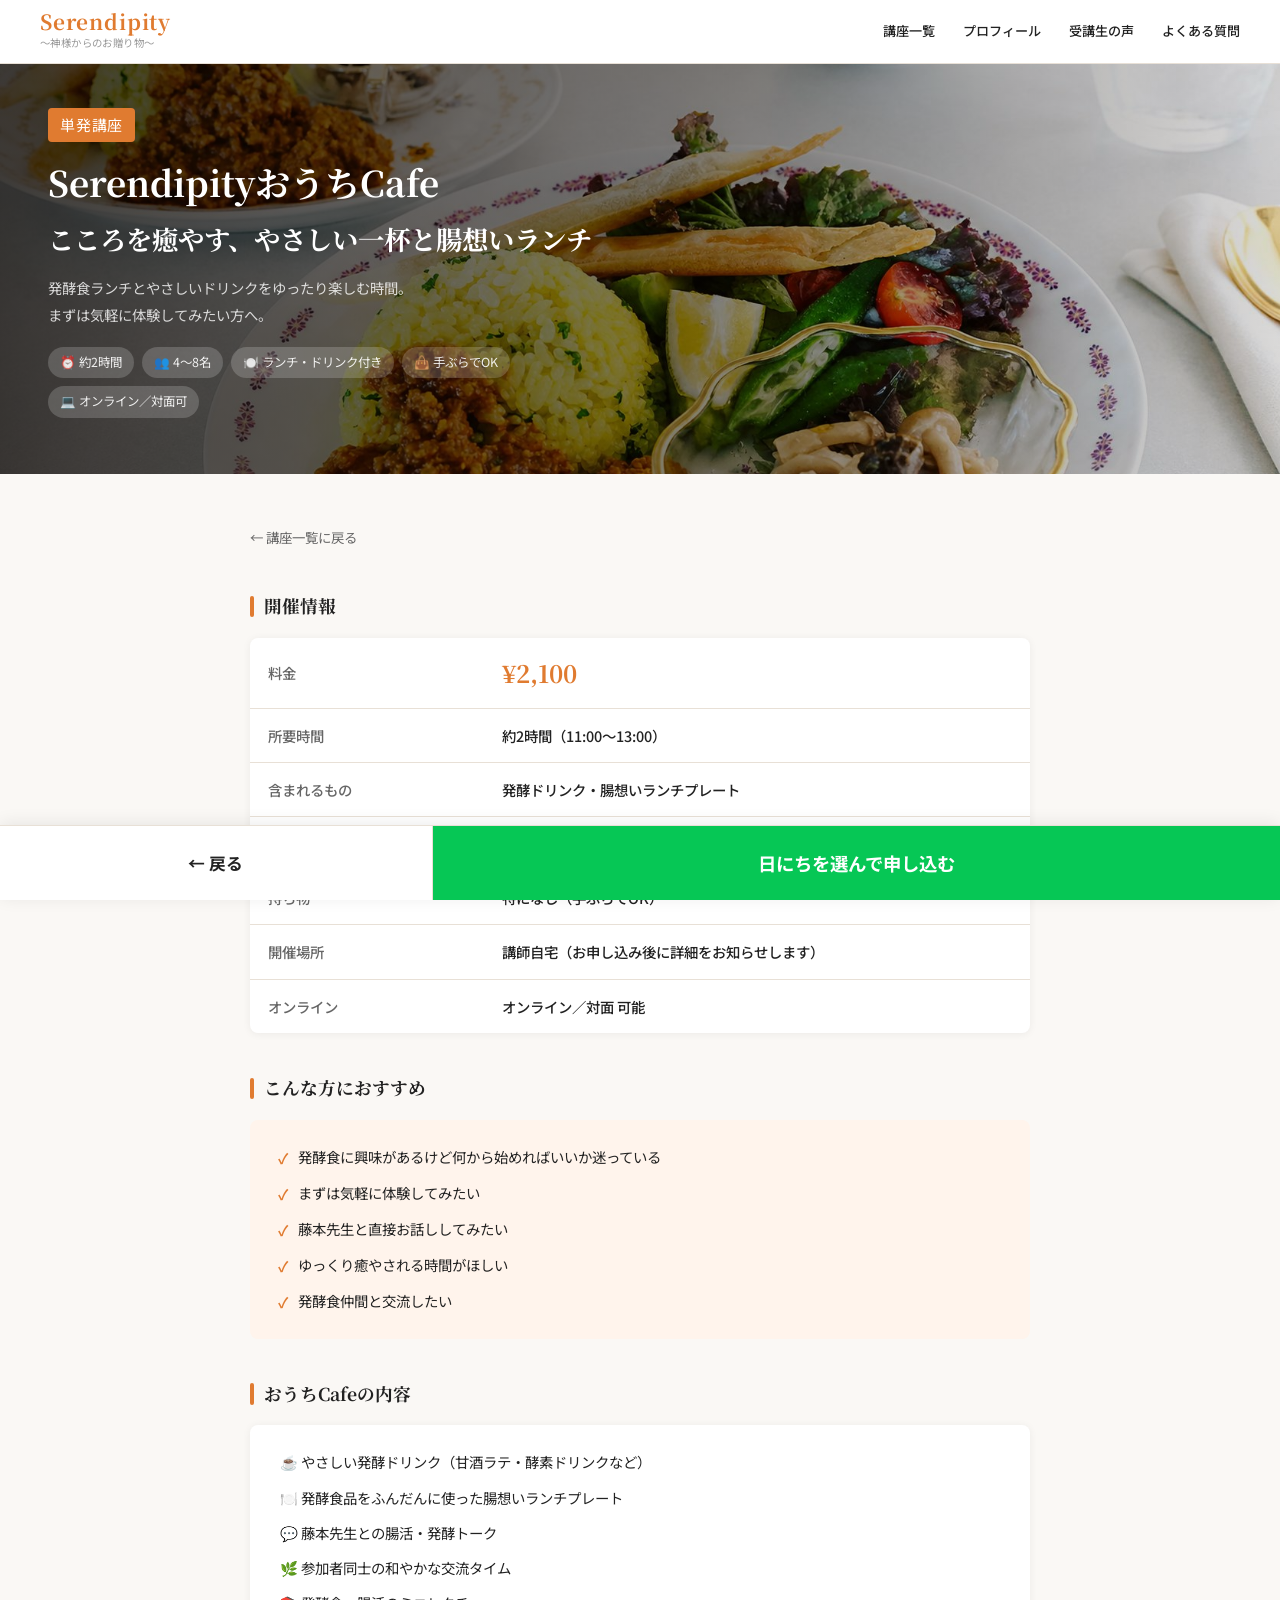
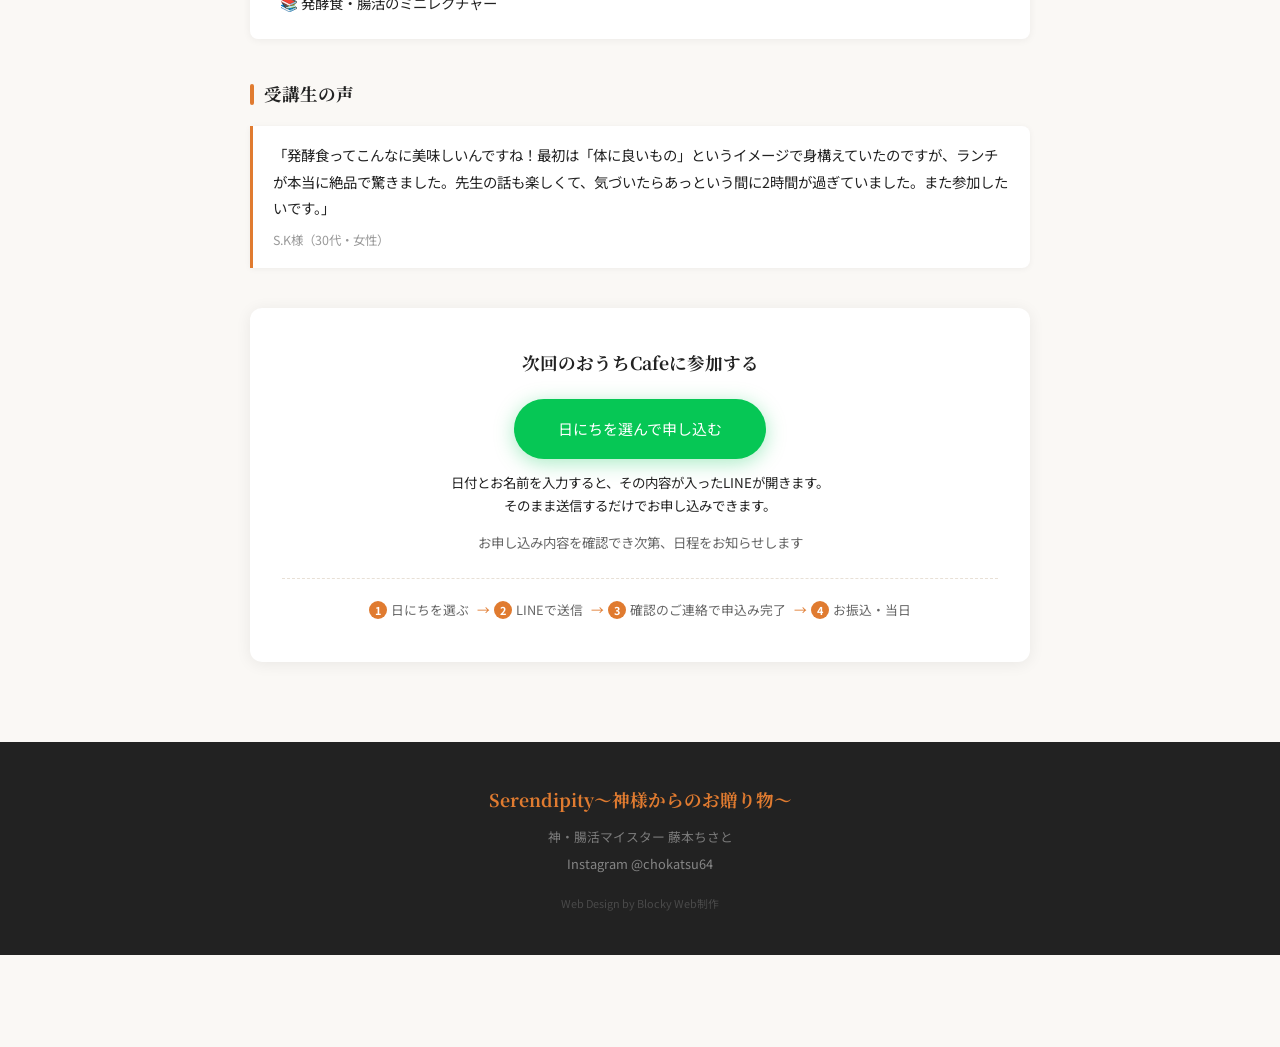
<file: lessons/cafe.html>
<!DOCTYPE html>
<html lang="ja">
<head>
  <meta charset="UTF-8">
  <meta name="viewport" content="width=device-width, initial-scale=1.0">
  <title>SerendipityおうちCafe | Serendipity〜神様からのお贈り物〜</title>
  <meta name="description" content="発酵食ランチとやさしいドリンクをゆったり楽しむ時間。気軽に参加できる入門講座。¥2,100・約2時間。">
  <link rel="icon" href="../favicon.svg" type="image/svg+xml">
  <meta property="og:type" content="website">
  <meta property="og:site_name" content="Serendipity〜神様からのお贈り物〜">
  <meta property="og:title" content="SerendipityおうちCafe | Serendipity〜神様からのお贈り物〜">
  <meta property="og:description" content="発酵食ランチとやさしいドリンクをゆったり楽しむ時間。気軽に参加できる入門講座。¥2,100・約2時間。">
  <meta property="og:url" content="https://serendipity-2ca.pages.dev/lessons/cafe.html">
  <meta property="og:image" content="https://serendipity-2ca.pages.dev/images/hero/cafe.jpg">
  <meta property="og:locale" content="ja_JP">
  <meta name="twitter:card" content="summary_large_image">
  <link rel="preconnect" href="https://fonts.googleapis.com">
  <link rel="preconnect" href="https://fonts.gstatic.com" crossorigin>
  <link href="https://fonts.googleapis.com/css2?family=Noto+Serif+JP:wght@400;700&family=Noto+Sans+JP:wght@400;500;700&display=swap" rel="stylesheet">
  <style>
    *, *::before, *::after { box-sizing: border-box; margin: 0; padding: 0; }
    :root { --orange: #e07b30; --orange2: #c45f18; --cream: #faf8f5; --white: #ffffff; --dark: #222222; --gray: #666666; --gray2: #999999; --border: #e8e0d6; }
    html { scroll-behavior: smooth; }
    body { font-family: 'Noto Sans JP', -apple-system, BlinkMacSystemFont, 'Hiragino Sans', sans-serif; background: var(--cream); color: var(--dark); font-size: 15px; line-height: 1.75; -webkit-font-smoothing: antialiased; padding-bottom: 92px; }
    .hdr { position: fixed; top: 0; left: 0; right: 0; z-index: 200; background: var(--white); border-bottom: 1px solid var(--border); height: 64px; display: flex; align-items: center; justify-content: space-between; padding: 0 40px; }
    .hdr-brand { text-decoration: none; display: flex; flex-direction: column; }
    .hdr-brand-main { font-family: 'Noto Serif JP', serif; font-size: 1.3rem; font-weight: 700; color: var(--orange); letter-spacing: .04em; line-height: 1; }
    .hdr-brand-sub { font-size: .65rem; color: var(--gray2); letter-spacing: .04em; margin-top: 2px; }
    .hdr-nav { display: flex; align-items: center; gap: 28px; }
    .hdr-nav a { font-size: .82rem; font-weight: 500; color: var(--dark); text-decoration: none; transition: color .15s; }
    .hdr-nav a:hover { color: var(--orange); }
    .hero { margin-top: 64px; position: relative; overflow: hidden; min-height: 380px; display: flex; align-items: flex-end; }
    .hero-bg { position: absolute; inset: 0; }
    .hero-bg img { width: 100%; height: 100%; object-fit: cover; object-position: center 30%; display: block; }
    .hero-ov { position: absolute; inset: 0; background: linear-gradient(90deg, rgba(10,5,0,.78) 0%, rgba(10,5,0,.5) 55%, rgba(10,5,0,.15) 100%); }
    .hero-body { position: relative; z-index: 2; padding: 44px 48px 56px; max-width: 640px; }
    .hero-badge { display: inline-block; background: var(--orange); color: #fff; font: 700 .72rem/1 inherit; letter-spacing: .05em; padding: 4px 12px; border-radius: 4px; margin-bottom: 14px; }
    .hero h1 { font-family: 'Noto Serif JP', serif; font-size: clamp(1.5rem, 3.5vw, 2.2rem); font-weight: 700; color: #fff; line-height: 1.5; margin-bottom: 12px; }
    .hero-catch { font-size: .9rem; color: rgba(255,255,255,.8); line-height: 1.9; margin-bottom: 18px; }
    .hero-chips { display: flex; flex-wrap: wrap; gap: 8px; }
    .hero-chip { display: inline-flex; align-items: center; gap: 5px; background: rgba(255,255,255,.18); color: rgba(255,255,255,.9); font-size: .78rem; padding: 5px 12px; border-radius: 100px; }
    .ls { padding: 52px 48px 80px; }
    .ls-inner { max-width: 780px; margin: 0 auto; display: flex; flex-direction: column; gap: 40px; }
    .sec-ttl { font-family: 'Noto Serif JP', serif; font-size: 1.1rem; font-weight: 700; color: var(--dark); margin-bottom: 16px; display: flex; align-items: center; gap: 10px; }
    .sec-ttl::before { content: ''; display: block; width: 4px; height: 1.2em; background: var(--orange); border-radius: 2px; flex-shrink: 0; }
    .info-table { width: 100%; border-collapse: collapse; background: var(--white); border-radius: 8px; overflow: hidden; box-shadow: 0 1px 8px rgba(0,0,0,.06); }
    .info-table th, .info-table td { padding: 14px 18px; text-align: left; border-bottom: 1px solid var(--border); font-size: .9rem; }
    .info-table th { width: 30%; color: var(--gray); font-weight: 500; white-space: nowrap; }
    .info-table td { font-weight: 500; }
    .info-table tr:last-child th, .info-table tr:last-child td { border-bottom: none; }
    .price-val { font-family: 'Noto Serif JP', serif; font-size: 1.5rem; font-weight: 700; color: var(--orange); }
    .box-orange { background: #fff4ec; border-radius: 8px; padding: 24px 28px; }
    .box-white { background: var(--white); border-radius: 8px; padding: 24px 28px; box-shadow: 0 1px 8px rgba(0,0,0,.06); }
    .check-list { list-style: none; display: flex; flex-direction: column; gap: 10px; }
    .check-list li { display: flex; align-items: flex-start; gap: 10px; font-size: .9rem; }
    .check-list li::before { content: '✓'; color: var(--orange); font-weight: 700; flex-shrink: 0; margin-top: 1px; }
    .feat-list { list-style: none; display: flex; flex-direction: column; gap: 10px; }
    .feat-list li { font-size: .9rem; padding-left: 2px; }
    .voice-block { border-left: 3px solid var(--orange); padding: 16px 20px; background: var(--white); border-radius: 0 8px 8px 0; box-shadow: 0 1px 6px rgba(0,0,0,.05); margin-bottom: 16px; }
    .voice-block:last-child { margin-bottom: 0; }
    .voice-text { font-size: .9rem; color: var(--dark); line-height: 1.85; margin-bottom: 8px; }
    .voice-who { font-size: .78rem; color: var(--gray2); }
    .apply-wrap { text-align: center; background: var(--white); border-radius: 12px; padding: 40px 32px; box-shadow: 0 2px 16px rgba(0,0,0,.07); }
    .apply-ttl { font-family: 'Noto Serif JP', serif; font-size: 1.1rem; font-weight: 700; margin-bottom: 20px; }
    .apply-btn { display: inline-flex; align-items: center; gap: 8px; background: var(--orange); color: #fff; padding: 17px 44px; border-radius: 980px; font: 700 1.05rem/1 inherit; text-decoration: none; box-shadow: 0 4px 20px rgba(224,123,48,.4); transition: transform .2s, box-shadow .2s; }
    .apply-btn:hover { transform: translateY(-2px); box-shadow: 0 8px 28px rgba(224,123,48,.45); }
    .apply-line { display: inline-flex; align-items: center; justify-content: center; gap: 8px; margin-top: 14px; background: #fff; color: #06c755; border: 2px solid #06c755; padding: 12px 28px; border-radius: 980px; font: 700 .9rem/1 inherit; text-decoration: none; transition: background .15s, color .15s; }
    .apply-line:hover { background: #06c755; color: #fff; }
    .apply-flow { list-style: none; display: flex; justify-content: center; flex-wrap: wrap; gap: 6px 4px; margin-top: 24px; padding-top: 20px; border-top: 1px dashed var(--border, #e8e0d6); font-size: .8rem; color: var(--gray); }
    .apply-flow li { display: flex; align-items: center; gap: 4px; }
    .apply-flow li:not(:last-child)::after { content: '→'; color: var(--orange); margin-left: 4px; }
    .apply-flow b { display: inline-flex; align-items: center; justify-content: center; width: 18px; height: 18px; border-radius: 50%; background: var(--orange); color: #fff; font-size: .68rem; }
    .apply-btn.line { background: #06c755; box-shadow: 0 4px 20px rgba(6,199,85,.35); }
    .apply-btn.line:hover { box-shadow: 0 8px 28px rgba(6,199,85,.4); }
    .apply-howto { margin-top: 12px; font-size: .84rem; color: var(--dark); line-height: 1.7; }
    .lesson-bar-apply.line { background: #06c755; }
    .lesson-bar-apply.line:hover { background: #05a948; }
    .apply-note { margin-top: 14px; font-size: .84rem; color: var(--gray); }
    .back-link { display: inline-flex; align-items: center; gap: 6px; color: var(--gray); font-size: .84rem; text-decoration: none; border-bottom: 1px solid transparent; transition: color .15s, border-color .15s; }
    .back-link:hover { color: var(--orange); border-color: var(--orange); }
    footer { background: var(--dark); color: rgba(255,255,255,.4); text-align: center; padding: 40px 28px; font-size: .8rem; line-height: 2.1; }
    footer .f-brand { font-family: 'Noto Serif JP', serif; color: var(--orange); font-size: 1.1rem; font-weight: 700; display: block; margin-bottom: 6px; }
    footer a { color: rgba(255,255,255,.45); text-decoration: none; }
    .powered { margin-top: 14px; font-size: .68rem; color: rgba(255,255,255,.18); }
    @media (max-width: 900px) { .hdr { padding: 0 20px; } .hdr-nav { gap: 16px; } .hdr-nav a { font-size: .76rem; } .hero-body { padding: 36px 24px 48px; } .ls { padding: 40px 20px 60px; } }
    @media (max-width: 560px) { .hdr-nav { display: none; } .hero h1 { font-size: 1.5rem; } }

    /* ── LESSON FIXED BAR ── */
    .lesson-bar { position: fixed; bottom: 0; left: 0; right: 0; z-index: 300; display: flex; background: #fff; border-top: 1px solid var(--border); box-shadow: 0 -2px 16px rgba(0,0,0,.08); padding-bottom: env(safe-area-inset-bottom); }
    .lesson-bar-back { flex: 1; display: flex; align-items: center; justify-content: center; gap: 6px; background: #fff; color: var(--dark); padding: 26px 12px; font: 700 1.05rem/1.2 'Noto Sans JP',sans-serif; text-decoration: none; border-right: 1px solid var(--border); transition: background .15s; }
    .lesson-bar-back:hover { background: var(--cream); }
    .lesson-bar-apply { flex: 2; display: flex; align-items: center; justify-content: center; gap: 8px; background: var(--orange); color: #fff; padding: 26px 16px; font: 700 1.15rem/1.2 'Noto Sans JP',sans-serif; text-align: center; text-decoration: none; transition: background .15s; }
    .lesson-bar-apply:hover { background: var(--orange2); }
    @media (max-width: 360px) { .lesson-bar-back { font-size: .95rem; } .lesson-bar-apply { font-size: 1rem; padding: 24px 10px; } }
  </style>
</head>
<body>

<header class="hdr">
  <a href="../index.html" class="hdr-brand">
    <span class="hdr-brand-main">Serendipity</span>
    <span class="hdr-brand-sub">〜神様からのお贈り物〜</span>
  </a>
  <nav class="hdr-nav">
    <a href="../courses.html">講座一覧</a>
    <a href="../index.html#profile">プロフィール</a>
    <a href="../index.html#voice">受講生の声</a>
    
    <a href="../index.html#faq">よくある質問</a>
  </nav>
</header>

<section class="hero">
  <div class="hero-bg"><img src="../images/hero/cafe.jpg" alt="おうちCafe"></div>
  <div class="hero-ov"></div>
  <div class="hero-body">
    <span class="hero-badge">単発講座</span>
    <h1>SerendipityおうちCafe<br><span style="font-size:.75em;">こころを癒やす、やさしい一杯と腸想いランチ</span></h1>
    <p class="hero-catch">発酵食ランチとやさしいドリンクをゆったり楽しむ時間。<br>まずは気軽に体験してみたい方へ。</p>
    <div class="hero-chips">
      <span class="hero-chip">⏰ 約2時間</span>
      <span class="hero-chip">👥 4〜8名</span>
      <span class="hero-chip">🍽️ ランチ・ドリンク付き</span>
      <span class="hero-chip">👜 手ぶらでOK</span>
      <span class="hero-chip">💻 オンライン／対面可</span>
    </div>
  </div>
</section>

<div class="ls">
  <div class="ls-inner">

    <a href="../courses.html" class="back-link">← 講座一覧に戻る</a>

    <div>
      <h2 class="sec-ttl">開催情報</h2>
      <table class="info-table">
        <tr><th>料金</th><td><span class="price-val">¥2,100</span></td></tr>
        <tr><th>所要時間</th><td>約2時間（11:00〜13:00）</td></tr>
        <tr><th>含まれるもの</th><td>発酵ドリンク・腸想いランチプレート</td></tr>
        <tr><th>定員</th><td>4〜8名</td></tr>
        <tr><th>持ち物</th><td>特になし（手ぶらでOK）</td></tr>
        <tr><th>開催場所</th><td>講師自宅（お申し込み後に詳細をお知らせします）</td></tr>
        <tr><th>オンライン</th><td>オンライン／対面 可能</td></tr>
      </table>
    </div>

    <div>
      <h2 class="sec-ttl">こんな方におすすめ</h2>
      <div class="box-orange">
        <ul class="check-list">
          <li>発酵食に興味があるけど何から始めればいいか迷っている</li>
          <li>まずは気軽に体験してみたい</li>
          <li>藤本先生と直接お話ししてみたい</li>
          <li>ゆっくり癒やされる時間がほしい</li>
          <li>発酵食仲間と交流したい</li>
        </ul>
      </div>
    </div>

    <div>
      <h2 class="sec-ttl">おうちCafeの内容</h2>
      <div class="box-white">
        <ul class="feat-list">
          <li>☕ やさしい発酵ドリンク（甘酒ラテ・酵素ドリンクなど）</li>
          <li>🍽️ 発酵食品をふんだんに使った腸想いランチプレート</li>
          <li>💬 藤本先生との腸活・発酵トーク</li>
          <li>🌿 参加者同士の和やかな交流タイム</li>
          <li>📚 発酵食・腸活のミニレクチャー</li>
        </ul>
      </div>
    </div>

    <div>
      <h2 class="sec-ttl">受講生の声</h2>
      <div class="voice-block">
        <p class="voice-text">「発酵食ってこんなに美味しいんですね！最初は「体に良いもの」というイメージで身構えていたのですが、ランチが本当に絶品で驚きました。先生の話も楽しくて、気づいたらあっという間に2時間が過ぎていました。また参加したいです。」</p>
        <div class="voice-who">S.K様（30代・女性）</div>
      </div>
    </div>

    <div class="apply-wrap">
      <p class="apply-ttl">次回のおうちCafeに参加する</p>
      <a href="../apply.html?c=cafe" class="apply-btn line">日にちを選んで申し込む</a>
      <p class="apply-howto">日付とお名前を入力すると、その内容が入ったLINEが開きます。<br>そのまま送信するだけでお申し込みできます。</p>
      <p class="apply-note">お申し込み内容を確認でき次第、日程をお知らせします</p>
      <ol class="apply-flow">
        <li><b>1</b>日にちを選ぶ</li>
        <li><b>2</b>LINEで送信</li>
        <li><b>3</b>確認のご連絡で申込み完了</li>
        <li><b>4</b>お振込・当日</li>
      </ol>
    </div>

  </div>
</div>

<footer>
  <span class="f-brand">Serendipity〜神様からのお贈り物〜</span>
  神・腸活マイスター 藤本ちさと<br>
  <a href="https://www.instagram.com/chokatsu64/" target="_blank">Instagram @chokatsu64</a>
  <div class="powered">Web Design by Blocky Web制作</div>
</footer>


<!-- LESSON FIXED BAR -->
<div class="lesson-bar">
  <a href="../courses.html" class="lesson-bar-back">← 戻る</a>
  <a href="../apply.html?c=cafe" class="lesson-bar-apply line">日にちを選んで申し込む</a>
</div>
</body>
</html>
</file>
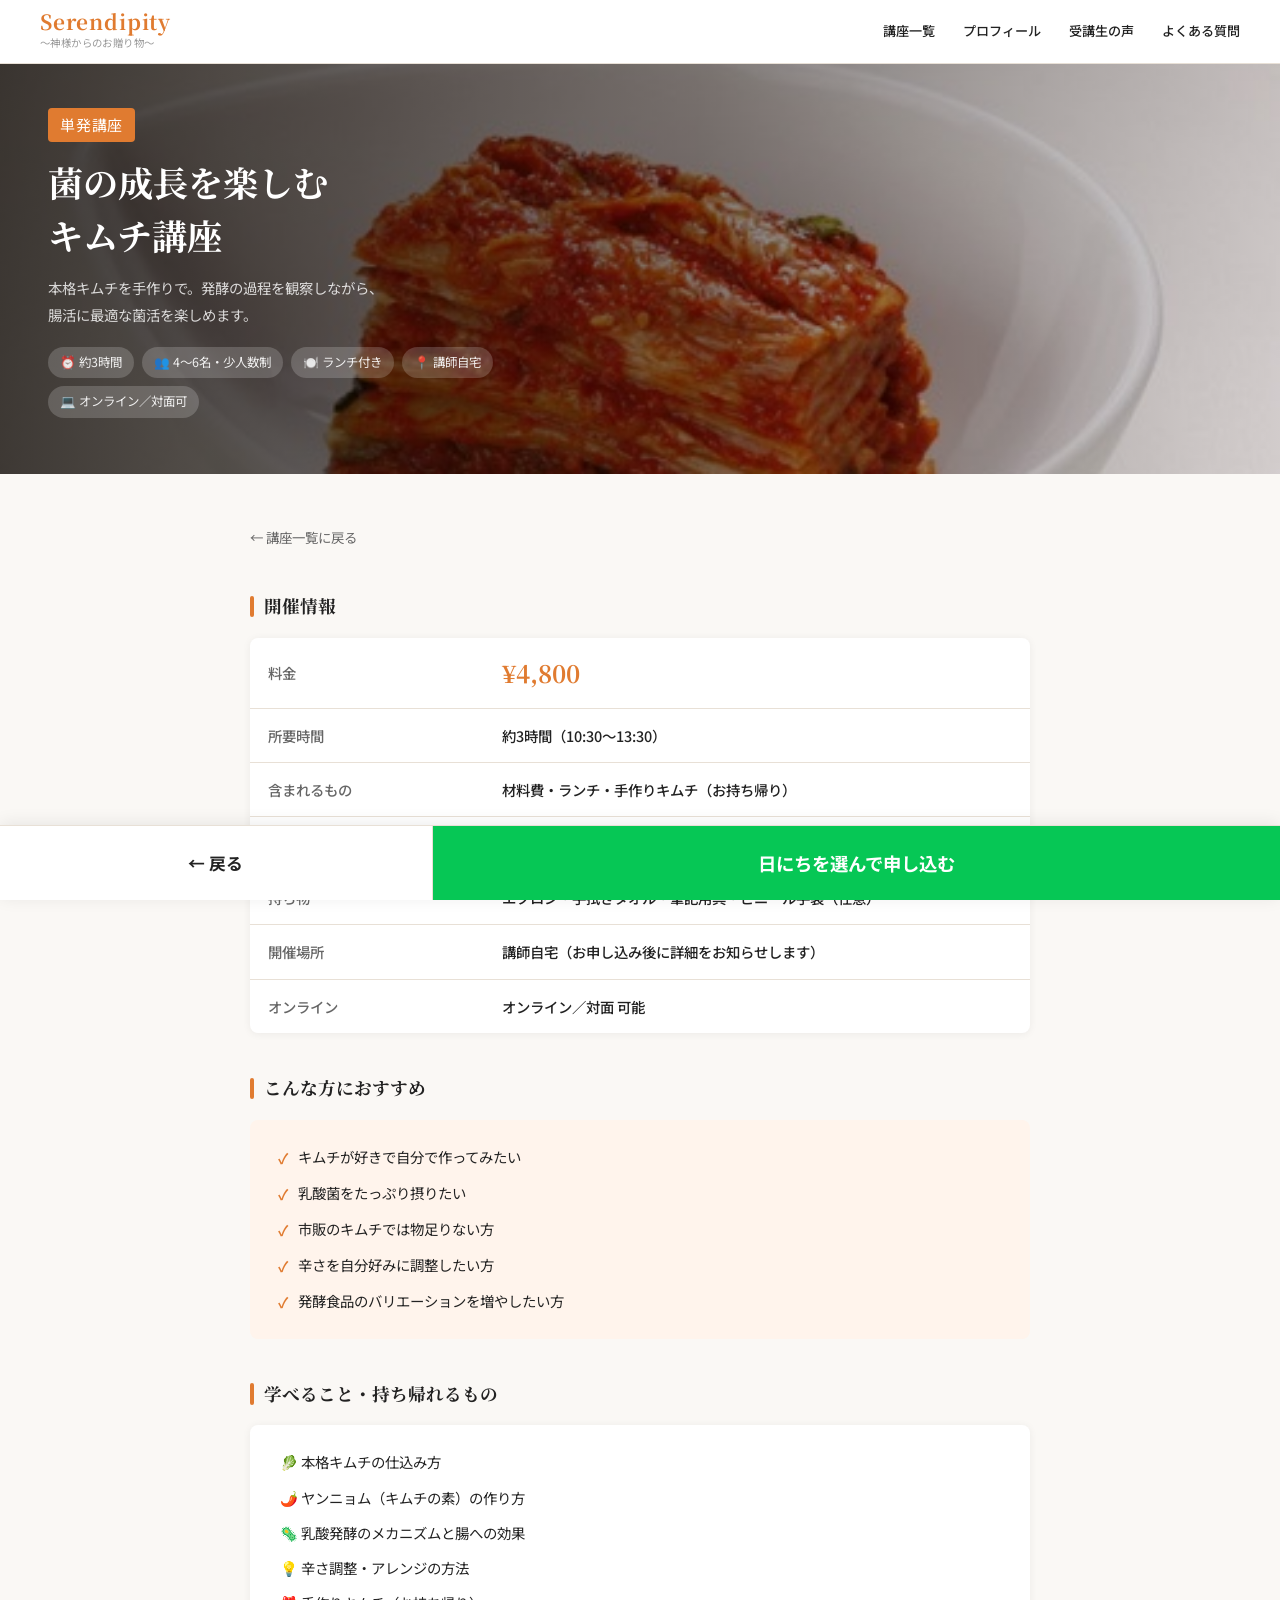
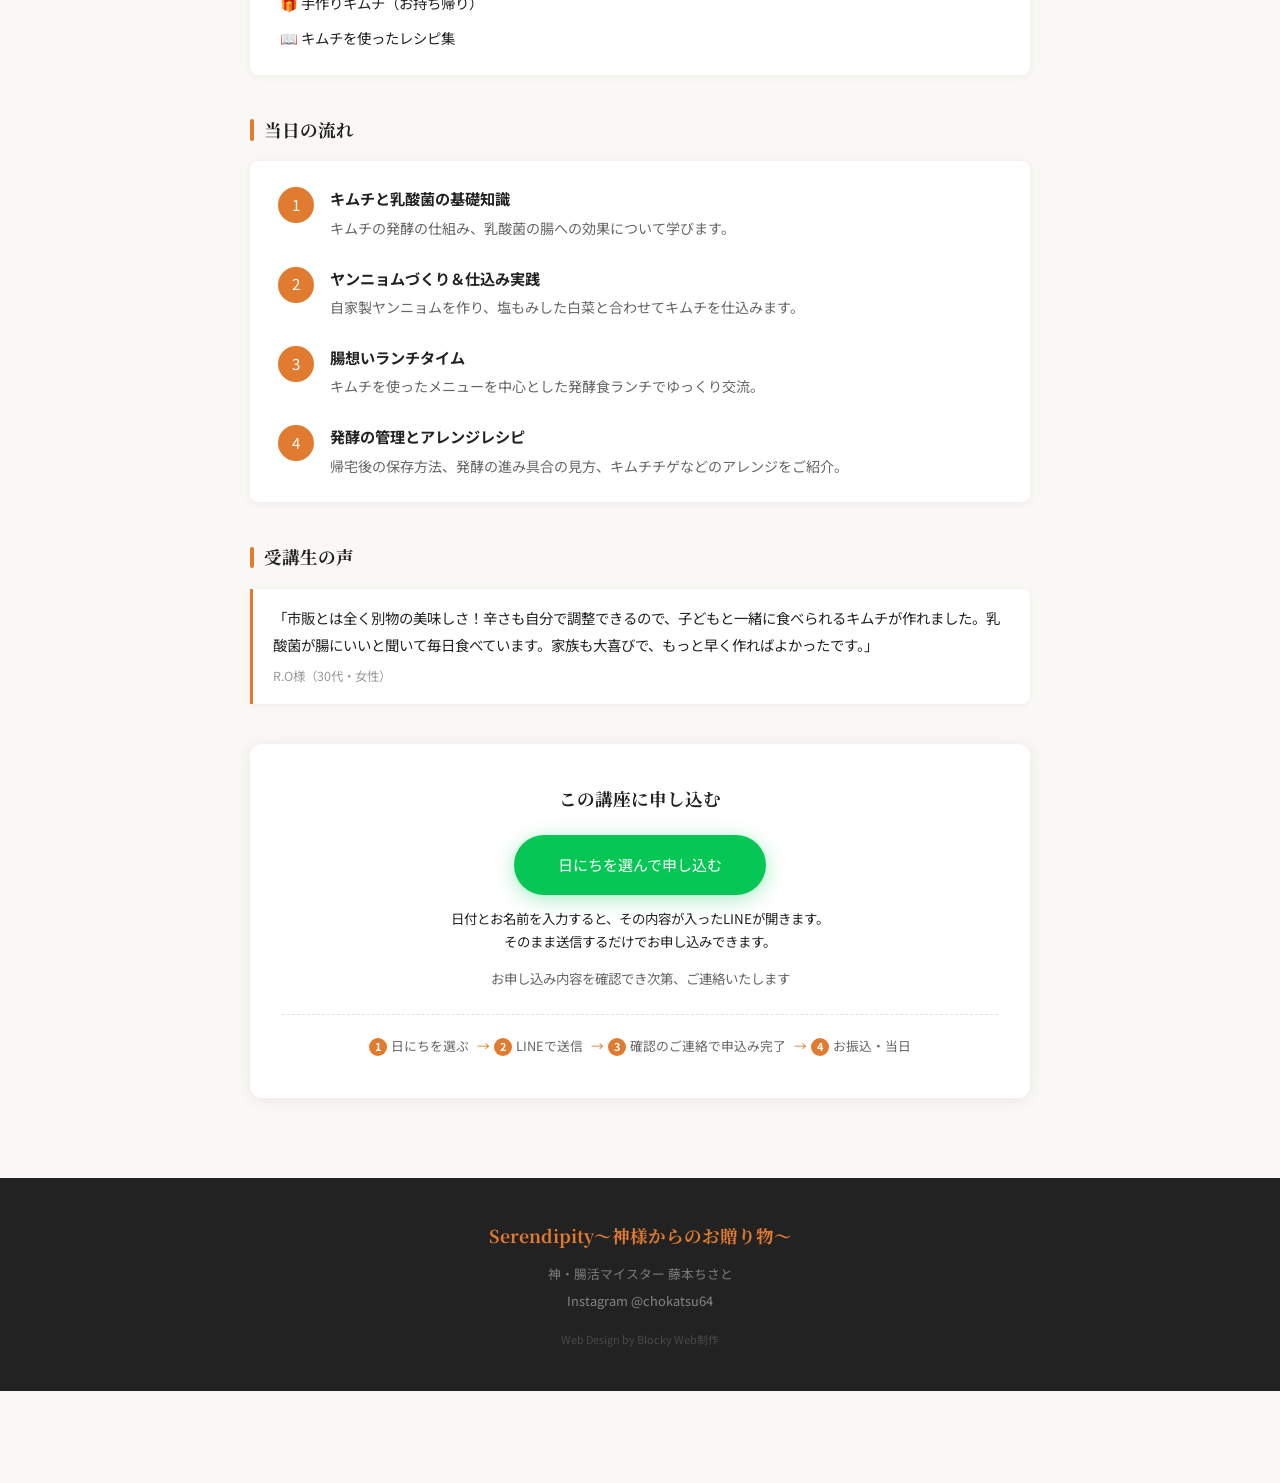
<file: lessons/kimchi.html>
<!DOCTYPE html>
<html lang="ja">
<head>
  <meta charset="UTF-8">
  <meta name="viewport" content="width=device-width, initial-scale=1.0">
  <title>菌の成長を楽しむキムチ講座 | Serendipity〜神様からのお贈り物〜</title>
  <meta name="description" content="本格キムチを手作りで。発酵の過程を観察しながら、腸活に最適な菌活を楽しめます。¥4,800・ランチ付き・約3時間。">
  <link rel="icon" href="../favicon.svg" type="image/svg+xml">
  <meta property="og:type" content="website">
  <meta property="og:site_name" content="Serendipity〜神様からのお贈り物〜">
  <meta property="og:title" content="菌の成長を楽しむキムチ講座 | Serendipity〜神様からのお贈り物〜">
  <meta property="og:description" content="本格キムチを手作りで。発酵の過程を観察しながら、腸活に最適な菌活を楽しめます。¥4,800・ランチ付き・約3時間。">
  <meta property="og:url" content="https://serendipity-2ca.pages.dev/lessons/kimchi.html">
  <meta property="og:image" content="https://serendipity-2ca.pages.dev/images/kimchi.jpg">
  <meta property="og:locale" content="ja_JP">
  <meta name="twitter:card" content="summary_large_image">
  <link rel="preconnect" href="https://fonts.googleapis.com">
  <link rel="preconnect" href="https://fonts.gstatic.com" crossorigin>
  <link href="https://fonts.googleapis.com/css2?family=Noto+Serif+JP:wght@400;700&family=Noto+Sans+JP:wght@400;500;700&display=swap" rel="stylesheet">
  <style>
    *, *::before, *::after { box-sizing: border-box; margin: 0; padding: 0; }
    :root { --orange: #e07b30; --orange2: #c45f18; --cream: #faf8f5; --white: #ffffff; --dark: #222222; --gray: #666666; --gray2: #999999; --border: #e8e0d6; }
    html { scroll-behavior: smooth; }
    body { font-family: 'Noto Sans JP', -apple-system, BlinkMacSystemFont, 'Hiragino Sans', sans-serif; background: var(--cream); color: var(--dark); font-size: 15px; line-height: 1.75; -webkit-font-smoothing: antialiased; padding-bottom: 92px; }
    .hdr { position: fixed; top: 0; left: 0; right: 0; z-index: 200; background: var(--white); border-bottom: 1px solid var(--border); height: 64px; display: flex; align-items: center; justify-content: space-between; padding: 0 40px; }
    .hdr-brand { text-decoration: none; display: flex; flex-direction: column; }
    .hdr-brand-main { font-family: 'Noto Serif JP', serif; font-size: 1.3rem; font-weight: 700; color: var(--orange); letter-spacing: .04em; line-height: 1; }
    .hdr-brand-sub { font-size: .65rem; color: var(--gray2); letter-spacing: .04em; margin-top: 2px; }
    .hdr-nav { display: flex; align-items: center; gap: 28px; }
    .hdr-nav a { font-size: .82rem; font-weight: 500; color: var(--dark); text-decoration: none; transition: color .15s; }
    .hdr-nav a:hover { color: var(--orange); }
    .hero { margin-top: 64px; position: relative; overflow: hidden; min-height: 380px; display: flex; align-items: flex-end; }
    .hero-bg { position: absolute; inset: 0; }
    .hero-bg img { width: 100%; height: 100%; object-fit: cover; object-position: center 30%; display: block; }
    .hero-ov { position: absolute; inset: 0; background: linear-gradient(90deg, rgba(10,5,0,.78) 0%, rgba(10,5,0,.5) 55%, rgba(10,5,0,.15) 100%); }
    .hero-body { position: relative; z-index: 2; padding: 44px 48px 56px; max-width: 640px; }
    .hero-badge { display: inline-block; background: var(--orange); color: #fff; font: 700 .72rem/1 inherit; letter-spacing: .05em; padding: 4px 12px; border-radius: 4px; margin-bottom: 14px; }
    .hero h1 { font-family: 'Noto Serif JP', serif; font-size: clamp(1.5rem, 3.5vw, 2.2rem); font-weight: 700; color: #fff; line-height: 1.5; margin-bottom: 12px; }
    .hero-catch { font-size: .9rem; color: rgba(255,255,255,.8); line-height: 1.9; margin-bottom: 18px; }
    .hero-chips { display: flex; flex-wrap: wrap; gap: 8px; }
    .hero-chip { display: inline-flex; align-items: center; gap: 5px; background: rgba(255,255,255,.18); color: rgba(255,255,255,.9); font-size: .78rem; padding: 5px 12px; border-radius: 100px; }
    .ls { padding: 52px 48px 80px; }
    .ls-inner { max-width: 780px; margin: 0 auto; display: flex; flex-direction: column; gap: 40px; }
    .sec-ttl { font-family: 'Noto Serif JP', serif; font-size: 1.1rem; font-weight: 700; color: var(--dark); margin-bottom: 16px; display: flex; align-items: center; gap: 10px; }
    .sec-ttl::before { content: ''; display: block; width: 4px; height: 1.2em; background: var(--orange); border-radius: 2px; flex-shrink: 0; }
    .info-table { width: 100%; border-collapse: collapse; background: var(--white); border-radius: 8px; overflow: hidden; box-shadow: 0 1px 8px rgba(0,0,0,.06); }
    .info-table th, .info-table td { padding: 14px 18px; text-align: left; border-bottom: 1px solid var(--border); font-size: .9rem; }
    .info-table th { width: 30%; color: var(--gray); font-weight: 500; white-space: nowrap; }
    .info-table td { font-weight: 500; }
    .info-table tr:last-child th, .info-table tr:last-child td { border-bottom: none; }
    .price-val { font-family: 'Noto Serif JP', serif; font-size: 1.5rem; font-weight: 700; color: var(--orange); }
    .box-orange { background: #fff4ec; border-radius: 8px; padding: 24px 28px; }
    .box-white { background: var(--white); border-radius: 8px; padding: 24px 28px; box-shadow: 0 1px 8px rgba(0,0,0,.06); }
    .check-list { list-style: none; display: flex; flex-direction: column; gap: 10px; }
    .check-list li { display: flex; align-items: flex-start; gap: 10px; font-size: .9rem; }
    .check-list li::before { content: '✓'; color: var(--orange); font-weight: 700; flex-shrink: 0; margin-top: 1px; }
    .feat-list { list-style: none; display: flex; flex-direction: column; gap: 10px; }
    .feat-list li { font-size: .9rem; padding-left: 2px; }
    .timeline { display: flex; flex-direction: column; gap: 24px; }
    .tl-item { display: flex; gap: 16px; align-items: flex-start; }
    .tl-num { width: 36px; height: 36px; border-radius: 50%; background: var(--orange); color: #fff; display: flex; align-items: center; justify-content: center; font: 700 .88rem/1 inherit; flex-shrink: 0; margin-top: 2px; }
    .tl-title { font-weight: 700; font-size: .95rem; margin-bottom: 4px; }
    .tl-desc { font-size: .88rem; color: var(--gray); line-height: 1.75; }
    .voice-block { border-left: 3px solid var(--orange); padding: 16px 20px; background: var(--white); border-radius: 0 8px 8px 0; box-shadow: 0 1px 6px rgba(0,0,0,.05); margin-bottom: 16px; }
    .voice-block:last-child { margin-bottom: 0; }
    .voice-text { font-size: .9rem; color: var(--dark); line-height: 1.85; margin-bottom: 8px; }
    .voice-who { font-size: .78rem; color: var(--gray2); }
    .apply-wrap { text-align: center; background: var(--white); border-radius: 12px; padding: 40px 32px; box-shadow: 0 2px 16px rgba(0,0,0,.07); }
    .apply-ttl { font-family: 'Noto Serif JP', serif; font-size: 1.1rem; font-weight: 700; margin-bottom: 20px; }
    .apply-btn { display: inline-flex; align-items: center; gap: 8px; background: var(--orange); color: #fff; padding: 17px 44px; border-radius: 980px; font: 700 1.05rem/1 inherit; text-decoration: none; box-shadow: 0 4px 20px rgba(224,123,48,.4); transition: transform .2s, box-shadow .2s; }
    .apply-btn:hover { transform: translateY(-2px); box-shadow: 0 8px 28px rgba(224,123,48,.45); }
    .apply-line { display: inline-flex; align-items: center; justify-content: center; gap: 8px; margin-top: 14px; background: #fff; color: #06c755; border: 2px solid #06c755; padding: 12px 28px; border-radius: 980px; font: 700 .9rem/1 inherit; text-decoration: none; transition: background .15s, color .15s; }
    .apply-line:hover { background: #06c755; color: #fff; }
    .apply-flow { list-style: none; display: flex; justify-content: center; flex-wrap: wrap; gap: 6px 4px; margin-top: 24px; padding-top: 20px; border-top: 1px dashed var(--border, #e8e0d6); font-size: .8rem; color: var(--gray); }
    .apply-flow li { display: flex; align-items: center; gap: 4px; }
    .apply-flow li:not(:last-child)::after { content: '→'; color: var(--orange); margin-left: 4px; }
    .apply-flow b { display: inline-flex; align-items: center; justify-content: center; width: 18px; height: 18px; border-radius: 50%; background: var(--orange); color: #fff; font-size: .68rem; }
    .apply-btn.line { background: #06c755; box-shadow: 0 4px 20px rgba(6,199,85,.35); }
    .apply-btn.line:hover { box-shadow: 0 8px 28px rgba(6,199,85,.4); }
    .apply-howto { margin-top: 12px; font-size: .84rem; color: var(--dark); line-height: 1.7; }
    .lesson-bar-apply.line { background: #06c755; }
    .lesson-bar-apply.line:hover { background: #05a948; }
    .apply-note { margin-top: 14px; font-size: .84rem; color: var(--gray); }
    .back-link { display: inline-flex; align-items: center; gap: 6px; color: var(--gray); font-size: .84rem; text-decoration: none; border-bottom: 1px solid transparent; transition: color .15s, border-color .15s; }
    .back-link:hover { color: var(--orange); border-color: var(--orange); }
    footer { background: var(--dark); color: rgba(255,255,255,.4); text-align: center; padding: 40px 28px; font-size: .8rem; line-height: 2.1; }
    footer .f-brand { font-family: 'Noto Serif JP', serif; color: var(--orange); font-size: 1.1rem; font-weight: 700; display: block; margin-bottom: 6px; }
    footer a { color: rgba(255,255,255,.45); text-decoration: none; }
    .powered { margin-top: 14px; font-size: .68rem; color: rgba(255,255,255,.18); }
    @media (max-width: 900px) { .hdr { padding: 0 20px; } .hdr-nav { gap: 16px; } .hdr-nav a { font-size: .76rem; } .hero-body { padding: 36px 24px 48px; } .ls { padding: 40px 20px 60px; } }
    @media (max-width: 560px) { .hdr-nav { display: none; } .hero h1 { font-size: 1.5rem; } }

    /* ── LESSON FIXED BAR ── */
    .lesson-bar { position: fixed; bottom: 0; left: 0; right: 0; z-index: 300; display: flex; background: #fff; border-top: 1px solid var(--border); box-shadow: 0 -2px 16px rgba(0,0,0,.08); padding-bottom: env(safe-area-inset-bottom); }
    .lesson-bar-back { flex: 1; display: flex; align-items: center; justify-content: center; gap: 6px; background: #fff; color: var(--dark); padding: 26px 12px; font: 700 1.05rem/1.2 'Noto Sans JP',sans-serif; text-decoration: none; border-right: 1px solid var(--border); transition: background .15s; }
    .lesson-bar-back:hover { background: var(--cream); }
    .lesson-bar-apply { flex: 2; display: flex; align-items: center; justify-content: center; gap: 8px; background: var(--orange); color: #fff; padding: 26px 16px; font: 700 1.15rem/1.2 'Noto Sans JP',sans-serif; text-align: center; text-decoration: none; transition: background .15s; }
    .lesson-bar-apply:hover { background: var(--orange2); }
    @media (max-width: 360px) { .lesson-bar-back { font-size: .95rem; } .lesson-bar-apply { font-size: 1rem; padding: 24px 10px; } }
  </style>
</head>
<body>

<header class="hdr">
  <a href="../index.html" class="hdr-brand">
    <span class="hdr-brand-main">Serendipity</span>
    <span class="hdr-brand-sub">〜神様からのお贈り物〜</span>
  </a>
  <nav class="hdr-nav">
    <a href="../courses.html">講座一覧</a>
    <a href="../index.html#profile">プロフィール</a>
    <a href="../index.html#voice">受講生の声</a>
    
    <a href="../index.html#faq">よくある質問</a>
  </nav>
</header>

<section class="hero">
  <div class="hero-bg"><img src="../images/kimchi.jpg" alt="キムチ講座"></div>
  <div class="hero-ov"></div>
  <div class="hero-body">
    <span class="hero-badge">単発講座</span>
    <h1>菌の成長を楽しむ<br>キムチ講座</h1>
    <p class="hero-catch">本格キムチを手作りで。発酵の過程を観察しながら、<br>腸活に最適な菌活を楽しめます。</p>
    <div class="hero-chips">
      <span class="hero-chip">⏰ 約3時間</span>
      <span class="hero-chip">👥 4〜6名・少人数制</span>
      <span class="hero-chip">🍽️ ランチ付き</span>
      <span class="hero-chip">📍 講師自宅</span>
      <span class="hero-chip">💻 オンライン／対面可</span>
    </div>
  </div>
</section>

<div class="ls">
  <div class="ls-inner">

    <a href="../courses.html" class="back-link">← 講座一覧に戻る</a>

    <div>
      <h2 class="sec-ttl">開催情報</h2>
      <table class="info-table">
        <tr><th>料金</th><td><span class="price-val">¥4,800</span></td></tr>
        <tr><th>所要時間</th><td>約3時間（10:30〜13:30）</td></tr>
        <tr><th>含まれるもの</th><td>材料費・ランチ・手作りキムチ（お持ち帰り）</td></tr>
        <tr><th>定員</th><td>4〜6名（少人数制）</td></tr>
        <tr><th>持ち物</th><td>エプロン・手拭きタオル・筆記用具・ビニール手袋（任意）</td></tr>
        <tr><th>開催場所</th><td>講師自宅（お申し込み後に詳細をお知らせします）</td></tr>
        <tr><th>オンライン</th><td>オンライン／対面 可能</td></tr>
      </table>
    </div>

    <div>
      <h2 class="sec-ttl">こんな方におすすめ</h2>
      <div class="box-orange">
        <ul class="check-list">
          <li>キムチが好きで自分で作ってみたい</li>
          <li>乳酸菌をたっぷり摂りたい</li>
          <li>市販のキムチでは物足りない方</li>
          <li>辛さを自分好みに調整したい方</li>
          <li>発酵食品のバリエーションを増やしたい方</li>
        </ul>
      </div>
    </div>

    <div>
      <h2 class="sec-ttl">学べること・持ち帰れるもの</h2>
      <div class="box-white">
        <ul class="feat-list">
          <li>🥬 本格キムチの仕込み方</li>
          <li>🌶️ ヤンニョム（キムチの素）の作り方</li>
          <li>🦠 乳酸発酵のメカニズムと腸への効果</li>
          <li>💡 辛さ調整・アレンジの方法</li>
          <li>🎁 手作りキムチ（お持ち帰り）</li>
          <li>📖 キムチを使ったレシピ集</li>
        </ul>
      </div>
    </div>

    <div>
      <h2 class="sec-ttl">当日の流れ</h2>
      <div class="box-white">
        <div class="timeline">
          <div class="tl-item">
            <div class="tl-num">1</div>
            <div>
              <div class="tl-title">キムチと乳酸菌の基礎知識</div>
              <div class="tl-desc">キムチの発酵の仕組み、乳酸菌の腸への効果について学びます。</div>
            </div>
          </div>
          <div class="tl-item">
            <div class="tl-num">2</div>
            <div>
              <div class="tl-title">ヤンニョムづくり＆仕込み実践</div>
              <div class="tl-desc">自家製ヤンニョムを作り、塩もみした白菜と合わせてキムチを仕込みます。</div>
            </div>
          </div>
          <div class="tl-item">
            <div class="tl-num">3</div>
            <div>
              <div class="tl-title">腸想いランチタイム</div>
              <div class="tl-desc">キムチを使ったメニューを中心とした発酵食ランチでゆっくり交流。</div>
            </div>
          </div>
          <div class="tl-item">
            <div class="tl-num">4</div>
            <div>
              <div class="tl-title">発酵の管理とアレンジレシピ</div>
              <div class="tl-desc">帰宅後の保存方法、発酵の進み具合の見方、キムチチゲなどのアレンジをご紹介。</div>
            </div>
          </div>
        </div>
      </div>
    </div>

    <div>
      <h2 class="sec-ttl">受講生の声</h2>
      <div class="voice-block">
        <p class="voice-text">「市販とは全く別物の美味しさ！辛さも自分で調整できるので、子どもと一緒に食べられるキムチが作れました。乳酸菌が腸にいいと聞いて毎日食べています。家族も大喜びで、もっと早く作ればよかったです。」</p>
        <div class="voice-who">R.O様（30代・女性）</div>
      </div>
    </div>

    <div class="apply-wrap">
      <p class="apply-ttl">この講座に申し込む</p>
      <a href="../apply.html?c=kimchi" class="apply-btn line">日にちを選んで申し込む</a>
      <p class="apply-howto">日付とお名前を入力すると、その内容が入ったLINEが開きます。<br>そのまま送信するだけでお申し込みできます。</p>
      <p class="apply-note">お申し込み内容を確認でき次第、ご連絡いたします</p>
      <ol class="apply-flow">
        <li><b>1</b>日にちを選ぶ</li>
        <li><b>2</b>LINEで送信</li>
        <li><b>3</b>確認のご連絡で申込み完了</li>
        <li><b>4</b>お振込・当日</li>
      </ol>
    </div>

  </div>
</div>

<footer>
  <span class="f-brand">Serendipity〜神様からのお贈り物〜</span>
  神・腸活マイスター 藤本ちさと<br>
  <a href="https://www.instagram.com/chokatsu64/" target="_blank">Instagram @chokatsu64</a>
  <div class="powered">Web Design by Blocky Web制作</div>
</footer>


<!-- LESSON FIXED BAR -->
<div class="lesson-bar">
  <a href="../courses.html" class="lesson-bar-back">← 戻る</a>
  <a href="../apply.html?c=kimchi" class="lesson-bar-apply line">日にちを選んで申し込む</a>
</div>
</body>
</html>
</file>
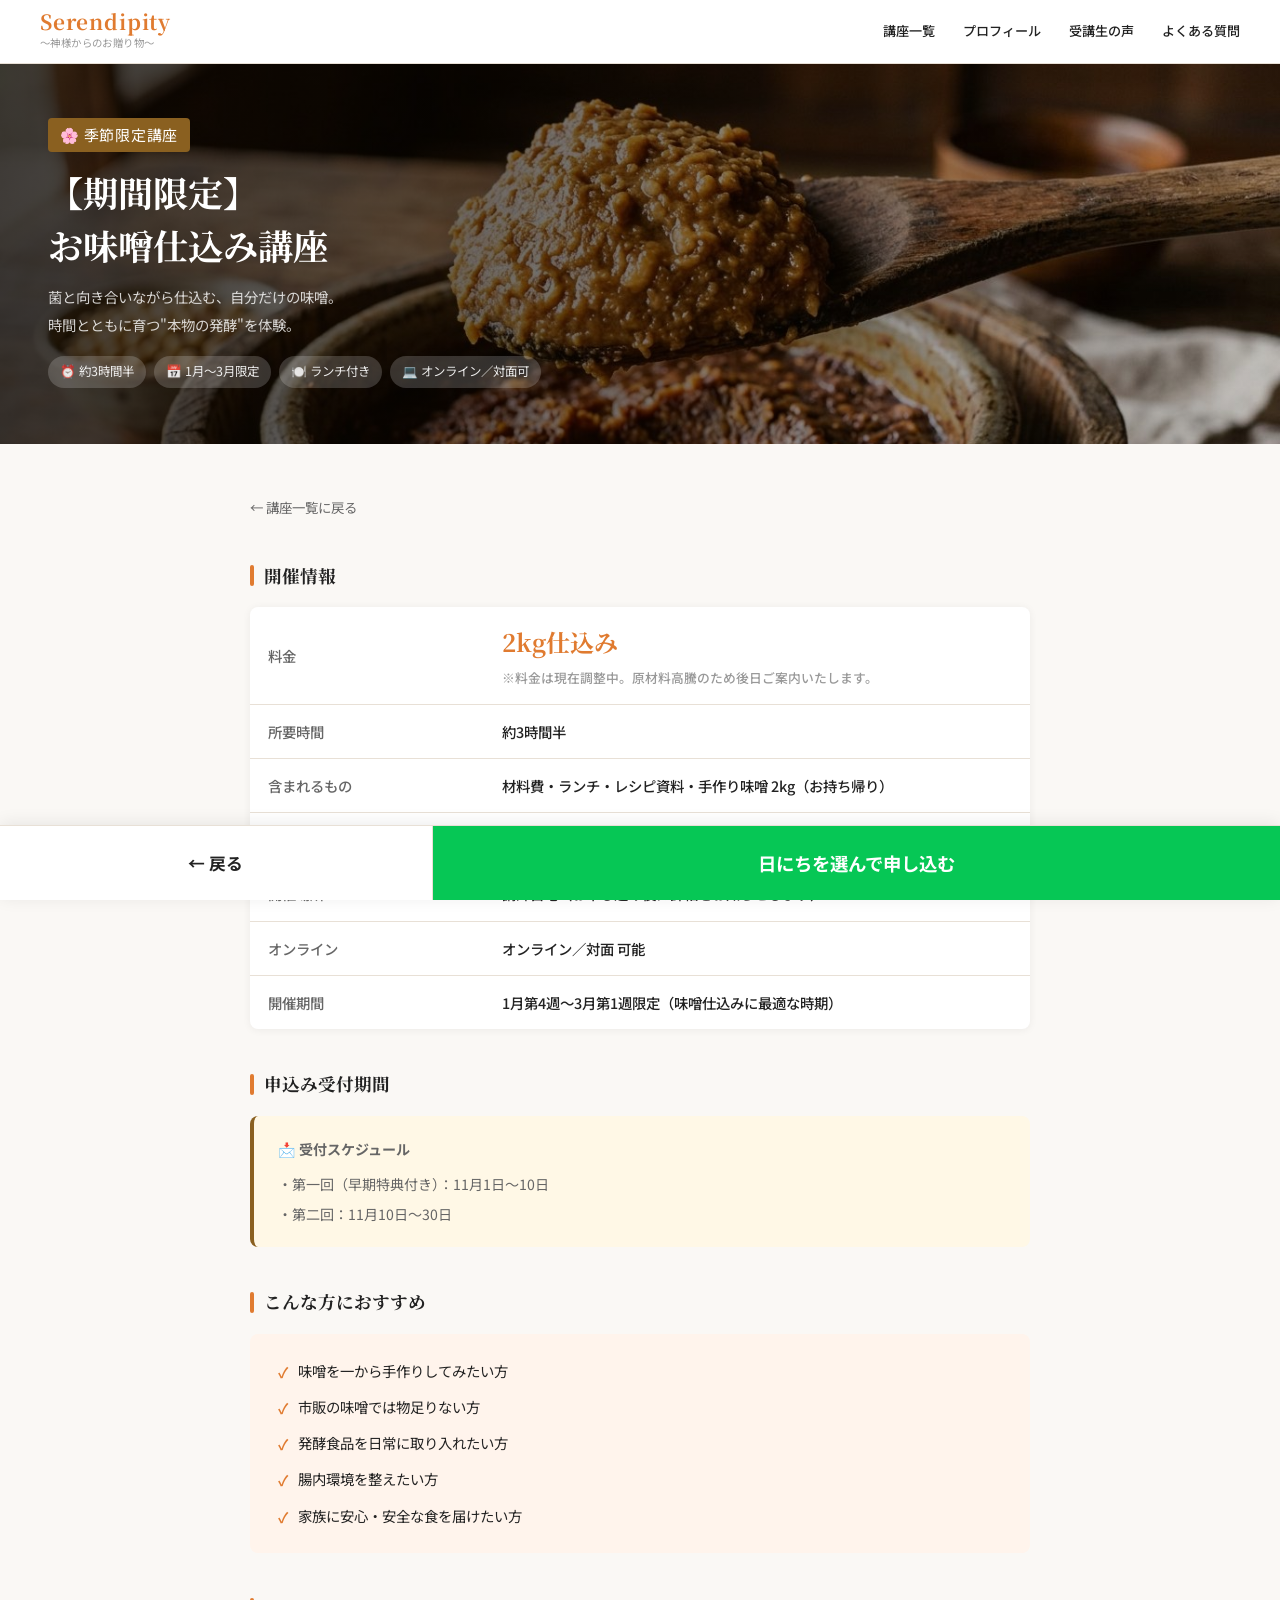
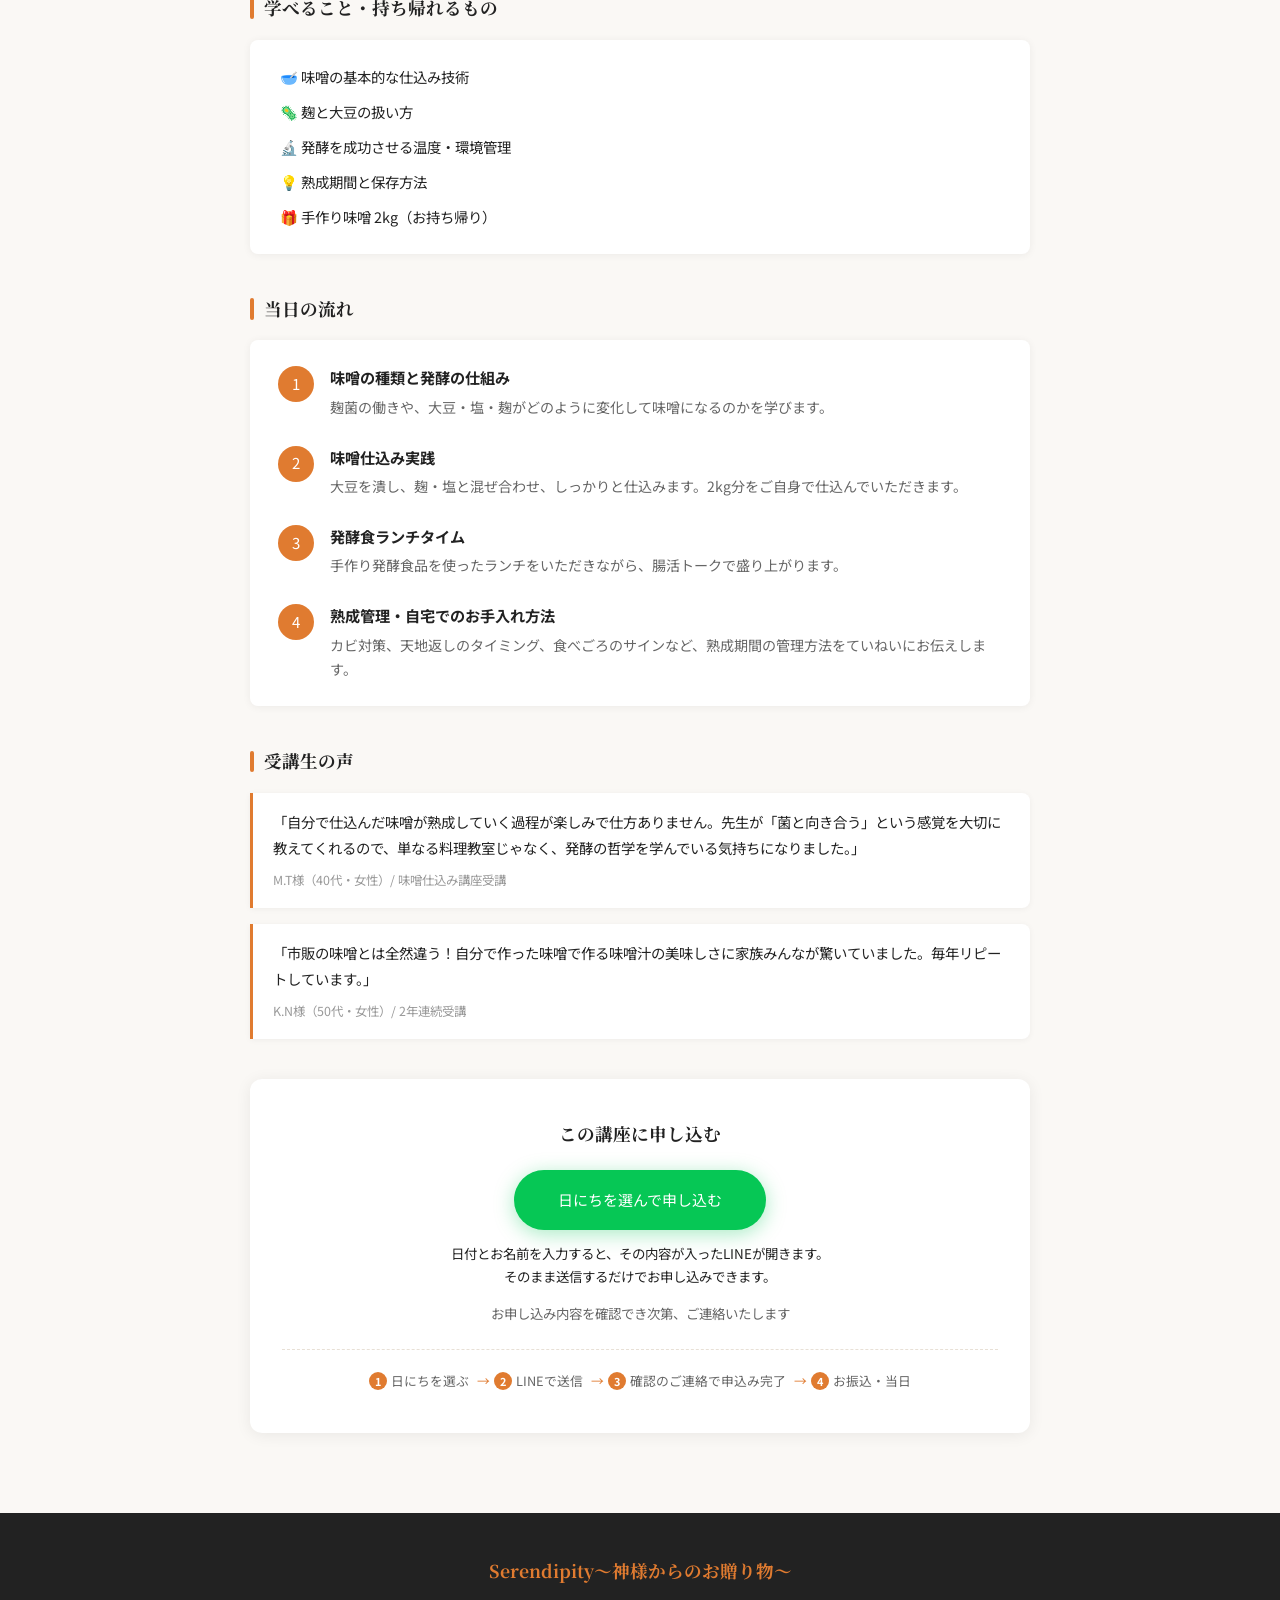
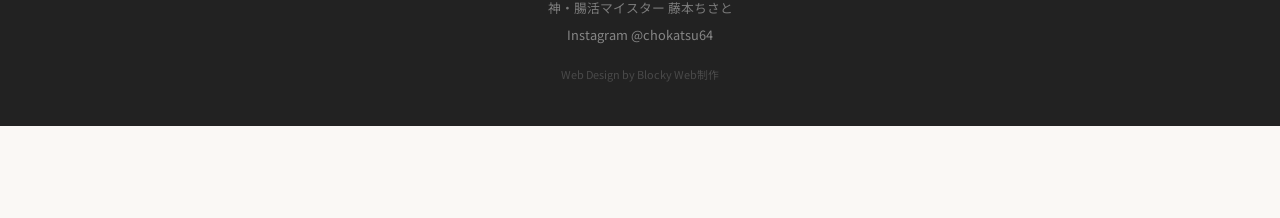
<file: lessons/miso.html>
<!DOCTYPE html>
<html lang="ja">
<head>
  <meta charset="UTF-8">
  <meta name="viewport" content="width=device-width, initial-scale=1.0">
  <title>【期間限定】お味噌仕込み講座 | Serendipity〜神様からのお贈り物〜</title>
  <meta name="description" content="菌と向き合いながら仕込む、自分だけの味噌。1月〜3月限定開催。2kg仕込み・ランチ付き・約3時間半。">
  <link rel="icon" href="../favicon.svg" type="image/svg+xml">
  <meta property="og:type" content="website">
  <meta property="og:site_name" content="Serendipity〜神様からのお贈り物〜">
  <meta property="og:title" content="【期間限定】お味噌仕込み講座 | Serendipity〜神様からのお贈り物〜">
  <meta property="og:description" content="菌と向き合いながら仕込む、自分だけの味噌。1月〜3月限定開催。2kg仕込み・ランチ付き・約3時間半。">
  <meta property="og:url" content="https://serendipity-2ca.pages.dev/lessons/miso.html">
  <meta property="og:image" content="https://serendipity-2ca.pages.dev/images/hero/miso.jpg">
  <meta property="og:locale" content="ja_JP">
  <meta name="twitter:card" content="summary_large_image">
  <link rel="preconnect" href="https://fonts.googleapis.com">
  <link rel="preconnect" href="https://fonts.gstatic.com" crossorigin>
  <link href="https://fonts.googleapis.com/css2?family=Noto+Serif+JP:wght@400;700&family=Noto+Sans+JP:wght@400;500;700&display=swap" rel="stylesheet">
  <style>
    *, *::before, *::after { box-sizing: border-box; margin: 0; padding: 0; }
    :root { --orange: #e07b30; --orange2: #c45f18; --cream: #faf8f5; --white: #ffffff; --dark: #222222; --gray: #666666; --gray2: #999999; --border: #e8e0d6; }
    html { scroll-behavior: smooth; }
    body { font-family: 'Noto Sans JP', -apple-system, BlinkMacSystemFont, 'Hiragino Sans', sans-serif; background: var(--cream); color: var(--dark); font-size: 15px; line-height: 1.75; -webkit-font-smoothing: antialiased; padding-bottom: 92px; }
    .hdr { position: fixed; top: 0; left: 0; right: 0; z-index: 200; background: var(--white); border-bottom: 1px solid var(--border); height: 64px; display: flex; align-items: center; justify-content: space-between; padding: 0 40px; }
    .hdr-brand { text-decoration: none; display: flex; flex-direction: column; }
    .hdr-brand-main { font-family: 'Noto Serif JP', serif; font-size: 1.3rem; font-weight: 700; color: var(--orange); letter-spacing: .04em; line-height: 1; }
    .hdr-brand-sub { font-size: .65rem; color: var(--gray2); letter-spacing: .04em; margin-top: 2px; }
    .hdr-nav { display: flex; align-items: center; gap: 28px; }
    .hdr-nav a { font-size: .82rem; font-weight: 500; color: var(--dark); text-decoration: none; transition: color .15s; }
    .hdr-nav a:hover { color: var(--orange); }
    .hero { margin-top: 64px; position: relative; overflow: hidden; min-height: 380px; display: flex; align-items: flex-end; }
    .hero-bg { position: absolute; inset: 0; }
    .hero-bg img { width: 100%; height: 100%; object-fit: cover; object-position: center 30%; display: block; }
    .hero-ov { position: absolute; inset: 0; background: linear-gradient(90deg, rgba(10,5,0,.78) 0%, rgba(10,5,0,.5) 55%, rgba(10,5,0,.15) 100%); }
    .hero-body { position: relative; z-index: 2; padding: 44px 48px 56px; max-width: 640px; }
    .hero-badge { display: inline-block; background: #8a6020; color: #fff; font: 700 .72rem/1 inherit; letter-spacing: .05em; padding: 4px 12px; border-radius: 4px; margin-bottom: 14px; }
    .hero h1 { font-family: 'Noto Serif JP', serif; font-size: clamp(1.5rem, 3.5vw, 2.2rem); font-weight: 700; color: #fff; line-height: 1.5; margin-bottom: 12px; }
    .hero-catch { font-size: .9rem; color: rgba(255,255,255,.8); line-height: 1.9; margin-bottom: 18px; }
    .hero-chips { display: flex; flex-wrap: wrap; gap: 8px; }
    .hero-chip { display: inline-flex; align-items: center; gap: 5px; background: rgba(255,255,255,.18); color: rgba(255,255,255,.9); font-size: .78rem; padding: 5px 12px; border-radius: 100px; }
    .ls { padding: 52px 48px 80px; }
    .ls-inner { max-width: 780px; margin: 0 auto; display: flex; flex-direction: column; gap: 40px; }
    .sec-ttl { font-family: 'Noto Serif JP', serif; font-size: 1.1rem; font-weight: 700; color: var(--dark); margin-bottom: 16px; display: flex; align-items: center; gap: 10px; }
    .sec-ttl::before { content: ''; display: block; width: 4px; height: 1.2em; background: var(--orange); border-radius: 2px; flex-shrink: 0; }
    .info-table { width: 100%; border-collapse: collapse; background: var(--white); border-radius: 8px; overflow: hidden; box-shadow: 0 1px 8px rgba(0,0,0,.06); }
    .info-table th, .info-table td { padding: 14px 18px; text-align: left; border-bottom: 1px solid var(--border); font-size: .9rem; }
    .info-table th { width: 30%; color: var(--gray); font-weight: 500; white-space: nowrap; }
    .info-table td { font-weight: 500; }
    .info-table tr:last-child th, .info-table tr:last-child td { border-bottom: none; }
    .price-val { font-family: 'Noto Serif JP', serif; font-size: 1.5rem; font-weight: 700; color: var(--orange); }
    .price-note { font-size: .8rem; color: var(--gray2); margin-top: 4px; }
    .box-orange { background: #fff4ec; border-radius: 8px; padding: 24px 28px; }
    .box-white { background: var(--white); border-radius: 8px; padding: 24px 28px; box-shadow: 0 1px 8px rgba(0,0,0,.06); }
    .box-season { background: #fff8e6; border-radius: 8px; padding: 20px 24px; border-left: 4px solid #8a6020; }
    .box-season-ttl { font-weight: 700; font-size: .9rem; color: #8a6020; margin-bottom: 10px; }
    .box-season p { font-size: .88rem; color: var(--gray); line-height: 1.85; }
    .box-season ul { list-style: none; display: flex; flex-direction: column; gap: 6px; }
    .box-season ul li { font-size: .88rem; color: var(--gray); padding-left: 14px; position: relative; }
    .box-season ul li::before { content: '・'; position: absolute; left: 0; }
    .check-list { list-style: none; display: flex; flex-direction: column; gap: 10px; }
    .check-list li { display: flex; align-items: flex-start; gap: 10px; font-size: .9rem; }
    .check-list li::before { content: '✓'; color: var(--orange); font-weight: 700; flex-shrink: 0; margin-top: 1px; }
    .feat-list { list-style: none; display: flex; flex-direction: column; gap: 10px; }
    .feat-list li { font-size: .9rem; padding-left: 2px; }
    .timeline { display: flex; flex-direction: column; gap: 24px; }
    .tl-item { display: flex; gap: 16px; align-items: flex-start; }
    .tl-num { width: 36px; height: 36px; border-radius: 50%; background: var(--orange); color: #fff; display: flex; align-items: center; justify-content: center; font: 700 .88rem/1 inherit; flex-shrink: 0; margin-top: 2px; }
    .tl-title { font-weight: 700; font-size: .95rem; margin-bottom: 4px; }
    .tl-desc { font-size: .88rem; color: var(--gray); line-height: 1.75; }
    .voice-block { border-left: 3px solid var(--orange); padding: 16px 20px; background: var(--white); border-radius: 0 8px 8px 0; box-shadow: 0 1px 6px rgba(0,0,0,.05); margin-bottom: 16px; }
    .voice-block:last-child { margin-bottom: 0; }
    .voice-text { font-size: .9rem; color: var(--dark); line-height: 1.85; margin-bottom: 8px; }
    .voice-who { font-size: .78rem; color: var(--gray2); }
    .apply-wrap { text-align: center; background: var(--white); border-radius: 12px; padding: 40px 32px; box-shadow: 0 2px 16px rgba(0,0,0,.07); }
    .apply-ttl { font-family: 'Noto Serif JP', serif; font-size: 1.1rem; font-weight: 700; margin-bottom: 20px; }
    .apply-btn { display: inline-flex; align-items: center; gap: 8px; background: var(--orange); color: #fff; padding: 17px 44px; border-radius: 980px; font: 700 1.05rem/1 inherit; text-decoration: none; box-shadow: 0 4px 20px rgba(224,123,48,.4); transition: transform .2s, box-shadow .2s; }
    .apply-btn:hover { transform: translateY(-2px); box-shadow: 0 8px 28px rgba(224,123,48,.45); }
    .apply-line { display: inline-flex; align-items: center; justify-content: center; gap: 8px; margin-top: 14px; background: #fff; color: #06c755; border: 2px solid #06c755; padding: 12px 28px; border-radius: 980px; font: 700 .9rem/1 inherit; text-decoration: none; transition: background .15s, color .15s; }
    .apply-line:hover { background: #06c755; color: #fff; }
    .apply-flow { list-style: none; display: flex; justify-content: center; flex-wrap: wrap; gap: 6px 4px; margin-top: 24px; padding-top: 20px; border-top: 1px dashed var(--border, #e8e0d6); font-size: .8rem; color: var(--gray); }
    .apply-flow li { display: flex; align-items: center; gap: 4px; }
    .apply-flow li:not(:last-child)::after { content: '→'; color: var(--orange); margin-left: 4px; }
    .apply-flow b { display: inline-flex; align-items: center; justify-content: center; width: 18px; height: 18px; border-radius: 50%; background: var(--orange); color: #fff; font-size: .68rem; }
    .apply-btn.line { background: #06c755; box-shadow: 0 4px 20px rgba(6,199,85,.35); }
    .apply-btn.line:hover { box-shadow: 0 8px 28px rgba(6,199,85,.4); }
    .apply-howto { margin-top: 12px; font-size: .84rem; color: var(--dark); line-height: 1.7; }
    .lesson-bar-apply.line { background: #06c755; }
    .lesson-bar-apply.line:hover { background: #05a948; }
    .apply-note { margin-top: 14px; font-size: .84rem; color: var(--gray); }
    .back-link { display: inline-flex; align-items: center; gap: 6px; color: var(--gray); font-size: .84rem; text-decoration: none; border-bottom: 1px solid transparent; transition: color .15s, border-color .15s; }
    .back-link:hover { color: var(--orange); border-color: var(--orange); }
    footer { background: var(--dark); color: rgba(255,255,255,.4); text-align: center; padding: 40px 28px; font-size: .8rem; line-height: 2.1; }
    footer .f-brand { font-family: 'Noto Serif JP', serif; color: var(--orange); font-size: 1.1rem; font-weight: 700; display: block; margin-bottom: 6px; }
    footer a { color: rgba(255,255,255,.45); text-decoration: none; }
    .powered { margin-top: 14px; font-size: .68rem; color: rgba(255,255,255,.18); }
    @media (max-width: 900px) { .hdr { padding: 0 20px; } .hdr-nav { gap: 16px; } .hdr-nav a { font-size: .76rem; } .hero-body { padding: 36px 24px 48px; } .ls { padding: 40px 20px 60px; } }
    @media (max-width: 560px) { .hdr-nav { display: none; } .hero h1 { font-size: 1.5rem; } }

    /* ── LESSON FIXED BAR ── */
    .lesson-bar { position: fixed; bottom: 0; left: 0; right: 0; z-index: 300; display: flex; background: #fff; border-top: 1px solid var(--border); box-shadow: 0 -2px 16px rgba(0,0,0,.08); padding-bottom: env(safe-area-inset-bottom); }
    .lesson-bar-back { flex: 1; display: flex; align-items: center; justify-content: center; gap: 6px; background: #fff; color: var(--dark); padding: 26px 12px; font: 700 1.05rem/1.2 'Noto Sans JP',sans-serif; text-decoration: none; border-right: 1px solid var(--border); transition: background .15s; }
    .lesson-bar-back:hover { background: var(--cream); }
    .lesson-bar-apply { flex: 2; display: flex; align-items: center; justify-content: center; gap: 8px; background: var(--orange); color: #fff; padding: 26px 16px; font: 700 1.15rem/1.2 'Noto Sans JP',sans-serif; text-align: center; text-decoration: none; transition: background .15s; }
    .lesson-bar-apply:hover { background: var(--orange2); }
    @media (max-width: 360px) { .lesson-bar-back { font-size: .95rem; } .lesson-bar-apply { font-size: 1rem; padding: 24px 10px; } }
  </style>
</head>
<body>

<header class="hdr">
  <a href="../index.html" class="hdr-brand">
    <span class="hdr-brand-main">Serendipity</span>
    <span class="hdr-brand-sub">〜神様からのお贈り物〜</span>
  </a>
  <nav class="hdr-nav">
    <a href="../courses.html">講座一覧</a>
    <a href="../index.html#profile">プロフィール</a>
    <a href="../index.html#voice">受講生の声</a>
    <a href="../index.html#faq">よくある質問</a>
  </nav>
</header>

<section class="hero">
  <div class="hero-bg"><img src="../images/hero/miso.jpg" alt="お味噌仕込み講座"></div>
  <div class="hero-ov"></div>
  <div class="hero-body">
    <span class="hero-badge">🌸 季節限定講座</span>
    <h1>【期間限定】<br>お味噌仕込み講座</h1>
    <p class="hero-catch">菌と向き合いながら仕込む、自分だけの味噌。<br>時間とともに育つ"本物の発酵"を体験。</p>
    <div class="hero-chips">
      <span class="hero-chip">⏰ 約3時間半</span>
      <span class="hero-chip">📅 1月〜3月限定</span>
      <span class="hero-chip">🍽️ ランチ付き</span>
      <span class="hero-chip">💻 オンライン／対面可</span>
    </div>
  </div>
</section>

<div class="ls">
  <div class="ls-inner">

    <a href="../courses.html" class="back-link">← 講座一覧に戻る</a>

    <div>
      <h2 class="sec-ttl">開催情報</h2>
      <table class="info-table">
        <tr><th>料金</th><td><span class="price-val">2kg仕込み</span><p class="price-note">※料金は現在調整中。原材料高騰のため後日ご案内いたします。</p></td></tr>
        <tr><th>所要時間</th><td>約3時間半</td></tr>
        <tr><th>含まれるもの</th><td>材料費・ランチ・レシピ資料・手作り味噌 2kg（お持ち帰り）</td></tr>
        <tr><th>持ち物</th><td>エプロン・手拭きタオル・筆記用具・持ち帰り容器</td></tr>
        <tr><th>開催場所</th><td>講師自宅（お申し込み後に詳細をお知らせします）</td></tr>
        <tr><th>オンライン</th><td>オンライン／対面 可能</td></tr>
        <tr><th>開催期間</th><td>1月第4週〜3月第1週限定（味噌仕込みに最適な時期）</td></tr>
      </table>
    </div>

    <div>
      <h2 class="sec-ttl">申込み受付期間</h2>
      <div class="box-season">
        <p class="box-season-ttl">📩 受付スケジュール</p>
        <ul>
          <li>第一回（早期特典付き）：11月1日〜10日</li>
          <li>第二回：11月10日〜30日</li>
        </ul>
      </div>
    </div>

    <div>
      <h2 class="sec-ttl">こんな方におすすめ</h2>
      <div class="box-orange">
        <ul class="check-list">
          <li>味噌を一から手作りしてみたい方</li>
          <li>市販の味噌では物足りない方</li>
          <li>発酵食品を日常に取り入れたい方</li>
          <li>腸内環境を整えたい方</li>
          <li>家族に安心・安全な食を届けたい方</li>
        </ul>
      </div>
    </div>

    <div>
      <h2 class="sec-ttl">学べること・持ち帰れるもの</h2>
      <div class="box-white">
        <ul class="feat-list">
          <li>🥣 味噌の基本的な仕込み技術</li>
          <li>🦠 麹と大豆の扱い方</li>
          <li>🔬 発酵を成功させる温度・環境管理</li>
          <li>💡 熟成期間と保存方法</li>
          <li>🎁 手作り味噌 2kg（お持ち帰り）</li>
        </ul>
      </div>
    </div>

    <div>
      <h2 class="sec-ttl">当日の流れ</h2>
      <div class="box-white">
        <div class="timeline">
          <div class="tl-item">
            <div class="tl-num">1</div>
            <div>
              <div class="tl-title">味噌の種類と発酵の仕組み</div>
              <div class="tl-desc">麹菌の働きや、大豆・塩・麹がどのように変化して味噌になるのかを学びます。</div>
            </div>
          </div>
          <div class="tl-item">
            <div class="tl-num">2</div>
            <div>
              <div class="tl-title">味噌仕込み実践</div>
              <div class="tl-desc">大豆を潰し、麹・塩と混ぜ合わせ、しっかりと仕込みます。2kg分をご自身で仕込んでいただきます。</div>
            </div>
          </div>
          <div class="tl-item">
            <div class="tl-num">3</div>
            <div>
              <div class="tl-title">発酵食ランチタイム</div>
              <div class="tl-desc">手作り発酵食品を使ったランチをいただきながら、腸活トークで盛り上がります。</div>
            </div>
          </div>
          <div class="tl-item">
            <div class="tl-num">4</div>
            <div>
              <div class="tl-title">熟成管理・自宅でのお手入れ方法</div>
              <div class="tl-desc">カビ対策、天地返しのタイミング、食べごろのサインなど、熟成期間の管理方法をていねいにお伝えします。</div>
            </div>
          </div>
        </div>
      </div>
    </div>

    <div>
      <h2 class="sec-ttl">受講生の声</h2>
      <div class="voice-block">
        <p class="voice-text">「自分で仕込んだ味噌が熟成していく過程が楽しみで仕方ありません。先生が「菌と向き合う」という感覚を大切に教えてくれるので、単なる料理教室じゃなく、発酵の哲学を学んでいる気持ちになりました。」</p>
        <div class="voice-who">M.T様（40代・女性）/ 味噌仕込み講座受講</div>
      </div>
      <div class="voice-block">
        <p class="voice-text">「市販の味噌とは全然違う！自分で作った味噌で作る味噌汁の美味しさに家族みんなが驚いていました。毎年リピートしています。」</p>
        <div class="voice-who">K.N様（50代・女性）/ 2年連続受講</div>
      </div>
    </div>

    <div class="apply-wrap">
      <p class="apply-ttl">この講座に申し込む</p>
      <a href="../apply.html?c=miso" class="apply-btn line">日にちを選んで申し込む</a>
      <p class="apply-howto">日付とお名前を入力すると、その内容が入ったLINEが開きます。<br>そのまま送信するだけでお申し込みできます。</p>
      <p class="apply-note">お申し込み内容を確認でき次第、ご連絡いたします</p>
      <ol class="apply-flow">
        <li><b>1</b>日にちを選ぶ</li>
        <li><b>2</b>LINEで送信</li>
        <li><b>3</b>確認のご連絡で申込み完了</li>
        <li><b>4</b>お振込・当日</li>
      </ol>
    </div>

  </div>
</div>

<footer>
  <span class="f-brand">Serendipity〜神様からのお贈り物〜</span>
  神・腸活マイスター 藤本ちさと<br>
  <a href="https://www.instagram.com/chokatsu64/" target="_blank">Instagram @chokatsu64</a>
  <div class="powered">Web Design by Blocky Web制作</div>
</footer>


<!-- LESSON FIXED BAR -->
<div class="lesson-bar">
  <a href="../courses.html" class="lesson-bar-back">← 戻る</a>
  <a href="../apply.html?c=miso" class="lesson-bar-apply line">日にちを選んで申し込む</a>
</div>
</body>
</html>
</file>
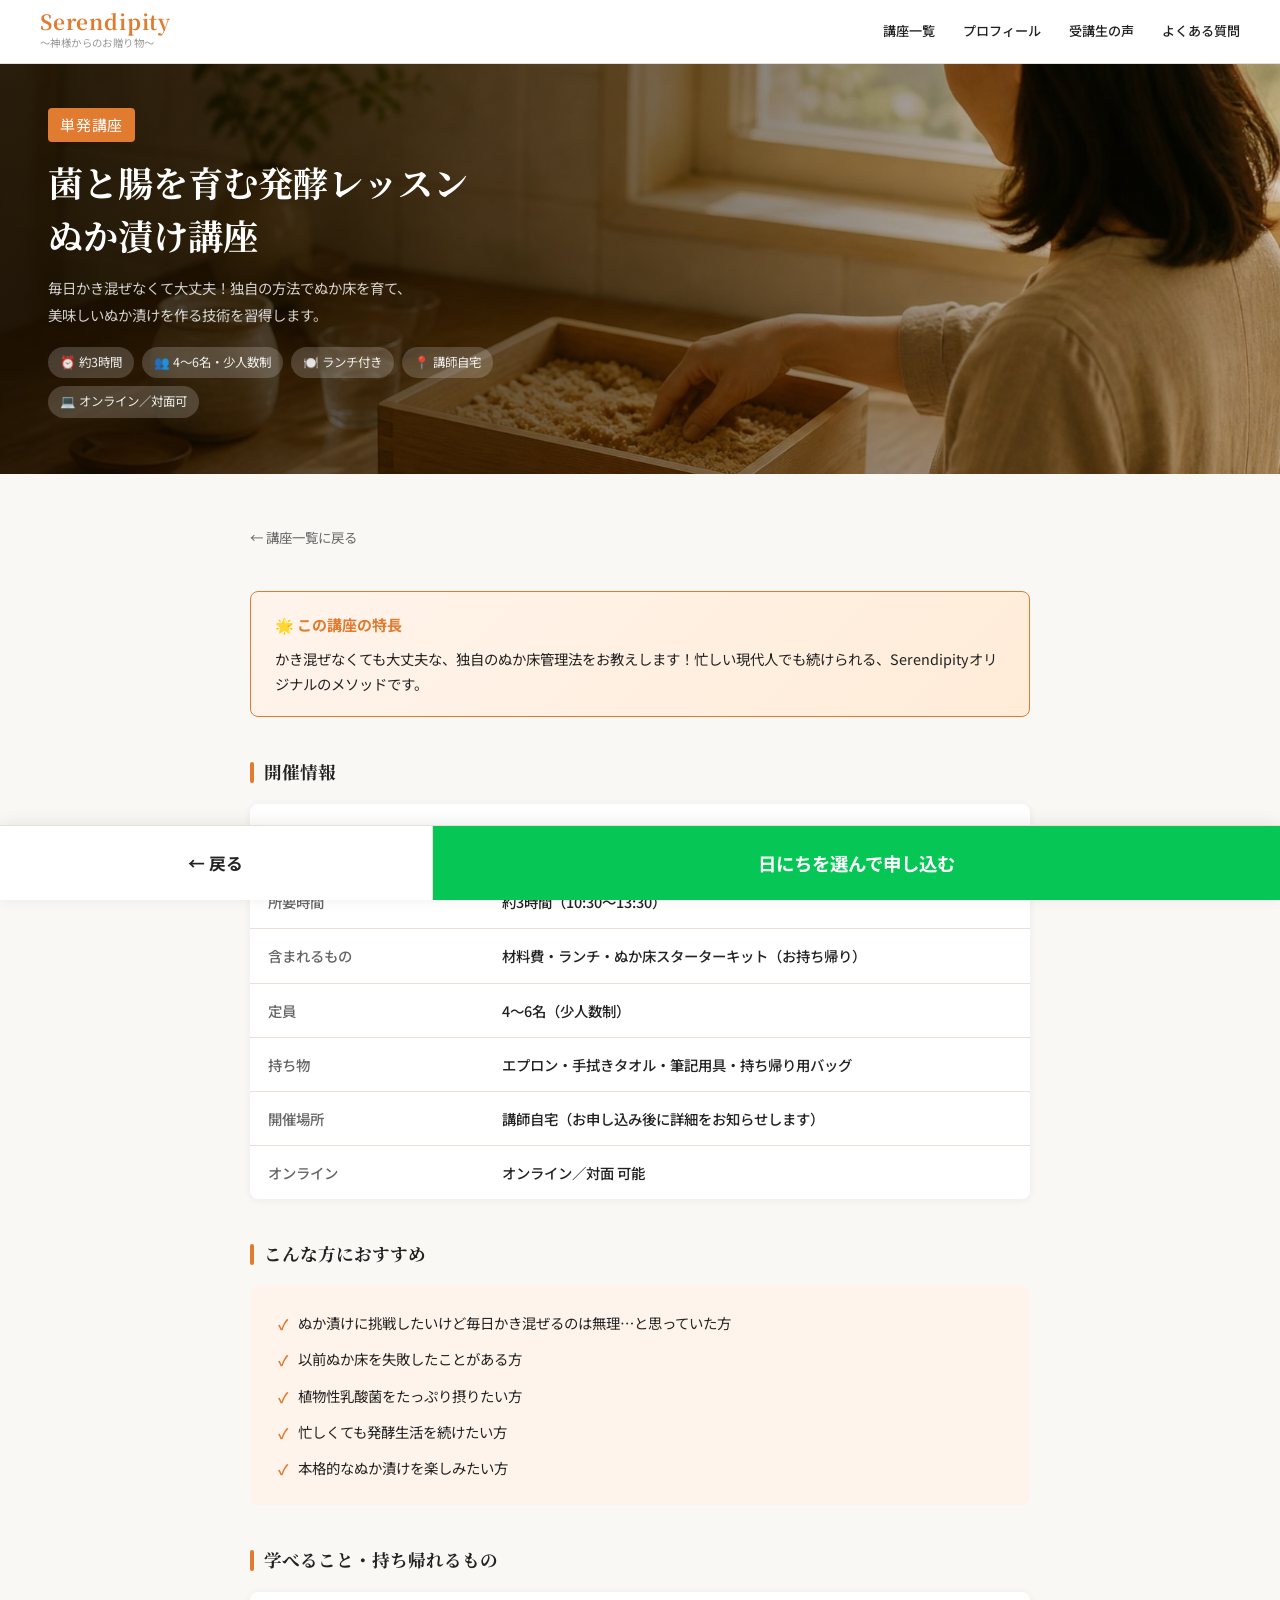
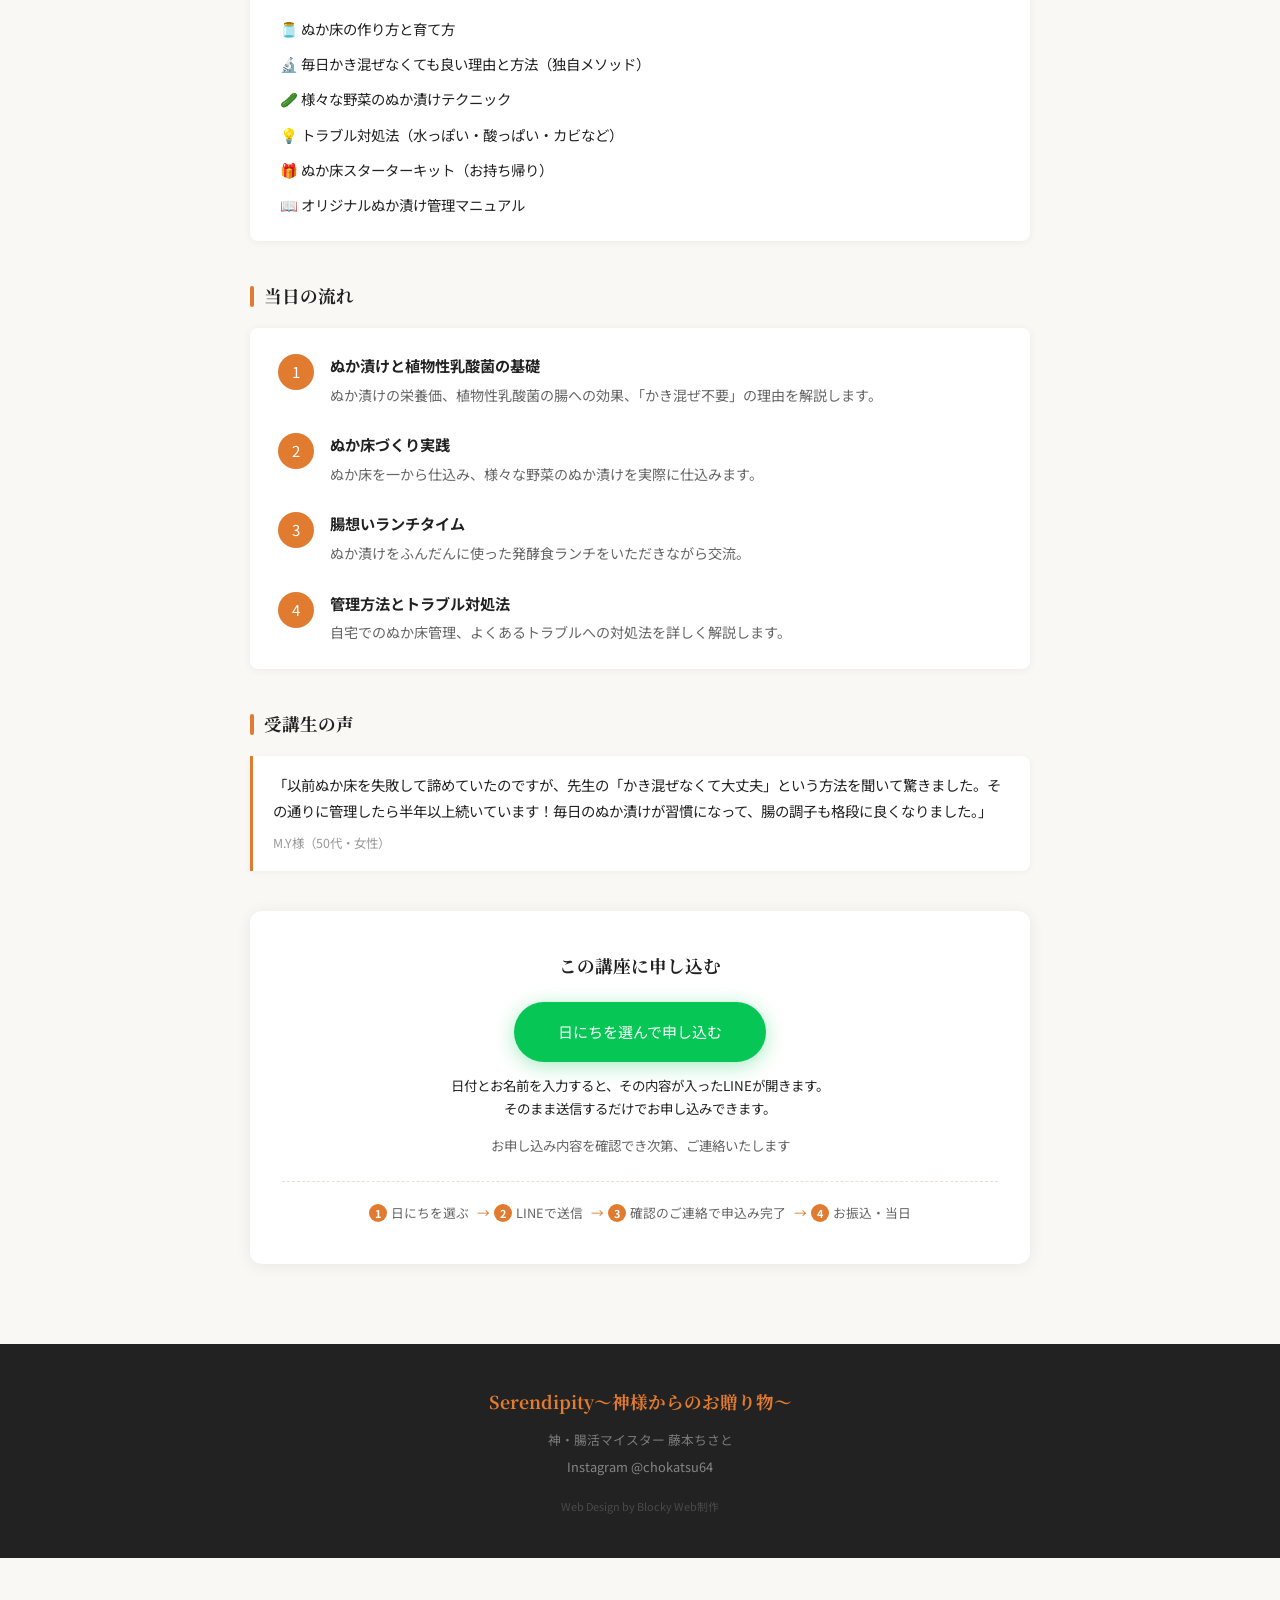
<file: lessons/nukazuke.html>
<!DOCTYPE html>
<html lang="ja">
<head>
  <meta charset="UTF-8">
  <meta name="viewport" content="width=device-width, initial-scale=1.0">
  <title>ぬか漬け講座 | Serendipity〜神様からのお贈り物〜</title>
  <meta name="description" content="毎日かき混ぜなくて大丈夫！Serendipityオリジナルのぬか床管理法で、忙しくても続けられる発酵生活を。¥5,800・ランチ付き・約3時間。">
  <link rel="icon" href="../favicon.svg" type="image/svg+xml">
  <meta property="og:type" content="website">
  <meta property="og:site_name" content="Serendipity〜神様からのお贈り物〜">
  <meta property="og:title" content="ぬか漬け講座 | Serendipity〜神様からのお贈り物〜">
  <meta property="og:description" content="毎日かき混ぜなくて大丈夫！Serendipityオリジナルのぬか床管理法で、忙しくても続けられる発酵生活を。¥5,800・ランチ付き・約3時間。">
  <meta property="og:url" content="https://serendipity-2ca.pages.dev/lessons/nukazuke.html">
  <meta property="og:image" content="https://serendipity-2ca.pages.dev/images/hero/nukazuke.jpg">
  <meta property="og:locale" content="ja_JP">
  <meta name="twitter:card" content="summary_large_image">
  <link rel="preconnect" href="https://fonts.googleapis.com">
  <link rel="preconnect" href="https://fonts.gstatic.com" crossorigin>
  <link href="https://fonts.googleapis.com/css2?family=Noto+Serif+JP:wght@400;700&family=Noto+Sans+JP:wght@400;500;700&display=swap" rel="stylesheet">
  <style>
    *, *::before, *::after { box-sizing: border-box; margin: 0; padding: 0; }
    :root { --orange: #e07b30; --orange2: #c45f18; --cream: #faf8f5; --white: #ffffff; --dark: #222222; --gray: #666666; --gray2: #999999; --border: #e8e0d6; }
    html { scroll-behavior: smooth; }
    body { font-family: 'Noto Sans JP', -apple-system, BlinkMacSystemFont, 'Hiragino Sans', sans-serif; background: var(--cream); color: var(--dark); font-size: 15px; line-height: 1.75; -webkit-font-smoothing: antialiased; padding-bottom: 92px; }
    .hdr { position: fixed; top: 0; left: 0; right: 0; z-index: 200; background: var(--white); border-bottom: 1px solid var(--border); height: 64px; display: flex; align-items: center; justify-content: space-between; padding: 0 40px; }
    .hdr-brand { text-decoration: none; display: flex; flex-direction: column; }
    .hdr-brand-main { font-family: 'Noto Serif JP', serif; font-size: 1.3rem; font-weight: 700; color: var(--orange); letter-spacing: .04em; line-height: 1; }
    .hdr-brand-sub { font-size: .65rem; color: var(--gray2); letter-spacing: .04em; margin-top: 2px; }
    .hdr-nav { display: flex; align-items: center; gap: 28px; }
    .hdr-nav a { font-size: .82rem; font-weight: 500; color: var(--dark); text-decoration: none; transition: color .15s; }
    .hdr-nav a:hover { color: var(--orange); }
    .hero { margin-top: 64px; position: relative; overflow: hidden; min-height: 380px; display: flex; align-items: flex-end; }
    .hero-bg { position: absolute; inset: 0; }
    .hero-bg img { width: 100%; height: 100%; object-fit: cover; object-position: center 30%; display: block; }
    .hero-ov { position: absolute; inset: 0; background: linear-gradient(90deg, rgba(10,5,0,.78) 0%, rgba(10,5,0,.5) 55%, rgba(10,5,0,.15) 100%); }
    .hero-body { position: relative; z-index: 2; padding: 44px 48px 56px; max-width: 640px; }
    .hero-badge { display: inline-block; background: var(--orange); color: #fff; font: 700 .72rem/1 inherit; letter-spacing: .05em; padding: 4px 12px; border-radius: 4px; margin-bottom: 14px; }
    .hero h1 { font-family: 'Noto Serif JP', serif; font-size: clamp(1.5rem, 3.5vw, 2.2rem); font-weight: 700; color: #fff; line-height: 1.5; margin-bottom: 12px; }
    .hero-catch { font-size: .9rem; color: rgba(255,255,255,.8); line-height: 1.9; margin-bottom: 18px; }
    .hero-chips { display: flex; flex-wrap: wrap; gap: 8px; }
    .hero-chip { display: inline-flex; align-items: center; gap: 5px; background: rgba(255,255,255,.18); color: rgba(255,255,255,.9); font-size: .78rem; padding: 5px 12px; border-radius: 100px; }
    .ls { padding: 52px 48px 80px; }
    .ls-inner { max-width: 780px; margin: 0 auto; display: flex; flex-direction: column; gap: 40px; }
    .sec-ttl { font-family: 'Noto Serif JP', serif; font-size: 1.1rem; font-weight: 700; color: var(--dark); margin-bottom: 16px; display: flex; align-items: center; gap: 10px; }
    .sec-ttl::before { content: ''; display: block; width: 4px; height: 1.2em; background: var(--orange); border-radius: 2px; flex-shrink: 0; }
    .info-table { width: 100%; border-collapse: collapse; background: var(--white); border-radius: 8px; overflow: hidden; box-shadow: 0 1px 8px rgba(0,0,0,.06); }
    .info-table th, .info-table td { padding: 14px 18px; text-align: left; border-bottom: 1px solid var(--border); font-size: .9rem; }
    .info-table th { width: 30%; color: var(--gray); font-weight: 500; white-space: nowrap; }
    .info-table td { font-weight: 500; }
    .info-table tr:last-child th, .info-table tr:last-child td { border-bottom: none; }
    .price-val { font-family: 'Noto Serif JP', serif; font-size: 1.5rem; font-weight: 700; color: var(--orange); }
    .box-orange { background: #fff4ec; border-radius: 8px; padding: 24px 28px; }
    .box-white { background: var(--white); border-radius: 8px; padding: 24px 28px; box-shadow: 0 1px 8px rgba(0,0,0,.06); }
    .highlight-box { background: linear-gradient(135deg, #fff4ec 0%, #ffecd8 100%); border: 1.5px solid var(--orange); border-radius: 8px; padding: 20px 24px; }
    .check-list { list-style: none; display: flex; flex-direction: column; gap: 10px; }
    .check-list li { display: flex; align-items: flex-start; gap: 10px; font-size: .9rem; }
    .check-list li::before { content: '✓'; color: var(--orange); font-weight: 700; flex-shrink: 0; margin-top: 1px; }
    .feat-list { list-style: none; display: flex; flex-direction: column; gap: 10px; }
    .feat-list li { font-size: .9rem; padding-left: 2px; }
    .timeline { display: flex; flex-direction: column; gap: 24px; }
    .tl-item { display: flex; gap: 16px; align-items: flex-start; }
    .tl-num { width: 36px; height: 36px; border-radius: 50%; background: var(--orange); color: #fff; display: flex; align-items: center; justify-content: center; font: 700 .88rem/1 inherit; flex-shrink: 0; margin-top: 2px; }
    .tl-title { font-weight: 700; font-size: .95rem; margin-bottom: 4px; }
    .tl-desc { font-size: .88rem; color: var(--gray); line-height: 1.75; }
    .voice-block { border-left: 3px solid var(--orange); padding: 16px 20px; background: var(--white); border-radius: 0 8px 8px 0; box-shadow: 0 1px 6px rgba(0,0,0,.05); margin-bottom: 16px; }
    .voice-block:last-child { margin-bottom: 0; }
    .voice-text { font-size: .9rem; color: var(--dark); line-height: 1.85; margin-bottom: 8px; }
    .voice-who { font-size: .78rem; color: var(--gray2); }
    .apply-wrap { text-align: center; background: var(--white); border-radius: 12px; padding: 40px 32px; box-shadow: 0 2px 16px rgba(0,0,0,.07); }
    .apply-ttl { font-family: 'Noto Serif JP', serif; font-size: 1.1rem; font-weight: 700; margin-bottom: 20px; }
    .apply-btn { display: inline-flex; align-items: center; gap: 8px; background: var(--orange); color: #fff; padding: 17px 44px; border-radius: 980px; font: 700 1.05rem/1 inherit; text-decoration: none; box-shadow: 0 4px 20px rgba(224,123,48,.4); transition: transform .2s, box-shadow .2s; }
    .apply-btn:hover { transform: translateY(-2px); box-shadow: 0 8px 28px rgba(224,123,48,.45); }
    .apply-line { display: inline-flex; align-items: center; justify-content: center; gap: 8px; margin-top: 14px; background: #fff; color: #06c755; border: 2px solid #06c755; padding: 12px 28px; border-radius: 980px; font: 700 .9rem/1 inherit; text-decoration: none; transition: background .15s, color .15s; }
    .apply-line:hover { background: #06c755; color: #fff; }
    .apply-flow { list-style: none; display: flex; justify-content: center; flex-wrap: wrap; gap: 6px 4px; margin-top: 24px; padding-top: 20px; border-top: 1px dashed var(--border, #e8e0d6); font-size: .8rem; color: var(--gray); }
    .apply-flow li { display: flex; align-items: center; gap: 4px; }
    .apply-flow li:not(:last-child)::after { content: '→'; color: var(--orange); margin-left: 4px; }
    .apply-flow b { display: inline-flex; align-items: center; justify-content: center; width: 18px; height: 18px; border-radius: 50%; background: var(--orange); color: #fff; font-size: .68rem; }
    .apply-btn.line { background: #06c755; box-shadow: 0 4px 20px rgba(6,199,85,.35); }
    .apply-btn.line:hover { box-shadow: 0 8px 28px rgba(6,199,85,.4); }
    .apply-howto { margin-top: 12px; font-size: .84rem; color: var(--dark); line-height: 1.7; }
    .lesson-bar-apply.line { background: #06c755; }
    .lesson-bar-apply.line:hover { background: #05a948; }
    .apply-note { margin-top: 14px; font-size: .84rem; color: var(--gray); }
    .back-link { display: inline-flex; align-items: center; gap: 6px; color: var(--gray); font-size: .84rem; text-decoration: none; border-bottom: 1px solid transparent; transition: color .15s, border-color .15s; }
    .back-link:hover { color: var(--orange); border-color: var(--orange); }
    footer { background: var(--dark); color: rgba(255,255,255,.4); text-align: center; padding: 40px 28px; font-size: .8rem; line-height: 2.1; }
    footer .f-brand { font-family: 'Noto Serif JP', serif; color: var(--orange); font-size: 1.1rem; font-weight: 700; display: block; margin-bottom: 6px; }
    footer a { color: rgba(255,255,255,.45); text-decoration: none; }
    .powered { margin-top: 14px; font-size: .68rem; color: rgba(255,255,255,.18); }
    @media (max-width: 900px) { .hdr { padding: 0 20px; } .hdr-nav { gap: 16px; } .hdr-nav a { font-size: .76rem; } .hero-body { padding: 36px 24px 48px; } .ls { padding: 40px 20px 60px; } }
    @media (max-width: 560px) { .hdr-nav { display: none; } .hero h1 { font-size: 1.5rem; } }

    /* ── LESSON FIXED BAR ── */
    .lesson-bar { position: fixed; bottom: 0; left: 0; right: 0; z-index: 300; display: flex; background: #fff; border-top: 1px solid var(--border); box-shadow: 0 -2px 16px rgba(0,0,0,.08); padding-bottom: env(safe-area-inset-bottom); }
    .lesson-bar-back { flex: 1; display: flex; align-items: center; justify-content: center; gap: 6px; background: #fff; color: var(--dark); padding: 26px 12px; font: 700 1.05rem/1.2 'Noto Sans JP',sans-serif; text-decoration: none; border-right: 1px solid var(--border); transition: background .15s; }
    .lesson-bar-back:hover { background: var(--cream); }
    .lesson-bar-apply { flex: 2; display: flex; align-items: center; justify-content: center; gap: 8px; background: var(--orange); color: #fff; padding: 26px 16px; font: 700 1.15rem/1.2 'Noto Sans JP',sans-serif; text-align: center; text-decoration: none; transition: background .15s; }
    .lesson-bar-apply:hover { background: var(--orange2); }
    @media (max-width: 360px) { .lesson-bar-back { font-size: .95rem; } .lesson-bar-apply { font-size: 1rem; padding: 24px 10px; } }
  </style>
</head>
<body>

<header class="hdr">
  <a href="../index.html" class="hdr-brand">
    <span class="hdr-brand-main">Serendipity</span>
    <span class="hdr-brand-sub">〜神様からのお贈り物〜</span>
  </a>
  <nav class="hdr-nav">
    <a href="../courses.html">講座一覧</a>
    <a href="../index.html#profile">プロフィール</a>
    <a href="../index.html#voice">受講生の声</a>
    
    <a href="../index.html#faq">よくある質問</a>
  </nav>
</header>

<section class="hero">
  <div class="hero-bg"><img src="../images/hero/nukazuke.jpg" alt="ぬか漬け講座"></div>
  <div class="hero-ov"></div>
  <div class="hero-body">
    <span class="hero-badge">単発講座</span>
    <h1>菌と腸を育む発酵レッスン<br>ぬか漬け講座</h1>
    <p class="hero-catch">毎日かき混ぜなくて大丈夫！独自の方法でぬか床を育て、<br>美味しいぬか漬けを作る技術を習得します。</p>
    <div class="hero-chips">
      <span class="hero-chip">⏰ 約3時間</span>
      <span class="hero-chip">👥 4〜6名・少人数制</span>
      <span class="hero-chip">🍽️ ランチ付き</span>
      <span class="hero-chip">📍 講師自宅</span>
      <span class="hero-chip">💻 オンライン／対面可</span>
    </div>
  </div>
</section>

<div class="ls">
  <div class="ls-inner">

    <a href="../courses.html" class="back-link">← 講座一覧に戻る</a>

    <div class="highlight-box">
      <p style="font-weight:700; color:var(--orange); margin-bottom:8px;">🌟 この講座の特長</p>
      <p style="font-size:.9rem;">かき混ぜなくても大丈夫な、独自のぬか床管理法をお教えします！忙しい現代人でも続けられる、Serendipityオリジナルのメソッドです。</p>
    </div>

    <div>
      <h2 class="sec-ttl">開催情報</h2>
      <table class="info-table">
        <tr><th>料金</th><td><span class="price-val">¥5,800</span></td></tr>
        <tr><th>所要時間</th><td>約3時間（10:30〜13:30）</td></tr>
        <tr><th>含まれるもの</th><td>材料費・ランチ・ぬか床スターターキット（お持ち帰り）</td></tr>
        <tr><th>定員</th><td>4〜6名（少人数制）</td></tr>
        <tr><th>持ち物</th><td>エプロン・手拭きタオル・筆記用具・持ち帰り用バッグ</td></tr>
        <tr><th>開催場所</th><td>講師自宅（お申し込み後に詳細をお知らせします）</td></tr>
        <tr><th>オンライン</th><td>オンライン／対面 可能</td></tr>
      </table>
    </div>

    <div>
      <h2 class="sec-ttl">こんな方におすすめ</h2>
      <div class="box-orange">
        <ul class="check-list">
          <li>ぬか漬けに挑戦したいけど毎日かき混ぜるのは無理…と思っていた方</li>
          <li>以前ぬか床を失敗したことがある方</li>
          <li>植物性乳酸菌をたっぷり摂りたい方</li>
          <li>忙しくても発酵生活を続けたい方</li>
          <li>本格的なぬか漬けを楽しみたい方</li>
        </ul>
      </div>
    </div>

    <div>
      <h2 class="sec-ttl">学べること・持ち帰れるもの</h2>
      <div class="box-white">
        <ul class="feat-list">
          <li>🫙 ぬか床の作り方と育て方</li>
          <li>🔬 毎日かき混ぜなくても良い理由と方法（独自メソッド）</li>
          <li>🥒 様々な野菜のぬか漬けテクニック</li>
          <li>💡 トラブル対処法（水っぽい・酸っぱい・カビなど）</li>
          <li>🎁 ぬか床スターターキット（お持ち帰り）</li>
          <li>📖 オリジナルぬか漬け管理マニュアル</li>
        </ul>
      </div>
    </div>

    <div>
      <h2 class="sec-ttl">当日の流れ</h2>
      <div class="box-white">
        <div class="timeline">
          <div class="tl-item">
            <div class="tl-num">1</div>
            <div>
              <div class="tl-title">ぬか漬けと植物性乳酸菌の基礎</div>
              <div class="tl-desc">ぬか漬けの栄養価、植物性乳酸菌の腸への効果、「かき混ぜ不要」の理由を解説します。</div>
            </div>
          </div>
          <div class="tl-item">
            <div class="tl-num">2</div>
            <div>
              <div class="tl-title">ぬか床づくり実践</div>
              <div class="tl-desc">ぬか床を一から仕込み、様々な野菜のぬか漬けを実際に仕込みます。</div>
            </div>
          </div>
          <div class="tl-item">
            <div class="tl-num">3</div>
            <div>
              <div class="tl-title">腸想いランチタイム</div>
              <div class="tl-desc">ぬか漬けをふんだんに使った発酵食ランチをいただきながら交流。</div>
            </div>
          </div>
          <div class="tl-item">
            <div class="tl-num">4</div>
            <div>
              <div class="tl-title">管理方法とトラブル対処法</div>
              <div class="tl-desc">自宅でのぬか床管理、よくあるトラブルへの対処法を詳しく解説します。</div>
            </div>
          </div>
        </div>
      </div>
    </div>

    <div>
      <h2 class="sec-ttl">受講生の声</h2>
      <div class="voice-block">
        <p class="voice-text">「以前ぬか床を失敗して諦めていたのですが、先生の「かき混ぜなくて大丈夫」という方法を聞いて驚きました。その通りに管理したら半年以上続いています！毎日のぬか漬けが習慣になって、腸の調子も格段に良くなりました。」</p>
        <div class="voice-who">M.Y様（50代・女性）</div>
      </div>
    </div>

    <div class="apply-wrap">
      <p class="apply-ttl">この講座に申し込む</p>
      <a href="../apply.html?c=nukazuke" class="apply-btn line">日にちを選んで申し込む</a>
      <p class="apply-howto">日付とお名前を入力すると、その内容が入ったLINEが開きます。<br>そのまま送信するだけでお申し込みできます。</p>
      <p class="apply-note">お申し込み内容を確認でき次第、ご連絡いたします</p>
      <ol class="apply-flow">
        <li><b>1</b>日にちを選ぶ</li>
        <li><b>2</b>LINEで送信</li>
        <li><b>3</b>確認のご連絡で申込み完了</li>
        <li><b>4</b>お振込・当日</li>
      </ol>
    </div>

  </div>
</div>

<footer>
  <span class="f-brand">Serendipity〜神様からのお贈り物〜</span>
  神・腸活マイスター 藤本ちさと<br>
  <a href="https://www.instagram.com/chokatsu64/" target="_blank">Instagram @chokatsu64</a>
  <div class="powered">Web Design by Blocky Web制作</div>
</footer>


<!-- LESSON FIXED BAR -->
<div class="lesson-bar">
  <a href="../courses.html" class="lesson-bar-back">← 戻る</a>
  <a href="../apply.html?c=nukazuke" class="lesson-bar-apply line">日にちを選んで申し込む</a>
</div>
</body>
</html>
</file>
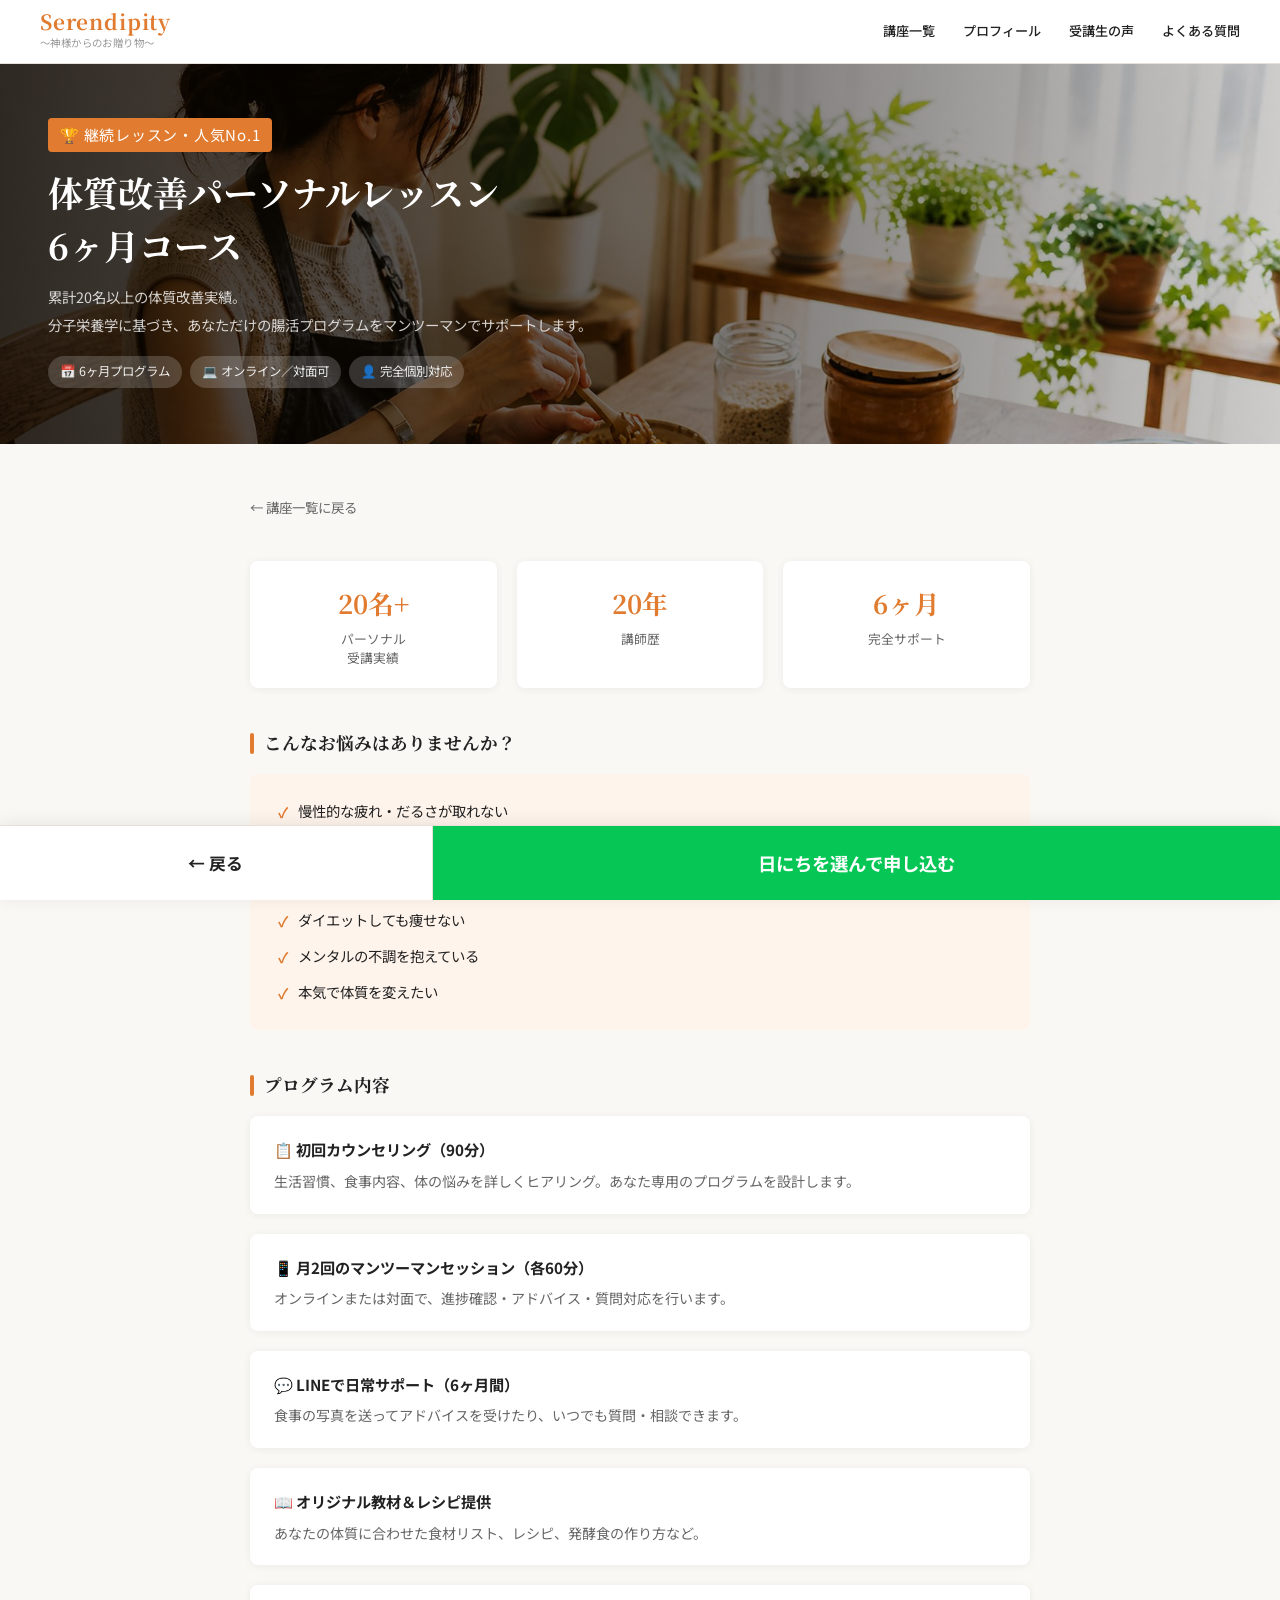
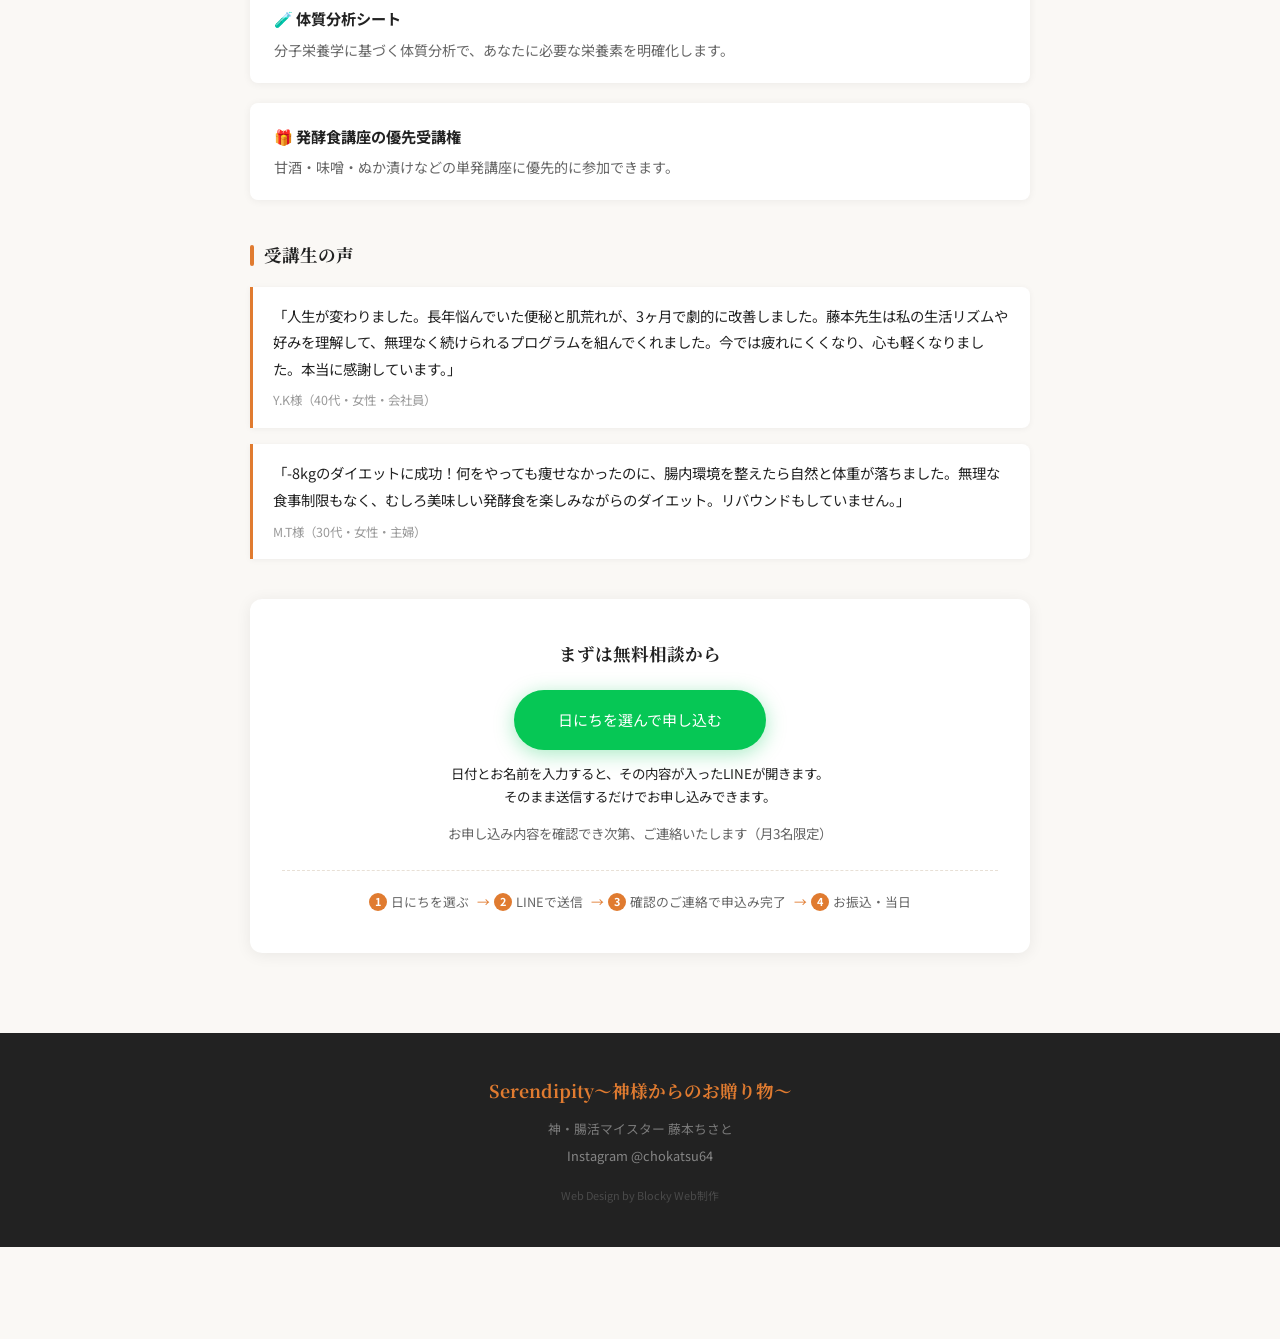
<file: lessons/personal.html>
<!DOCTYPE html>
<html lang="ja">
<head>
  <meta charset="UTF-8">
  <meta name="viewport" content="width=device-width, initial-scale=1.0">
  <title>体質改善パーソナルレッスン 6ヶ月コース | Serendipity〜神様からのお贈り物〜</title>
  <meta name="description" content="累計20名以上の体質改善実績。分子栄養学に基づき、あなただけの腸活プログラムをマンツーマンでサポート。">
  <link rel="icon" href="../favicon.svg" type="image/svg+xml">
  <meta property="og:type" content="website">
  <meta property="og:site_name" content="Serendipity〜神様からのお贈り物〜">
  <meta property="og:title" content="体質改善パーソナルレッスン 6ヶ月コース | Serendipity〜神様からのお贈り物〜">
  <meta property="og:description" content="累計20名以上の体質改善実績。分子栄養学に基づき、あなただけの腸活プログラムをマンツーマンでサポート。">
  <meta property="og:url" content="https://serendipity-2ca.pages.dev/lessons/personal.html">
  <meta property="og:image" content="https://serendipity-2ca.pages.dev/images/hero/personal.jpg">
  <meta property="og:locale" content="ja_JP">
  <meta name="twitter:card" content="summary_large_image">
  <link rel="preconnect" href="https://fonts.googleapis.com">
  <link rel="preconnect" href="https://fonts.gstatic.com" crossorigin>
  <link href="https://fonts.googleapis.com/css2?family=Noto+Serif+JP:wght@400;700&family=Noto+Sans+JP:wght@400;500;700&display=swap" rel="stylesheet">
  <style>
    *, *::before, *::after { box-sizing: border-box; margin: 0; padding: 0; }
    :root { --orange: #e07b30; --orange2: #c45f18; --cream: #faf8f5; --white: #ffffff; --dark: #222222; --gray: #666666; --gray2: #999999; --border: #e8e0d6; }
    html { scroll-behavior: smooth; }
    body { font-family: 'Noto Sans JP', -apple-system, BlinkMacSystemFont, 'Hiragino Sans', sans-serif; background: var(--cream); color: var(--dark); font-size: 15px; line-height: 1.75; -webkit-font-smoothing: antialiased; padding-bottom: 92px; }
    .hdr { position: fixed; top: 0; left: 0; right: 0; z-index: 200; background: var(--white); border-bottom: 1px solid var(--border); height: 64px; display: flex; align-items: center; justify-content: space-between; padding: 0 40px; }
    .hdr-brand { text-decoration: none; display: flex; flex-direction: column; }
    .hdr-brand-main { font-family: 'Noto Serif JP', serif; font-size: 1.3rem; font-weight: 700; color: var(--orange); letter-spacing: .04em; line-height: 1; }
    .hdr-brand-sub { font-size: .65rem; color: var(--gray2); letter-spacing: .04em; margin-top: 2px; }
    .hdr-nav { display: flex; align-items: center; gap: 28px; }
    .hdr-nav a { font-size: .82rem; font-weight: 500; color: var(--dark); text-decoration: none; transition: color .15s; }
    .hdr-nav a:hover { color: var(--orange); }
    .hero { margin-top: 64px; position: relative; overflow: hidden; min-height: 380px; display: flex; align-items: flex-end; }
    .hero-bg { position: absolute; inset: 0; }
    .hero-bg img { width: 100%; height: 100%; object-fit: cover; object-position: center 20%; display: block; }
    .hero-ov { position: absolute; inset: 0; background: linear-gradient(90deg, rgba(10,5,0,.82) 0%, rgba(10,5,0,.55) 55%, rgba(10,5,0,.2) 100%); }
    .hero-body { position: relative; z-index: 2; padding: 44px 48px 56px; max-width: 640px; }
    .hero-badge { display: inline-block; background: var(--orange); color: #fff; font: 700 .72rem/1 inherit; letter-spacing: .05em; padding: 4px 12px; border-radius: 4px; margin-bottom: 14px; }
    .hero h1 { font-family: 'Noto Serif JP', serif; font-size: clamp(1.5rem, 3.5vw, 2.2rem); font-weight: 700; color: #fff; line-height: 1.5; margin-bottom: 12px; }
    .hero-catch { font-size: .9rem; color: rgba(255,255,255,.8); line-height: 1.9; margin-bottom: 18px; }
    .hero-chips { display: flex; flex-wrap: wrap; gap: 8px; }
    .hero-chip { display: inline-flex; align-items: center; gap: 5px; background: rgba(255,255,255,.18); color: rgba(255,255,255,.9); font-size: .78rem; padding: 5px 12px; border-radius: 100px; }
    .ls { padding: 52px 48px 80px; }
    .ls-inner { max-width: 780px; margin: 0 auto; display: flex; flex-direction: column; gap: 40px; }
    .sec-ttl { font-family: 'Noto Serif JP', serif; font-size: 1.1rem; font-weight: 700; color: var(--dark); margin-bottom: 16px; display: flex; align-items: center; gap: 10px; }
    .sec-ttl::before { content: ''; display: block; width: 4px; height: 1.2em; background: var(--orange); border-radius: 2px; flex-shrink: 0; }
    .info-table { width: 100%; border-collapse: collapse; background: var(--white); border-radius: 8px; overflow: hidden; box-shadow: 0 1px 8px rgba(0,0,0,.06); }
    .info-table th, .info-table td { padding: 14px 18px; text-align: left; border-bottom: 1px solid var(--border); font-size: .9rem; }
    .info-table th { width: 30%; color: var(--gray); font-weight: 500; white-space: nowrap; }
    .info-table td { font-weight: 500; }
    .info-table tr:last-child th, .info-table tr:last-child td { border-bottom: none; }
    .price-val { font-family: 'Noto Serif JP', serif; font-size: 1.5rem; font-weight: 700; color: var(--orange); }
    .box-orange { background: #fff4ec; border-radius: 8px; padding: 24px 28px; }
    .box-white { background: var(--white); border-radius: 8px; padding: 24px 28px; box-shadow: 0 1px 8px rgba(0,0,0,.06); }
    .stat-row { display: flex; gap: 20px; flex-wrap: wrap; }
    .stat-item { flex: 1; min-width: 120px; background: var(--white); border-radius: 8px; padding: 20px 16px; text-align: center; box-shadow: 0 1px 8px rgba(0,0,0,.06); }
    .stat-num { font-family: 'Noto Serif JP', serif; font-size: 1.6rem; font-weight: 700; color: var(--orange); margin-bottom: 4px; }
    .stat-lbl { font-size: .8rem; color: var(--gray); line-height: 1.5; }
    .check-list { list-style: none; display: flex; flex-direction: column; gap: 10px; }
    .check-list li { display: flex; align-items: flex-start; gap: 10px; font-size: .9rem; }
    .check-list li::before { content: '✓'; color: var(--orange); font-weight: 700; flex-shrink: 0; margin-top: 1px; }
    .prog-list { list-style: none; display: flex; flex-direction: column; gap: 20px; }
    .prog-item { background: var(--white); border-radius: 8px; padding: 20px 24px; box-shadow: 0 1px 8px rgba(0,0,0,.06); }
    .prog-ttl { font-weight: 700; font-size: .95rem; color: var(--dark); margin-bottom: 6px; }
    .prog-desc { font-size: .88rem; color: var(--gray); line-height: 1.75; }
    .voice-block { border-left: 3px solid var(--orange); padding: 16px 20px; background: var(--white); border-radius: 0 8px 8px 0; box-shadow: 0 1px 6px rgba(0,0,0,.05); margin-bottom: 16px; }
    .voice-block:last-child { margin-bottom: 0; }
    .voice-text { font-size: .9rem; color: var(--dark); line-height: 1.85; margin-bottom: 8px; }
    .voice-who { font-size: .78rem; color: var(--gray2); }
    .apply-wrap { text-align: center; background: var(--white); border-radius: 12px; padding: 40px 32px; box-shadow: 0 2px 16px rgba(0,0,0,.07); }
    .apply-ttl { font-family: 'Noto Serif JP', serif; font-size: 1.1rem; font-weight: 700; margin-bottom: 20px; }
    .apply-btn { display: inline-flex; align-items: center; gap: 8px; background: var(--orange); color: #fff; padding: 17px 44px; border-radius: 980px; font: 700 1.05rem/1 inherit; text-decoration: none; box-shadow: 0 4px 20px rgba(224,123,48,.4); transition: transform .2s, box-shadow .2s; }
    .apply-btn:hover { transform: translateY(-2px); box-shadow: 0 8px 28px rgba(224,123,48,.45); }
    .apply-line { display: inline-flex; align-items: center; justify-content: center; gap: 8px; margin-top: 14px; background: #fff; color: #06c755; border: 2px solid #06c755; padding: 12px 28px; border-radius: 980px; font: 700 .9rem/1 inherit; text-decoration: none; transition: background .15s, color .15s; }
    .apply-line:hover { background: #06c755; color: #fff; }
    .apply-flow { list-style: none; display: flex; justify-content: center; flex-wrap: wrap; gap: 6px 4px; margin-top: 24px; padding-top: 20px; border-top: 1px dashed var(--border, #e8e0d6); font-size: .8rem; color: var(--gray); }
    .apply-flow li { display: flex; align-items: center; gap: 4px; }
    .apply-flow li:not(:last-child)::after { content: '→'; color: var(--orange); margin-left: 4px; }
    .apply-flow b { display: inline-flex; align-items: center; justify-content: center; width: 18px; height: 18px; border-radius: 50%; background: var(--orange); color: #fff; font-size: .68rem; }
    .apply-btn.line { background: #06c755; box-shadow: 0 4px 20px rgba(6,199,85,.35); }
    .apply-btn.line:hover { box-shadow: 0 8px 28px rgba(6,199,85,.4); }
    .apply-howto { margin-top: 12px; font-size: .84rem; color: var(--dark); line-height: 1.7; }
    .lesson-bar-apply.line { background: #06c755; }
    .lesson-bar-apply.line:hover { background: #05a948; }
    .apply-note { margin-top: 14px; font-size: .84rem; color: var(--gray); }
    .back-link { display: inline-flex; align-items: center; gap: 6px; color: var(--gray); font-size: .84rem; text-decoration: none; border-bottom: 1px solid transparent; transition: color .15s, border-color .15s; }
    .back-link:hover { color: var(--orange); border-color: var(--orange); }
    footer { background: var(--dark); color: rgba(255,255,255,.4); text-align: center; padding: 40px 28px; font-size: .8rem; line-height: 2.1; }
    footer .f-brand { font-family: 'Noto Serif JP', serif; color: var(--orange); font-size: 1.1rem; font-weight: 700; display: block; margin-bottom: 6px; }
    footer a { color: rgba(255,255,255,.45); text-decoration: none; }
    .powered { margin-top: 14px; font-size: .68rem; color: rgba(255,255,255,.18); }
    @media (max-width: 900px) { .hdr { padding: 0 20px; } .hdr-nav { gap: 16px; } .hdr-nav a { font-size: .76rem; } .hero-body { padding: 36px 24px 48px; } .ls { padding: 40px 20px 60px; } .stat-row { gap: 12px; } }
    @media (max-width: 560px) { .hdr-nav { display: none; } .hero h1 { font-size: 1.5rem; } }

    /* ── LESSON FIXED BAR ── */
    .lesson-bar { position: fixed; bottom: 0; left: 0; right: 0; z-index: 300; display: flex; background: #fff; border-top: 1px solid var(--border); box-shadow: 0 -2px 16px rgba(0,0,0,.08); padding-bottom: env(safe-area-inset-bottom); }
    .lesson-bar-back { flex: 1; display: flex; align-items: center; justify-content: center; gap: 6px; background: #fff; color: var(--dark); padding: 26px 12px; font: 700 1.05rem/1.2 'Noto Sans JP',sans-serif; text-decoration: none; border-right: 1px solid var(--border); transition: background .15s; }
    .lesson-bar-back:hover { background: var(--cream); }
    .lesson-bar-apply { flex: 2; display: flex; align-items: center; justify-content: center; gap: 8px; background: var(--orange); color: #fff; padding: 26px 16px; font: 700 1.15rem/1.2 'Noto Sans JP',sans-serif; text-align: center; text-decoration: none; transition: background .15s; }
    .lesson-bar-apply:hover { background: var(--orange2); }
    @media (max-width: 360px) { .lesson-bar-back { font-size: .95rem; } .lesson-bar-apply { font-size: 1rem; padding: 24px 10px; } }
  </style>
</head>
<body>

<header class="hdr">
  <a href="../index.html" class="hdr-brand">
    <span class="hdr-brand-main">Serendipity</span>
    <span class="hdr-brand-sub">〜神様からのお贈り物〜</span>
  </a>
  <nav class="hdr-nav">
    <a href="../courses.html">講座一覧</a>
    <a href="../index.html#profile">プロフィール</a>
    <a href="../index.html#voice">受講生の声</a>
    
    <a href="../index.html#faq">よくある質問</a>
  </nav>
</header>

<section class="hero">
  <div class="hero-bg"><img src="../images/hero/personal.jpg" alt="パーソナルレッスン"></div>
  <div class="hero-ov"></div>
  <div class="hero-body">
    <span class="hero-badge">🏆 継続レッスン・人気No.1</span>
    <h1>体質改善パーソナルレッスン<br>6ヶ月コース</h1>
    <p class="hero-catch">累計20名以上の体質改善実績。<br>分子栄養学に基づき、あなただけの腸活プログラムをマンツーマンでサポートします。</p>
    <div class="hero-chips">
      <span class="hero-chip">📅 6ヶ月プログラム</span>
      <span class="hero-chip">💻 オンライン／対面可</span>
      <span class="hero-chip">👤 完全個別対応</span>
    </div>
  </div>
</section>

<div class="ls">
  <div class="ls-inner">

    <a href="../courses.html" class="back-link">← 講座一覧に戻る</a>

    <div class="stat-row">
      <div class="stat-item">
        <div class="stat-num">20名+</div>
        <div class="stat-lbl">パーソナル<br>受講実績</div>
      </div>
      <div class="stat-item">
        <div class="stat-num">20年</div>
        <div class="stat-lbl">講師歴</div>
      </div>
      <div class="stat-item">
        <div class="stat-num">6ヶ月</div>
        <div class="stat-lbl">完全サポート</div>
      </div>
    </div>

    <div>
      <h2 class="sec-ttl">こんなお悩みはありませんか？</h2>
      <div class="box-orange">
        <ul class="check-list">
          <li>慢性的な疲れ・だるさが取れない</li>
          <li>便秘や下痢を繰り返している</li>
          <li>肌荒れ・アレルギー症状に悩んでいる</li>
          <li>ダイエットしても痩せない</li>
          <li>メンタルの不調を抱えている</li>
          <li>本気で体質を変えたい</li>
        </ul>
      </div>
    </div>

    <div>
      <h2 class="sec-ttl">プログラム内容</h2>
      <ul class="prog-list">
        <li class="prog-item">
          <div class="prog-ttl">📋 初回カウンセリング（90分）</div>
          <div class="prog-desc">生活習慣、食事内容、体の悩みを詳しくヒアリング。あなた専用のプログラムを設計します。</div>
        </li>
        <li class="prog-item">
          <div class="prog-ttl">📱 月2回のマンツーマンセッション（各60分）</div>
          <div class="prog-desc">オンラインまたは対面で、進捗確認・アドバイス・質問対応を行います。</div>
        </li>
        <li class="prog-item">
          <div class="prog-ttl">💬 LINEで日常サポート（6ヶ月間）</div>
          <div class="prog-desc">食事の写真を送ってアドバイスを受けたり、いつでも質問・相談できます。</div>
        </li>
        <li class="prog-item">
          <div class="prog-ttl">📖 オリジナル教材＆レシピ提供</div>
          <div class="prog-desc">あなたの体質に合わせた食材リスト、レシピ、発酵食の作り方など。</div>
        </li>
        <li class="prog-item">
          <div class="prog-ttl">🧪 体質分析シート</div>
          <div class="prog-desc">分子栄養学に基づく体質分析で、あなたに必要な栄養素を明確化します。</div>
        </li>
        <li class="prog-item">
          <div class="prog-ttl">🎁 発酵食講座の優先受講権</div>
          <div class="prog-desc">甘酒・味噌・ぬか漬けなどの単発講座に優先的に参加できます。</div>
        </li>
      </ul>
    </div>

    <div>
      <h2 class="sec-ttl">受講生の声</h2>
      <div class="voice-block">
        <p class="voice-text">「人生が変わりました。長年悩んでいた便秘と肌荒れが、3ヶ月で劇的に改善しました。藤本先生は私の生活リズムや好みを理解して、無理なく続けられるプログラムを組んでくれました。今では疲れにくくなり、心も軽くなりました。本当に感謝しています。」</p>
        <div class="voice-who">Y.K様（40代・女性・会社員）</div>
      </div>
      <div class="voice-block">
        <p class="voice-text">「-8kgのダイエットに成功！何をやっても痩せなかったのに、腸内環境を整えたら自然と体重が落ちました。無理な食事制限もなく、むしろ美味しい発酵食を楽しみながらのダイエット。リバウンドもしていません。」</p>
        <div class="voice-who">M.T様（30代・女性・主婦）</div>
      </div>
    </div>

    <div class="apply-wrap">
      <p class="apply-ttl">まずは無料相談から</p>
      <a href="../apply.html?c=personal" class="apply-btn line">日にちを選んで申し込む</a>
      <p class="apply-howto">日付とお名前を入力すると、その内容が入ったLINEが開きます。<br>そのまま送信するだけでお申し込みできます。</p>
      <p class="apply-note">お申し込み内容を確認でき次第、ご連絡いたします（月3名限定）</p>
      <ol class="apply-flow">
        <li><b>1</b>日にちを選ぶ</li>
        <li><b>2</b>LINEで送信</li>
        <li><b>3</b>確認のご連絡で申込み完了</li>
        <li><b>4</b>お振込・当日</li>
      </ol>
    </div>

  </div>
</div>

<footer>
  <span class="f-brand">Serendipity〜神様からのお贈り物〜</span>
  神・腸活マイスター 藤本ちさと<br>
  <a href="https://www.instagram.com/chokatsu64/" target="_blank">Instagram @chokatsu64</a>
  <div class="powered">Web Design by Blocky Web制作</div>
</footer>


<!-- LESSON FIXED BAR -->
<div class="lesson-bar">
  <a href="../courses.html" class="lesson-bar-back">← 戻る</a>
  <a href="../apply.html?c=personal" class="lesson-bar-apply line">日にちを選んで申し込む</a>
</div>
</body>
</html>
</file>
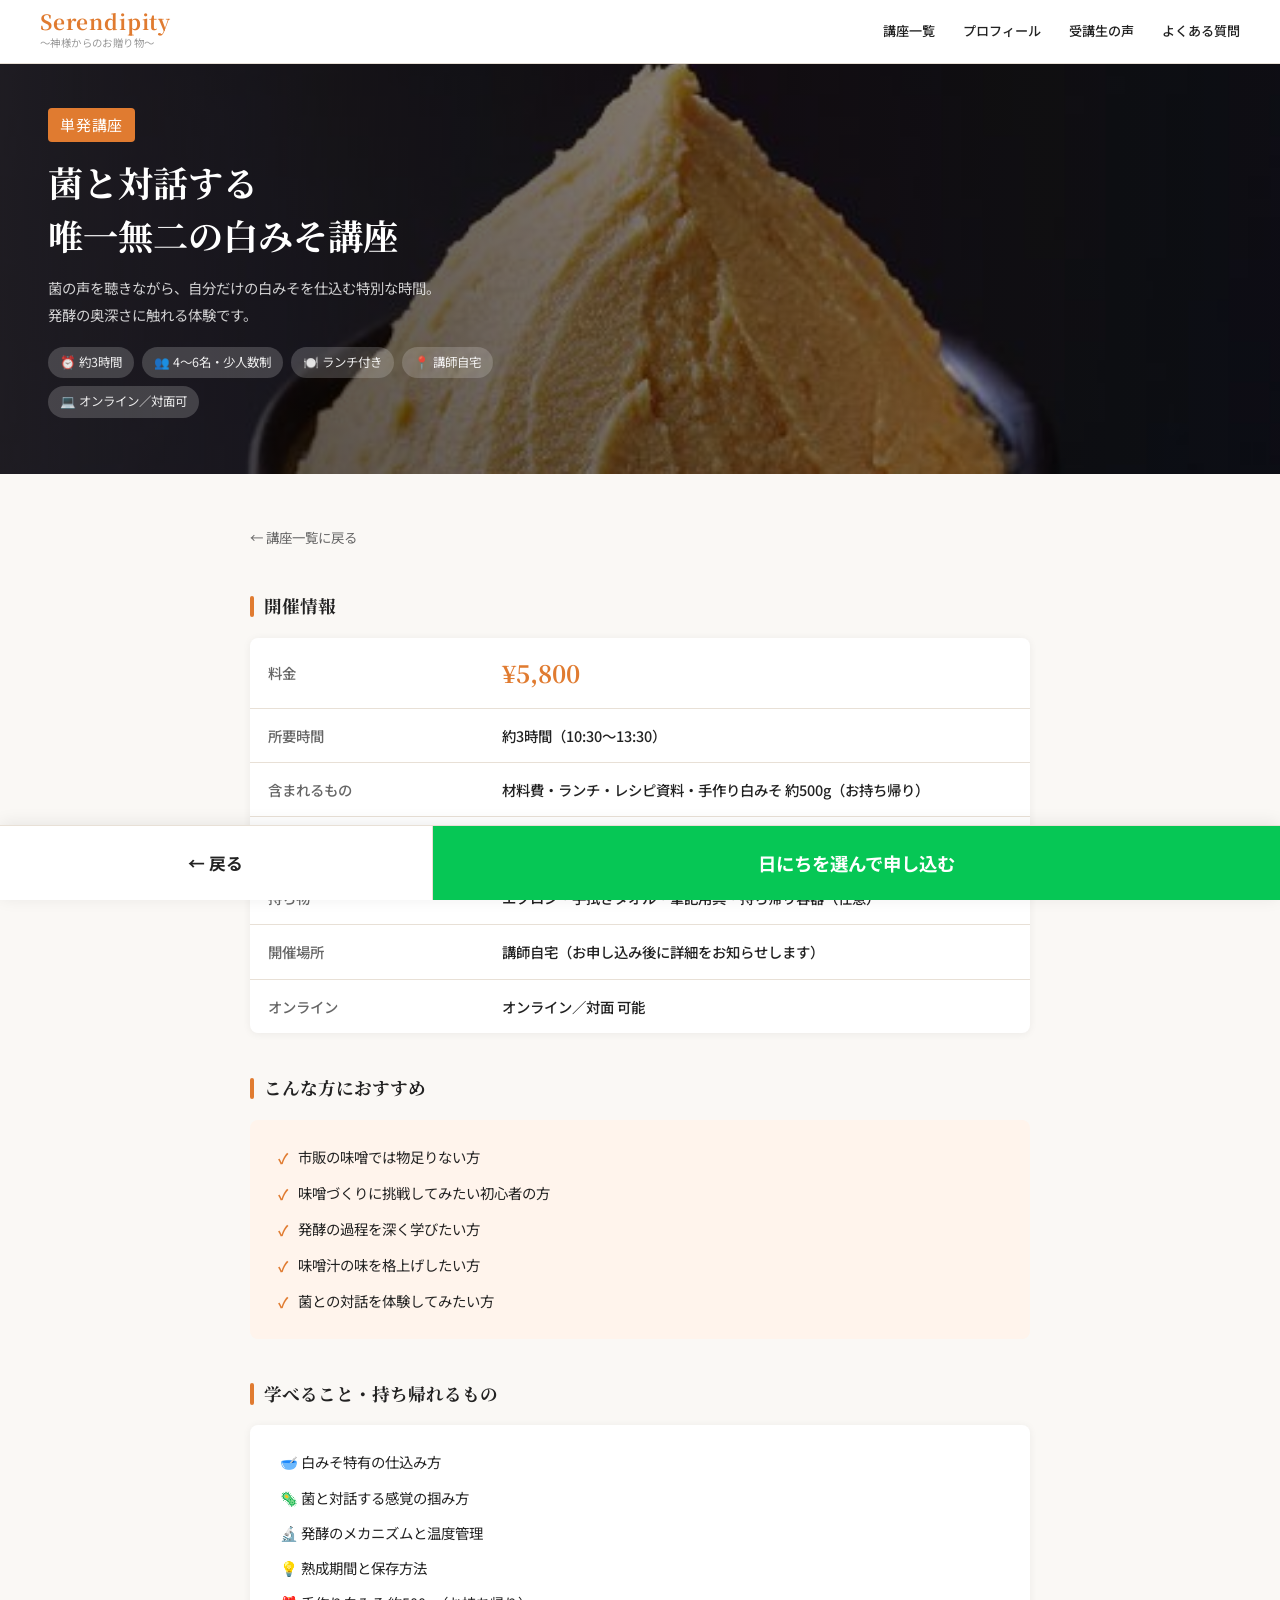
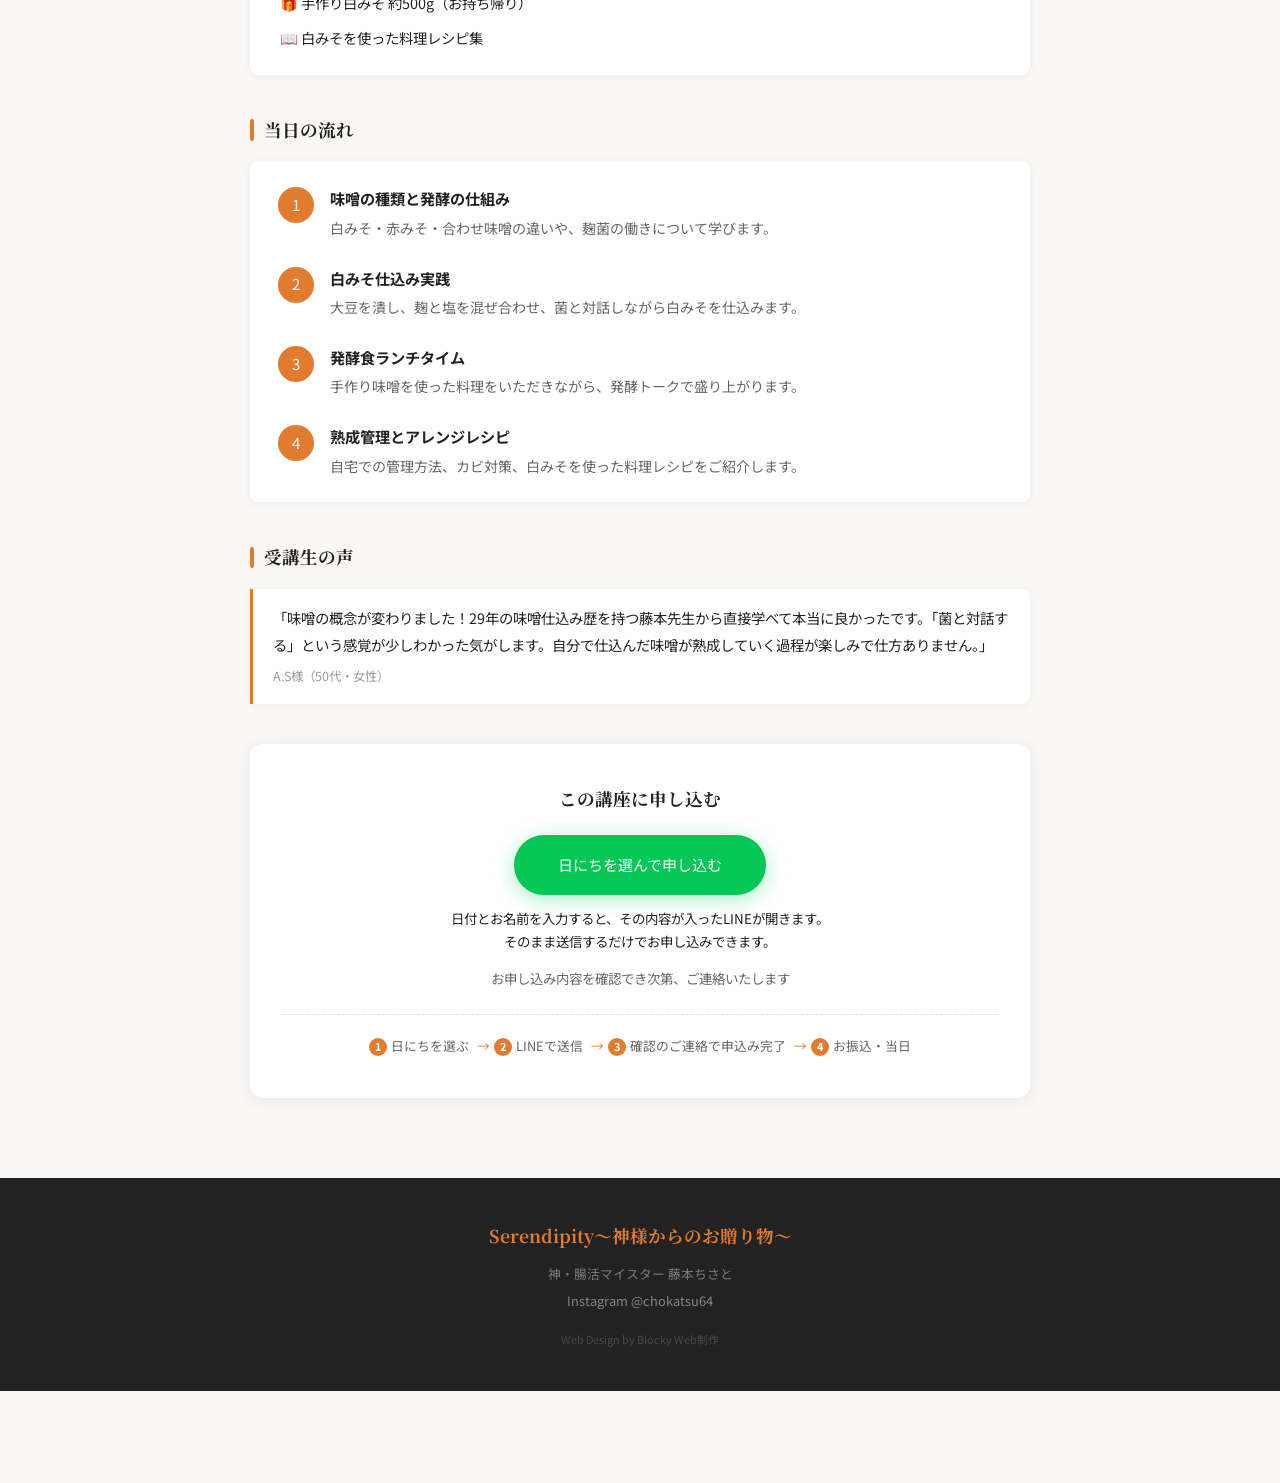
<file: lessons/shiromiso.html>
<!DOCTYPE html>
<html lang="ja">
<head>
  <meta charset="UTF-8">
  <meta name="viewport" content="width=device-width, initial-scale=1.0">
  <title>菌と対話する唯一無二の白みそ講座 | Serendipity〜神様からのお贈り物〜</title>
  <meta name="description" content="菌の声を聴きながら、自分だけの白みそを仕込む特別な時間。¥5,800・ランチ付き・約3時間。">
  <link rel="icon" href="../favicon.svg" type="image/svg+xml">
  <meta property="og:type" content="website">
  <meta property="og:site_name" content="Serendipity〜神様からのお贈り物〜">
  <meta property="og:title" content="菌と対話する唯一無二の白みそ講座 | Serendipity〜神様からのお贈り物〜">
  <meta property="og:description" content="菌の声を聴きながら、自分だけの白みそを仕込む特別な時間。¥5,800・ランチ付き・約3時間。">
  <meta property="og:url" content="https://serendipity-2ca.pages.dev/lessons/shiromiso.html">
  <meta property="og:image" content="https://serendipity-2ca.pages.dev/images/hero/shiromiso.jpg">
  <meta property="og:locale" content="ja_JP">
  <meta name="twitter:card" content="summary_large_image">
  <link rel="preconnect" href="https://fonts.googleapis.com">
  <link rel="preconnect" href="https://fonts.gstatic.com" crossorigin>
  <link href="https://fonts.googleapis.com/css2?family=Noto+Serif+JP:wght@400;700&family=Noto+Sans+JP:wght@400;500;700&display=swap" rel="stylesheet">
  <style>
    *, *::before, *::after { box-sizing: border-box; margin: 0; padding: 0; }
    :root { --orange: #e07b30; --orange2: #c45f18; --cream: #faf8f5; --white: #ffffff; --dark: #222222; --gray: #666666; --gray2: #999999; --border: #e8e0d6; }
    html { scroll-behavior: smooth; }
    body { font-family: 'Noto Sans JP', -apple-system, BlinkMacSystemFont, 'Hiragino Sans', sans-serif; background: var(--cream); color: var(--dark); font-size: 15px; line-height: 1.75; -webkit-font-smoothing: antialiased; padding-bottom: 92px; }
    .hdr { position: fixed; top: 0; left: 0; right: 0; z-index: 200; background: var(--white); border-bottom: 1px solid var(--border); height: 64px; display: flex; align-items: center; justify-content: space-between; padding: 0 40px; }
    .hdr-brand { text-decoration: none; display: flex; flex-direction: column; }
    .hdr-brand-main { font-family: 'Noto Serif JP', serif; font-size: 1.3rem; font-weight: 700; color: var(--orange); letter-spacing: .04em; line-height: 1; }
    .hdr-brand-sub { font-size: .65rem; color: var(--gray2); letter-spacing: .04em; margin-top: 2px; }
    .hdr-nav { display: flex; align-items: center; gap: 28px; }
    .hdr-nav a { font-size: .82rem; font-weight: 500; color: var(--dark); text-decoration: none; transition: color .15s; }
    .hdr-nav a:hover { color: var(--orange); }
    .hero { margin-top: 64px; position: relative; overflow: hidden; min-height: 380px; display: flex; align-items: flex-end; }
    .hero-bg { position: absolute; inset: 0; }
    .hero-bg img { width: 100%; height: 100%; object-fit: cover; object-position: center 30%; display: block; }
    .hero-ov { position: absolute; inset: 0; background: linear-gradient(90deg, rgba(10,5,0,.78) 0%, rgba(10,5,0,.5) 55%, rgba(10,5,0,.15) 100%); }
    .hero-body { position: relative; z-index: 2; padding: 44px 48px 56px; max-width: 640px; }
    .hero-badge { display: inline-block; background: var(--orange); color: #fff; font: 700 .72rem/1 inherit; letter-spacing: .05em; padding: 4px 12px; border-radius: 4px; margin-bottom: 14px; }
    .hero h1 { font-family: 'Noto Serif JP', serif; font-size: clamp(1.5rem, 3.5vw, 2.2rem); font-weight: 700; color: #fff; line-height: 1.5; margin-bottom: 12px; }
    .hero-catch { font-size: .9rem; color: rgba(255,255,255,.8); line-height: 1.9; margin-bottom: 18px; }
    .hero-chips { display: flex; flex-wrap: wrap; gap: 8px; }
    .hero-chip { display: inline-flex; align-items: center; gap: 5px; background: rgba(255,255,255,.18); color: rgba(255,255,255,.9); font-size: .78rem; padding: 5px 12px; border-radius: 100px; }
    .ls { padding: 52px 48px 80px; }
    .ls-inner { max-width: 780px; margin: 0 auto; display: flex; flex-direction: column; gap: 40px; }
    .sec-ttl { font-family: 'Noto Serif JP', serif; font-size: 1.1rem; font-weight: 700; color: var(--dark); margin-bottom: 16px; display: flex; align-items: center; gap: 10px; }
    .sec-ttl::before { content: ''; display: block; width: 4px; height: 1.2em; background: var(--orange); border-radius: 2px; flex-shrink: 0; }
    .info-table { width: 100%; border-collapse: collapse; background: var(--white); border-radius: 8px; overflow: hidden; box-shadow: 0 1px 8px rgba(0,0,0,.06); }
    .info-table th, .info-table td { padding: 14px 18px; text-align: left; border-bottom: 1px solid var(--border); font-size: .9rem; }
    .info-table th { width: 30%; color: var(--gray); font-weight: 500; white-space: nowrap; }
    .info-table td { font-weight: 500; }
    .info-table tr:last-child th, .info-table tr:last-child td { border-bottom: none; }
    .price-val { font-family: 'Noto Serif JP', serif; font-size: 1.5rem; font-weight: 700; color: var(--orange); }
    .box-orange { background: #fff4ec; border-radius: 8px; padding: 24px 28px; }
    .box-white { background: var(--white); border-radius: 8px; padding: 24px 28px; box-shadow: 0 1px 8px rgba(0,0,0,.06); }
    .check-list { list-style: none; display: flex; flex-direction: column; gap: 10px; }
    .check-list li { display: flex; align-items: flex-start; gap: 10px; font-size: .9rem; }
    .check-list li::before { content: '✓'; color: var(--orange); font-weight: 700; flex-shrink: 0; margin-top: 1px; }
    .feat-list { list-style: none; display: flex; flex-direction: column; gap: 10px; }
    .feat-list li { font-size: .9rem; padding-left: 2px; }
    .timeline { display: flex; flex-direction: column; gap: 24px; }
    .tl-item { display: flex; gap: 16px; align-items: flex-start; }
    .tl-num { width: 36px; height: 36px; border-radius: 50%; background: var(--orange); color: #fff; display: flex; align-items: center; justify-content: center; font: 700 .88rem/1 inherit; flex-shrink: 0; margin-top: 2px; }
    .tl-title { font-weight: 700; font-size: .95rem; margin-bottom: 4px; }
    .tl-desc { font-size: .88rem; color: var(--gray); line-height: 1.75; }
    .voice-block { border-left: 3px solid var(--orange); padding: 16px 20px; background: var(--white); border-radius: 0 8px 8px 0; box-shadow: 0 1px 6px rgba(0,0,0,.05); margin-bottom: 16px; }
    .voice-block:last-child { margin-bottom: 0; }
    .voice-text { font-size: .9rem; color: var(--dark); line-height: 1.85; margin-bottom: 8px; }
    .voice-who { font-size: .78rem; color: var(--gray2); }
    .apply-wrap { text-align: center; background: var(--white); border-radius: 12px; padding: 40px 32px; box-shadow: 0 2px 16px rgba(0,0,0,.07); }
    .apply-ttl { font-family: 'Noto Serif JP', serif; font-size: 1.1rem; font-weight: 700; margin-bottom: 20px; }
    .apply-btn { display: inline-flex; align-items: center; gap: 8px; background: var(--orange); color: #fff; padding: 17px 44px; border-radius: 980px; font: 700 1.05rem/1 inherit; text-decoration: none; box-shadow: 0 4px 20px rgba(224,123,48,.4); transition: transform .2s, box-shadow .2s; }
    .apply-btn:hover { transform: translateY(-2px); box-shadow: 0 8px 28px rgba(224,123,48,.45); }
    .apply-line { display: inline-flex; align-items: center; justify-content: center; gap: 8px; margin-top: 14px; background: #fff; color: #06c755; border: 2px solid #06c755; padding: 12px 28px; border-radius: 980px; font: 700 .9rem/1 inherit; text-decoration: none; transition: background .15s, color .15s; }
    .apply-line:hover { background: #06c755; color: #fff; }
    .apply-flow { list-style: none; display: flex; justify-content: center; flex-wrap: wrap; gap: 6px 4px; margin-top: 24px; padding-top: 20px; border-top: 1px dashed var(--border, #e8e0d6); font-size: .8rem; color: var(--gray); }
    .apply-flow li { display: flex; align-items: center; gap: 4px; }
    .apply-flow li:not(:last-child)::after { content: '→'; color: var(--orange); margin-left: 4px; }
    .apply-flow b { display: inline-flex; align-items: center; justify-content: center; width: 18px; height: 18px; border-radius: 50%; background: var(--orange); color: #fff; font-size: .68rem; }
    .apply-btn.line { background: #06c755; box-shadow: 0 4px 20px rgba(6,199,85,.35); }
    .apply-btn.line:hover { box-shadow: 0 8px 28px rgba(6,199,85,.4); }
    .apply-howto { margin-top: 12px; font-size: .84rem; color: var(--dark); line-height: 1.7; }
    .lesson-bar-apply.line { background: #06c755; }
    .lesson-bar-apply.line:hover { background: #05a948; }
    .apply-note { margin-top: 14px; font-size: .84rem; color: var(--gray); }
    .back-link { display: inline-flex; align-items: center; gap: 6px; color: var(--gray); font-size: .84rem; text-decoration: none; border-bottom: 1px solid transparent; transition: color .15s, border-color .15s; }
    .back-link:hover { color: var(--orange); border-color: var(--orange); }
    footer { background: var(--dark); color: rgba(255,255,255,.4); text-align: center; padding: 40px 28px; font-size: .8rem; line-height: 2.1; }
    footer .f-brand { font-family: 'Noto Serif JP', serif; color: var(--orange); font-size: 1.1rem; font-weight: 700; display: block; margin-bottom: 6px; }
    footer a { color: rgba(255,255,255,.45); text-decoration: none; }
    .powered { margin-top: 14px; font-size: .68rem; color: rgba(255,255,255,.18); }
    @media (max-width: 900px) { .hdr { padding: 0 20px; } .hdr-nav { gap: 16px; } .hdr-nav a { font-size: .76rem; } .hero-body { padding: 36px 24px 48px; } .ls { padding: 40px 20px 60px; } }
    @media (max-width: 560px) { .hdr-nav { display: none; } .hero h1 { font-size: 1.5rem; } }

    /* ── LESSON FIXED BAR ── */
    .lesson-bar { position: fixed; bottom: 0; left: 0; right: 0; z-index: 300; display: flex; background: #fff; border-top: 1px solid var(--border); box-shadow: 0 -2px 16px rgba(0,0,0,.08); padding-bottom: env(safe-area-inset-bottom); }
    .lesson-bar-back { flex: 1; display: flex; align-items: center; justify-content: center; gap: 6px; background: #fff; color: var(--dark); padding: 26px 12px; font: 700 1.05rem/1.2 'Noto Sans JP',sans-serif; text-decoration: none; border-right: 1px solid var(--border); transition: background .15s; }
    .lesson-bar-back:hover { background: var(--cream); }
    .lesson-bar-apply { flex: 2; display: flex; align-items: center; justify-content: center; gap: 8px; background: var(--orange); color: #fff; padding: 26px 16px; font: 700 1.15rem/1.2 'Noto Sans JP',sans-serif; text-align: center; text-decoration: none; transition: background .15s; }
    .lesson-bar-apply:hover { background: var(--orange2); }
    @media (max-width: 360px) { .lesson-bar-back { font-size: .95rem; } .lesson-bar-apply { font-size: 1rem; padding: 24px 10px; } }
  </style>
</head>
<body>

<header class="hdr">
  <a href="../index.html" class="hdr-brand">
    <span class="hdr-brand-main">Serendipity</span>
    <span class="hdr-brand-sub">〜神様からのお贈り物〜</span>
  </a>
  <nav class="hdr-nav">
    <a href="../courses.html">講座一覧</a>
    <a href="../index.html#profile">プロフィール</a>
    <a href="../index.html#voice">受講生の声</a>
    
    <a href="../index.html#faq">よくある質問</a>
  </nav>
</header>

<section class="hero">
  <div class="hero-bg"><img src="../images/hero/shiromiso.jpg" alt="白みそ講座"></div>
  <div class="hero-ov"></div>
  <div class="hero-body">
    <span class="hero-badge">単発講座</span>
    <h1>菌と対話する<br>唯一無二の白みそ講座</h1>
    <p class="hero-catch">菌の声を聴きながら、自分だけの白みそを仕込む特別な時間。<br>発酵の奥深さに触れる体験です。</p>
    <div class="hero-chips">
      <span class="hero-chip">⏰ 約3時間</span>
      <span class="hero-chip">👥 4〜6名・少人数制</span>
      <span class="hero-chip">🍽️ ランチ付き</span>
      <span class="hero-chip">📍 講師自宅</span>
      <span class="hero-chip">💻 オンライン／対面可</span>
    </div>
  </div>
</section>

<div class="ls">
  <div class="ls-inner">

    <a href="../courses.html" class="back-link">← 講座一覧に戻る</a>

    <div>
      <h2 class="sec-ttl">開催情報</h2>
      <table class="info-table">
        <tr><th>料金</th><td><span class="price-val">¥5,800</span></td></tr>
        <tr><th>所要時間</th><td>約3時間（10:30〜13:30）</td></tr>
        <tr><th>含まれるもの</th><td>材料費・ランチ・レシピ資料・手作り白みそ 約500g（お持ち帰り）</td></tr>
        <tr><th>定員</th><td>4〜6名（少人数制）</td></tr>
        <tr><th>持ち物</th><td>エプロン・手拭きタオル・筆記用具・持ち帰り容器（任意）</td></tr>
        <tr><th>開催場所</th><td>講師自宅（お申し込み後に詳細をお知らせします）</td></tr>
        <tr><th>オンライン</th><td>オンライン／対面 可能</td></tr>
      </table>
    </div>

    <div>
      <h2 class="sec-ttl">こんな方におすすめ</h2>
      <div class="box-orange">
        <ul class="check-list">
          <li>市販の味噌では物足りない方</li>
          <li>味噌づくりに挑戦してみたい初心者の方</li>
          <li>発酵の過程を深く学びたい方</li>
          <li>味噌汁の味を格上げしたい方</li>
          <li>菌との対話を体験してみたい方</li>
        </ul>
      </div>
    </div>

    <div>
      <h2 class="sec-ttl">学べること・持ち帰れるもの</h2>
      <div class="box-white">
        <ul class="feat-list">
          <li>🥣 白みそ特有の仕込み方</li>
          <li>🦠 菌と対話する感覚の掴み方</li>
          <li>🔬 発酵のメカニズムと温度管理</li>
          <li>💡 熟成期間と保存方法</li>
          <li>🎁 手作り白みそ 約500g（お持ち帰り）</li>
          <li>📖 白みそを使った料理レシピ集</li>
        </ul>
      </div>
    </div>

    <div>
      <h2 class="sec-ttl">当日の流れ</h2>
      <div class="box-white">
        <div class="timeline">
          <div class="tl-item">
            <div class="tl-num">1</div>
            <div>
              <div class="tl-title">味噌の種類と発酵の仕組み</div>
              <div class="tl-desc">白みそ・赤みそ・合わせ味噌の違いや、麹菌の働きについて学びます。</div>
            </div>
          </div>
          <div class="tl-item">
            <div class="tl-num">2</div>
            <div>
              <div class="tl-title">白みそ仕込み実践</div>
              <div class="tl-desc">大豆を潰し、麹と塩を混ぜ合わせ、菌と対話しながら白みそを仕込みます。</div>
            </div>
          </div>
          <div class="tl-item">
            <div class="tl-num">3</div>
            <div>
              <div class="tl-title">発酵食ランチタイム</div>
              <div class="tl-desc">手作り味噌を使った料理をいただきながら、発酵トークで盛り上がります。</div>
            </div>
          </div>
          <div class="tl-item">
            <div class="tl-num">4</div>
            <div>
              <div class="tl-title">熟成管理とアレンジレシピ</div>
              <div class="tl-desc">自宅での管理方法、カビ対策、白みそを使った料理レシピをご紹介します。</div>
            </div>
          </div>
        </div>
      </div>
    </div>

    <div>
      <h2 class="sec-ttl">受講生の声</h2>
      <div class="voice-block">
        <p class="voice-text">「味噌の概念が変わりました！29年の味噌仕込み歴を持つ藤本先生から直接学べて本当に良かったです。「菌と対話する」という感覚が少しわかった気がします。自分で仕込んだ味噌が熟成していく過程が楽しみで仕方ありません。」</p>
        <div class="voice-who">A.S様（50代・女性）</div>
      </div>
    </div>

    <div class="apply-wrap">
      <p class="apply-ttl">この講座に申し込む</p>
      <a href="../apply.html?c=shiromiso" class="apply-btn line">日にちを選んで申し込む</a>
      <p class="apply-howto">日付とお名前を入力すると、その内容が入ったLINEが開きます。<br>そのまま送信するだけでお申し込みできます。</p>
      <p class="apply-note">お申し込み内容を確認でき次第、ご連絡いたします</p>
      <ol class="apply-flow">
        <li><b>1</b>日にちを選ぶ</li>
        <li><b>2</b>LINEで送信</li>
        <li><b>3</b>確認のご連絡で申込み完了</li>
        <li><b>4</b>お振込・当日</li>
      </ol>
    </div>

  </div>
</div>

<footer>
  <span class="f-brand">Serendipity〜神様からのお贈り物〜</span>
  神・腸活マイスター 藤本ちさと<br>
  <a href="https://www.instagram.com/chokatsu64/" target="_blank">Instagram @chokatsu64</a>
  <div class="powered">Web Design by Blocky Web制作</div>
</footer>


<!-- LESSON FIXED BAR -->
<div class="lesson-bar">
  <a href="../courses.html" class="lesson-bar-back">← 戻る</a>
  <a href="../apply.html?c=shiromiso" class="lesson-bar-apply line">日にちを選んで申し込む</a>
</div>
</body>
</html>
</file>
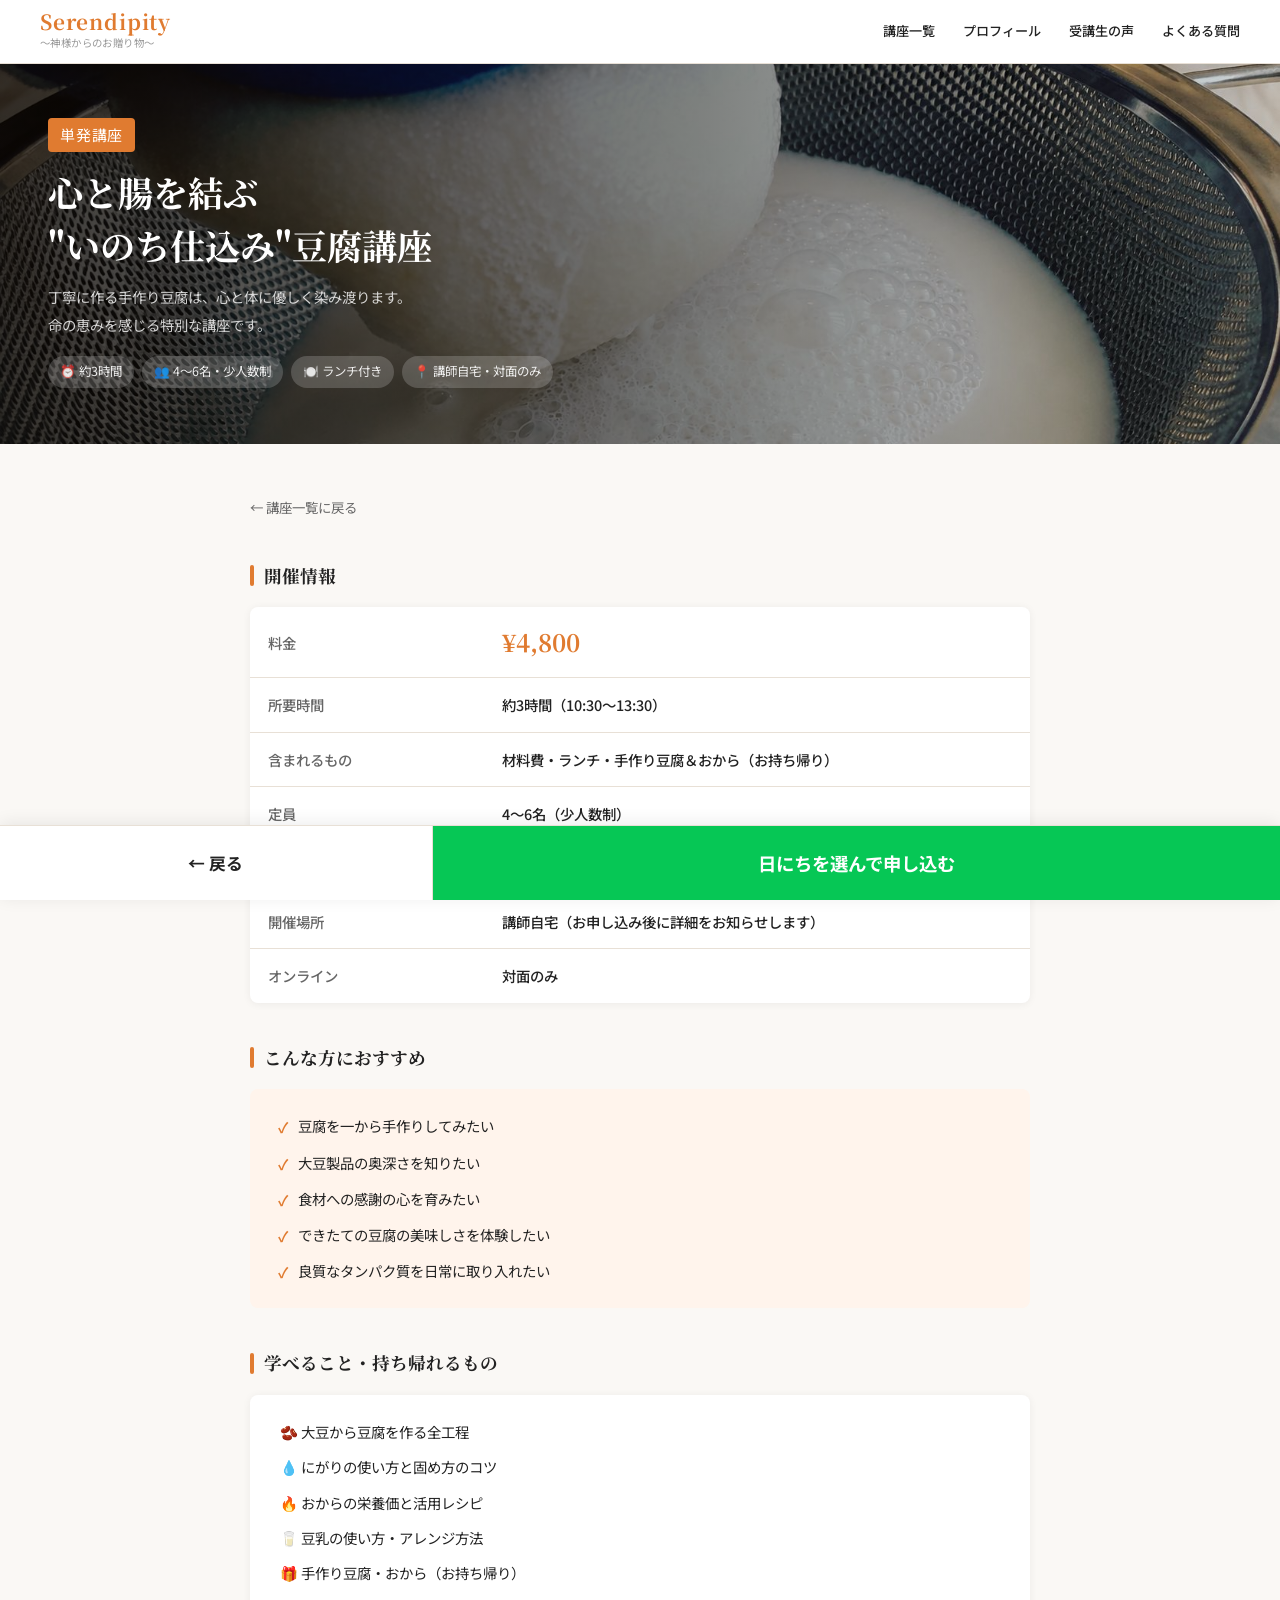
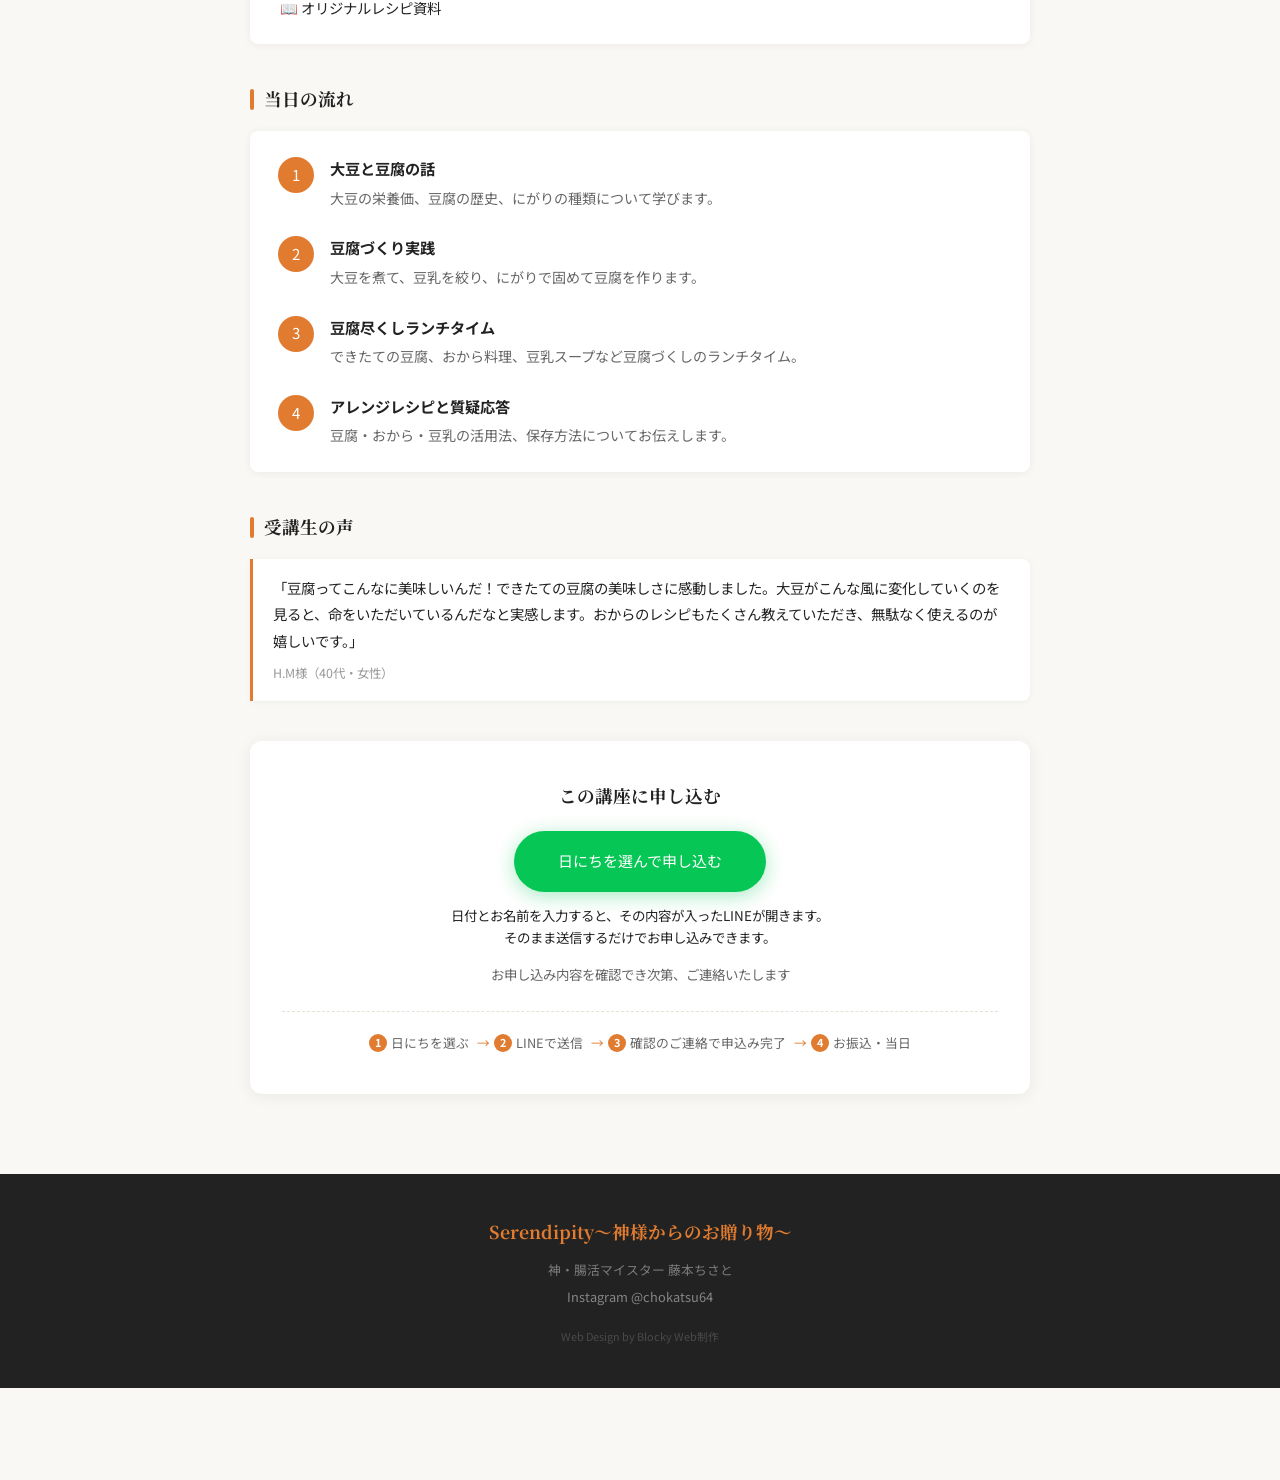
<file: lessons/tofu.html>
<!DOCTYPE html>
<html lang="ja">
<head>
  <meta charset="UTF-8">
  <meta name="viewport" content="width=device-width, initial-scale=1.0">
  <title>心と腸を結ぶ"いのち仕込み"豆腐講座 | Serendipity〜神様からのお贈り物〜</title>
  <meta name="description" content="丁寧に作る手作り豆腐は、心と体に優しく染み渡ります。命の恵みを感じる講座。¥4,800・ランチ付き・約3時間。">
  <link rel="icon" href="../favicon.svg" type="image/svg+xml">
  <meta property="og:type" content="website">
  <meta property="og:site_name" content="Serendipity〜神様からのお贈り物〜">
  <meta property="og:title" content="心と腸を結ぶ&quot;いのち仕込み&quot;豆腐講座 | Serendipity〜神様からのお贈り物〜">
  <meta property="og:description" content="丁寧に作る手作り豆腐は、心と体に優しく染み渡ります。命の恵みを感じる講座。¥4,800・ランチ付き・約3時間。">
  <meta property="og:url" content="https://serendipity-2ca.pages.dev/lessons/tofu.html">
  <meta property="og:image" content="https://serendipity-2ca.pages.dev/images/hero/tofu.jpg">
  <meta property="og:locale" content="ja_JP">
  <meta name="twitter:card" content="summary_large_image">
  <link rel="preconnect" href="https://fonts.googleapis.com">
  <link rel="preconnect" href="https://fonts.gstatic.com" crossorigin>
  <link href="https://fonts.googleapis.com/css2?family=Noto+Serif+JP:wght@400;700&family=Noto+Sans+JP:wght@400;500;700&display=swap" rel="stylesheet">
  <style>
    *, *::before, *::after { box-sizing: border-box; margin: 0; padding: 0; }
    :root { --orange: #e07b30; --orange2: #c45f18; --cream: #faf8f5; --white: #ffffff; --dark: #222222; --gray: #666666; --gray2: #999999; --border: #e8e0d6; }
    html { scroll-behavior: smooth; }
    body { font-family: 'Noto Sans JP', -apple-system, BlinkMacSystemFont, 'Hiragino Sans', sans-serif; background: var(--cream); color: var(--dark); font-size: 15px; line-height: 1.75; -webkit-font-smoothing: antialiased; padding-bottom: 92px; }
    .hdr { position: fixed; top: 0; left: 0; right: 0; z-index: 200; background: var(--white); border-bottom: 1px solid var(--border); height: 64px; display: flex; align-items: center; justify-content: space-between; padding: 0 40px; }
    .hdr-brand { text-decoration: none; display: flex; flex-direction: column; }
    .hdr-brand-main { font-family: 'Noto Serif JP', serif; font-size: 1.3rem; font-weight: 700; color: var(--orange); letter-spacing: .04em; line-height: 1; }
    .hdr-brand-sub { font-size: .65rem; color: var(--gray2); letter-spacing: .04em; margin-top: 2px; }
    .hdr-nav { display: flex; align-items: center; gap: 28px; }
    .hdr-nav a { font-size: .82rem; font-weight: 500; color: var(--dark); text-decoration: none; transition: color .15s; }
    .hdr-nav a:hover { color: var(--orange); }
    .hero { margin-top: 64px; position: relative; overflow: hidden; min-height: 380px; display: flex; align-items: flex-end; }
    .hero-bg { position: absolute; inset: 0; }
    .hero-bg img { width: 100%; height: 100%; object-fit: cover; object-position: center 30%; display: block; }
    .hero-ov { position: absolute; inset: 0; background: linear-gradient(90deg, rgba(10,5,0,.78) 0%, rgba(10,5,0,.5) 55%, rgba(10,5,0,.15) 100%); }
    .hero-body { position: relative; z-index: 2; padding: 44px 48px 56px; max-width: 640px; }
    .hero-badge { display: inline-block; background: var(--orange); color: #fff; font: 700 .72rem/1 inherit; letter-spacing: .05em; padding: 4px 12px; border-radius: 4px; margin-bottom: 14px; }
    .hero h1 { font-family: 'Noto Serif JP', serif; font-size: clamp(1.5rem, 3.5vw, 2.2rem); font-weight: 700; color: #fff; line-height: 1.5; margin-bottom: 12px; }
    .hero-catch { font-size: .9rem; color: rgba(255,255,255,.8); line-height: 1.9; margin-bottom: 18px; }
    .hero-chips { display: flex; flex-wrap: wrap; gap: 8px; }
    .hero-chip { display: inline-flex; align-items: center; gap: 5px; background: rgba(255,255,255,.18); color: rgba(255,255,255,.9); font-size: .78rem; padding: 5px 12px; border-radius: 100px; }
    .ls { padding: 52px 48px 80px; }
    .ls-inner { max-width: 780px; margin: 0 auto; display: flex; flex-direction: column; gap: 40px; }
    .sec-ttl { font-family: 'Noto Serif JP', serif; font-size: 1.1rem; font-weight: 700; color: var(--dark); margin-bottom: 16px; display: flex; align-items: center; gap: 10px; }
    .sec-ttl::before { content: ''; display: block; width: 4px; height: 1.2em; background: var(--orange); border-radius: 2px; flex-shrink: 0; }
    .info-table { width: 100%; border-collapse: collapse; background: var(--white); border-radius: 8px; overflow: hidden; box-shadow: 0 1px 8px rgba(0,0,0,.06); }
    .info-table th, .info-table td { padding: 14px 18px; text-align: left; border-bottom: 1px solid var(--border); font-size: .9rem; }
    .info-table th { width: 30%; color: var(--gray); font-weight: 500; white-space: nowrap; }
    .info-table td { font-weight: 500; }
    .info-table tr:last-child th, .info-table tr:last-child td { border-bottom: none; }
    .price-val { font-family: 'Noto Serif JP', serif; font-size: 1.5rem; font-weight: 700; color: var(--orange); }
    .box-orange { background: #fff4ec; border-radius: 8px; padding: 24px 28px; }
    .box-white { background: var(--white); border-radius: 8px; padding: 24px 28px; box-shadow: 0 1px 8px rgba(0,0,0,.06); }
    .check-list { list-style: none; display: flex; flex-direction: column; gap: 10px; }
    .check-list li { display: flex; align-items: flex-start; gap: 10px; font-size: .9rem; }
    .check-list li::before { content: '✓'; color: var(--orange); font-weight: 700; flex-shrink: 0; margin-top: 1px; }
    .feat-list { list-style: none; display: flex; flex-direction: column; gap: 10px; }
    .feat-list li { font-size: .9rem; padding-left: 2px; }
    .timeline { display: flex; flex-direction: column; gap: 24px; }
    .tl-item { display: flex; gap: 16px; align-items: flex-start; }
    .tl-num { width: 36px; height: 36px; border-radius: 50%; background: var(--orange); color: #fff; display: flex; align-items: center; justify-content: center; font: 700 .88rem/1 inherit; flex-shrink: 0; margin-top: 2px; }
    .tl-title { font-weight: 700; font-size: .95rem; margin-bottom: 4px; }
    .tl-desc { font-size: .88rem; color: var(--gray); line-height: 1.75; }
    .voice-block { border-left: 3px solid var(--orange); padding: 16px 20px; background: var(--white); border-radius: 0 8px 8px 0; box-shadow: 0 1px 6px rgba(0,0,0,.05); margin-bottom: 16px; }
    .voice-block:last-child { margin-bottom: 0; }
    .voice-text { font-size: .9rem; color: var(--dark); line-height: 1.85; margin-bottom: 8px; }
    .voice-who { font-size: .78rem; color: var(--gray2); }
    .apply-wrap { text-align: center; background: var(--white); border-radius: 12px; padding: 40px 32px; box-shadow: 0 2px 16px rgba(0,0,0,.07); }
    .apply-ttl { font-family: 'Noto Serif JP', serif; font-size: 1.1rem; font-weight: 700; margin-bottom: 20px; }
    .apply-btn { display: inline-flex; align-items: center; gap: 8px; background: var(--orange); color: #fff; padding: 17px 44px; border-radius: 980px; font: 700 1.05rem/1 inherit; text-decoration: none; box-shadow: 0 4px 20px rgba(224,123,48,.4); transition: transform .2s, box-shadow .2s; }
    .apply-btn:hover { transform: translateY(-2px); box-shadow: 0 8px 28px rgba(224,123,48,.45); }
    .apply-line { display: inline-flex; align-items: center; justify-content: center; gap: 8px; margin-top: 14px; background: #fff; color: #06c755; border: 2px solid #06c755; padding: 12px 28px; border-radius: 980px; font: 700 .9rem/1 inherit; text-decoration: none; transition: background .15s, color .15s; }
    .apply-line:hover { background: #06c755; color: #fff; }
    .apply-flow { list-style: none; display: flex; justify-content: center; flex-wrap: wrap; gap: 6px 4px; margin-top: 24px; padding-top: 20px; border-top: 1px dashed var(--border, #e8e0d6); font-size: .8rem; color: var(--gray); }
    .apply-flow li { display: flex; align-items: center; gap: 4px; }
    .apply-flow li:not(:last-child)::after { content: '→'; color: var(--orange); margin-left: 4px; }
    .apply-flow b { display: inline-flex; align-items: center; justify-content: center; width: 18px; height: 18px; border-radius: 50%; background: var(--orange); color: #fff; font-size: .68rem; }
    .apply-btn.line { background: #06c755; box-shadow: 0 4px 20px rgba(6,199,85,.35); }
    .apply-btn.line:hover { box-shadow: 0 8px 28px rgba(6,199,85,.4); }
    .apply-howto { margin-top: 12px; font-size: .84rem; color: var(--dark); line-height: 1.7; }
    .lesson-bar-apply.line { background: #06c755; }
    .lesson-bar-apply.line:hover { background: #05a948; }
    .apply-note { margin-top: 14px; font-size: .84rem; color: var(--gray); }
    .back-link { display: inline-flex; align-items: center; gap: 6px; color: var(--gray); font-size: .84rem; text-decoration: none; border-bottom: 1px solid transparent; transition: color .15s, border-color .15s; }
    .back-link:hover { color: var(--orange); border-color: var(--orange); }
    footer { background: var(--dark); color: rgba(255,255,255,.4); text-align: center; padding: 40px 28px; font-size: .8rem; line-height: 2.1; }
    footer .f-brand { font-family: 'Noto Serif JP', serif; color: var(--orange); font-size: 1.1rem; font-weight: 700; display: block; margin-bottom: 6px; }
    footer a { color: rgba(255,255,255,.45); text-decoration: none; }
    .powered { margin-top: 14px; font-size: .68rem; color: rgba(255,255,255,.18); }
    @media (max-width: 900px) { .hdr { padding: 0 20px; } .hdr-nav { gap: 16px; } .hdr-nav a { font-size: .76rem; } .hero-body { padding: 36px 24px 48px; } .ls { padding: 40px 20px 60px; } }
    @media (max-width: 560px) { .hdr-nav { display: none; } .hero h1 { font-size: 1.5rem; } }

    /* ── LESSON FIXED BAR ── */
    .lesson-bar { position: fixed; bottom: 0; left: 0; right: 0; z-index: 300; display: flex; background: #fff; border-top: 1px solid var(--border); box-shadow: 0 -2px 16px rgba(0,0,0,.08); padding-bottom: env(safe-area-inset-bottom); }
    .lesson-bar-back { flex: 1; display: flex; align-items: center; justify-content: center; gap: 6px; background: #fff; color: var(--dark); padding: 26px 12px; font: 700 1.05rem/1.2 'Noto Sans JP',sans-serif; text-decoration: none; border-right: 1px solid var(--border); transition: background .15s; }
    .lesson-bar-back:hover { background: var(--cream); }
    .lesson-bar-apply { flex: 2; display: flex; align-items: center; justify-content: center; gap: 8px; background: var(--orange); color: #fff; padding: 26px 16px; font: 700 1.15rem/1.2 'Noto Sans JP',sans-serif; text-align: center; text-decoration: none; transition: background .15s; }
    .lesson-bar-apply:hover { background: var(--orange2); }
    @media (max-width: 360px) { .lesson-bar-back { font-size: .95rem; } .lesson-bar-apply { font-size: 1rem; padding: 24px 10px; } }
  </style>
</head>
<body>

<header class="hdr">
  <a href="../index.html" class="hdr-brand">
    <span class="hdr-brand-main">Serendipity</span>
    <span class="hdr-brand-sub">〜神様からのお贈り物〜</span>
  </a>
  <nav class="hdr-nav">
    <a href="../courses.html">講座一覧</a>
    <a href="../index.html#profile">プロフィール</a>
    <a href="../index.html#voice">受講生の声</a>
    
    <a href="../index.html#faq">よくある質問</a>
  </nav>
</header>

<section class="hero">
  <div class="hero-bg"><img src="../images/hero/tofu.jpg" alt="豆腐講座"></div>
  <div class="hero-ov"></div>
  <div class="hero-body">
    <span class="hero-badge">単発講座</span>
    <h1>心と腸を結ぶ<br>"いのち仕込み"豆腐講座</h1>
    <p class="hero-catch">丁寧に作る手作り豆腐は、心と体に優しく染み渡ります。<br>命の恵みを感じる特別な講座です。</p>
    <div class="hero-chips">
      <span class="hero-chip">⏰ 約3時間</span>
      <span class="hero-chip">👥 4〜6名・少人数制</span>
      <span class="hero-chip">🍽️ ランチ付き</span>
      <span class="hero-chip">📍 講師自宅・対面のみ</span>
    </div>
  </div>
</section>

<div class="ls">
  <div class="ls-inner">

    <a href="../courses.html" class="back-link">← 講座一覧に戻る</a>

    <div>
      <h2 class="sec-ttl">開催情報</h2>
      <table class="info-table">
        <tr><th>料金</th><td><span class="price-val">¥4,800</span></td></tr>
        <tr><th>所要時間</th><td>約3時間（10:30〜13:30）</td></tr>
        <tr><th>含まれるもの</th><td>材料費・ランチ・手作り豆腐＆おから（お持ち帰り）</td></tr>
        <tr><th>定員</th><td>4〜6名（少人数制）</td></tr>
        <tr><th>持ち物</th><td>エプロン・手拭きタオル・筆記用具・保冷バッグ</td></tr>
        <tr><th>開催場所</th><td>講師自宅（お申し込み後に詳細をお知らせします）</td></tr>
        <tr><th>オンライン</th><td>対面のみ</td></tr>
      </table>
    </div>

    <div>
      <h2 class="sec-ttl">こんな方におすすめ</h2>
      <div class="box-orange">
        <ul class="check-list">
          <li>豆腐を一から手作りしてみたい</li>
          <li>大豆製品の奥深さを知りたい</li>
          <li>食材への感謝の心を育みたい</li>
          <li>できたての豆腐の美味しさを体験したい</li>
          <li>良質なタンパク質を日常に取り入れたい</li>
        </ul>
      </div>
    </div>

    <div>
      <h2 class="sec-ttl">学べること・持ち帰れるもの</h2>
      <div class="box-white">
        <ul class="feat-list">
          <li>🫘 大豆から豆腐を作る全工程</li>
          <li>💧 にがりの使い方と固め方のコツ</li>
          <li>🔥 おからの栄養価と活用レシピ</li>
          <li>🥛 豆乳の使い方・アレンジ方法</li>
          <li>🎁 手作り豆腐・おから（お持ち帰り）</li>
          <li>📖 オリジナルレシピ資料</li>
        </ul>
      </div>
    </div>

    <div>
      <h2 class="sec-ttl">当日の流れ</h2>
      <div class="box-white">
        <div class="timeline">
          <div class="tl-item">
            <div class="tl-num">1</div>
            <div>
              <div class="tl-title">大豆と豆腐の話</div>
              <div class="tl-desc">大豆の栄養価、豆腐の歴史、にがりの種類について学びます。</div>
            </div>
          </div>
          <div class="tl-item">
            <div class="tl-num">2</div>
            <div>
              <div class="tl-title">豆腐づくり実践</div>
              <div class="tl-desc">大豆を煮て、豆乳を絞り、にがりで固めて豆腐を作ります。</div>
            </div>
          </div>
          <div class="tl-item">
            <div class="tl-num">3</div>
            <div>
              <div class="tl-title">豆腐尽くしランチタイム</div>
              <div class="tl-desc">できたての豆腐、おから料理、豆乳スープなど豆腐づくしのランチタイム。</div>
            </div>
          </div>
          <div class="tl-item">
            <div class="tl-num">4</div>
            <div>
              <div class="tl-title">アレンジレシピと質疑応答</div>
              <div class="tl-desc">豆腐・おから・豆乳の活用法、保存方法についてお伝えします。</div>
            </div>
          </div>
        </div>
      </div>
    </div>

    <div>
      <h2 class="sec-ttl">受講生の声</h2>
      <div class="voice-block">
        <p class="voice-text">「豆腐ってこんなに美味しいんだ！できたての豆腐の美味しさに感動しました。大豆がこんな風に変化していくのを見ると、命をいただいているんだなと実感します。おからのレシピもたくさん教えていただき、無駄なく使えるのが嬉しいです。」</p>
        <div class="voice-who">H.M様（40代・女性）</div>
      </div>
    </div>

    <div class="apply-wrap">
      <p class="apply-ttl">この講座に申し込む</p>
      <a href="../apply.html?c=tofu" class="apply-btn line">日にちを選んで申し込む</a>
      <p class="apply-howto">日付とお名前を入力すると、その内容が入ったLINEが開きます。<br>そのまま送信するだけでお申し込みできます。</p>
      <p class="apply-note">お申し込み内容を確認でき次第、ご連絡いたします</p>
      <ol class="apply-flow">
        <li><b>1</b>日にちを選ぶ</li>
        <li><b>2</b>LINEで送信</li>
        <li><b>3</b>確認のご連絡で申込み完了</li>
        <li><b>4</b>お振込・当日</li>
      </ol>
    </div>

  </div>
</div>

<footer>
  <span class="f-brand">Serendipity〜神様からのお贈り物〜</span>
  神・腸活マイスター 藤本ちさと<br>
  <a href="https://www.instagram.com/chokatsu64/" target="_blank">Instagram @chokatsu64</a>
  <div class="powered">Web Design by Blocky Web制作</div>
</footer>


<!-- LESSON FIXED BAR -->
<div class="lesson-bar">
  <a href="../courses.html" class="lesson-bar-back">← 戻る</a>
  <a href="../apply.html?c=tofu" class="lesson-bar-apply line">日にちを選んで申し込む</a>
</div>
</body>
</html>
</file>
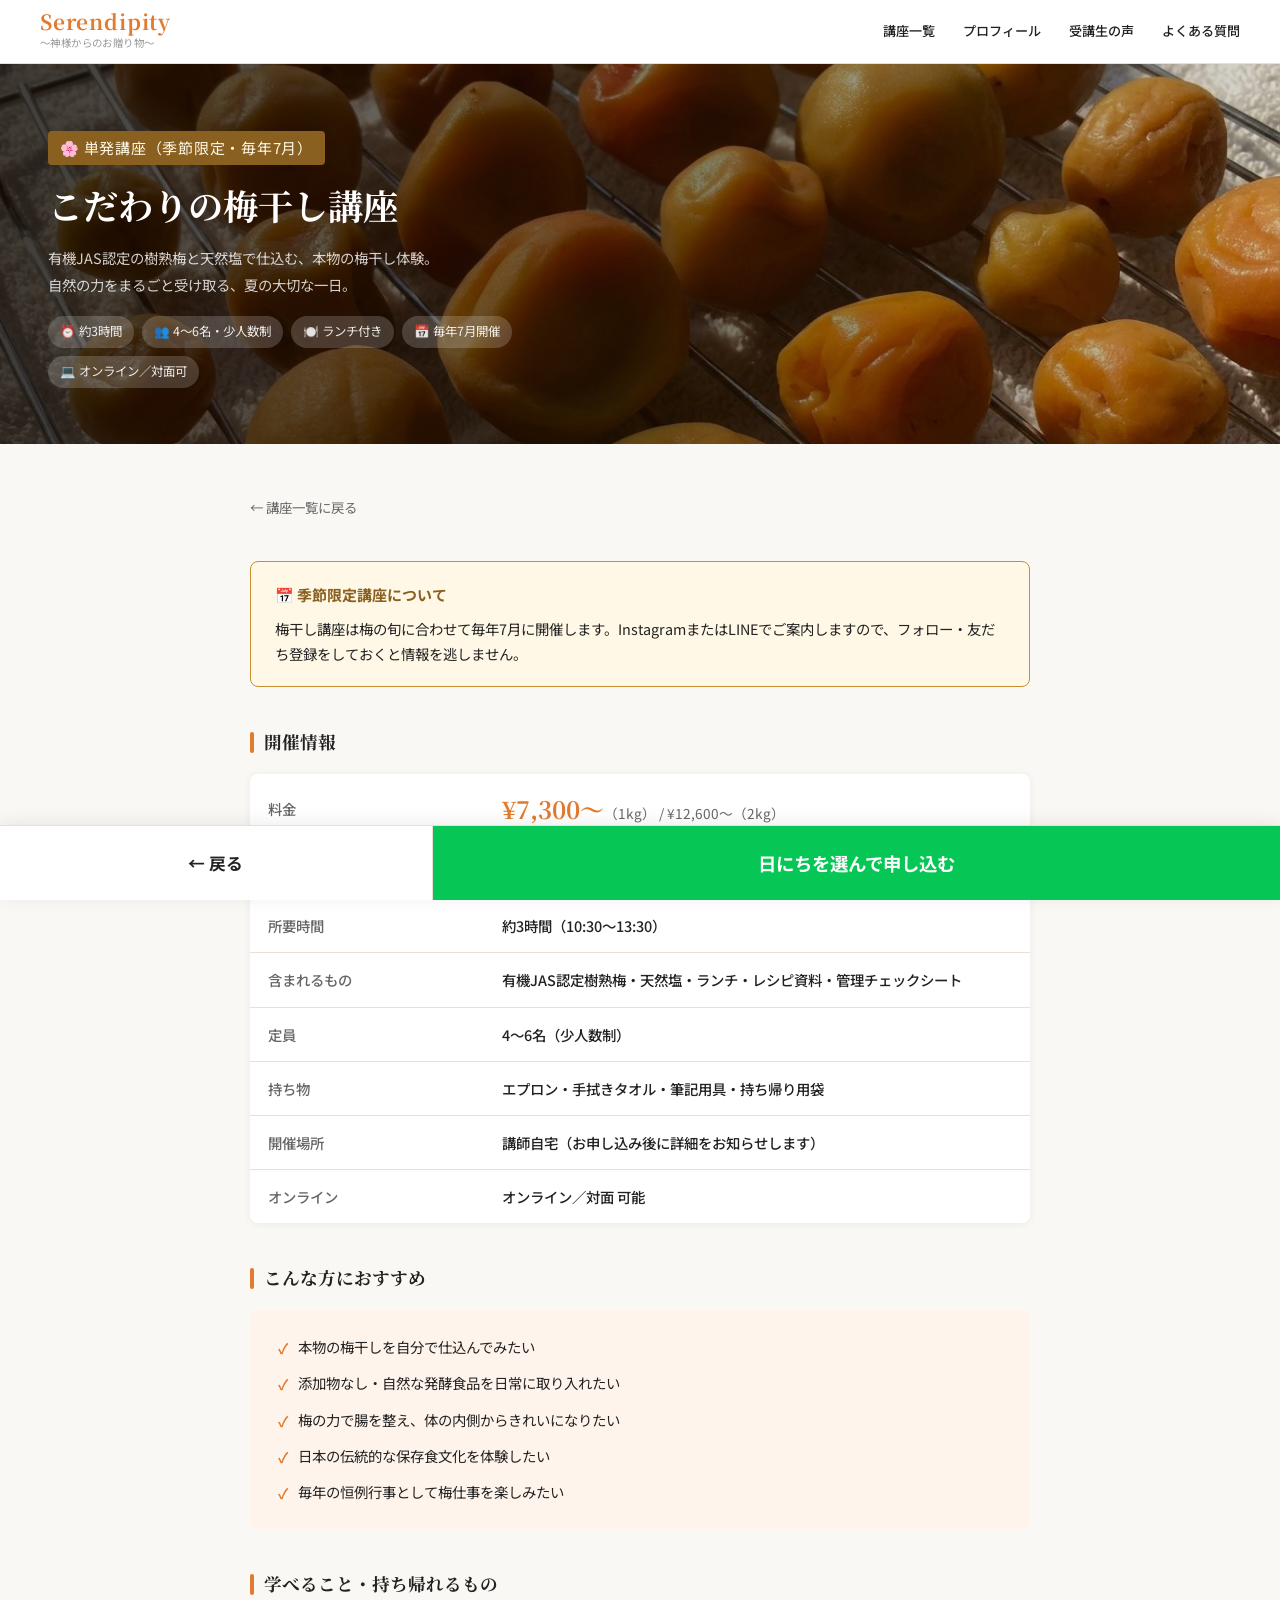
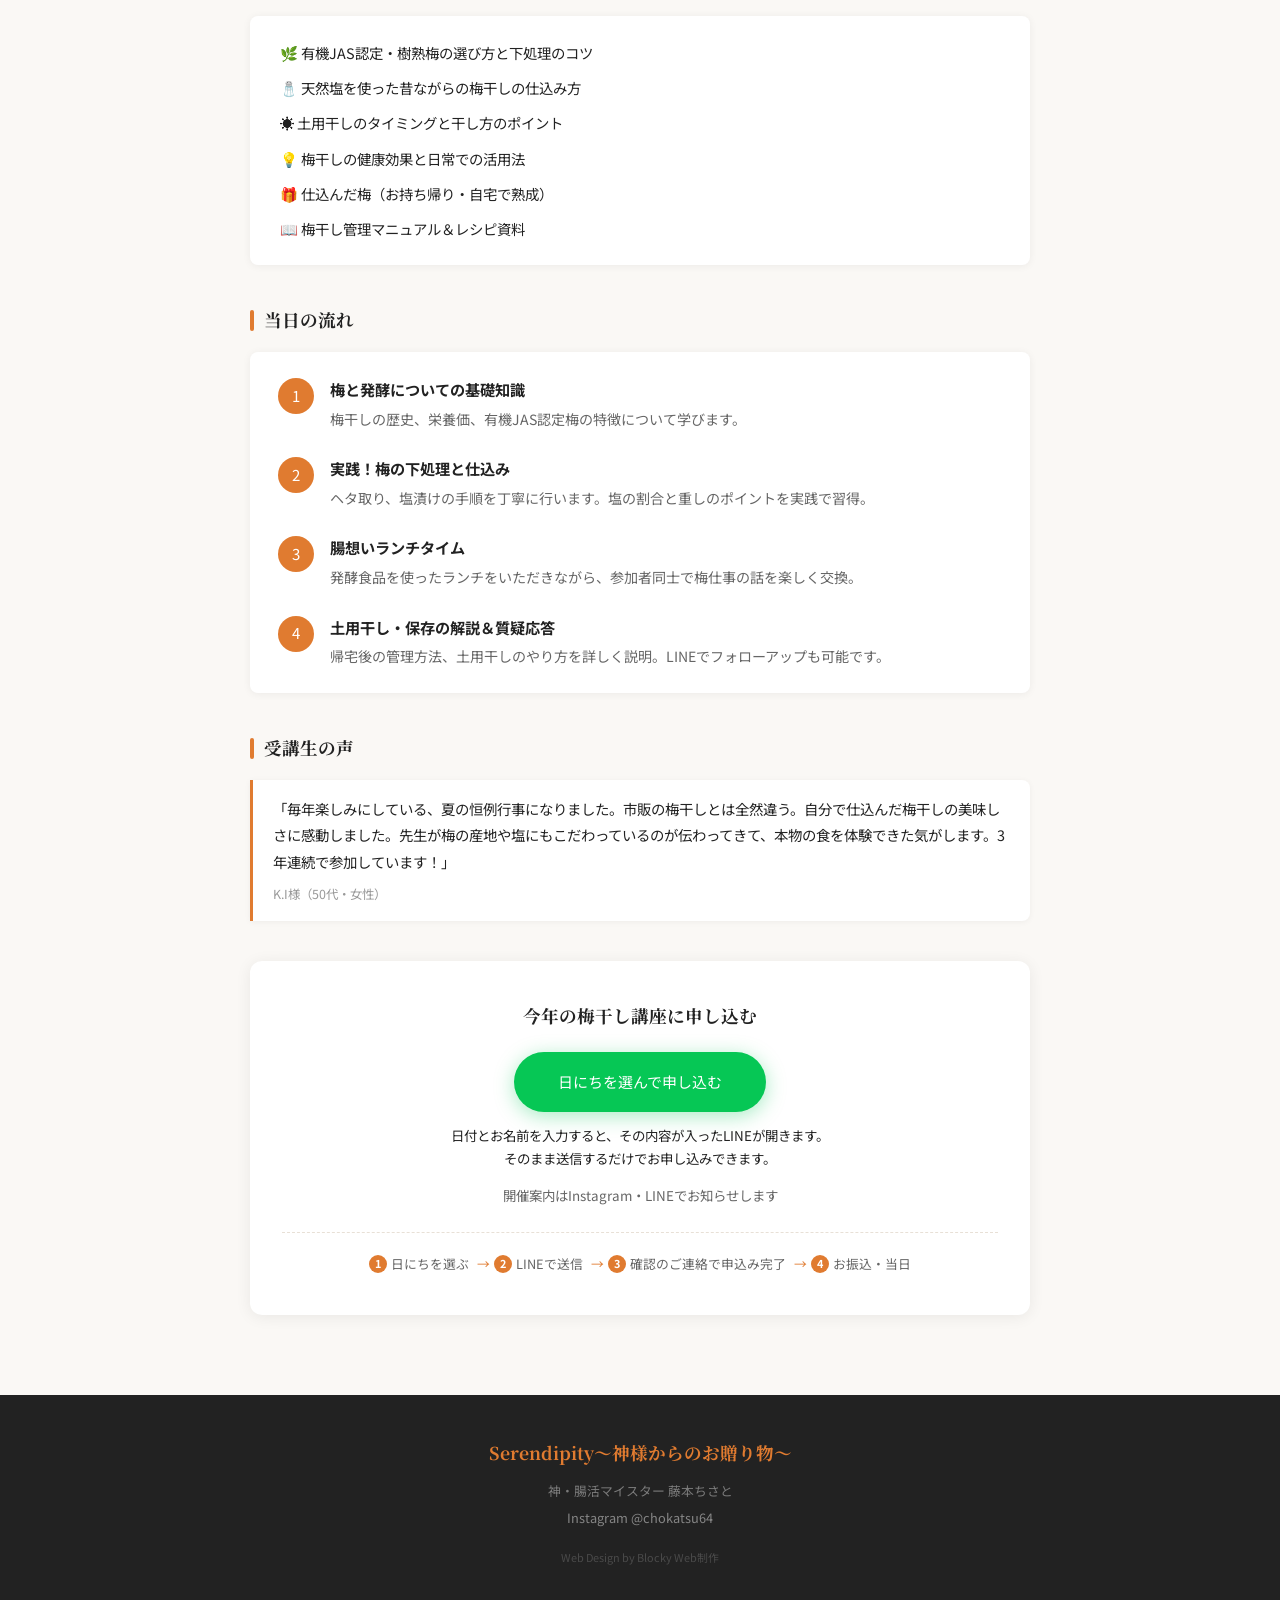
<file: lessons/umeboshi.html>
<!DOCTYPE html>
<html lang="ja">
<head>
  <meta charset="UTF-8">
  <meta name="viewport" content="width=device-width, initial-scale=1.0">
  <title>こだわりの梅干し講座 | Serendipity〜神様からのお贈り物〜</title>
  <meta name="description" content="有機JAS認定の樹熟梅と天然塩で仕込む、本物の梅干し体験。毎年7月開催の季節限定講座。1kg ¥7,300〜。">
  <link rel="icon" href="../favicon.svg" type="image/svg+xml">
  <meta property="og:type" content="website">
  <meta property="og:site_name" content="Serendipity〜神様からのお贈り物〜">
  <meta property="og:title" content="こだわりの梅干し講座 | Serendipity〜神様からのお贈り物〜">
  <meta property="og:description" content="有機JAS認定の樹熟梅と天然塩で仕込む、本物の梅干し体験。毎年7月開催の季節限定講座。1kg ¥7,300〜。">
  <meta property="og:url" content="https://serendipity-2ca.pages.dev/lessons/umeboshi.html">
  <meta property="og:image" content="https://serendipity-2ca.pages.dev/images/hero/umeboshi.jpg">
  <meta property="og:locale" content="ja_JP">
  <meta name="twitter:card" content="summary_large_image">
  <link rel="preconnect" href="https://fonts.googleapis.com">
  <link rel="preconnect" href="https://fonts.gstatic.com" crossorigin>
  <link href="https://fonts.googleapis.com/css2?family=Noto+Serif+JP:wght@400;700&family=Noto+Sans+JP:wght@400;500;700&display=swap" rel="stylesheet">
  <style>
    *, *::before, *::after { box-sizing: border-box; margin: 0; padding: 0; }
    :root { --orange: #e07b30; --orange2: #c45f18; --cream: #faf8f5; --white: #ffffff; --dark: #222222; --gray: #666666; --gray2: #999999; --border: #e8e0d6; }
    html { scroll-behavior: smooth; }
    body { font-family: 'Noto Sans JP', -apple-system, BlinkMacSystemFont, 'Hiragino Sans', sans-serif; background: var(--cream); color: var(--dark); font-size: 15px; line-height: 1.75; -webkit-font-smoothing: antialiased; padding-bottom: 92px; }
    .hdr { position: fixed; top: 0; left: 0; right: 0; z-index: 200; background: var(--white); border-bottom: 1px solid var(--border); height: 64px; display: flex; align-items: center; justify-content: space-between; padding: 0 40px; }
    .hdr-brand { text-decoration: none; display: flex; flex-direction: column; }
    .hdr-brand-main { font-family: 'Noto Serif JP', serif; font-size: 1.3rem; font-weight: 700; color: var(--orange); letter-spacing: .04em; line-height: 1; }
    .hdr-brand-sub { font-size: .65rem; color: var(--gray2); letter-spacing: .04em; margin-top: 2px; }
    .hdr-nav { display: flex; align-items: center; gap: 28px; }
    .hdr-nav a { font-size: .82rem; font-weight: 500; color: var(--dark); text-decoration: none; transition: color .15s; }
    .hdr-nav a:hover { color: var(--orange); }
    .hero { margin-top: 64px; position: relative; overflow: hidden; min-height: 380px; display: flex; align-items: flex-end; }
    .hero-bg { position: absolute; inset: 0; }
    .hero-bg img { width: 100%; height: 100%; object-fit: cover; object-position: center 30%; display: block; }
    .hero-ov { position: absolute; inset: 0; background: linear-gradient(90deg, rgba(10,5,0,.78) 0%, rgba(10,5,0,.5) 55%, rgba(10,5,0,.15) 100%); }
    .hero-body { position: relative; z-index: 2; padding: 44px 48px 56px; max-width: 640px; }
    .hero-badge { display: inline-block; background: #8a6020; color: #fff8e6; font: 700 .72rem/1 inherit; letter-spacing: .05em; padding: 4px 12px; border-radius: 4px; margin-bottom: 14px; }
    .hero h1 { font-family: 'Noto Serif JP', serif; font-size: clamp(1.5rem, 3.5vw, 2.2rem); font-weight: 700; color: #fff; line-height: 1.5; margin-bottom: 12px; }
    .hero-catch { font-size: .9rem; color: rgba(255,255,255,.8); line-height: 1.9; margin-bottom: 18px; }
    .hero-chips { display: flex; flex-wrap: wrap; gap: 8px; }
    .hero-chip { display: inline-flex; align-items: center; gap: 5px; background: rgba(255,255,255,.18); color: rgba(255,255,255,.9); font-size: .78rem; padding: 5px 12px; border-radius: 100px; }
    .ls { padding: 52px 48px 80px; }
    .ls-inner { max-width: 780px; margin: 0 auto; display: flex; flex-direction: column; gap: 40px; }
    .sec-ttl { font-family: 'Noto Serif JP', serif; font-size: 1.1rem; font-weight: 700; color: var(--dark); margin-bottom: 16px; display: flex; align-items: center; gap: 10px; }
    .sec-ttl::before { content: ''; display: block; width: 4px; height: 1.2em; background: var(--orange); border-radius: 2px; flex-shrink: 0; }
    .info-table { width: 100%; border-collapse: collapse; background: var(--white); border-radius: 8px; overflow: hidden; box-shadow: 0 1px 8px rgba(0,0,0,.06); }
    .info-table th, .info-table td { padding: 14px 18px; text-align: left; border-bottom: 1px solid var(--border); font-size: .9rem; }
    .info-table th { width: 30%; color: var(--gray); font-weight: 500; white-space: nowrap; }
    .info-table td { font-weight: 500; }
    .info-table tr:last-child th, .info-table tr:last-child td { border-bottom: none; }
    .price-val { font-family: 'Noto Serif JP', serif; font-size: 1.5rem; font-weight: 700; color: var(--orange); }
    .box-orange { background: #fff4ec; border-radius: 8px; padding: 24px 28px; }
    .box-white { background: var(--white); border-radius: 8px; padding: 24px 28px; box-shadow: 0 1px 8px rgba(0,0,0,.06); }
    .season-box { background: #fff8e6; border: 1.5px solid #c8902a; border-radius: 8px; padding: 20px 24px; }
    .check-list { list-style: none; display: flex; flex-direction: column; gap: 10px; }
    .check-list li { display: flex; align-items: flex-start; gap: 10px; font-size: .9rem; }
    .check-list li::before { content: '✓'; color: var(--orange); font-weight: 700; flex-shrink: 0; margin-top: 1px; }
    .feat-list { list-style: none; display: flex; flex-direction: column; gap: 10px; }
    .feat-list li { font-size: .9rem; padding-left: 2px; }
    .timeline { display: flex; flex-direction: column; gap: 24px; }
    .tl-item { display: flex; gap: 16px; align-items: flex-start; }
    .tl-num { width: 36px; height: 36px; border-radius: 50%; background: var(--orange); color: #fff; display: flex; align-items: center; justify-content: center; font: 700 .88rem/1 inherit; flex-shrink: 0; margin-top: 2px; }
    .tl-title { font-weight: 700; font-size: .95rem; margin-bottom: 4px; }
    .tl-desc { font-size: .88rem; color: var(--gray); line-height: 1.75; }
    .voice-block { border-left: 3px solid var(--orange); padding: 16px 20px; background: var(--white); border-radius: 0 8px 8px 0; box-shadow: 0 1px 6px rgba(0,0,0,.05); margin-bottom: 16px; }
    .voice-block:last-child { margin-bottom: 0; }
    .voice-text { font-size: .9rem; color: var(--dark); line-height: 1.85; margin-bottom: 8px; }
    .voice-who { font-size: .78rem; color: var(--gray2); }
    .apply-wrap { text-align: center; background: var(--white); border-radius: 12px; padding: 40px 32px; box-shadow: 0 2px 16px rgba(0,0,0,.07); }
    .apply-ttl { font-family: 'Noto Serif JP', serif; font-size: 1.1rem; font-weight: 700; margin-bottom: 20px; }
    .apply-btn { display: inline-flex; align-items: center; gap: 8px; background: var(--orange); color: #fff; padding: 17px 44px; border-radius: 980px; font: 700 1.05rem/1 inherit; text-decoration: none; box-shadow: 0 4px 20px rgba(224,123,48,.4); transition: transform .2s, box-shadow .2s; }
    .apply-btn:hover { transform: translateY(-2px); box-shadow: 0 8px 28px rgba(224,123,48,.45); }
    .apply-line { display: inline-flex; align-items: center; justify-content: center; gap: 8px; margin-top: 14px; background: #fff; color: #06c755; border: 2px solid #06c755; padding: 12px 28px; border-radius: 980px; font: 700 .9rem/1 inherit; text-decoration: none; transition: background .15s, color .15s; }
    .apply-line:hover { background: #06c755; color: #fff; }
    .apply-flow { list-style: none; display: flex; justify-content: center; flex-wrap: wrap; gap: 6px 4px; margin-top: 24px; padding-top: 20px; border-top: 1px dashed var(--border, #e8e0d6); font-size: .8rem; color: var(--gray); }
    .apply-flow li { display: flex; align-items: center; gap: 4px; }
    .apply-flow li:not(:last-child)::after { content: '→'; color: var(--orange); margin-left: 4px; }
    .apply-flow b { display: inline-flex; align-items: center; justify-content: center; width: 18px; height: 18px; border-radius: 50%; background: var(--orange); color: #fff; font-size: .68rem; }
    .apply-btn.line { background: #06c755; box-shadow: 0 4px 20px rgba(6,199,85,.35); }
    .apply-btn.line:hover { box-shadow: 0 8px 28px rgba(6,199,85,.4); }
    .apply-howto { margin-top: 12px; font-size: .84rem; color: var(--dark); line-height: 1.7; }
    .lesson-bar-apply.line { background: #06c755; }
    .lesson-bar-apply.line:hover { background: #05a948; }
    .apply-note { margin-top: 14px; font-size: .84rem; color: var(--gray); }
    .back-link { display: inline-flex; align-items: center; gap: 6px; color: var(--gray); font-size: .84rem; text-decoration: none; border-bottom: 1px solid transparent; transition: color .15s, border-color .15s; }
    .back-link:hover { color: var(--orange); border-color: var(--orange); }
    footer { background: var(--dark); color: rgba(255,255,255,.4); text-align: center; padding: 40px 28px; font-size: .8rem; line-height: 2.1; }
    footer .f-brand { font-family: 'Noto Serif JP', serif; color: var(--orange); font-size: 1.1rem; font-weight: 700; display: block; margin-bottom: 6px; }
    footer a { color: rgba(255,255,255,.45); text-decoration: none; }
    .powered { margin-top: 14px; font-size: .68rem; color: rgba(255,255,255,.18); }
    @media (max-width: 900px) { .hdr { padding: 0 20px; } .hdr-nav { gap: 16px; } .hdr-nav a { font-size: .76rem; } .hero-body { padding: 36px 24px 48px; } .ls { padding: 40px 20px 60px; } }
    @media (max-width: 560px) { .hdr-nav { display: none; } .hero h1 { font-size: 1.5rem; } }

    /* ── LESSON FIXED BAR ── */
    .lesson-bar { position: fixed; bottom: 0; left: 0; right: 0; z-index: 300; display: flex; background: #fff; border-top: 1px solid var(--border); box-shadow: 0 -2px 16px rgba(0,0,0,.08); padding-bottom: env(safe-area-inset-bottom); }
    .lesson-bar-back { flex: 1; display: flex; align-items: center; justify-content: center; gap: 6px; background: #fff; color: var(--dark); padding: 26px 12px; font: 700 1.05rem/1.2 'Noto Sans JP',sans-serif; text-decoration: none; border-right: 1px solid var(--border); transition: background .15s; }
    .lesson-bar-back:hover { background: var(--cream); }
    .lesson-bar-apply { flex: 2; display: flex; align-items: center; justify-content: center; gap: 8px; background: var(--orange); color: #fff; padding: 26px 16px; font: 700 1.15rem/1.2 'Noto Sans JP',sans-serif; text-align: center; text-decoration: none; transition: background .15s; }
    .lesson-bar-apply:hover { background: var(--orange2); }
    @media (max-width: 360px) { .lesson-bar-back { font-size: .95rem; } .lesson-bar-apply { font-size: 1rem; padding: 24px 10px; } }
  </style>
</head>
<body>

<header class="hdr">
  <a href="../index.html" class="hdr-brand">
    <span class="hdr-brand-main">Serendipity</span>
    <span class="hdr-brand-sub">〜神様からのお贈り物〜</span>
  </a>
  <nav class="hdr-nav">
    <a href="../courses.html">講座一覧</a>
    <a href="../index.html#profile">プロフィール</a>
    <a href="../index.html#voice">受講生の声</a>
    
    <a href="../index.html#faq">よくある質問</a>
  </nav>
</header>

<section class="hero">
  <div class="hero-bg"><img src="../images/hero/umeboshi.jpg" alt="梅干し講座"></div>
  <div class="hero-ov"></div>
  <div class="hero-body">
    <span class="hero-badge">🌸 単発講座（季節限定・毎年7月）</span>
    <h1>こだわりの梅干し講座</h1>
    <p class="hero-catch">有機JAS認定の樹熟梅と天然塩で仕込む、本物の梅干し体験。<br>自然の力をまるごと受け取る、夏の大切な一日。</p>
    <div class="hero-chips">
      <span class="hero-chip">⏰ 約3時間</span>
      <span class="hero-chip">👥 4〜6名・少人数制</span>
      <span class="hero-chip">🍽️ ランチ付き</span>
      <span class="hero-chip">📅 毎年7月開催</span>
      <span class="hero-chip">💻 オンライン／対面可</span>
    </div>
  </div>
</section>

<div class="ls">
  <div class="ls-inner">

    <a href="../courses.html" class="back-link">← 講座一覧に戻る</a>

    <div class="season-box">
      <p style="font-weight:700; color:#8a6020; margin-bottom:8px;">📅 季節限定講座について</p>
      <p style="font-size:.9rem; color:var(--dark);">梅干し講座は梅の旬に合わせて毎年7月に開催します。InstagramまたはLINEでご案内しますので、フォロー・友だち登録をしておくと情報を逃しません。</p>
    </div>

    <div>
      <h2 class="sec-ttl">開催情報</h2>
      <table class="info-table">
        <tr><th>料金</th><td><span class="price-val">¥7,300〜</span><span style="font-size:.85rem; color:var(--gray); font-weight:400;">（1kg） / ¥12,600〜（2kg）</span></td></tr>
        <tr><th>開催時期</th><td>毎年7月（季節限定）</td></tr>
        <tr><th>所要時間</th><td>約3時間（10:30〜13:30）</td></tr>
        <tr><th>含まれるもの</th><td>有機JAS認定樹熟梅・天然塩・ランチ・レシピ資料・管理チェックシート</td></tr>
        <tr><th>定員</th><td>4〜6名（少人数制）</td></tr>
        <tr><th>持ち物</th><td>エプロン・手拭きタオル・筆記用具・持ち帰り用袋</td></tr>
        <tr><th>開催場所</th><td>講師自宅（お申し込み後に詳細をお知らせします）</td></tr>
        <tr><th>オンライン</th><td>オンライン／対面 可能</td></tr>
      </table>
    </div>

    <div>
      <h2 class="sec-ttl">こんな方におすすめ</h2>
      <div class="box-orange">
        <ul class="check-list">
          <li>本物の梅干しを自分で仕込んでみたい</li>
          <li>添加物なし・自然な発酵食品を日常に取り入れたい</li>
          <li>梅の力で腸を整え、体の内側からきれいになりたい</li>
          <li>日本の伝統的な保存食文化を体験したい</li>
          <li>毎年の恒例行事として梅仕事を楽しみたい</li>
        </ul>
      </div>
    </div>

    <div>
      <h2 class="sec-ttl">学べること・持ち帰れるもの</h2>
      <div class="box-white">
        <ul class="feat-list">
          <li>🌿 有機JAS認定・樹熟梅の選び方と下処理のコツ</li>
          <li>🧂 天然塩を使った昔ながらの梅干しの仕込み方</li>
          <li>☀️ 土用干しのタイミングと干し方のポイント</li>
          <li>💡 梅干しの健康効果と日常での活用法</li>
          <li>🎁 仕込んだ梅（お持ち帰り・自宅で熟成）</li>
          <li>📖 梅干し管理マニュアル＆レシピ資料</li>
        </ul>
      </div>
    </div>

    <div>
      <h2 class="sec-ttl">当日の流れ</h2>
      <div class="box-white">
        <div class="timeline">
          <div class="tl-item">
            <div class="tl-num">1</div>
            <div>
              <div class="tl-title">梅と発酵についての基礎知識</div>
              <div class="tl-desc">梅干しの歴史、栄養価、有機JAS認定梅の特徴について学びます。</div>
            </div>
          </div>
          <div class="tl-item">
            <div class="tl-num">2</div>
            <div>
              <div class="tl-title">実践！梅の下処理と仕込み</div>
              <div class="tl-desc">ヘタ取り、塩漬けの手順を丁寧に行います。塩の割合と重しのポイントを実践で習得。</div>
            </div>
          </div>
          <div class="tl-item">
            <div class="tl-num">3</div>
            <div>
              <div class="tl-title">腸想いランチタイム</div>
              <div class="tl-desc">発酵食品を使ったランチをいただきながら、参加者同士で梅仕事の話を楽しく交換。</div>
            </div>
          </div>
          <div class="tl-item">
            <div class="tl-num">4</div>
            <div>
              <div class="tl-title">土用干し・保存の解説＆質疑応答</div>
              <div class="tl-desc">帰宅後の管理方法、土用干しのやり方を詳しく説明。LINEでフォローアップも可能です。</div>
            </div>
          </div>
        </div>
      </div>
    </div>

    <div>
      <h2 class="sec-ttl">受講生の声</h2>
      <div class="voice-block">
        <p class="voice-text">「毎年楽しみにしている、夏の恒例行事になりました。市販の梅干しとは全然違う。自分で仕込んだ梅干しの美味しさに感動しました。先生が梅の産地や塩にもこだわっているのが伝わってきて、本物の食を体験できた気がします。3年連続で参加しています！」</p>
        <div class="voice-who">K.I様（50代・女性）</div>
      </div>
    </div>

    <div class="apply-wrap">
      <p class="apply-ttl">今年の梅干し講座に申し込む</p>
      <a href="../apply.html?c=umeboshi" class="apply-btn line">日にちを選んで申し込む</a>
      <p class="apply-howto">日付とお名前を入力すると、その内容が入ったLINEが開きます。<br>そのまま送信するだけでお申し込みできます。</p>
      <p class="apply-note">開催案内はInstagram・LINEでお知らせします</p>
      <ol class="apply-flow">
        <li><b>1</b>日にちを選ぶ</li>
        <li><b>2</b>LINEで送信</li>
        <li><b>3</b>確認のご連絡で申込み完了</li>
        <li><b>4</b>お振込・当日</li>
      </ol>
    </div>

  </div>
</div>

<footer>
  <span class="f-brand">Serendipity〜神様からのお贈り物〜</span>
  神・腸活マイスター 藤本ちさと<br>
  <a href="https://www.instagram.com/chokatsu64/" target="_blank">Instagram @chokatsu64</a>
  <div class="powered">Web Design by Blocky Web制作</div>
</footer>


<!-- LESSON FIXED BAR -->
<div class="lesson-bar">
  <a href="../courses.html" class="lesson-bar-back">← 戻る</a>
  <a href="../apply.html?c=umeboshi" class="lesson-bar-apply line">日にちを選んで申し込む</a>
</div>
</body>
</html>
</file>
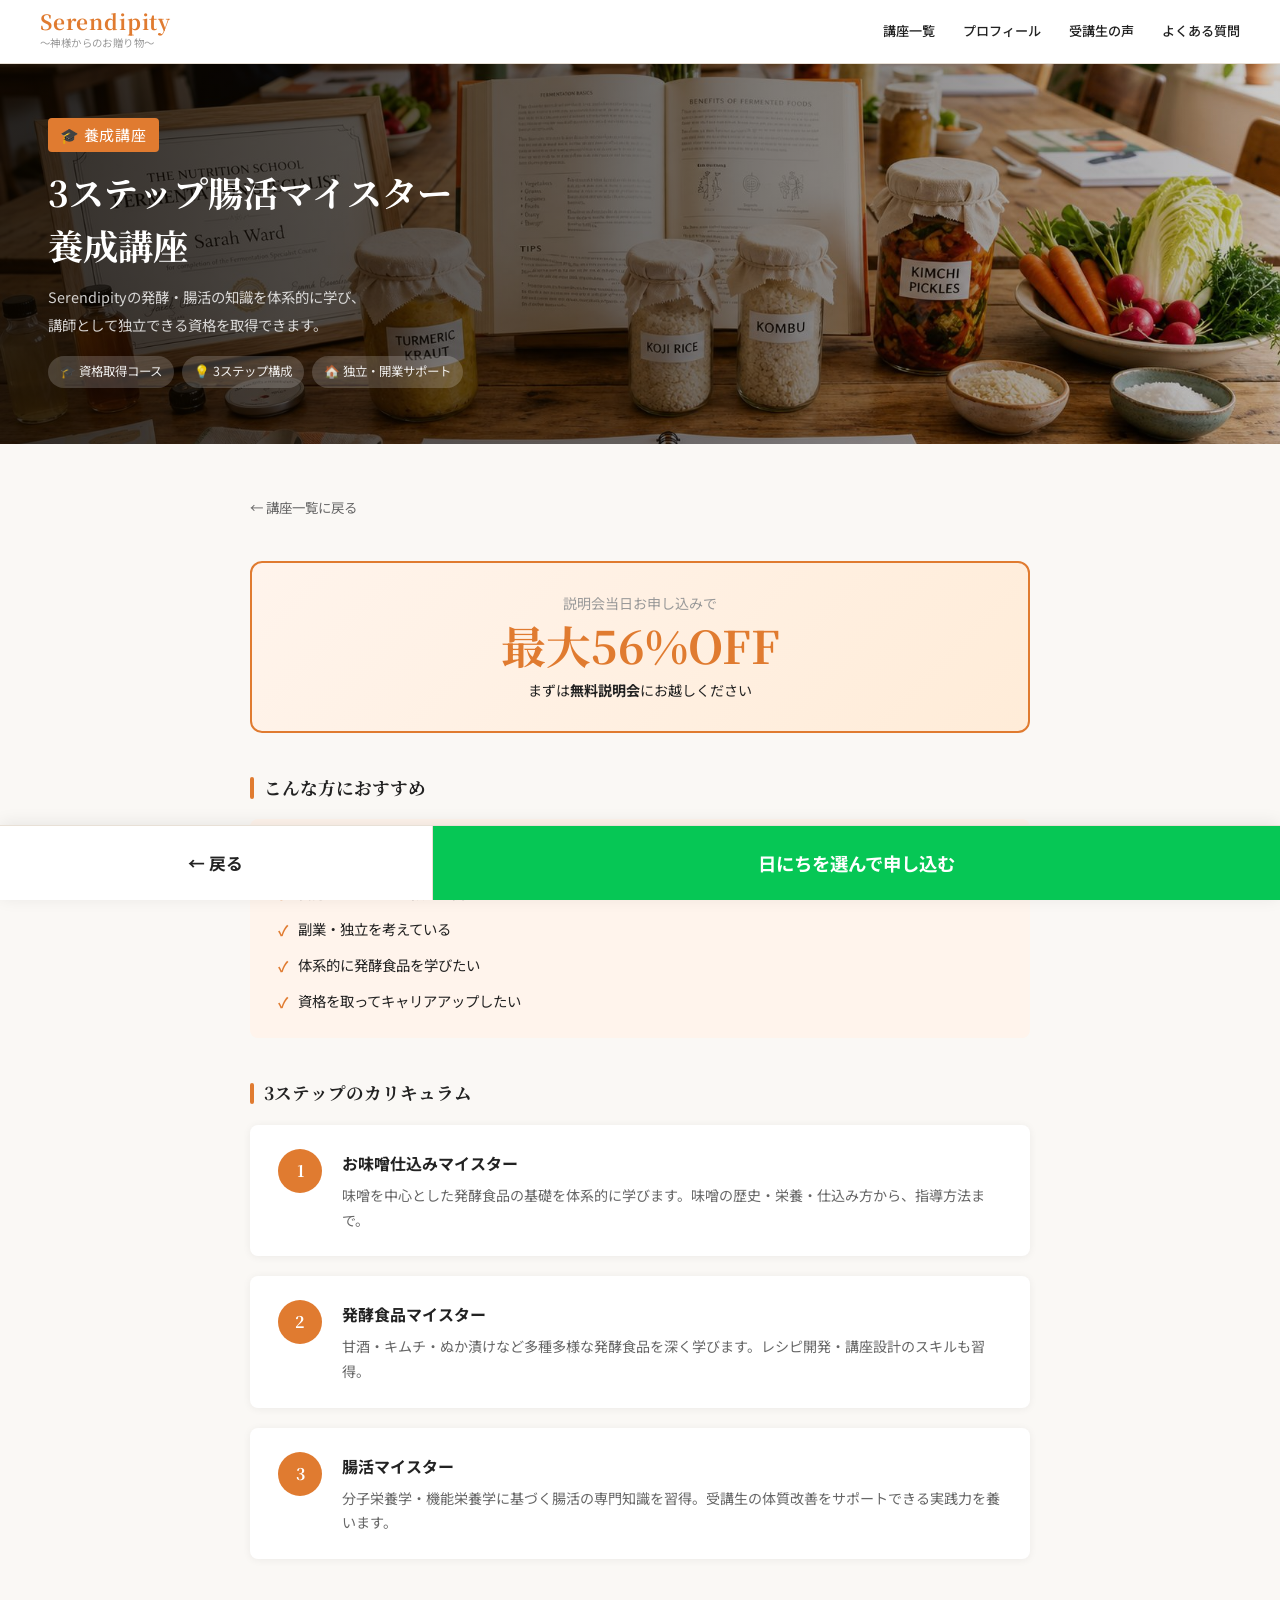
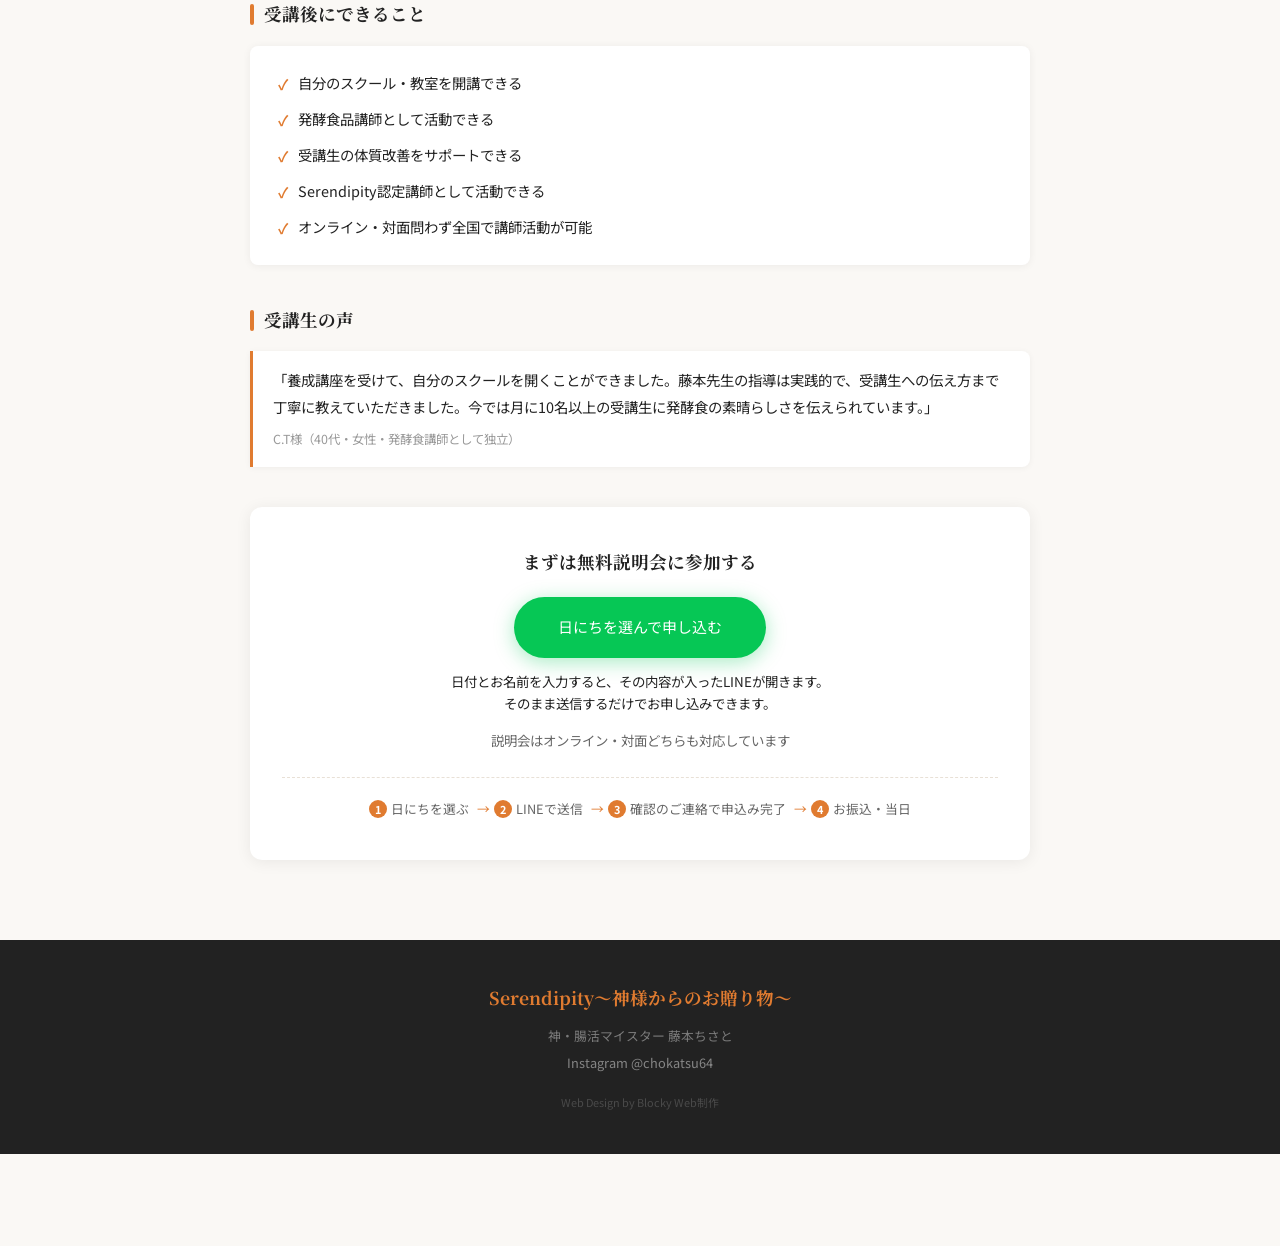
<file: lessons/yousei.html>
<!DOCTYPE html>
<html lang="ja">
<head>
  <meta charset="UTF-8">
  <meta name="viewport" content="width=device-width, initial-scale=1.0">
  <title>3ステップ腸活マイスター養成講座 | Serendipity〜神様からのお贈り物〜</title>
  <meta name="description" content="発酵・腸活の知識を体系的に学び、講師として独立できる資格を取得。説明会当日申込で最大56%OFF。">
  <link rel="icon" href="../favicon.svg" type="image/svg+xml">
  <meta property="og:type" content="website">
  <meta property="og:site_name" content="Serendipity〜神様からのお贈り物〜">
  <meta property="og:title" content="3ステップ腸活マイスター養成講座 | Serendipity〜神様からのお贈り物〜">
  <meta property="og:description" content="発酵・腸活の知識を体系的に学び、講師として独立できる資格を取得。説明会当日申込で最大56%OFF。">
  <meta property="og:url" content="https://serendipity-2ca.pages.dev/lessons/yousei.html">
  <meta property="og:image" content="https://serendipity-2ca.pages.dev/images/hero/meister.jpg">
  <meta property="og:locale" content="ja_JP">
  <meta name="twitter:card" content="summary_large_image">
  <link rel="preconnect" href="https://fonts.googleapis.com">
  <link rel="preconnect" href="https://fonts.gstatic.com" crossorigin>
  <link href="https://fonts.googleapis.com/css2?family=Noto+Serif+JP:wght@400;700&family=Noto+Sans+JP:wght@400;500;700&display=swap" rel="stylesheet">
  <style>
    *, *::before, *::after { box-sizing: border-box; margin: 0; padding: 0; }
    :root { --orange: #e07b30; --orange2: #c45f18; --cream: #faf8f5; --white: #ffffff; --dark: #222222; --gray: #666666; --gray2: #999999; --border: #e8e0d6; }
    html { scroll-behavior: smooth; }
    body { font-family: 'Noto Sans JP', -apple-system, BlinkMacSystemFont, 'Hiragino Sans', sans-serif; background: var(--cream); color: var(--dark); font-size: 15px; line-height: 1.75; -webkit-font-smoothing: antialiased; padding-bottom: 92px; }
    .hdr { position: fixed; top: 0; left: 0; right: 0; z-index: 200; background: var(--white); border-bottom: 1px solid var(--border); height: 64px; display: flex; align-items: center; justify-content: space-between; padding: 0 40px; }
    .hdr-brand { text-decoration: none; display: flex; flex-direction: column; }
    .hdr-brand-main { font-family: 'Noto Serif JP', serif; font-size: 1.3rem; font-weight: 700; color: var(--orange); letter-spacing: .04em; line-height: 1; }
    .hdr-brand-sub { font-size: .65rem; color: var(--gray2); letter-spacing: .04em; margin-top: 2px; }
    .hdr-nav { display: flex; align-items: center; gap: 28px; }
    .hdr-nav a { font-size: .82rem; font-weight: 500; color: var(--dark); text-decoration: none; transition: color .15s; }
    .hdr-nav a:hover { color: var(--orange); }
    .hero { margin-top: 64px; position: relative; overflow: hidden; min-height: 380px; display: flex; align-items: flex-end; }
    .hero-bg { position: absolute; inset: 0; }
    .hero-bg img { width: 100%; height: 100%; object-fit: cover; object-position: center 30%; display: block; }
    .hero-ov { position: absolute; inset: 0; background: linear-gradient(90deg, rgba(10,5,0,.82) 0%, rgba(10,5,0,.55) 55%, rgba(10,5,0,.2) 100%); }
    .hero-body { position: relative; z-index: 2; padding: 44px 48px 56px; max-width: 640px; }
    .hero-badge { display: inline-block; background: var(--orange); color: #fff; font: 700 .72rem/1 inherit; letter-spacing: .05em; padding: 4px 12px; border-radius: 4px; margin-bottom: 14px; }
    .hero h1 { font-family: 'Noto Serif JP', serif; font-size: clamp(1.5rem, 3.5vw, 2.2rem); font-weight: 700; color: #fff; line-height: 1.5; margin-bottom: 12px; }
    .hero-catch { font-size: .9rem; color: rgba(255,255,255,.8); line-height: 1.9; margin-bottom: 18px; }
    .hero-chips { display: flex; flex-wrap: wrap; gap: 8px; }
    .hero-chip { display: inline-flex; align-items: center; gap: 5px; background: rgba(255,255,255,.18); color: rgba(255,255,255,.9); font-size: .78rem; padding: 5px 12px; border-radius: 100px; }
    .ls { padding: 52px 48px 80px; }
    .ls-inner { max-width: 780px; margin: 0 auto; display: flex; flex-direction: column; gap: 40px; }
    .sec-ttl { font-family: 'Noto Serif JP', serif; font-size: 1.1rem; font-weight: 700; color: var(--dark); margin-bottom: 16px; display: flex; align-items: center; gap: 10px; }
    .sec-ttl::before { content: ''; display: block; width: 4px; height: 1.2em; background: var(--orange); border-radius: 2px; flex-shrink: 0; }
    .box-orange { background: #fff4ec; border-radius: 8px; padding: 24px 28px; }
    .box-white { background: var(--white); border-radius: 8px; padding: 24px 28px; box-shadow: 0 1px 8px rgba(0,0,0,.06); }
    .off-box { background: linear-gradient(135deg, #fff4ec, #ffecd8); border: 2px solid var(--orange); border-radius: 12px; padding: 28px 32px; text-align: center; }
    .off-num { font-family: 'Noto Serif JP', serif; font-size: 2.8rem; font-weight: 700; color: var(--orange); line-height: 1; }
    .step-grid { display: flex; flex-direction: column; gap: 20px; }
    .step-card { background: var(--white); border-radius: 8px; padding: 24px 28px; box-shadow: 0 1px 8px rgba(0,0,0,.06); display: flex; gap: 20px; align-items: flex-start; }
    .step-num { font-family: 'Noto Serif JP', serif; font-size: 1rem; font-weight: 700; color: var(--white); background: var(--orange); border-radius: 50%; width: 44px; height: 44px; display: flex; align-items: center; justify-content: center; flex-shrink: 0; }
    .step-body { flex: 1; }
    .step-ttl { font-weight: 700; font-size: 1rem; color: var(--dark); margin-bottom: 6px; }
    .step-price { color: var(--orange); font-weight: 700; font-size: .95rem; margin-bottom: 6px; }
    .step-desc { font-size: .88rem; color: var(--gray); line-height: 1.75; }
    .check-list { list-style: none; display: flex; flex-direction: column; gap: 10px; }
    .check-list li { display: flex; align-items: flex-start; gap: 10px; font-size: .9rem; }
    .check-list li::before { content: '✓'; color: var(--orange); font-weight: 700; flex-shrink: 0; margin-top: 1px; }
    .voice-block { border-left: 3px solid var(--orange); padding: 16px 20px; background: var(--white); border-radius: 0 8px 8px 0; box-shadow: 0 1px 6px rgba(0,0,0,.05); margin-bottom: 16px; }
    .voice-block:last-child { margin-bottom: 0; }
    .voice-text { font-size: .9rem; color: var(--dark); line-height: 1.85; margin-bottom: 8px; }
    .voice-who { font-size: .78rem; color: var(--gray2); }
    .apply-wrap { text-align: center; background: var(--white); border-radius: 12px; padding: 40px 32px; box-shadow: 0 2px 16px rgba(0,0,0,.07); }
    .apply-ttl { font-family: 'Noto Serif JP', serif; font-size: 1.1rem; font-weight: 700; margin-bottom: 20px; }
    .apply-btn { display: inline-flex; align-items: center; gap: 8px; background: var(--orange); color: #fff; padding: 17px 44px; border-radius: 980px; font: 700 1.05rem/1 inherit; text-decoration: none; box-shadow: 0 4px 20px rgba(224,123,48,.4); transition: transform .2s, box-shadow .2s; }
    .apply-btn:hover { transform: translateY(-2px); box-shadow: 0 8px 28px rgba(224,123,48,.45); }
    .apply-line { display: inline-flex; align-items: center; justify-content: center; gap: 8px; margin-top: 14px; background: #fff; color: #06c755; border: 2px solid #06c755; padding: 12px 28px; border-radius: 980px; font: 700 .9rem/1 inherit; text-decoration: none; transition: background .15s, color .15s; }
    .apply-line:hover { background: #06c755; color: #fff; }
    .apply-flow { list-style: none; display: flex; justify-content: center; flex-wrap: wrap; gap: 6px 4px; margin-top: 24px; padding-top: 20px; border-top: 1px dashed var(--border, #e8e0d6); font-size: .8rem; color: var(--gray); }
    .apply-flow li { display: flex; align-items: center; gap: 4px; }
    .apply-flow li:not(:last-child)::after { content: '→'; color: var(--orange); margin-left: 4px; }
    .apply-flow b { display: inline-flex; align-items: center; justify-content: center; width: 18px; height: 18px; border-radius: 50%; background: var(--orange); color: #fff; font-size: .68rem; }
    .apply-btn.line { background: #06c755; box-shadow: 0 4px 20px rgba(6,199,85,.35); }
    .apply-btn.line:hover { box-shadow: 0 8px 28px rgba(6,199,85,.4); }
    .apply-howto { margin-top: 12px; font-size: .84rem; color: var(--dark); line-height: 1.7; }
    .lesson-bar-apply.line { background: #06c755; }
    .lesson-bar-apply.line:hover { background: #05a948; }
    .apply-note { margin-top: 14px; font-size: .84rem; color: var(--gray); }
    .back-link { display: inline-flex; align-items: center; gap: 6px; color: var(--gray); font-size: .84rem; text-decoration: none; border-bottom: 1px solid transparent; transition: color .15s, border-color .15s; }
    .back-link:hover { color: var(--orange); border-color: var(--orange); }
    footer { background: var(--dark); color: rgba(255,255,255,.4); text-align: center; padding: 40px 28px; font-size: .8rem; line-height: 2.1; }
    footer .f-brand { font-family: 'Noto Serif JP', serif; color: var(--orange); font-size: 1.1rem; font-weight: 700; display: block; margin-bottom: 6px; }
    footer a { color: rgba(255,255,255,.45); text-decoration: none; }
    .powered { margin-top: 14px; font-size: .68rem; color: rgba(255,255,255,.18); }
    @media (max-width: 900px) { .hdr { padding: 0 20px; } .hdr-nav { gap: 16px; } .hdr-nav a { font-size: .76rem; } .hero-body { padding: 36px 24px 48px; } .ls { padding: 40px 20px 60px; } .step-card { flex-direction: column; gap: 12px; } }
    @media (max-width: 560px) { .hdr-nav { display: none; } .hero h1 { font-size: 1.5rem; } }

    /* ── LESSON FIXED BAR ── */
    .lesson-bar { position: fixed; bottom: 0; left: 0; right: 0; z-index: 300; display: flex; background: #fff; border-top: 1px solid var(--border); box-shadow: 0 -2px 16px rgba(0,0,0,.08); padding-bottom: env(safe-area-inset-bottom); }
    .lesson-bar-back { flex: 1; display: flex; align-items: center; justify-content: center; gap: 6px; background: #fff; color: var(--dark); padding: 26px 12px; font: 700 1.05rem/1.2 'Noto Sans JP',sans-serif; text-decoration: none; border-right: 1px solid var(--border); transition: background .15s; }
    .lesson-bar-back:hover { background: var(--cream); }
    .lesson-bar-apply { flex: 2; display: flex; align-items: center; justify-content: center; gap: 8px; background: var(--orange); color: #fff; padding: 26px 16px; font: 700 1.15rem/1.2 'Noto Sans JP',sans-serif; text-align: center; text-decoration: none; transition: background .15s; }
    .lesson-bar-apply:hover { background: var(--orange2); }
    @media (max-width: 360px) { .lesson-bar-back { font-size: .95rem; } .lesson-bar-apply { font-size: 1rem; padding: 24px 10px; } }
  </style>
</head>
<body>

<header class="hdr">
  <a href="../index.html" class="hdr-brand">
    <span class="hdr-brand-main">Serendipity</span>
    <span class="hdr-brand-sub">〜神様からのお贈り物〜</span>
  </a>
  <nav class="hdr-nav">
    <a href="../courses.html">講座一覧</a>
    <a href="../index.html#profile">プロフィール</a>
    <a href="../index.html#voice">受講生の声</a>
    
    <a href="../index.html#faq">よくある質問</a>
  </nav>
</header>

<section class="hero">
  <div class="hero-bg"><img src="../images/hero/meister.jpg" alt="養成講座"></div>
  <div class="hero-ov"></div>
  <div class="hero-body">
    <span class="hero-badge">🎓 養成講座</span>
    <h1>3ステップ腸活マイスター<br>養成講座</h1>
    <p class="hero-catch">Serendipityの発酵・腸活の知識を体系的に学び、<br>講師として独立できる資格を取得できます。</p>
    <div class="hero-chips">
      <span class="hero-chip">🎓 資格取得コース</span>
      <span class="hero-chip">💡 3ステップ構成</span>
      <span class="hero-chip">🏠 独立・開業サポート</span>
    </div>
  </div>
</section>

<div class="ls">
  <div class="ls-inner">

    <a href="../courses.html" class="back-link">← 講座一覧に戻る</a>

    <div class="off-box">
      <p style="font-size:.88rem; color:var(--gray2); margin-bottom:8px;">説明会当日お申し込みで</p>
      <div class="off-num">最大56%OFF</div>
      <p style="font-size:.88rem; color:var(--dark); margin-top:10px;">まずは<strong>無料説明会</strong>にお越しください</p>
    </div>

    <div>
      <h2 class="sec-ttl">こんな方におすすめ</h2>
      <div class="box-orange">
        <ul class="check-list">
          <li>発酵・腸活の知識を「伝える側」になりたい</li>
          <li>自分のスクールや教室を開きたい</li>
          <li>副業・独立を考えている</li>
          <li>体系的に発酵食品を学びたい</li>
          <li>資格を取ってキャリアアップしたい</li>
        </ul>
      </div>
    </div>

    <div>
      <h2 class="sec-ttl">3ステップのカリキュラム</h2>
      <div class="step-grid">
        <div class="step-card">
          <div class="step-num">1</div>
          <div class="step-body">
            <div class="step-ttl">お味噌仕込みマイスター</div>
            <div class="step-desc">味噌を中心とした発酵食品の基礎を体系的に学びます。味噌の歴史・栄養・仕込み方から、指導方法まで。</div>
          </div>
        </div>
        <div class="step-card">
          <div class="step-num">2</div>
          <div class="step-body">
            <div class="step-ttl">発酵食品マイスター</div>
            <div class="step-desc">甘酒・キムチ・ぬか漬けなど多種多様な発酵食品を深く学びます。レシピ開発・講座設計のスキルも習得。</div>
          </div>
        </div>
        <div class="step-card">
          <div class="step-num">3</div>
          <div class="step-body">
            <div class="step-ttl">腸活マイスター</div>
            <div class="step-desc">分子栄養学・機能栄養学に基づく腸活の専門知識を習得。受講生の体質改善をサポートできる実践力を養います。</div>
          </div>
        </div>
      </div>
    </div>

    <div>
      <h2 class="sec-ttl">受講後にできること</h2>
      <div class="box-white">
        <ul class="check-list">
          <li>自分のスクール・教室を開講できる</li>
          <li>発酵食品講師として活動できる</li>
          <li>受講生の体質改善をサポートできる</li>
          <li>Serendipity認定講師として活動できる</li>
          <li>オンライン・対面問わず全国で講師活動が可能</li>
        </ul>
      </div>
    </div>

    <div>
      <h2 class="sec-ttl">受講生の声</h2>
      <div class="voice-block">
        <p class="voice-text">「養成講座を受けて、自分のスクールを開くことができました。藤本先生の指導は実践的で、受講生への伝え方まで丁寧に教えていただきました。今では月に10名以上の受講生に発酵食の素晴らしさを伝えられています。」</p>
        <div class="voice-who">C.T様（40代・女性・発酵食講師として独立）</div>
      </div>
    </div>

    <div class="apply-wrap">
      <p class="apply-ttl">まずは無料説明会に参加する</p>
      <a href="../apply.html?c=yousei" class="apply-btn line">日にちを選んで申し込む</a>
      <p class="apply-howto">日付とお名前を入力すると、その内容が入ったLINEが開きます。<br>そのまま送信するだけでお申し込みできます。</p>
      <p class="apply-note">説明会はオンライン・対面どちらも対応しています</p>
      <ol class="apply-flow">
        <li><b>1</b>日にちを選ぶ</li>
        <li><b>2</b>LINEで送信</li>
        <li><b>3</b>確認のご連絡で申込み完了</li>
        <li><b>4</b>お振込・当日</li>
      </ol>
    </div>

  </div>
</div>

<footer>
  <span class="f-brand">Serendipity〜神様からのお贈り物〜</span>
  神・腸活マイスター 藤本ちさと<br>
  <a href="https://www.instagram.com/chokatsu64/" target="_blank">Instagram @chokatsu64</a>
  <div class="powered">Web Design by Blocky Web制作</div>
</footer>


<!-- LESSON FIXED BAR -->
<div class="lesson-bar">
  <a href="../courses.html" class="lesson-bar-back">← 戻る</a>
  <a href="../apply.html?c=yousei" class="lesson-bar-apply line">日にちを選んで申し込む</a>
</div>
</body>
</html>
</file>
